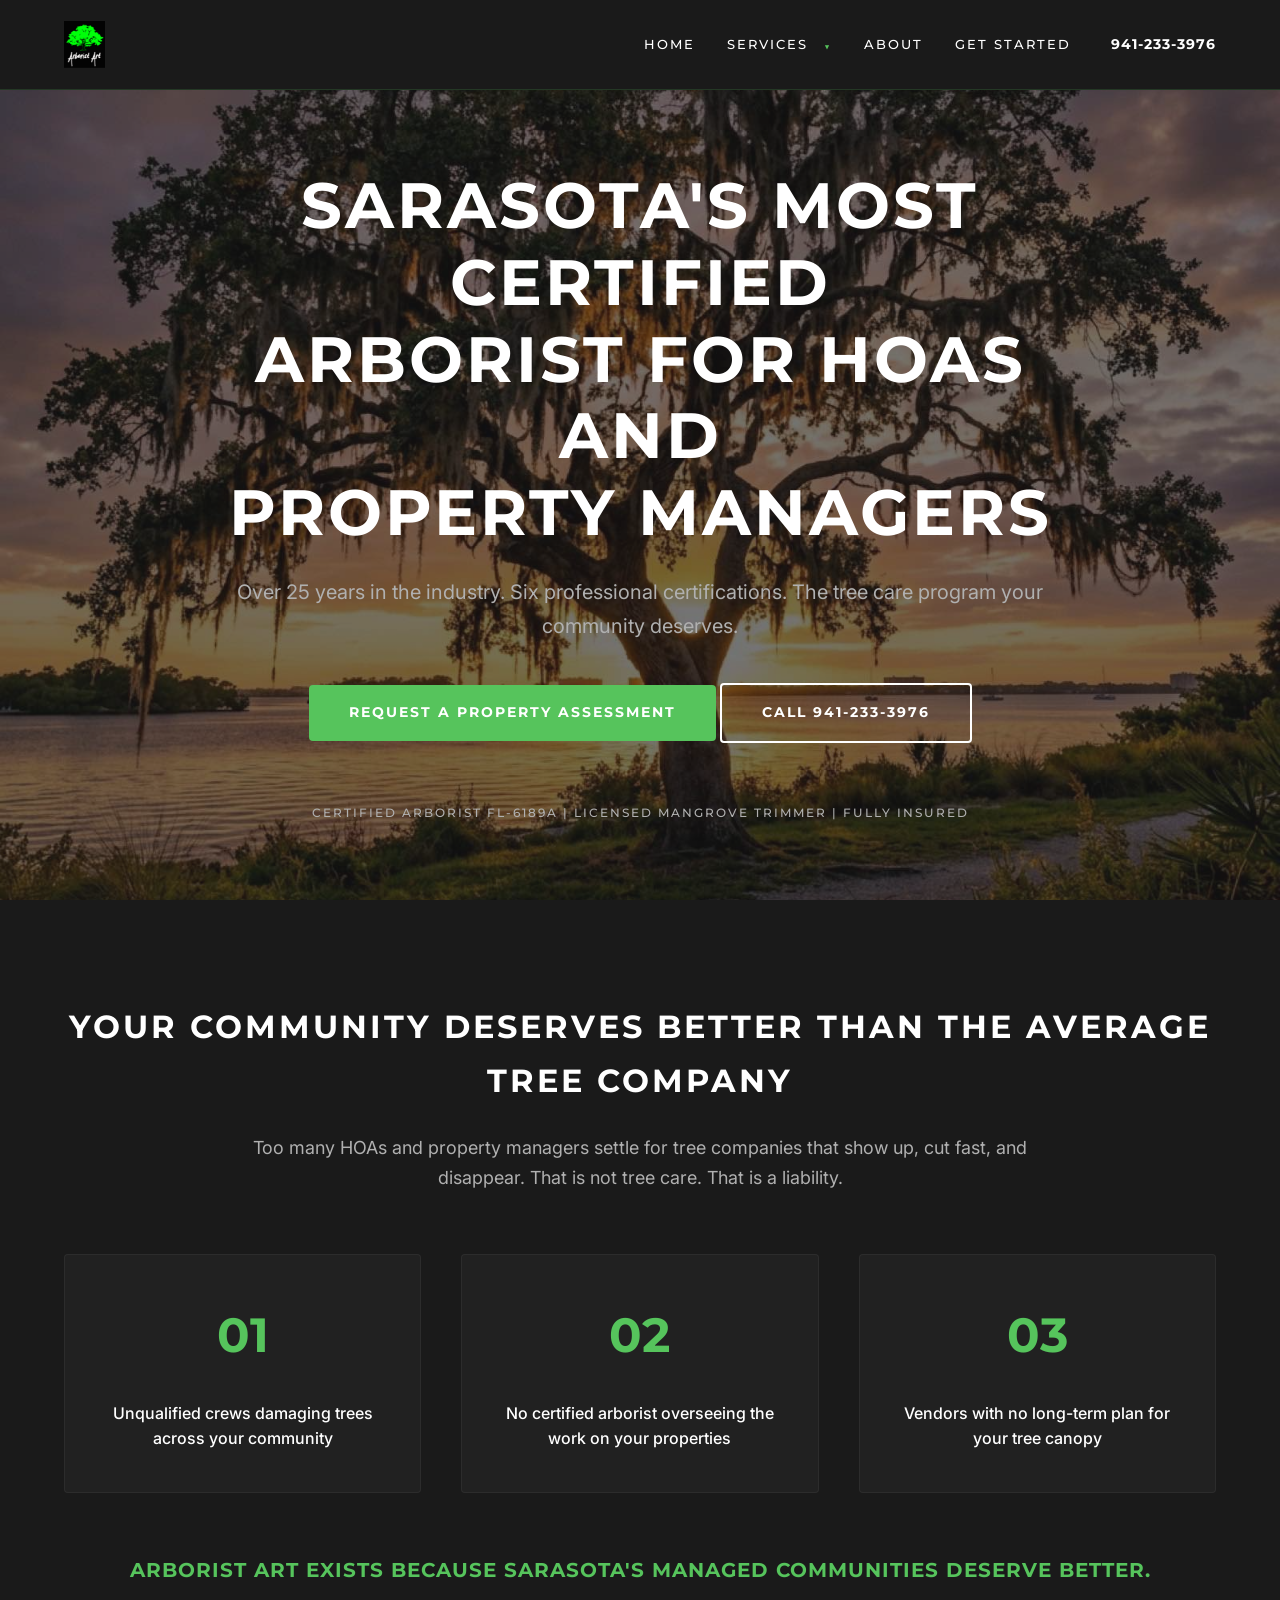
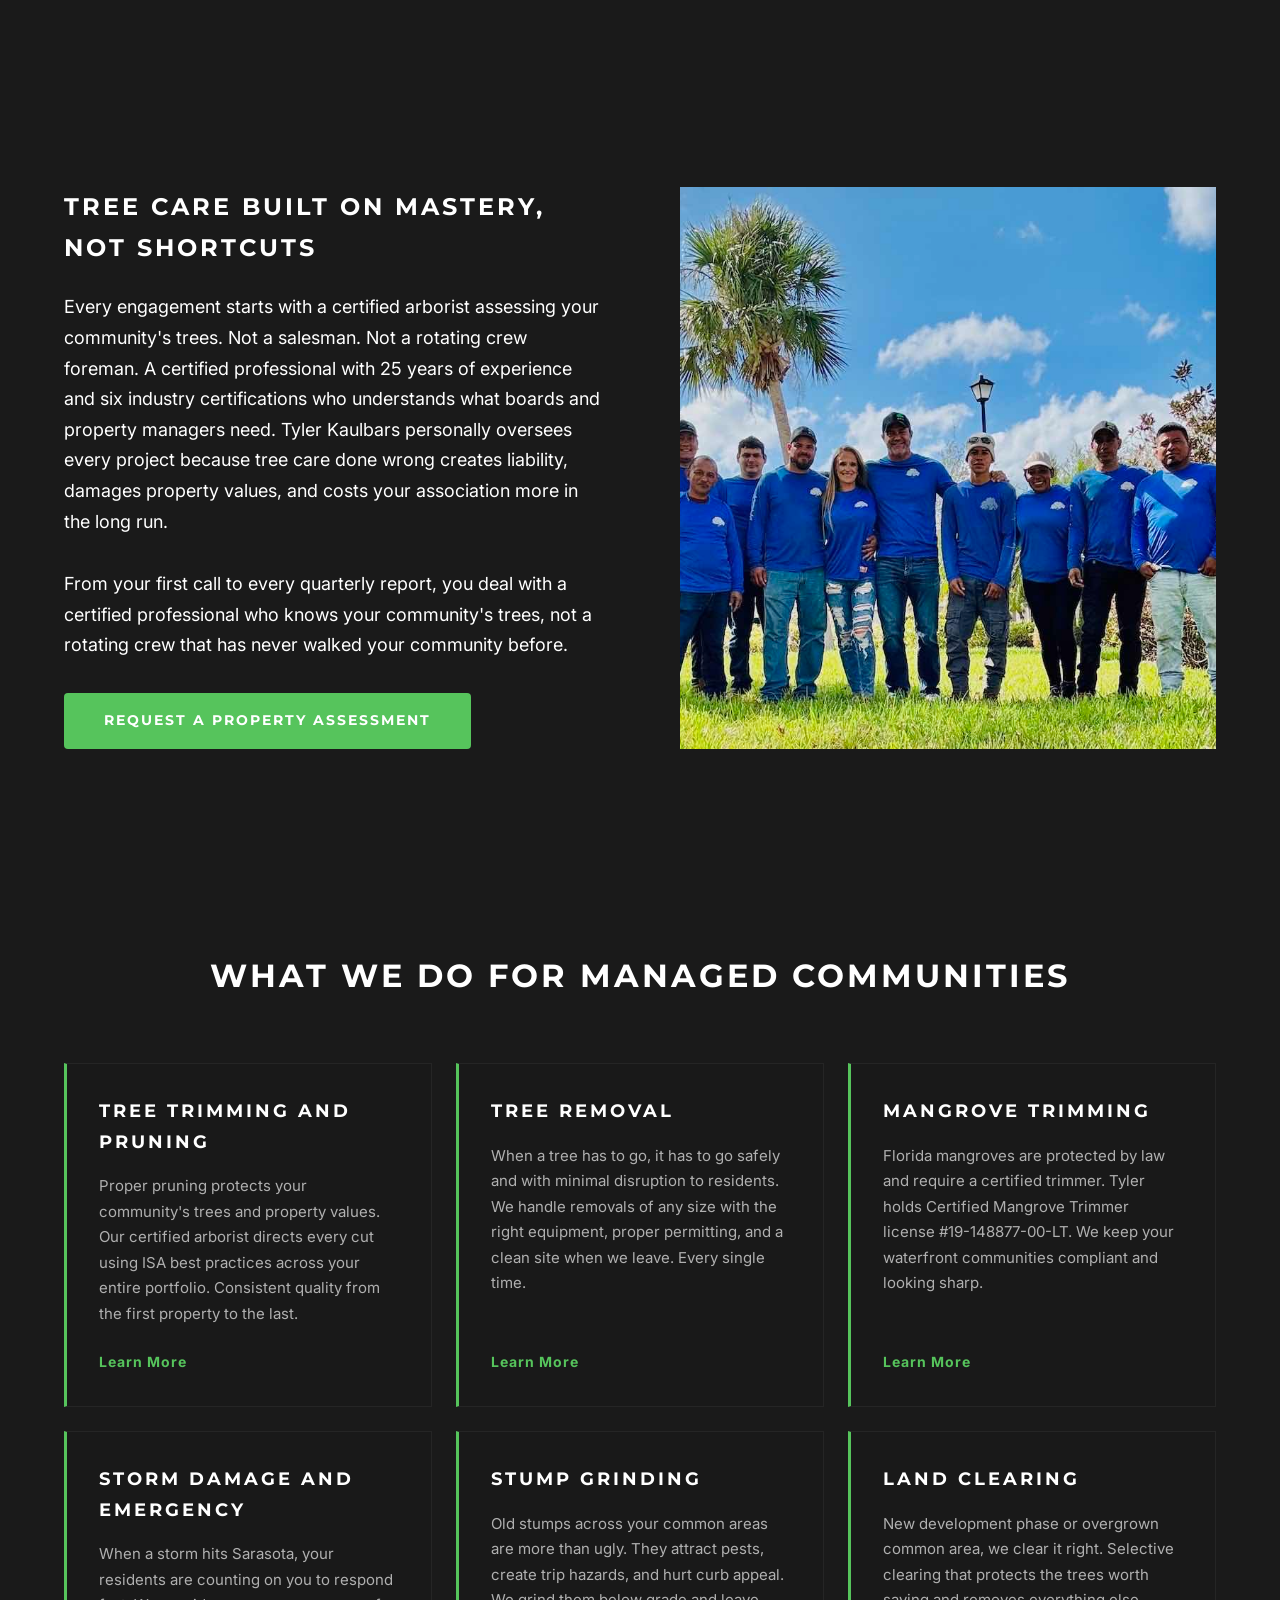
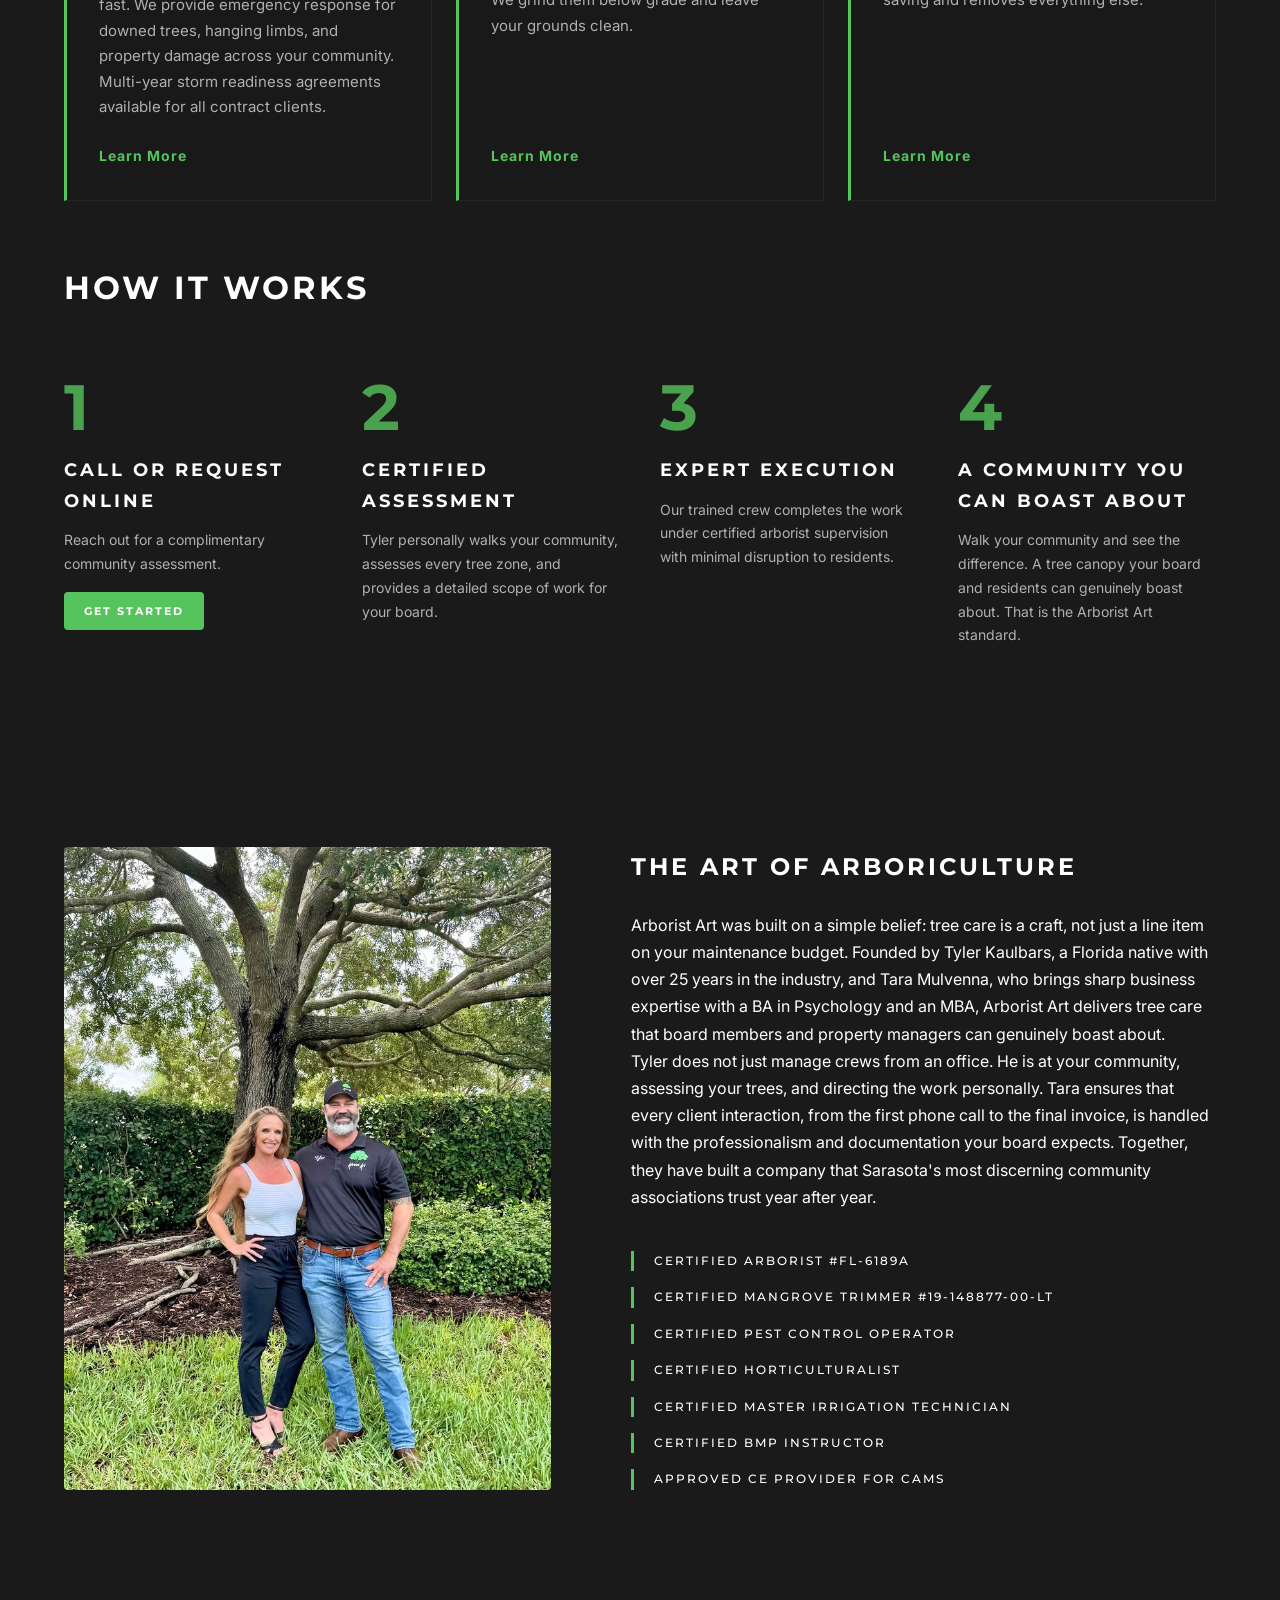
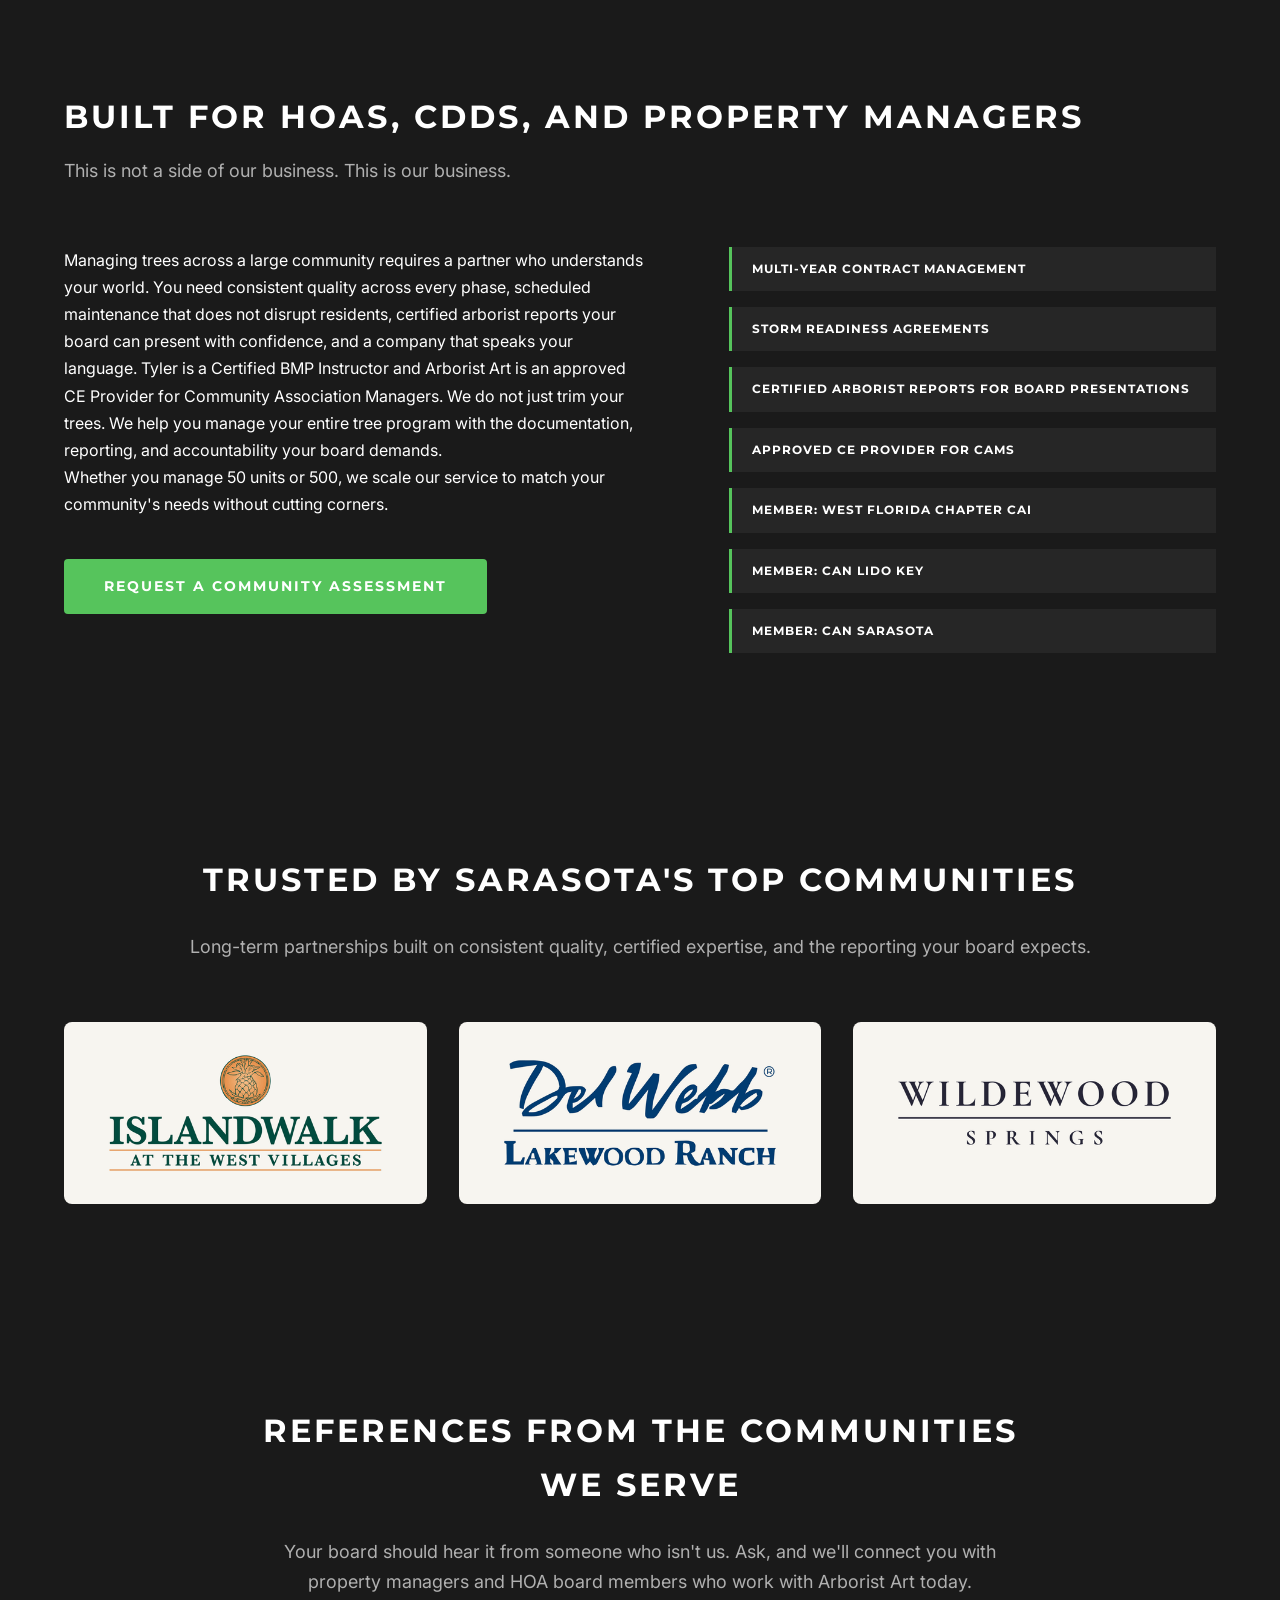
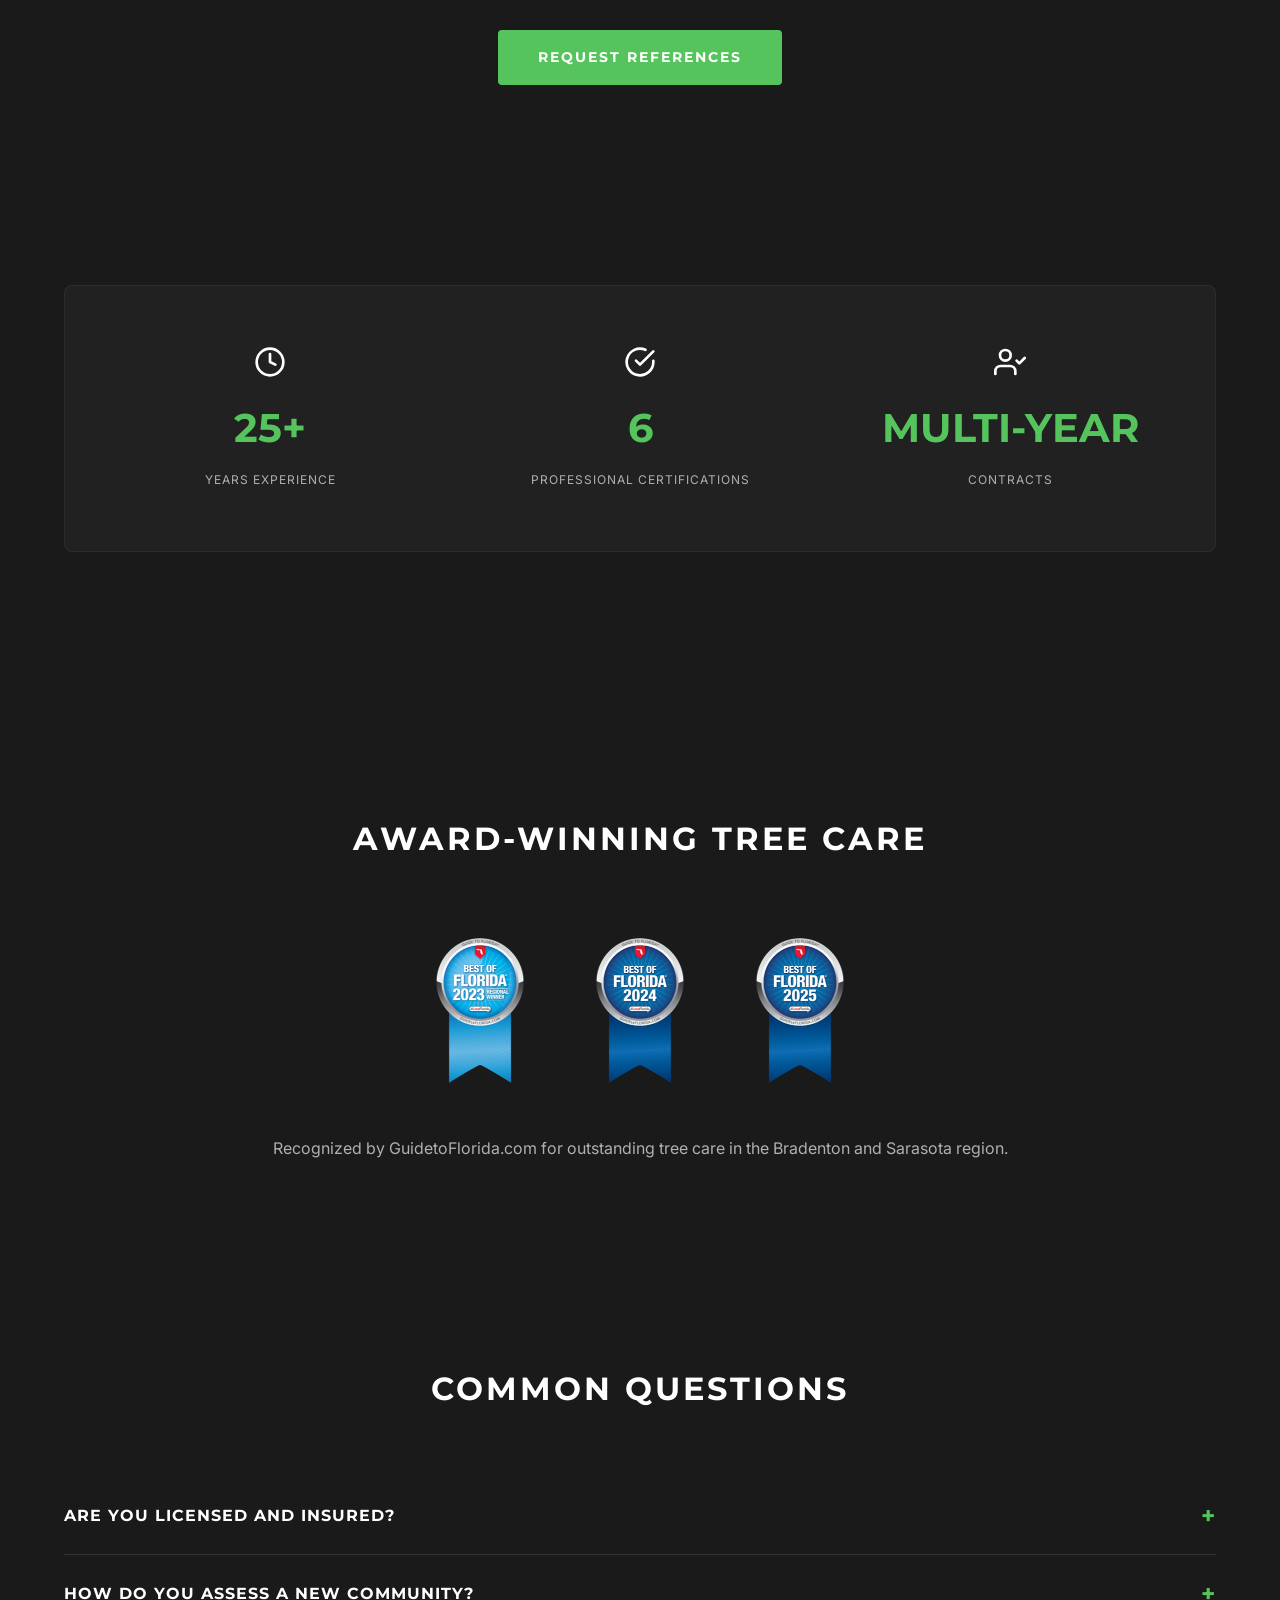
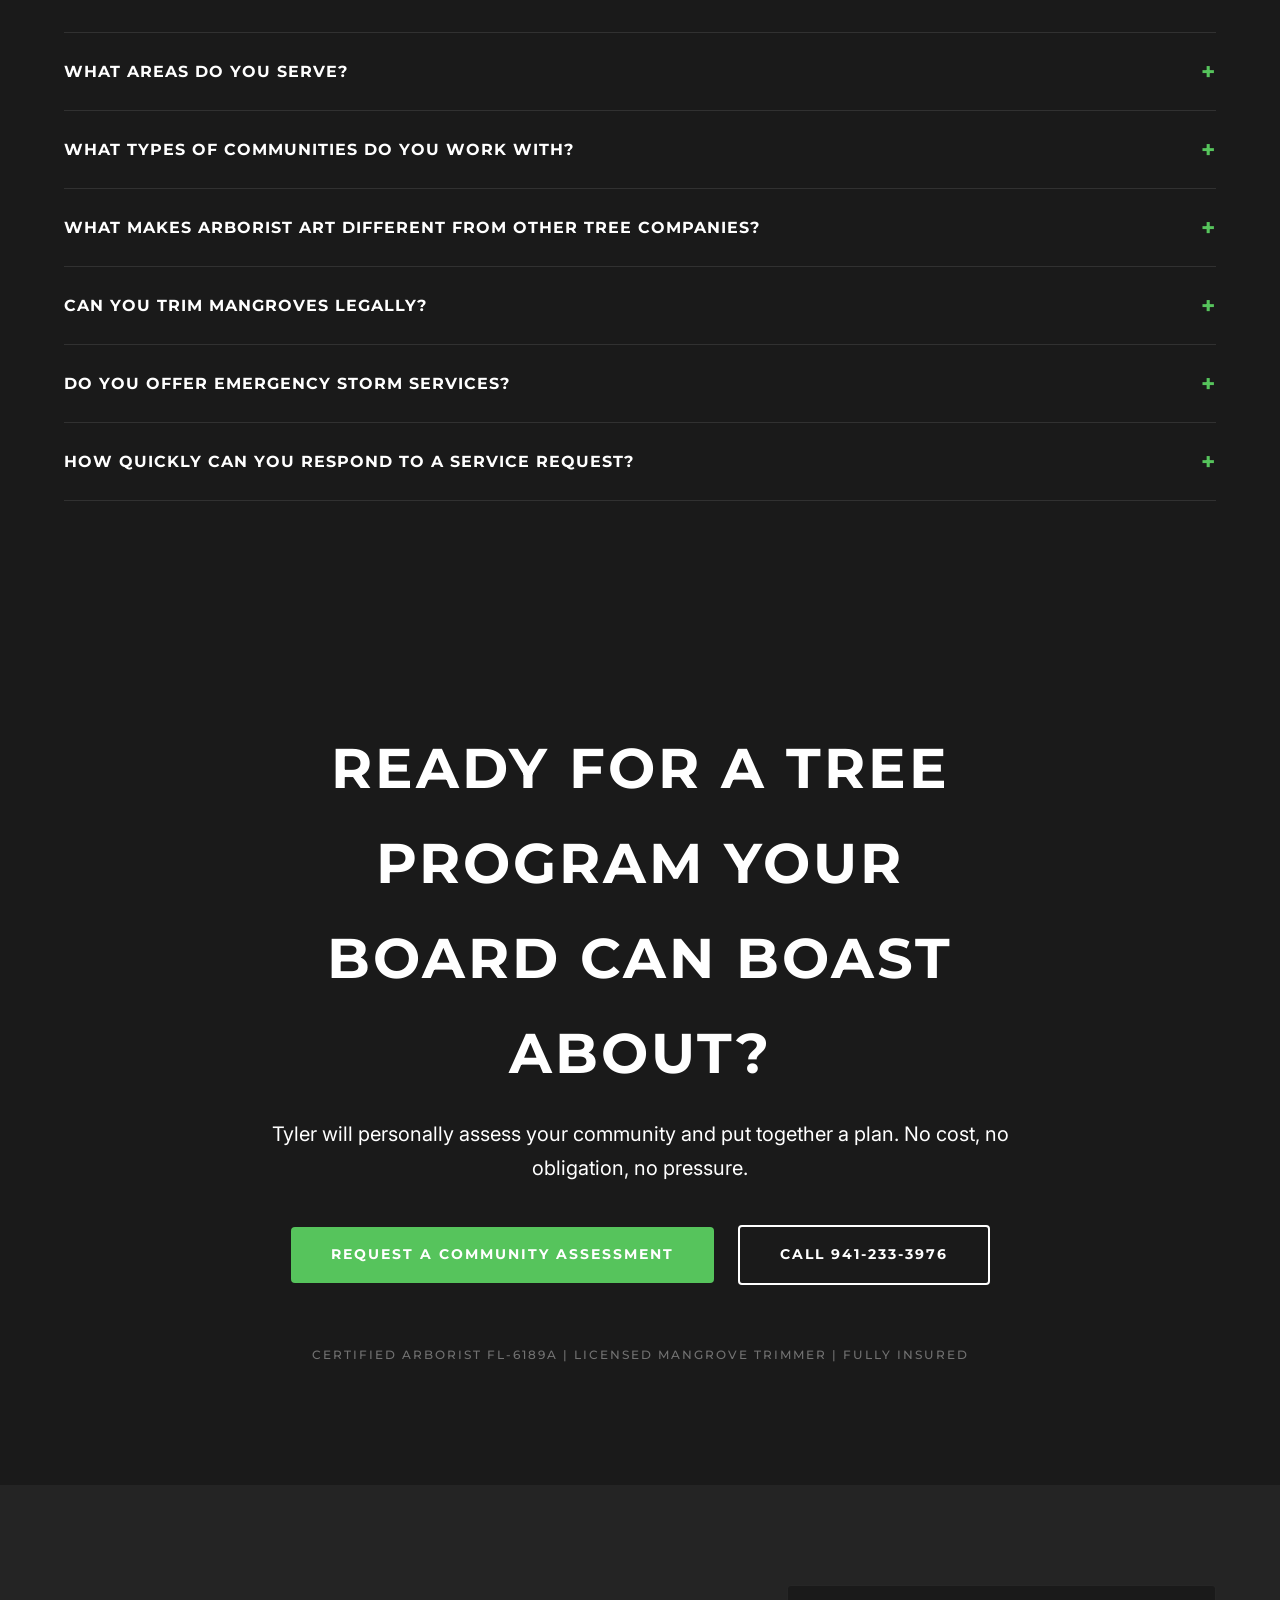
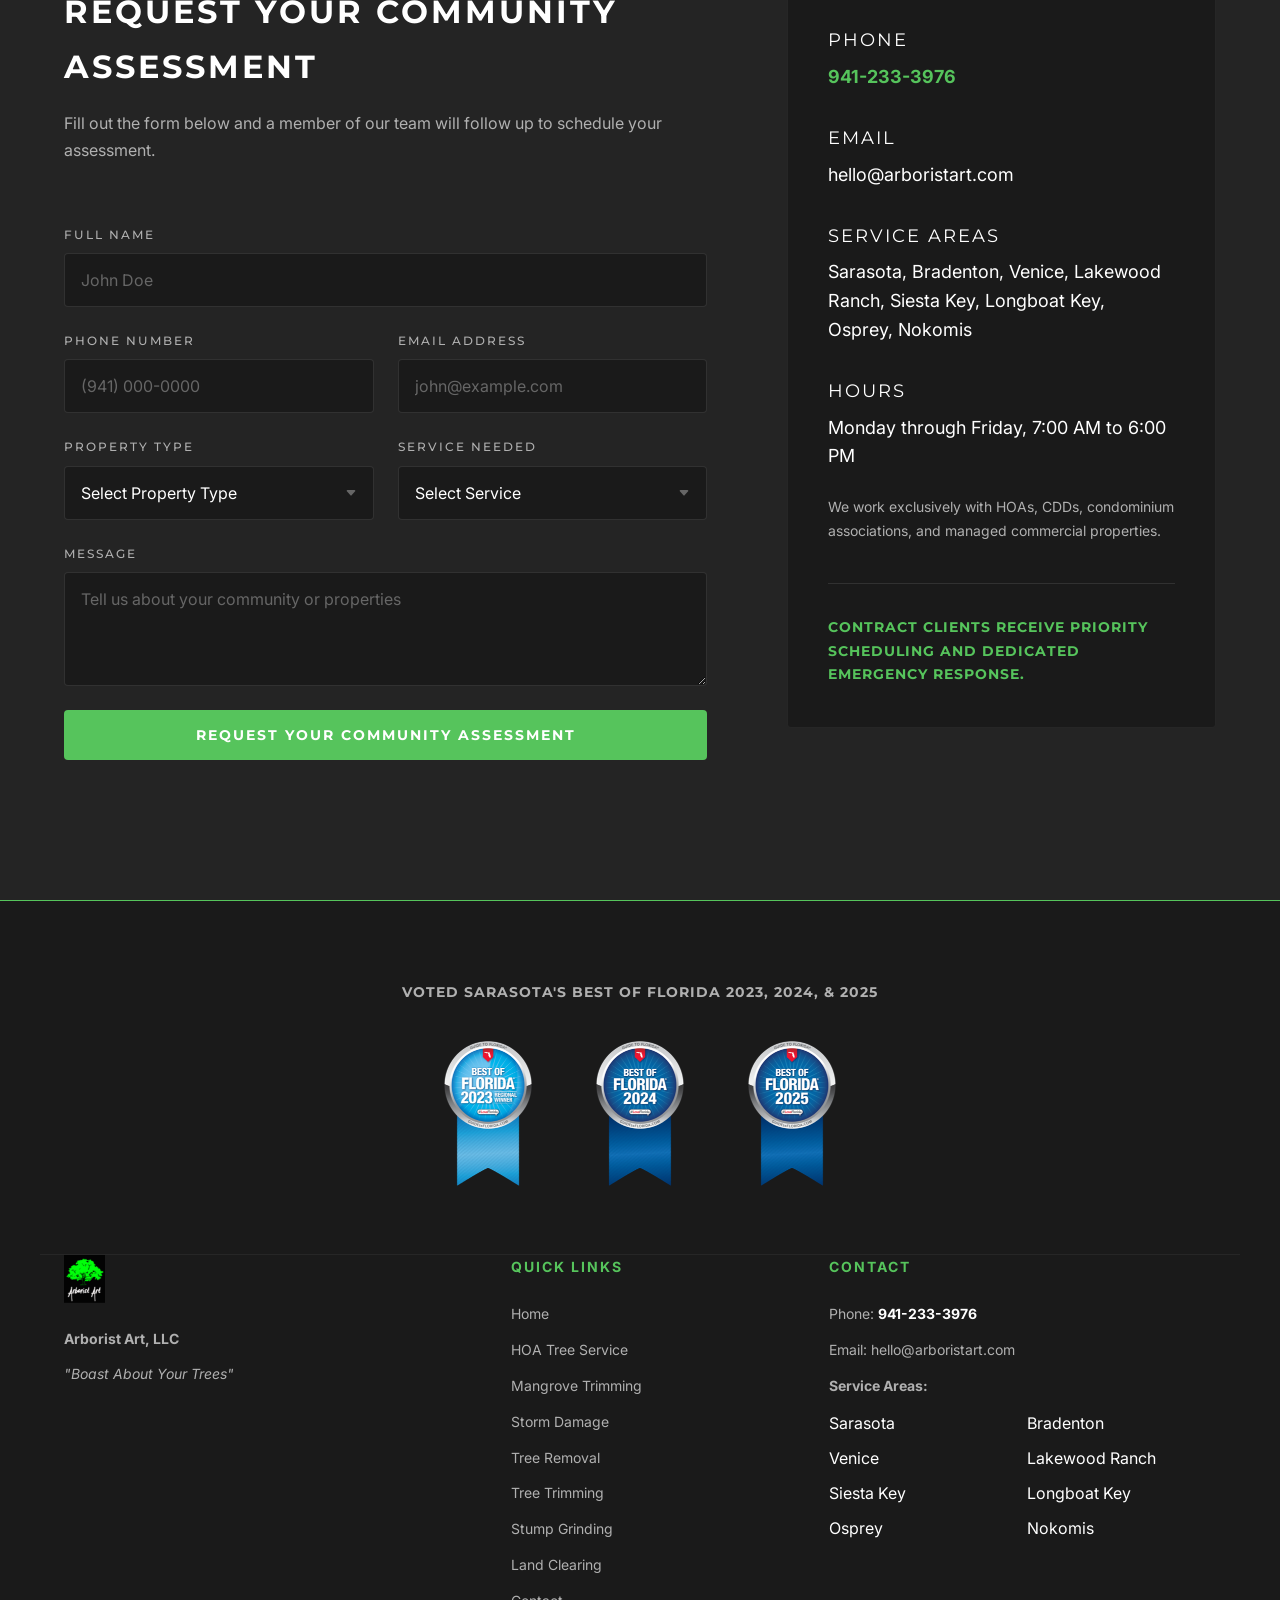
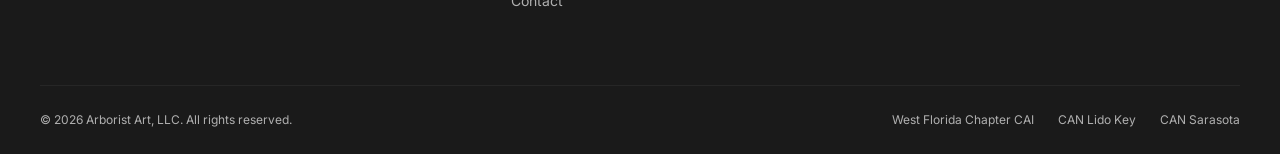
<file: index.html>
<!DOCTYPE html>
<html lang="en">
<head>
    <meta charset="UTF-8">
    <meta name="viewport" content="width=device-width, initial-scale=1.0">
    <title>Arborist Art | Sarasota's Certified Arborist for HOAs and Property Managers</title>
    <meta name="description" content="Sarasota's most certified arborist serving HOAs, CDDs, and property managers. 25+ years experience, six certifications, multi-year contracts. Request your community assessment today.">
    
    <!-- SEO & Social Media -->
    <link rel="canonical" href="https://arboristart.com/">
    <meta property="og:type" content="website">
    <meta property="og:site_name" content="Arborist Art">
    <meta property="og:locale" content="en_US">
    <meta property="og:title" content="Arborist Art | Certified Tree Care for Sarasota HOAs and Property Managers">
    <meta property="og:description" content="Professional tree care built for community associations. Certified arborist, licensed mangrove trimmer, and full-service crews serving Sarasota County HOAs, CDDs, and property managers.">
    <meta property="og:url" content="https://arboristart.com/">
    <meta property="og:image" content="https://arboristart.com/assets/crew-photo.jpg">
    <meta property="og:image:width" content="1200">
    <meta property="og:image:height" content="630">
    <meta name="twitter:card" content="summary_large_image">
    <meta name="twitter:title" content="Arborist Art | Certified Tree Care for Sarasota HOAs and Property Managers">
    <meta name="twitter:description" content="Professional tree care built for community associations. Certified arborist, licensed mangrove trimmer, and full-service crews serving Sarasota County HOAs, CDDs, and property managers.">
    <meta name="twitter:image" content="https://arboristart.com/assets/crew-photo.jpg">
    
    <!-- Favicons -->
    <link rel="icon" type="image/x-icon" href="favicon.ico">
    <link rel="icon" type="image/png" sizes="32x32" href="favicon-32x32.png">
    <link rel="apple-touch-icon" sizes="180x180" href="apple-touch-icon.png">
    
    <!-- Geo Meta Tags -->
    <meta name="geo.region" content="US-FL">
    <meta name="geo.placename" content="Sarasota">
    <meta name="geo.position" content="27.3364;-82.5307">
    <meta name="ICBM" content="27.3364, -82.5307">

    <!-- Schema Markup -->
    <script type="application/ld+json">
    {
      "@context": "https://schema.org",
      "@type": "TreeService",
      "name": "Arborist Art",
      "description": "Sarasota's most certified arborist serving HOAs, CDDs, and property managers. Multi-year contracts, board-ready reporting, and expert tree canopy management.",
      "url": "https://arboristart.com",
      "telephone": "+1-941-233-3976",
      "email": "hello@arboristart.com",
      "address": {
        "@type": "PostalAddress",
        "addressLocality": "Sarasota",
        "addressRegion": "FL",
        "addressCountry": "US"
      },
      "geo": {
        "@type": "GeoCoordinates",
        "latitude": "27.3364",
        "longitude": "-82.5307"
      },
      "areaServed": [
        {"@type": "City", "name": "Sarasota"},
        {"@type": "City", "name": "Bradenton"},
        {"@type": "City", "name": "Venice"},
        {"@type": "City", "name": "Lakewood Ranch"},
        {"@type": "City", "name": "Siesta Key"},
        {"@type": "City", "name": "Longboat Key"},
        {"@type": "City", "name": "Osprey"},
        {"@type": "City", "name": "Nokomis"}
      ],
      "founder": {
        "@type": "Person",
        "name": "Tyler Kaulbars",
        "jobTitle": "Certified Arborist",
        "hasCredential": [
          {"@type": "EducationalOccupationalCredential", "credentialCategory": "certification", "name": "ISA Certified Arborist #FL-6189A"},
          {"@type": "EducationalOccupationalCredential", "credentialCategory": "license", "name": "Certified Mangrove Trimmer #19-148877-00-LT"}
        ]
      },
      "priceRange": "$$",
      "openingHours": "Mo-Fr 07:00-18:00",
      "paymentAccepted": "Cash, Credit Card, Check",
      "image": "https://arboristart.com/Color%20logo%20with%20background.png",
      "sameAs": []
    }
    </script>
    <script type="application/ld+json">
    {
      "@context": "https://schema.org",
      "@type": "ItemList",
      "itemListElement": [
        {"@type": "Service", "name": "Tree Trimming and Pruning", "description": "ISA best practice pruning across community portfolios to protect assets and property values.", "provider": {"@type": "LocalBusiness", "name": "Arborist Art"}, "areaServed": "Sarasota, FL"},
        {"@type": "Service", "name": "Tree Removal", "description": "Safe tree removal of any size with certified arborist oversight and minimal resident disruption.", "provider": {"@type": "LocalBusiness", "name": "Arborist Art"}, "areaServed": "Sarasota, FL"},
        {"@type": "Service", "name": "Mangrove Trimming", "description": "Licensed mangrove trimming by Certified Mangrove Trimmer #19-148877-00-LT for association waterfronts.", "provider": {"@type": "LocalBusiness", "name": "Arborist Art"}, "areaServed": "Sarasota, FL"},
        {"@type": "Service", "name": "Storm Damage and Emergency", "description": "Emergency tree removal and storm priority response for HOAs and CDDs in Sarasota.", "provider": {"@type": "LocalBusiness", "name": "Arborist Art"}, "areaServed": "Sarasota, FL"},
        {"@type": "Service", "name": "Stump Grinding", "description": "Complete stump grinding below grade for managed communities and commercial grounds.", "provider": {"@type": "LocalBusiness", "name": "Arborist Art"}, "areaServed": "Sarasota, FL"},
        {"@type": "Service", "name": "Land Clearing", "description": "Selective clearing for new association development phases and overgrown common areas.", "provider": {"@type": "LocalBusiness", "name": "Arborist Art"}, "areaServed": "Sarasota, FL"}
      ]
    }
    </script>
    <script type="application/ld+json">
    {
      "@context": "https://schema.org",
      "@type": "FAQPage",
      "mainEntity": [
        {
          "@type": "Question",
          "name": "Are you licensed and insured?",
          "acceptedAnswer": {
            "@type": "Answer",
            "text": "Yes. Arborist Art carries full commercial auto, general liability, excess policies, and workers compensation insurance. Tyler Kaulbars is a Certified Arborist (#FL-6189A) and Certified Mangrove Trimmer (#19-148877-00-LT) in the state of Florida."
          }
        },
        {
          "@type": "Question",
          "name": "How do you assess a new community?",
          "acceptedAnswer": {
            "@type": "Answer",
            "text": "We start with a complimentary community assessment. Tyler personally walks your community, evaluates every tree zone, identifies potential risks, and provides a detailed scope of work with pricing that your board can review. No pressure, no obligation."
          }
        },
        {
          "@type": "Question",
          "name": "What areas do you serve?",
          "acceptedAnswer": {
            "@type": "Answer",
            "text": "We serve Sarasota, Bradenton, Venice, Lakewood Ranch, Siesta Key, Longboat Key, Osprey, and Nokomis."
          }
        },
        {
          "@type": "Question",
          "name": "What types of communities do you work with?",
          "acceptedAnswer": {
            "@type": "Answer",
            "text": "We work exclusively with HOAs, CDDs, condominium associations, and commercial properties managed by CAM professionals. Our entire operation is built around the needs of managed communities, from multi-year contracts to board-ready reporting."
          }
        },
        {
          "@type": "Question",
          "name": "What makes Arborist Art different from other tree companies?",
          "acceptedAnswer": {
            "@type": "Answer",
            "text": "Certifications, experience, and accountability. Tyler Kaulbars holds six professional certifications and over 25 years of experience. He personally oversees every project. Most tree companies send a crew with a chainsaw. We send a certified arborist with a plan."
          }
        },
        {
          "@type": "Question",
          "name": "Can you trim mangroves legally?",
          "acceptedAnswer": {
            "@type": "Answer",
            "text": "Yes. Mangrove trimming in Florida requires a state-certified professional trimmer. Tyler holds Certified Mangrove Trimmer license #19-148877-00-LT. We keep your waterfront looking great and keep you on the right side of the law."
          }
        },
        {
          "@type": "Question",
          "name": "Do you offer emergency storm services?",
          "acceptedAnswer": {
            "@type": "Answer",
            "text": "Yes. We provide emergency response for storm damage including downed trees, hanging limbs, and debris removal. For commercial clients, we also offer proactive storm readiness agreements."
          }
        },
        {
          "@type": "Question",
          "name": "How quickly can you respond to a service request?",
          "acceptedAnswer": {
            "@type": "Answer",
            "text": "For routine work, we typically schedule inspections within one to three business days. For emergency storm damage, we offer same-day response when possible. Commercial contract clients receive priority scheduling."
          }
        }
      ]
    }
    </script>
    <script type="application/ld+json">
    {
      "@context": "https://schema.org",
      "@type": "BreadcrumbList",
      "itemListElement": [
        {"@type": "ListItem", "position": 1, "name": "Home", "item": "https://arboristart.com"}
      ]
    }
    </script>
    
    <!-- Fonts -->
    <link rel="preconnect" href="https://fonts.googleapis.com">
    <link rel="preconnect" href="https://fonts.gstatic.com" crossorigin>
    <link href="https://fonts.googleapis.com/css2?family=Inter:wght@400;700&family=Montserrat:wght@500;700&display=swap" rel="stylesheet">
    
    <link rel="preload" as="image" href="assets/hero.jpg">
    <link rel="stylesheet" href="styles.css">
</head>
<body>
    <a href="#main-content" class="skip-link">Skip to content</a>

    <nav class="navbar" role="navigation" aria-label="Main navigation">
        <div class="container nav-content">
            <a href="index.html" class="logo-container" aria-label="Arborist Art Home">
                <img src="assets/logo-header.png" alt="Arborist Art Logo Sarasota Florida" width="180" height="48">
            </a>
            
            <div class="nav-right">
                <ul class="nav-links">
                    <li><a href="index.html">Home</a></li>
                    <li class="dropdown-item">
                        <a href="#" class="dropdown-toggle" aria-haspopup="true" aria-expanded="false">Services <span class="dropdown-chevron">▼</span></a>
                        <ul class="nav-dropdown">
                            <li><a href="tree-trimming.html">Tree Trimming and Pruning</a></li>
                            <li><a href="tree-removal.html">Tree Removal</a></li>
                            <li><a href="mangrove-trimming.html">Mangrove Trimming</a></li>
                            <li><a href="storm-damage.html">Storm Damage</a></li>
                            <li><a href="stump-grinding.html">Stump Grinding</a></li>
                            <li><a href="land-clearing.html">Land Clearing</a></li>
                        </ul>
                    </li>
                    <li><a href="about.html">About</a></li>
                    <li><a href="index.html#contact-form">Get Started</a></li>
                </ul>
                <a href="tel:9412333976" data-tracking="phone-call" data-location="nav" aria-label="Call Arborist Art at 941-233-3976" class="nav-phone">941-233-3976</a>
                <a href="tel:9412333976" data-tracking="phone-call" data-location="nav" aria-label="Call Arborist Art at 941-233-3976" class="nav-phone-mobile">
                    <svg viewBox="0 0 24 24" fill="none" stroke="currentColor" stroke-width="2" stroke-linecap="round" stroke-linejoin="round"><path d="M22 16.92v3a2 2 0 01-2.18 2 19.79 19.79 0 01-8.63-3.07 19.5 19.5 0 01-6-6 19.79 19.79 0 01-3.07-8.67A2 2 0 014.11 2h3a2 2 0 012 1.72 12.84 12.84 0 00.7 2.81 2 2 0 01-.45 2.11L8.09 9.91a16 16 0 006 6l1.27-1.27a2 2 0 012.11-.45 12.84 12.84 0 002.81.7A2 2 0 0122 16.92z"></path></svg>
                </a>
            </div>

            <div class="menu-toggle">
                <span></span>
                <span></span>
                <span></span>
            </div>
        </div>
    </nav>

    <header class="hero" role="banner">
        <div class="hero-overlay"></div>
        <div class="container hero-content">
            <h1 class="display-text">Sarasota's Most Certified <br>Arborist for HOAs and <br>Property Managers</h1>
            <p>Over 25 years in the industry. Six professional certifications. The tree care program your community deserves.</p>
            
            <div class="hero-actions">
                <a href="#contact-form" data-tracking="cta-click" data-location="hero" class="btn btn-primary" aria-label="Request a community assessment in Sarasota">Request a Property Assessment</a>
                <a href="tel:9412333976" data-tracking="phone-call" data-location="hero" aria-label="Call Arborist Art at 941-233-3976" class="btn btn-outline">Call 941-233-3976</a>
            </div>

            <div class="hero-cert-line label-caps">
                Certified Arborist FL-6189A | Licensed Mangrove Trimmer | Fully Insured
            </div>
        </div>
    </header>

    <section id="main-content" class="section-dark">
        <div class="container">
            <div class="section-header text-center">
                <h2>Your Community Deserves Better Than the Average Tree Company</h2>
                <p style="margin-top: 24px; color: var(--text-sec); font-size: 18px; max-width: 800px; margin-left: auto; margin-right: auto;">Too many HOAs and property managers settle for tree companies that show up, cut fast, and disappear. That is not tree care. That is a liability.</p>
            </div>
            
            <div class="problem-grid">
                <div class="problem-card">
                    <span class="problem-number">01</span>
                    <p>Unqualified crews damaging trees across your community</p>
                </div>
                
                <div class="problem-card">
                    <span class="problem-number">02</span>
                    <p>No certified arborist overseeing the work on your properties</p>
                </div>

                <div class="problem-card">
                    <span class="problem-number">03</span>
                    <p>Vendors with no long-term plan for your tree canopy</p>
                </div>
            </div>

            <div class="problem-footer">
                Arborist Art exists because Sarasota's managed communities deserve better.
            </div>
        </div>
    </section>

    <section id="solution-section" class="section-darker solution-section">
        <div class="container solution-grid">
            <div class="solution-text">
                <h2>Tree Care Built on Mastery, Not Shortcuts</h2>
                <p>Every engagement starts with a certified arborist assessing your community's trees. Not a salesman. Not a rotating crew foreman. A certified professional with 25 years of experience and six industry certifications who understands what boards and property managers need. Tyler Kaulbars personally oversees every project because tree care done wrong creates liability, damages property values, and costs your association more in the long run.</p>
                <p>From your first call to every quarterly report, you deal with a certified professional who knows your community's trees, not a rotating crew that has never walked your community before.</p>
                <a href="#contact-form" data-tracking="cta-click" data-location="solution-section" class="btn btn-primary" aria-label="Request a community assessment in Sarasota">Request a Property Assessment</a>
            </div>
            <div class="solution-image">
                <img src="assets/crew-photo.jpg" alt="Arborist Art certified tree care crew in Sarasota Florida" width="1600" height="793" loading="lazy" decoding="async" style="width: 100%; height: 100%; object-fit: cover;">
            </div>
        </div>
    </section>

    <section id="services" class="section-dark tight-gap-bottom" style="background-image: linear-gradient(rgba(26, 26, 26, 0.8), rgba(26, 26, 26, 0.8)), url('assets/community-entrance-luxury.jpg'); background-size: cover; background-position: center;">
        <div class="container">
            <div class="section-header text-center">
                <h2>What We Do for Managed Communities</h2>
            </div>
            
            <div class="services-grid">
                <div class="service-card">
                    <div>
                        <h3>Tree Trimming and Pruning</h3>
                        <p>Proper pruning protects your community's trees and property values. Our certified arborist directs every cut using ISA best practices across your entire portfolio. Consistent quality from the first property to the last.</p>
                    </div>
                    <a href="tree-trimming.html" class="link-green uppercase">Learn More</a>
                </div>
                
                <div class="service-card">
                    <div>
                        <h3>Tree Removal</h3>
                        <p>When a tree has to go, it has to go safely and with minimal disruption to residents. We handle removals of any size with the right equipment, proper permitting, and a clean site when we leave. Every single time.</p>
                    </div>
                    <a href="tree-removal.html" class="link-green uppercase">Learn More</a>
                </div>

                <div class="service-card">
                    <div>
                        <h3>Mangrove Trimming</h3>
                        <p>Florida mangroves are protected by law and require a certified trimmer. Tyler holds Certified Mangrove Trimmer license #19-148877-00-LT. We keep your waterfront communities compliant and looking sharp.</p>
                    </div>
                    <a href="mangrove-trimming.html" class="link-green uppercase">Learn More</a>
                </div>

                <div class="service-card">
                    <div>
                        <h3>Storm Damage and Emergency</h3>
                        <p>When a storm hits Sarasota, your residents are counting on you to respond fast. We provide emergency response for downed trees, hanging limbs, and property damage across your community. Multi-year storm readiness agreements available for all contract clients.</p>
                    </div>
                    <a href="storm-damage.html" class="link-green uppercase">Learn More</a>
                </div>

                <div class="service-card">
                    <div>
                        <h3>Stump Grinding</h3>
                        <p>Old stumps across your common areas are more than ugly. They attract pests, create trip hazards, and hurt curb appeal. We grind them below grade and leave your grounds clean.</p>
                    </div>
                    <a href="stump-grinding.html" class="link-green uppercase">Learn More</a>
                </div>

                <div class="service-card">
                    <div>
                        <h3>Land Clearing</h3>
                        <p>New development phase or overgrown common area, we clear it right. Selective clearing that protects the trees worth saving and removes everything else.</p>
                    </div>
                    <a href="land-clearing.html" class="link-green uppercase">Learn More</a>
                </div>
            </div>
        </div>
    </section>

    <section id="how-it-works" class="section-dark tight-gap-top">
        <div class="container">
            <div class="section-header">
                <h2>How It Works</h2>
            </div>

            <div class="steps-grid">
                <div class="step-card">
                    <div class="step-number">1</div>
                    <h3>Call or Request Online</h3>
                    <p>Reach out for a complimentary community assessment.</p>
                    <a href="#contact-form" data-tracking="cta-click" data-location="services" class="btn btn-primary" style="padding: 10px 20px; font-size: 11px; margin-top: 16px;">Get Started</a>
                </div>
                <div class="step-card">
                    <div class="step-number">2</div>
                    <h3>Certified Assessment</h3>
                    <p>Tyler personally walks your community, assesses every tree zone, and provides a detailed scope of work for your board.</p>
                </div>
                <div class="step-card">
                    <div class="step-number">3</div>
                    <h3>Expert Execution</h3>
                    <p>Our trained crew completes the work under certified arborist supervision with minimal disruption to residents.</p>
                </div>
                <div class="step-card">
                    <div class="step-number">4</div>
                    <h3>A Community You Can Boast About</h3>
                    <p>Walk your community and see the difference. A tree canopy your board and residents can genuinely boast about. That is the Arborist Art standard.</p>
                </div>
            </div>
        </div>
    </section>

    <section id="about" class="section-darker solution-section">
        <div class="container about-grid">
            <img src="assets/tyler-tara-owners.jpg" alt="Tyler Kaulbars and Tara Mulvenna, owners of Arborist Art" width="800" height="1000" loading="lazy" decoding="async" style="width: 100%; height: auto; aspect-ratio: 4/5; object-fit: cover; border-radius: 4px;">
            <div class="about-text">
                <h2 style="margin-bottom: 24px;">The Art of Arboriculture</h2>
                <p>Arborist Art was built on a simple belief: tree care is a craft, not just a line item on your maintenance budget. Founded by Tyler Kaulbars, a Florida native with over 25 years in the industry, and Tara Mulvenna, who brings sharp business expertise with a BA in Psychology and an MBA, Arborist Art delivers tree care that board members and property managers can genuinely boast about.</p>
                <p>Tyler does not just manage crews from an office. He is at your community, assessing your trees, and directing the work personally. Tara ensures that every client interaction, from the first phone call to the final invoice, is handled with the professionalism and documentation your board expects. Together, they have built a company that Sarasota's most discerning community associations trust year after year.</p>
                
                <div class="cert-list">
                    <div class="cert-point">Certified Arborist #FL-6189A</div>
                    <div class="cert-point">Certified Mangrove Trimmer #19-148877-00-LT</div>
                    <div class="cert-point">Certified Pest Control Operator</div>
                    <div class="cert-point">Certified Horticulturalist</div>
                    <div class="cert-point">Certified Master Irrigation Technician</div>
                    <div class="cert-point">Certified BMP Instructor</div>
                    <div class="cert-point">Approved CE Provider for CAMs</div>
                </div>
            </div>
        </div>
    </section>

    <section id="commercial-section" class="section-darker">
        <div class="container">
            <div class="section-header">
                <h2>Built for HOAs, CDDs, and Property Managers</h2>
                <p style="margin-top: 12px; color: var(--text-sec); font-size: 18px;">This is not a side of our business. This is our business.</p>
            </div>

            <div class="commercial-grid">
                <div class="commercial-text">
                    <p>Managing trees across a large community requires a partner who understands your world. You need consistent quality across every phase, scheduled maintenance that does not disrupt residents, certified arborist reports your board can present with confidence, and a company that speaks your language. Tyler is a Certified BMP Instructor and Arborist Art is an approved CE Provider for Community Association Managers. We do not just trim your trees. We help you manage your entire tree program with the documentation, reporting, and accountability your board demands.</p>
                    <p>Whether you manage 50 units or 500, we scale our service to match your community's needs without cutting corners.</p>
                    <a href="#contact-form" data-tracking="cta-click" data-location="process-section" class="btn btn-primary" style="margin-top: 40px;" aria-label="Request a community assessment for your Sarasota property">Request a Community Assessment</a>
                </div>

                <div class="credentials-list">
                    <div class="credential-item">Multi-year contract management</div>
                    <div class="credential-item">Storm readiness agreements</div>
                    <div class="credential-item">Certified arborist reports for board presentations</div>
                    <div class="credential-item">Approved CE Provider for CAMs</div>
                    <div class="credential-item">Member: West Florida Chapter CAI</div>
                    <div class="credential-item">Member: CAN Lido Key</div>
                    <div class="credential-item">Member: CAN Sarasota</div>
                </div>
            </div>
        </div>
    </section>

    <section id="portfolios" class="section-dark">
        <div class="container">
            <div class="section-header text-center">
                <h2 style="display: block; width: 100%; margin: 0 auto;">Trusted by Sarasota's Top Communities</h2>
                <p style="margin-top: 24px; color: var(--text-sec); font-size: 18px;">Long-term partnerships built on consistent quality, certified expertise, and the reporting your board expects.</p>
            </div>
            
            <div class="client-grid">
                <div class="client-card trust-card">
                    <div class="logo-placeholder"><img src="assets/community-islandwalk.png" alt="Island Walk at the West Villages logo" width="600" height="300" loading="lazy" decoding="async" class="community-logo-img"></div>
                </div>
                <div class="client-card trust-card">
                    <div class="logo-placeholder"><img src="assets/community-del-webb-lakewood-ranch.png" alt="Del Webb Lakewood Ranch logo" width="600" height="300" loading="lazy" decoding="async" class="community-logo-img"></div>
                </div>
                <div class="client-card trust-card">
                    <div class="logo-placeholder"><img src="assets/community-wildewood-springs.png" alt="Wildewood Springs name" width="600" height="300" loading="lazy" decoding="async" class="community-logo-img"></div>
                </div>
            </div>
        </div>
    </section>

    <section id="references-section" class="section-darker testimonial-section">
        <div class="container">
            <div class="section-header text-center" style="max-width: 760px; margin: 0 auto;">
                <h2 style="display: block; width: 100%; margin: 0 auto;">References From the Communities We Serve</h2>
                <p style="margin-top: 24px; color: var(--text-sec); font-size: 18px;">Your board should hear it from someone who isn't us. Ask, and we'll connect you with property managers and HOA board members who work with Arborist Art today.</p>
                <a href="#contact-form" data-tracking="cta-click" data-location="references-section" class="btn btn-primary" style="margin-top: 32px;" aria-label="Request references from Arborist Art clients">Request References</a>
            </div>
        </div>
    </section>

    <section id="stats-section" class="section-dark">
        <div class="container">
            <div class="stat-bar" style="margin-bottom: 60px;">
                <div class="stat-item">
                    <svg class="stat-icon" viewBox="0 0 24 24" fill="none" stroke="currentColor" stroke-width="2" stroke-linecap="round" stroke-linejoin="round"><circle cx="12" cy="12" r="10"/><polyline points="12 6 12 12 16 14"/></svg>
                    <span class="stat-value">25+</span>
                    <span class="stat-label">Years Experience</span>
                </div>
                <div class="stat-item">
                    <svg class="stat-icon" viewBox="0 0 24 24" fill="none" stroke="currentColor" stroke-width="2" stroke-linecap="round" stroke-linejoin="round"><path d="M22 11.08V12a10 10 0 1 1-5.93-9.14"/><polyline points="22 4 12 14.01 9 11.01"/></svg>
                    <span class="stat-value">6</span>
                    <span class="stat-label">Professional Certifications</span>
                </div>
                <div class="stat-item">
                    <svg class="stat-icon" viewBox="0 0 24 24" fill="none" stroke="currentColor" stroke-width="2" stroke-linecap="round" stroke-linejoin="round"><path d="M16 21v-2a4 4 0 0 0-4-4H5a4 4 0 0 0-4 4v2"/><circle cx="8.5" cy="7" r="4"/><polyline points="17 11 19 13 23 9"/></svg>
                    <span class="stat-value">Multi-Year</span>
                    <span class="stat-label">Contracts</span>
                </div>
            </div>
        </div>
    </section>
    <section id="awards-section" class="section-alt">
        <div class="container text-center">
            <div class="section-header">
                <h2>Award-Winning Tree Care</h2>
            </div>
            
            <div class="awards-badge-grid">
                <img src="assets/BOFL-Ribbon-2023-Regional.png" alt="Best of Florida 2023 Award" width="240" height="336" loading="lazy" decoding="async" style="width: 120px; height: auto;">
                <img src="assets/BOFL-Ribbon-2024-Best-RGBforWeb.png" alt="Best of Florida 2024 Award" width="240" height="336" loading="lazy" decoding="async" style="width: 120px; height: auto;">
                <img src="assets/BOFL-Ribbon-2025-Best-RGBforWeb.png" alt="Best of Florida 2025 Award" width="240" height="336" loading="lazy" decoding="async" style="width: 120px; height: auto;">
            </div>
            
            <p style="margin-top: 40px; color: var(--text-sec); font-size: 16px;">Recognized by GuidetoFlorida.com for outstanding tree care in the Bradenton and Sarasota region.</p>
        </div>
    </section>

    <section id="faq-section" class="section-dark">
        <div class="container">
            <div class="section-header text-center">
                <h2>Common Questions</h2>
            </div>

            <div class="faq-list">
                <div class="faq-item">
                    <button class="faq-question" aria-expanded="false">
                        <span>Are you licensed and insured?</span>
                        <span class="faq-icon">+</span>
                    </button>
                    <div class="faq-answer">
                        <div class="faq-answer-inner">
                            Yes. Arborist Art carries full commercial auto, general liability, excess policies, and workers compensation insurance. Tyler Kaulbars is a Certified Arborist (#FL-6189A) and <a href="mangrove-trimming.html" style="color: var(--accent); text-decoration: underline;">Certified Mangrove Trimmer</a> (#19-148877-00-LT) in the state of Florida.
                        </div>
                    </div>
                </div>

                <div class="faq-item">
                    <button class="faq-question" aria-expanded="false">
                        <span>How do you assess a new community?</span>
                        <span class="faq-icon">+</span>
                    </button>
                    <div class="faq-answer">
                        <div class="faq-answer-inner">
                            We start with a complimentary community assessment. Tyler personally walks your community, evaluates every tree zone, identifies potential risks, and provides a detailed scope of work with pricing that your board can review. No pressure, no obligation.
                        </div>
                    </div>
                </div>

                <div class="faq-item">
                    <button class="faq-question" aria-expanded="false">
                        <span>What areas do you serve?</span>
                        <span class="faq-icon">+</span>
                    </button>
                    <div class="faq-answer">
                        <div class="faq-answer-inner">
                            We serve Sarasota, Bradenton, Venice, Lakewood Ranch, Siesta Key, Longboat Key, Osprey, and Nokomis.
                        </div>
                    </div>
                </div>

                <div class="faq-item">
                    <button class="faq-question" aria-expanded="false">
                        <span>What types of communities do you work with?</span>
                        <span class="faq-icon">+</span>
                    </button>
                    <div class="faq-answer">
                        <div class="faq-answer-inner">
                            We work exclusively with HOAs, CDDs, condominium associations, and commercial properties managed by CAM professionals. Our entire operation is built around the needs of managed communities, from <a href="hoa-tree-service.html" style="color: var(--accent); text-decoration: underline;">multi-year contracts</a> to board-ready reporting.
                        </div>
                    </div>
                </div>

                <div class="faq-item">
                    <button class="faq-question" aria-expanded="false">
                        <span>What makes Arborist Art different from other tree companies?</span>
                        <span class="faq-icon">+</span>
                    </button>
                    <div class="faq-answer">
                        <div class="faq-answer-inner">
                            Certifications, experience, and accountability. Tyler Kaulbars holds six professional certifications and over 25 years of experience. He personally oversees every project. Most tree companies send a crew with a chainsaw. We send a certified arborist with a plan, a schedule, and a report your board can file.
                        </div>
                    </div>
                </div>

                <div class="faq-item">
                    <button class="faq-question" aria-expanded="false">
                        <span>Can you trim mangroves legally?</span>
                        <span class="faq-icon">+</span>
                    </button>
                    <div class="faq-answer">
                        <div class="faq-answer-inner">
                            Yes. Mangrove trimming in Florida requires a state-certified professional trimmer. Tyler holds Certified Mangrove Trimmer license #19-148877-00-LT. We keep your waterfront looking great and keep you on the right side of the law.
                        </div>
                    </div>
                </div>

                <div class="faq-item">
                    <button class="faq-question" aria-expanded="false">
                        <span>Do you offer emergency storm services?</span>
                        <span class="faq-icon">+</span>
                    </button>
                    <div class="faq-answer">
                        <div class="faq-answer-inner">
                            Yes. We provide emergency response for storm damage including downed trees, hanging limbs, and debris removal. For commercial clients, we also offer proactive storm readiness agreements.
                        </div>
                    </div>
                </div>

                <div class="faq-item">
                    <button class="faq-question" aria-expanded="false">
                        <span>How quickly can you respond to a service request?</span>
                        <span class="faq-icon">+</span>
                    </button>
                    <div class="faq-answer">
                        <div class="faq-answer-inner">
                            For routine work, we typically schedule assessments within one to three business days. For emergency storm damage, we offer same-day response when possible. All contract clients receive priority scheduling and dedicated response times outlined in their agreement.
                        </div>
                    </div>
                </div>
            </div>
        </div>
    </section>

    <section id="final-cta" class="final-cta">
        <div class="container cta-container">
            <h2>Ready for a Tree Program Your Board Can Boast About?</h2>
            <p>Tyler will personally assess your community and put together a plan. No cost, no obligation, no pressure.</p>
            <div class="cta-buttons">
                <a href="#contact-form" data-tracking="cta-click" data-location="cta-section" class="btn btn-primary" aria-label="Request a community assessment in Sarasota">Request a Community Assessment</a>
                <a href="tel:9412333976" data-tracking="phone-call" data-location="cta-section" aria-label="Call Arborist Art at 941-233-3976" class="btn btn-outline">Call 941-233-3976</a>
            </div>
            
            <div class="cta-badges" style="margin-top: 60px; font-family: 'Montserrat', sans-serif; font-size: 12px; font-weight: 500; letter-spacing: 2px; color: #888; text-transform: uppercase;">
                Certified Arborist FL-6189A | Licensed Mangrove Trimmer | Fully Insured
            </div>
        </div>
    </section>

    <section id="contact-form" class="section-dark contact-form-section">
        <div class="container contact-grid">
            <div class="form-column">
                <div class="section-header">
                    <h2>Request Your Community Assessment</h2>
                    <p style="margin-top: 16px; color: #B0B0B0;">Fill out the form below and a member of our team will follow up to schedule your assessment.</p>
                </div>
                <form action="#" method="POST" class="inspection-form" aria-label="Contact form">
                    <div class="form-group">
                        <label for="full-name">Full Name</label>
                        <input type="text" id="full-name" name="full-name" required placeholder="John Doe">
                    </div>
                    <div class="form-row">
                        <div class="form-group">
                            <label for="phone">Phone Number</label>
                            <input type="tel" id="phone" name="phone" required placeholder="(941) 000-0000">
                        </div>
                        <div class="form-group">
                            <label for="email">Email Address</label>
                            <input type="email" id="email" name="email" required placeholder="john@example.com">
                        </div>
                    </div>
                    <div class="form-row">
                        <div class="form-group">
                            <label for="property-type">Property Type</label>
                            <select id="property-type" name="property-type" required>
                                <option value="" disabled selected>Select Property Type</option>
                                <option value="HOA">HOA</option>
                                <option value="CDD">CDD</option>
                                <option value="Condominium Association">Condominium Association</option>
                                <option value="Commercial Property">Commercial Property</option>
                                <option value="Other">Other</option>
                            </select>
                        </div>
                        <div class="form-group">
                            <label for="service-needed">Service Needed</label>
                            <select id="service-needed" name="service-needed" required>
                                <option value="" disabled selected>Select Service</option>
                                <option value="Tree Management Program">Tree Management Program</option>
                                <option value="Tree Trimming/Pruning">Tree Trimming/Pruning</option>
                                <option value="Tree Removal">Tree Removal</option>
                                <option value="Mangrove Trimming">Mangrove Trimming</option>
                                <option value="Storm Damage/Emergency">Storm Damage/Emergency</option>
                                <option value="Stump Grinding">Stump Grinding</option>
                                <option value="Land Clearing">Land Clearing</option>
                                <option value="Arborist Consultation/Board Report">Arborist Consultation/Board Report</option>
                                <option value="Other">Other</option>
                            </select>
                        </div>
                    </div>
                    <div class="form-group">
                        <label for="message">Message</label>
                        <textarea id="message" name="message" rows="4" placeholder="Tell us about your community or properties"></textarea>
                    </div>
                    <button type="submit" class="btn btn-primary" style="width: 100%;">Request Your Community Assessment</button>
                </form>
            </div>
            <div class="details-column">
                <div class="contact-card">
                    <div class="contact-details-list">
                        <div class="detail-item">
                            <p class="label-caps">Phone</p>
                            <a href="tel:9412333976" data-tracking="phone-call" data-location="pre-footer-contact" aria-label="Call Arborist Art at 941-233-3976" class="clickable-link">941-233-3976</a>
                        </div>
                        <div class="detail-item">
                            <p class="label-caps">Email</p>
                            <p>hello@arboristart.com</p>
                        </div>
                        <div class="detail-item">
                            <p class="label-caps">Service Areas</p>
                            <p>Sarasota, Bradenton, Venice, Lakewood Ranch, Siesta Key, Longboat Key, Osprey, Nokomis</p>
                        </div>
                        <div class="detail-item">
                            <p class="label-caps">Hours</p>
                            <p>Monday through Friday, 7:00 AM to 6:00 PM</p>
                        </div>
                    </div>
                    <p style="margin-top: 24px; color: #B0B0B0; font-size: 14px;">We work exclusively with HOAs, CDDs, condominium associations, and managed commercial properties.</p>
                    <p class="emergency-badge">Contract clients receive priority scheduling and dedicated emergency response.</p>
                </div>
            </div>
        </div>
    </section>

    <footer id="contact" role="contentinfo">
        <div class="container" style="padding-bottom: 40px; border-bottom: 1px solid rgba(255,255,255,0.05); text-align: center;">
            <p style="font-family: 'Montserrat', sans-serif; font-weight: 700; color: #B0B0B0; margin-bottom: 24px; text-transform: uppercase; letter-spacing: 1px; font-size: 14px;">Voted Sarasota's Best of Florida 2023, 2024, & 2025</p>
            <div style="display: flex; justify-content: center; gap: 32px; align-items: center; flex-wrap: wrap; margin-bottom: 16px;">
                <img src="assets/BOFL-Ribbon-2023-Regional.png" alt="Best of Florida 2023 Award" width="240" height="336" loading="lazy" decoding="async" style="width: 120px; height: auto;">
                <img src="assets/BOFL-Ribbon-2024-Best-RGBforWeb.png" alt="Best of Florida 2024 Award" width="240" height="336" loading="lazy" decoding="async" style="width: 120px; height: auto;">
                <img src="assets/BOFL-Ribbon-2025-Best-RGBforWeb.png" alt="Best of Florida 2025 Award" width="240" height="336" loading="lazy" decoding="async" style="width: 120px; height: auto;">
            </div>
        </div>
        <div class="container footer-main">
            <div class="footer-col">
                <img src="assets/logo-header.png" alt="Arborist Art Logo Sarasota Florida" width="180" height="48" loading="lazy" decoding="async">
                <p><strong>Arborist Art, LLC</strong></p>
                <p style="font-style: italic;">"Boast About Your Trees"</p>
            </div>
            
            <div class="footer-col">
                <h4>QUICK LINKS</h4>
                <ul>
                    <li><a href="index.html">Home</a></li>
                    <li><a href="hoa-tree-service.html">HOA Tree Service</a></li>
                    <li><a href="mangrove-trimming.html">Mangrove Trimming</a></li>
                    <li><a href="storm-damage.html">Storm Damage</a></li>
                    <li><a href="tree-removal.html">Tree Removal</a></li>
                    <li><a href="tree-trimming.html">Tree Trimming</a></li>
                    <li><a href="stump-grinding.html">Stump Grinding</a></li>
                    <li><a href="land-clearing.html">Land Clearing</a></li>
                    <li><a href="#contact-form" data-tracking="cta-click" data-location="footer">Contact</a></li>
                </ul>
            </div>
            
            <div class="footer-col">
                <h4>CONTACT</h4>
                <p>Phone: <a href="tel:9412333976" data-tracking="phone-call" data-location="footer" aria-label="Call Arborist Art at 941-233-3976" style="color: white; font-weight: 700;">941-233-3976</a></p>
                <p>Email: hello@arboristart.com</p>
                <p><strong>Service Areas:</strong></p>
                <div class="service-area-list">
                    <span>Sarasota</span>
                    <span>Bradenton</span>
                    <span>Venice</span>
                    <span>Lakewood Ranch</span>
                    <span>Siesta Key</span>
                    <span>Longboat Key</span>
                    <span>Osprey</span>
                    <span>Nokomis</span>
                </div>
            </div>
        </div>
        
        <div class="container footer-bottom">
            <p>&copy; 2026 Arborist Art, LLC. All rights reserved.</p>
            <div class="membership-links">
                <span>West Florida Chapter CAI</span>
                <span>CAN Lido Key</span>
                <span>CAN Sarasota</span>
            </div>
        </div>
    </footer>

    <script src="js/script.js" defer></script>
    <script src="js/forms.js" defer></script>
</body>
</html>
</file>
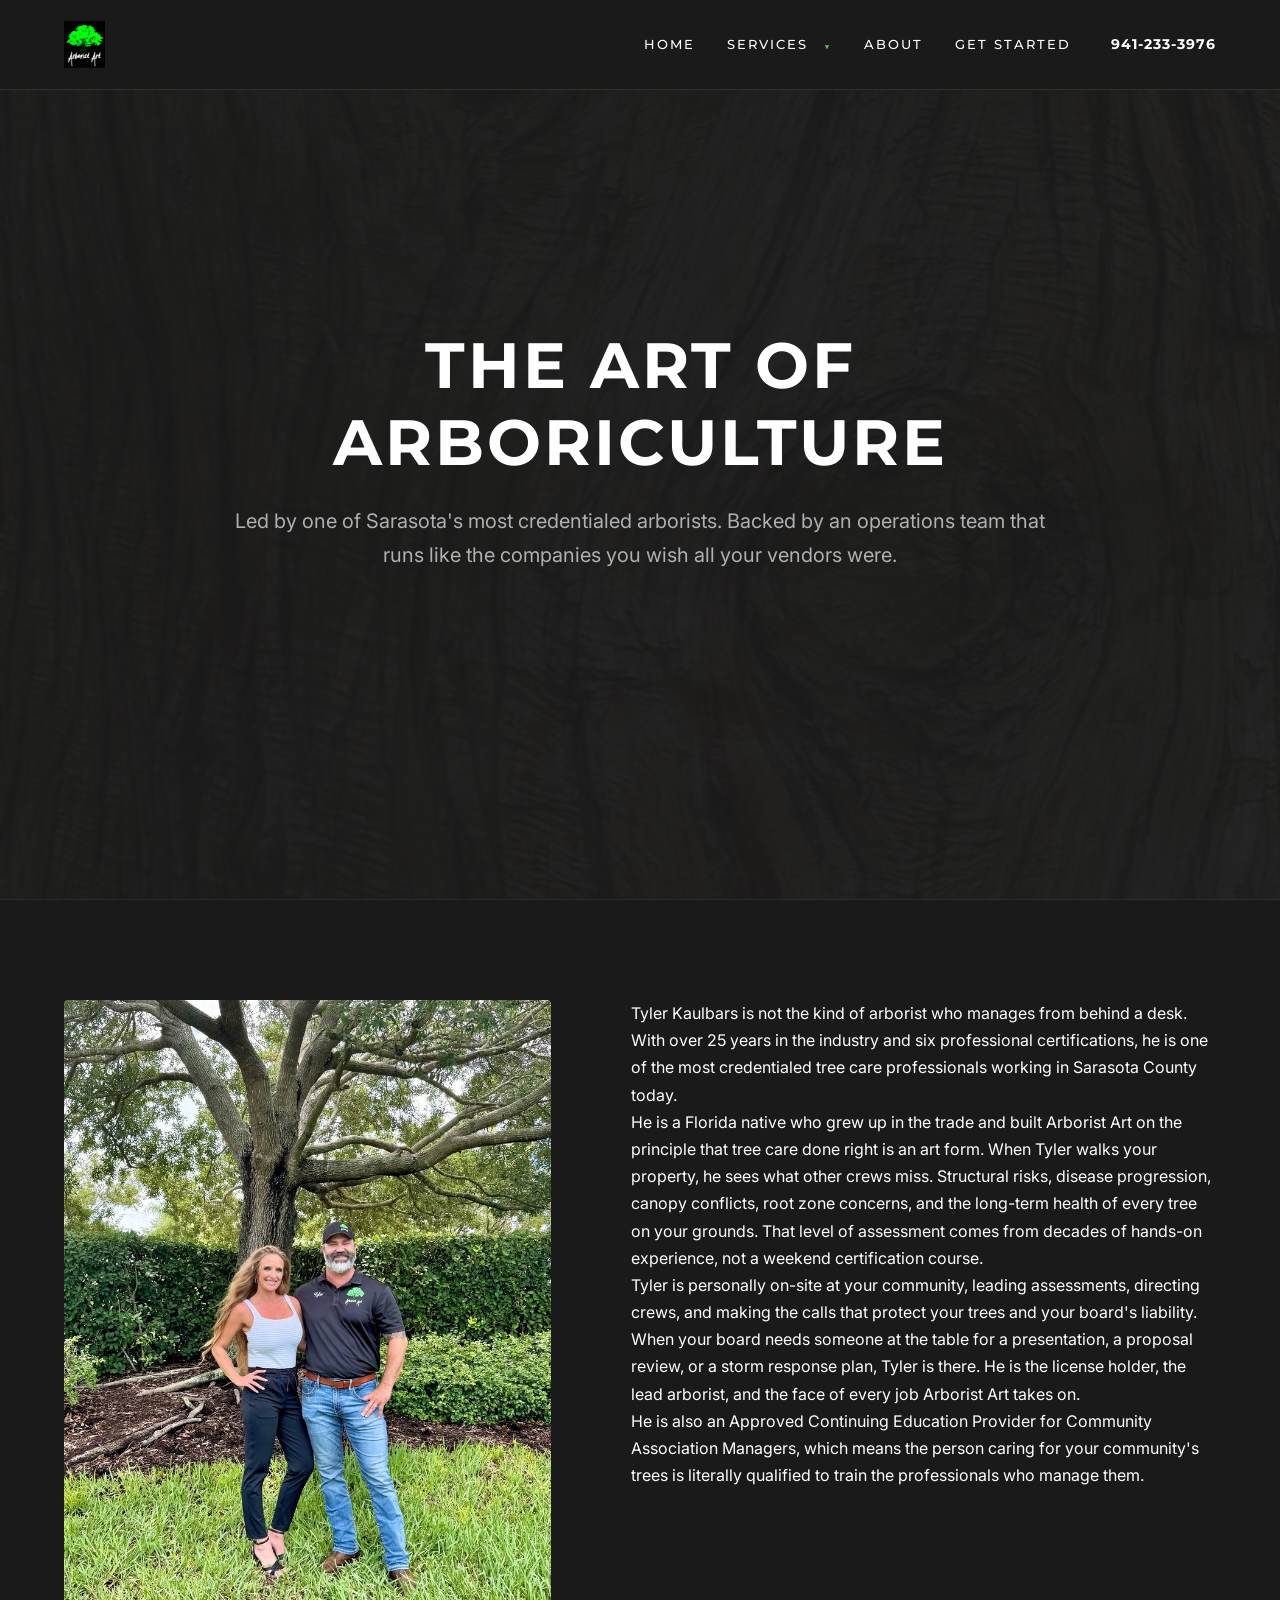
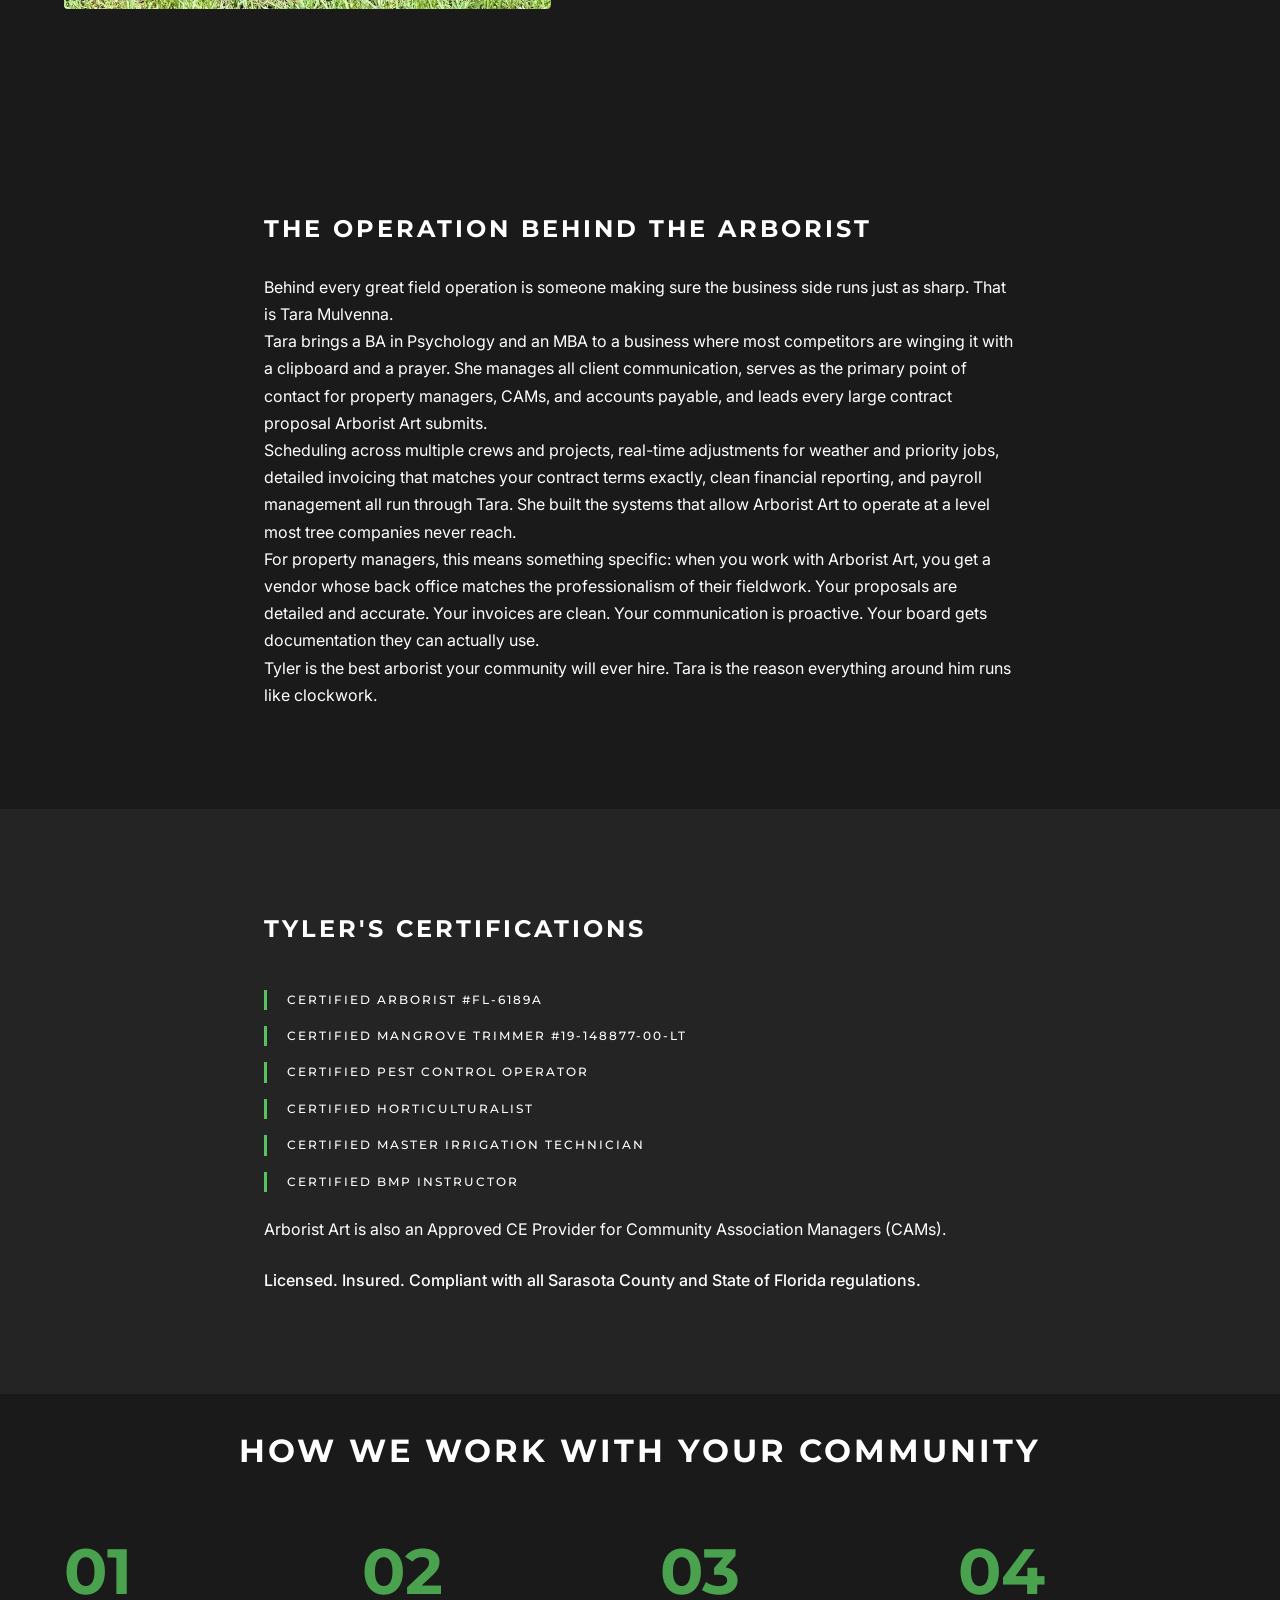
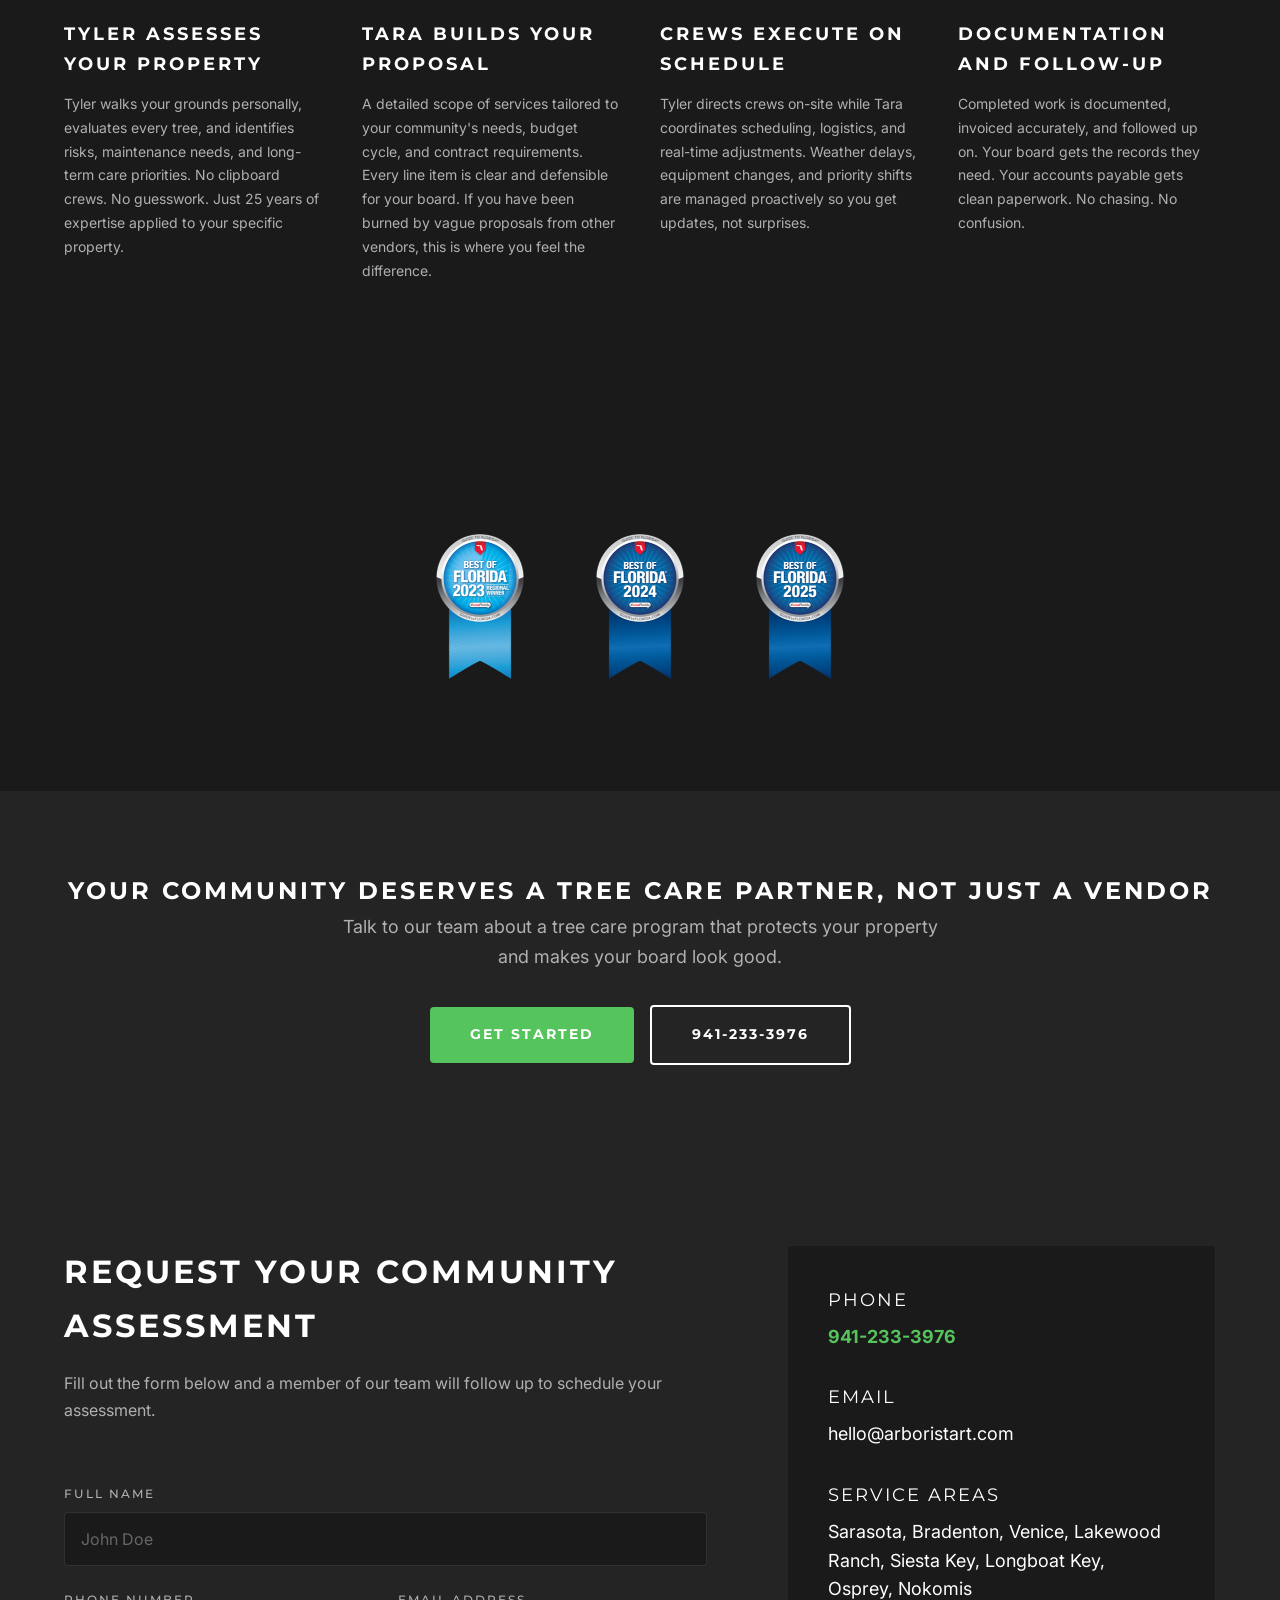
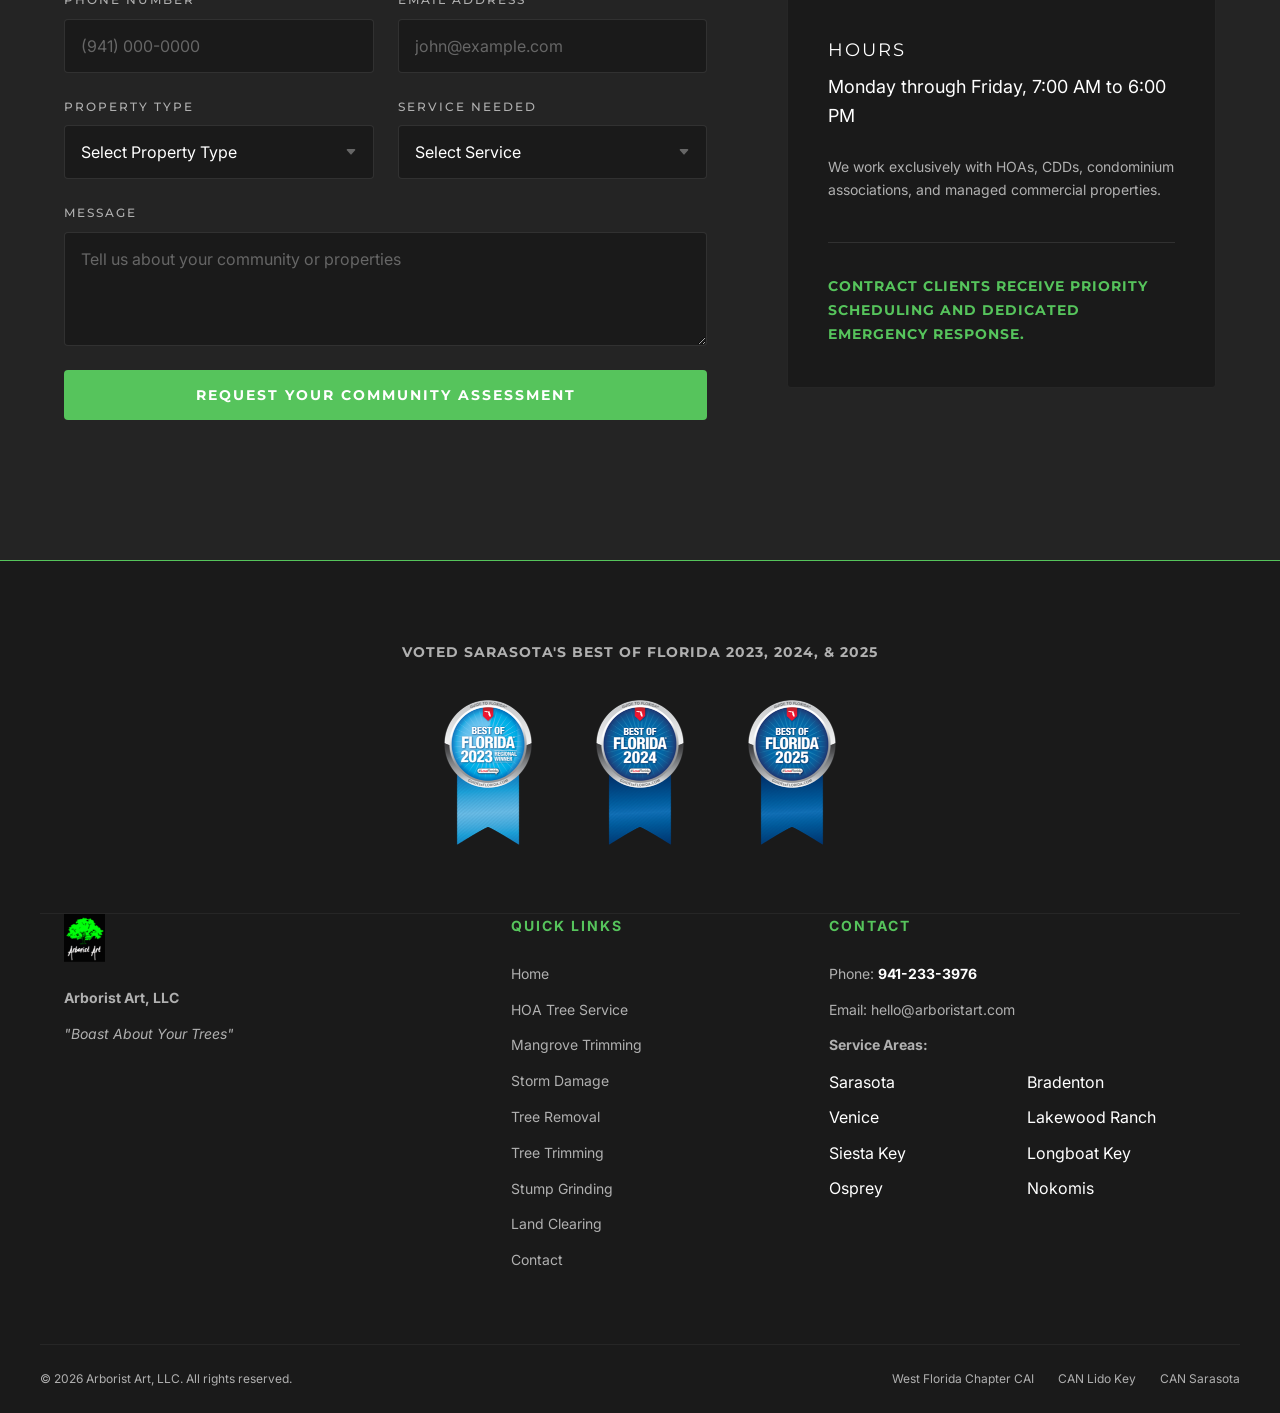
<file: about.html>
<!DOCTYPE html>
<html lang="en">
<head>
    <meta charset="UTF-8">
    <meta name="viewport" content="width=device-width, initial-scale=1.0">
    <title>About Arborist Art | Certified Arborist Tyler Kaulbars Serving Sarasota HOAs</title>
    <meta name="description" content="Meet Tyler Kaulbars, one of Sarasota's most credentialed arborists, and Tara Mulvenna, the operations leader behind Arborist Art. Six certifications, 25 years of experience, built for HOAs and property managers.">
    <link rel="canonical" href="https://arboristart.com/about.html">
    
    <!-- SEO & Social Media -->
    <meta property="og:type" content="website">
    <meta property="og:site_name" content="Arborist Art">
    <meta property="og:locale" content="en_US">
    <meta property="og:title" content="About Arborist Art | Certified Arborist Tyler Kaulbars Serving Sarasota HOAs">
    <meta property="og:description" content="Meet Tyler Kaulbars, one of Sarasota's most credentialed arborists, and Tara Mulvenna, the operations leader behind Arborist Art. Six certifications, 25 years of experience, built for HOAs and property managers.">
    <meta property="og:url" content="https://arboristart.com/about.html">
    <meta property="og:image" content="https://arboristart.com/assets/crew-photo.jpg">
    <meta property="og:image:width" content="1200">
    <meta property="og:image:height" content="630">
    <meta name="twitter:card" content="summary_large_image">
    <meta name="twitter:title" content="About Arborist Art | Certified Arborist Tyler Kaulbars Serving Sarasota HOAs">
    <meta name="twitter:description" content="Meet Tyler Kaulbars, one of Sarasota's most credentialed arborists, and Tara Mulvenna, the operations leader behind Arborist Art. Six certifications, 25 years of experience, built for HOAs and property managers.">
    <meta name="twitter:image" content="https://arboristart.com/assets/crew-photo.jpg">
    
    <!-- Favicons -->
    <link rel="icon" type="image/x-icon" href="favicon.ico">
    <link rel="icon" type="image/png" sizes="32x32" href="favicon-32x32.png">
    <link rel="apple-touch-icon" sizes="180x180" href="apple-touch-icon.png">
    
    <!-- Geo Meta Tags -->
    <meta name="geo.region" content="US-FL">
    <meta name="geo.placename" content="Sarasota">
    <meta name="geo.position" content="27.3364;-82.5307">
    <meta name="ICBM" content="27.3364, -82.5307">

    <!-- Schema Markup -->
    <script type="application/ld+json">
    {
      "@context": "https://schema.org",
      "@type": "TreeService",
      "name": "Arborist Art",
      "description": "Sarasota's most certified arborist serving HOAs, CDDs, and property managers. Multi-year contracts, board-ready reporting, and expert tree canopy management.",
      "url": "https://arboristart.com",
      "telephone": "+1-941-233-3976",
      "email": "hello@arboristart.com",
      "address": {
        "@type": "PostalAddress",
        "addressLocality": "Sarasota",
        "addressRegion": "FL",
        "addressCountry": "US"
      },
      "geo": {
        "@type": "GeoCoordinates",
        "latitude": "27.3364",
        "longitude": "-82.5307"
      },
      "areaServed": [
        {"@type": "City", "name": "Sarasota"},
        {"@type": "City", "name": "Bradenton"},
        {"@type": "City", "name": "Venice"},
        {"@type": "City", "name": "Lakewood Ranch"},
        {"@type": "City", "name": "Siesta Key"},
        {"@type": "City", "name": "Longboat Key"},
        {"@type": "City", "name": "Osprey"},
        {"@type": "City", "name": "Nokomis"}
      ],
      "founder": {
        "@type": "Person",
        "name": "Tyler Kaulbars",
        "jobTitle": "Certified Arborist",
        "hasCredential": [
          {"@type": "EducationalOccupationalCredential", "credentialCategory": "certification", "name": "ISA Certified Arborist #FL-6189A"},
          {"@type": "EducationalOccupationalCredential", "credentialCategory": "license", "name": "Certified Mangrove Trimmer #19-148877-00-LT"}
        ]
      },
      "priceRange": "$$",
      "openingHours": "Mo-Fr 07:00-18:00",
      "paymentAccepted": "Cash, Credit Card, Check",
      "image": "https://arboristart.com/Color%20logo%20with%20background.png",
      "sameAs": []
    }
    </script>
    <script type="application/ld+json">
    {
      "@context": "https://schema.org",
      "@type": "FAQPage",
      "mainEntity": [
        {
          "@type": "Question",
          "name": "Who owns Arborist Art?",
          "acceptedAnswer": {
            "@type": "Answer",
            "text": "Arborist Art is owned and operated by Tyler Kaulbars, a certified arborist with over 25 years of experience and six professional certifications, and Tara Mulvenna, who leads all business operations, client relationships, and financial management."
          }
        },
        {
          "@type": "Question",
          "name": "Is Arborist Art licensed and insured?",
          "acceptedAnswer": {
            "@type": "Answer",
            "text": "Yes. Tyler Kaulbars holds six professional certifications including Certified Arborist #FL-6189A and Certified Mangrove Trimmer #19-148877-00-LT. Arborist Art is fully licensed and insured for commercial tree care in the State of Florida."
          }
        },
        {
          "@type": "Question",
          "name": "Does Arborist Art work with HOAs and CDDs?",
          "acceptedAnswer": {
            "@type": "Answer",
            "text": "Yes. Arborist Art is built specifically to serve community associations, CDDs, and property management companies in Sarasota County. Every system and process is designed for B2B tree care partnerships."
          }
        }
      ]
    }
    </script>
    <script type="application/ld+json">
    {
      "@context": "https://schema.org",
      "@type": "BreadcrumbList",
      "itemListElement": [
        {"@type": "ListItem", "position": 1, "name": "Home", "item": "https://arboristart.com"},
        {"@type": "ListItem", "position": 2, "name": "About", "item": "https://arboristart.com/about.html"}
      ]
    }
    </script>
    
    <!-- Fonts -->
    <link rel="preconnect" href="https://fonts.googleapis.com">
    <link rel="preconnect" href="https://fonts.gstatic.com" crossorigin>
    <link href="https://fonts.googleapis.com/css2?family=Inter:wght@400;700&family=Montserrat:wght@500;700&display=swap" rel="stylesheet">
    
    <link rel="preload" as="image" href="assets/bark-texture.jpg">
    <link rel="stylesheet" href="styles.css">
</head>
<body>
    <a href="#main-content" class="skip-link">Skip to content</a>

    <nav class="navbar" role="navigation" aria-label="Main navigation">
        <div class="container nav-content">
            <a href="index.html" class="logo-container" aria-label="Arborist Art Home">
                <img src="assets/logo-header.png" alt="Arborist Art Logo Sarasota Florida" width="180" height="48">
            </a>
            
            <div class="nav-right">
                <ul class="nav-links">
                    <li><a href="index.html">Home</a></li>
                    <li class="dropdown-item">
                        <a href="#" class="dropdown-toggle" aria-haspopup="true" aria-expanded="false">Services <span class="dropdown-chevron">▼</span></a>
                        <ul class="nav-dropdown">
                            <li><a href="tree-trimming.html">Tree Trimming and Pruning</a></li>
                            <li><a href="tree-removal.html">Tree Removal</a></li>
                            <li><a href="mangrove-trimming.html">Mangrove Trimming</a></li>
                            <li><a href="storm-damage.html">Storm Damage</a></li>
                            <li><a href="stump-grinding.html">Stump Grinding</a></li>
                            <li><a href="land-clearing.html">Land Clearing</a></li>
                        </ul>
                    </li>
                    <li><a href="about.html">About</a></li>
                    <li><a href="index.html#contact-form">Get Started</a></li>
                </ul>
                <a href="tel:9412333976" data-tracking="phone-call" data-location="nav" aria-label="Call Arborist Art at 941-233-3976" class="nav-phone">941-233-3976</a>
                <a href="tel:9412333976" data-tracking="phone-call" data-location="nav" aria-label="Call Arborist Art at 941-233-3976" class="nav-phone-mobile">
                    <svg viewBox="0 0 24 24" fill="none" stroke="currentColor" stroke-width="2" stroke-linecap="round" stroke-linejoin="round"><path d="M22 16.92v3a2 2 0 01-2.18 2 19.79 19.79 0 01-8.63-3.07 19.5 19.5 0 01-6-6 19.79 19.79 0 01-3.07-8.67A2 2 0 014.11 2h3a2 2 0 012 1.72 12.84 12.84 0 00.7 2.81 2 2 0 01-.45 2.11L8.09 9.91a16 16 0 006 6l1.27-1.27a2 2 0 012.11-.45 12.84 12.84 0 002.81.7A2 2 0 0122 16.92z"></path></svg>
                </a>
            </div>

            <div class="menu-toggle">
                <span></span>
                <span></span>
                <span></span>
            </div>
        </div>
    </nav>

    <header class="hero" role="banner" style="background-image: linear-gradient(rgba(26, 26, 26, 0.95), rgba(26, 26, 26, 0.95)), url('assets/bark-texture.jpg'); background-size: cover; background-position: center; border-bottom: 1px solid rgba(255,255,255,0.05); padding-top: 180px; padding-bottom: 140px;">
        <div class="container hero-content text-center">
            <h1 class="display-text">The Art of Arboriculture</h1>
            <p>Led by one of Sarasota's most credentialed arborists. Backed by an operations team that runs like the companies you wish all your vendors were.</p>
        </div>
    </header>

    <section id="main-content" class="section-darker solution-section">
        <div class="container about-grid">
            <img src="assets/tyler-tara-owners.jpg" alt="Tyler Kaulbars and Tara Mulvenna, owners of Arborist Art" width="800" height="1000" loading="eager" decoding="async" style="width: 100%; height: auto; aspect-ratio: 4/5; object-fit: cover; border-radius: 4px;">
            <div class="about-text">
                <p>Tyler Kaulbars is not the kind of arborist who manages from behind a desk. With over 25 years in the industry and six professional certifications, he is one of the most credentialed tree care professionals working in Sarasota County today.</p>
                <p>He is a Florida native who grew up in the trade and built Arborist Art on the principle that tree care done right is an art form. When Tyler walks your property, he sees what other crews miss. Structural risks, disease progression, canopy conflicts, root zone concerns, and the long-term health of every tree on your grounds. That level of assessment comes from decades of hands-on experience, not a weekend certification course.</p>
                <p>Tyler is personally on-site at your community, leading assessments, directing crews, and making the calls that protect your trees and your board's liability. When your board needs someone at the table for a presentation, a proposal review, or a storm response plan, Tyler is there. He is the license holder, the lead arborist, and the face of every job Arborist Art takes on.</p>
                <p>He is also an Approved Continuing Education Provider for Community Association Managers, which means the person caring for your community's trees is literally qualified to train the professionals who manage them.</p>
            </div>
        </div>
    </section>

    <section id="operations" class="section-dark">
        <div class="container" style="max-width: 800px; margin: 0 auto;">
            <h2 style="margin-bottom: 24px;">The Operation Behind the Arborist</h2>
            <p>Behind every great field operation is someone making sure the business side runs just as sharp. That is Tara Mulvenna.</p>
            <p>Tara brings a BA in Psychology and an MBA to a business where most competitors are winging it with a clipboard and a prayer. She manages all client communication, serves as the primary point of contact for property managers, CAMs, and accounts payable, and leads every large contract proposal Arborist Art submits.</p>
            <p>Scheduling across multiple crews and projects, real-time adjustments for weather and priority jobs, detailed invoicing that matches your contract terms exactly, clean financial reporting, and payroll management all run through Tara. She built the systems that allow Arborist Art to operate at a level most tree companies never reach.</p>
            <p>For property managers, this means something specific: when you work with Arborist Art, you get a vendor whose back office matches the professionalism of their fieldwork. Your proposals are detailed and accurate. Your invoices are clean. Your communication is proactive. Your board gets documentation they can actually use.</p>
            <p>Tyler is the best arborist your community will ever hire. Tara is the reason everything around him runs like clockwork.</p>
        </div>
    </section>

    <section id="credentials" class="section-alt">
        <div class="container" style="max-width: 800px; margin: 0 auto;">
            <h2 style="margin-bottom: 32px;">Tyler's Certifications</h2>
            <div class="cert-list">
                <div class="cert-point">Certified Arborist #FL-6189A</div>
                <div class="cert-point">Certified Mangrove Trimmer #19-148877-00-LT</div>
                <div class="cert-point">Certified Pest Control Operator</div>
                <div class="cert-point">Certified Horticulturalist</div>
                <div class="cert-point">Certified Master Irrigation Technician</div>
                <div class="cert-point">Certified BMP Instructor</div>
            </div>
            <p style="margin-top: 24px;">Arborist Art is also an Approved CE Provider for Community Association Managers (CAMs).</p>
            <p style="margin-top: 24px; font-weight: 500;">Licensed. Insured. Compliant with all Sarasota County and State of Florida regulations.</p>
        </div>
    </section>

    <section id="how-we-work" class="section-dark tight-gap-top">
        <div class="container">
            <div class="section-header text-center">
                <h2>How We Work With Your Community</h2>
            </div>
            <div class="steps-grid">
                <div class="step-card">
                    <div class="step-number">01</div>
                    <h3>Tyler Assesses Your Property</h3>
                    <p>Tyler walks your grounds personally, evaluates every tree, and identifies risks, maintenance needs, and long-term care priorities. No clipboard crews. No guesswork. Just 25 years of expertise applied to your specific property.</p>
                </div>
                <div class="step-card">
                    <div class="step-number">02</div>
                    <h3>Tara Builds Your Proposal</h3>
                    <p>A detailed scope of services tailored to your community's needs, budget cycle, and contract requirements. Every line item is clear and defensible for your board. If you have been burned by vague proposals from other vendors, this is where you feel the difference.</p>
                </div>
                <div class="step-card">
                    <div class="step-number">03</div>
                    <h3>Crews Execute on Schedule</h3>
                    <p>Tyler directs crews on-site while Tara coordinates scheduling, logistics, and real-time adjustments. Weather delays, equipment changes, and priority shifts are managed proactively so you get updates, not surprises.</p>
                </div>
                <div class="step-card">
                    <div class="step-number">04</div>
                    <h3>Documentation and Follow-Up</h3>
                    <p>Completed work is documented, invoiced accurately, and followed up on. Your board gets the records they need. Your accounts payable gets clean paperwork. No chasing. No confusion.</p>
                </div>
            </div>
        </div>
    </section>

    <section id="awards-section" class="section-alt">
        <div class="container text-center">
            <div class="awards-badge-grid">
                <img src="assets/BOFL-Ribbon-2023-Regional.png" alt="Best of Florida 2023 Award" width="240" height="336" loading="lazy" decoding="async" style="width: 120px; height: auto;">
                <img src="assets/BOFL-Ribbon-2024-Best-RGBforWeb.png" alt="Best of Florida 2024 Award" width="240" height="336" loading="lazy" decoding="async" style="width: 120px; height: auto;">
                <img src="assets/BOFL-Ribbon-2025-Best-RGBforWeb.png" alt="Best of Florida 2025 Award" width="240" height="336" loading="lazy" decoding="async" style="width: 120px; height: auto;">
            </div>
        </div>
    </section>

    <section id="cta" class="section-darker text-center" style="padding: 80px 20px;">
        <div class="container">
            <h2>Your Community Deserves a Tree Care Partner, Not Just a Vendor</h2>
            <p style="max-width: 600px; margin: 0 auto 32px; color: var(--text-sec); font-size: 18px;">Talk to our team about a tree care program that protects your property and makes your board look good.</p>
            <div class="cta-buttons" style="display: flex; justify-content: center; gap: 16px; flex-wrap: wrap;">
                <a href="#contact-form" data-tracking="cta-click" data-location="cta-section" class="btn btn-primary" aria-label="Request a community assessment in Sarasota">Get Started</a>
                <a href="tel:9412333976" data-tracking="phone-call" data-location="cta-section" aria-label="Call Arborist Art at 941-233-3976" class="btn btn-outline">941-233-3976</a>
            </div>
        </div>
    </section>

    <section id="contact-form" class="section-dark contact-form-section">
        <div class="container contact-grid">
            <div class="form-column">
                <div class="section-header">
                    <h2>Request Your Community Assessment</h2>
                    <p style="margin-top: 16px; color: #B0B0B0;">Fill out the form below and a member of our team will follow up to schedule your assessment.</p>
                </div>
                <form action="#" method="POST" class="inspection-form" aria-label="Contact form">
                    <div class="form-group">
                        <label for="full-name">Full Name</label>
                        <input type="text" id="full-name" name="full-name" required placeholder="John Doe">
                    </div>
                    <div class="form-row">
                        <div class="form-group">
                            <label for="phone">Phone Number</label>
                            <input type="tel" id="phone" name="phone" required placeholder="(941) 000-0000">
                        </div>
                        <div class="form-group">
                            <label for="email">Email Address</label>
                            <input type="email" id="email" name="email" required placeholder="john@example.com">
                        </div>
                    </div>
                    <div class="form-row">
                        <div class="form-group">
                            <label for="property-type">Property Type</label>
                            <select id="property-type" name="property-type" required>
                                <option value="" disabled selected>Select Property Type</option>
                                <option value="HOA">HOA</option>
                                <option value="CDD">CDD</option>
                                <option value="Condominium Association">Condominium Association</option>
                                <option value="Commercial Property">Commercial Property</option>
                                <option value="Other">Other</option>
                            </select>
                        </div>
                        <div class="form-group">
                            <label for="service-needed">Service Needed</label>
                            <select id="service-needed" name="service-needed" required>
                                <option value="" disabled selected>Select Service</option>
                                <option value="Tree Management Program">Tree Management Program</option>
                                <option value="Tree Trimming/Pruning">Tree Trimming/Pruning</option>
                                <option value="Tree Removal">Tree Removal</option>
                                <option value="Mangrove Trimming">Mangrove Trimming</option>
                                <option value="Storm Damage/Emergency">Storm Damage/Emergency</option>
                                <option value="Stump Grinding">Stump Grinding</option>
                                <option value="Land Clearing">Land Clearing</option>
                                <option value="Arborist Consultation/Board Report">Arborist Consultation/Board Report</option>
                                <option value="Other">Other</option>
                            </select>
                        </div>
                    </div>
                    <div class="form-group">
                        <label for="message">Message</label>
                        <textarea id="message" name="message" rows="4" placeholder="Tell us about your community or properties"></textarea>
                    </div>
                    <button type="submit" class="btn btn-primary" style="width: 100%;">Request Your Community Assessment</button>
                </form>
            </div>
            <div class="details-column">
                <div class="contact-card">
                    <div class="contact-details-list">
                        <div class="detail-item">
                            <p class="label-caps">Phone</p>
                            <a href="tel:9412333976" data-tracking="phone-call" data-location="pre-footer-contact" aria-label="Call Arborist Art at 941-233-3976" class="clickable-link">941-233-3976</a>
                        </div>
                        <div class="detail-item">
                            <p class="label-caps">Email</p>
                            <p>hello@arboristart.com</p>
                        </div>
                        <div class="detail-item">
                            <p class="label-caps">Service Areas</p>
                            <p>Sarasota, Bradenton, Venice, Lakewood Ranch, Siesta Key, Longboat Key, Osprey, Nokomis</p>
                        </div>
                        <div class="detail-item">
                            <p class="label-caps">Hours</p>
                            <p>Monday through Friday, 7:00 AM to 6:00 PM</p>
                        </div>
                    </div>
                    <p style="margin-top: 24px; color: #B0B0B0; font-size: 14px;">We work exclusively with HOAs, CDDs, condominium associations, and managed commercial properties.</p>
                    <p class="emergency-badge">Contract clients receive priority scheduling and dedicated emergency response.</p>
                </div>
            </div>
        </div>
    </section>

    <footer id="contact" role="contentinfo">
        <div class="container" style="padding-bottom: 40px; border-bottom: 1px solid rgba(255,255,255,0.05); text-align: center;">
            <p style="font-family: 'Montserrat', sans-serif; font-weight: 700; color: #B0B0B0; margin-bottom: 24px; text-transform: uppercase; letter-spacing: 1px; font-size: 14px;">Voted Sarasota's Best of Florida 2023, 2024, & 2025</p>
            <div style="display: flex; justify-content: center; gap: 32px; align-items: center; flex-wrap: wrap; margin-bottom: 16px;">
                <img src="assets/BOFL-Ribbon-2023-Regional.png" alt="Best of Florida 2023 Award" width="240" height="336" loading="lazy" decoding="async" style="width: 120px; height: auto;">
                <img src="assets/BOFL-Ribbon-2024-Best-RGBforWeb.png" alt="Best of Florida 2024 Award" width="240" height="336" loading="lazy" decoding="async" style="width: 120px; height: auto;">
                <img src="assets/BOFL-Ribbon-2025-Best-RGBforWeb.png" alt="Best of Florida 2025 Award" width="240" height="336" loading="lazy" decoding="async" style="width: 120px; height: auto;">
            </div>
        </div>
        <div class="container footer-main">
            <div class="footer-col">
                <img src="assets/logo-header.png" alt="Arborist Art Logo Sarasota Florida" width="180" height="48" loading="lazy" decoding="async">
                <p><strong>Arborist Art, LLC</strong></p>
                <p style="font-style: italic;">"Boast About Your Trees"</p>
            </div>
            
            <div class="footer-col">
                <h4>QUICK LINKS</h4>
                <ul>
                    <li><a href="index.html">Home</a></li>
                    <li><a href="hoa-tree-service.html">HOA Tree Service</a></li>
                    <li><a href="mangrove-trimming.html">Mangrove Trimming</a></li>
                    <li><a href="storm-damage.html">Storm Damage</a></li>
                    <li><a href="tree-removal.html">Tree Removal</a></li>
                    <li><a href="tree-trimming.html">Tree Trimming</a></li>
                    <li><a href="stump-grinding.html">Stump Grinding</a></li>
                    <li><a href="land-clearing.html">Land Clearing</a></li>
                    <li><a href="#contact-form" data-tracking="cta-click" data-location="footer">Contact</a></li>
                </ul>
            </div>
            
            <div class="footer-col">
                <h4>CONTACT</h4>
                <p>Phone: <a href="tel:9412333976" data-tracking="phone-call" data-location="footer" aria-label="Call Arborist Art at 941-233-3976" style="color: white; font-weight: 700;">941-233-3976</a></p>
                <p>Email: hello@arboristart.com</p>
                <p><strong>Service Areas:</strong></p>
                <div class="service-area-list">
                    <span>Sarasota</span>
                    <span>Bradenton</span>
                    <span>Venice</span>
                    <span>Lakewood Ranch</span>
                    <span>Siesta Key</span>
                    <span>Longboat Key</span>
                    <span>Osprey</span>
                    <span>Nokomis</span>
                </div>
            </div>
        </div>
        
        <div class="container footer-bottom">
            <p>&copy; 2026 Arborist Art, LLC. All rights reserved.</p>
            <div class="membership-links">
                <span>West Florida Chapter CAI</span>
                <span>CAN Lido Key</span>
                <span>CAN Sarasota</span>
            </div>
        </div>
    </footer>

    <script src="js/script.js" defer></script>
    <script src="js/forms.js" defer></script>
</body>
</html>
</file>
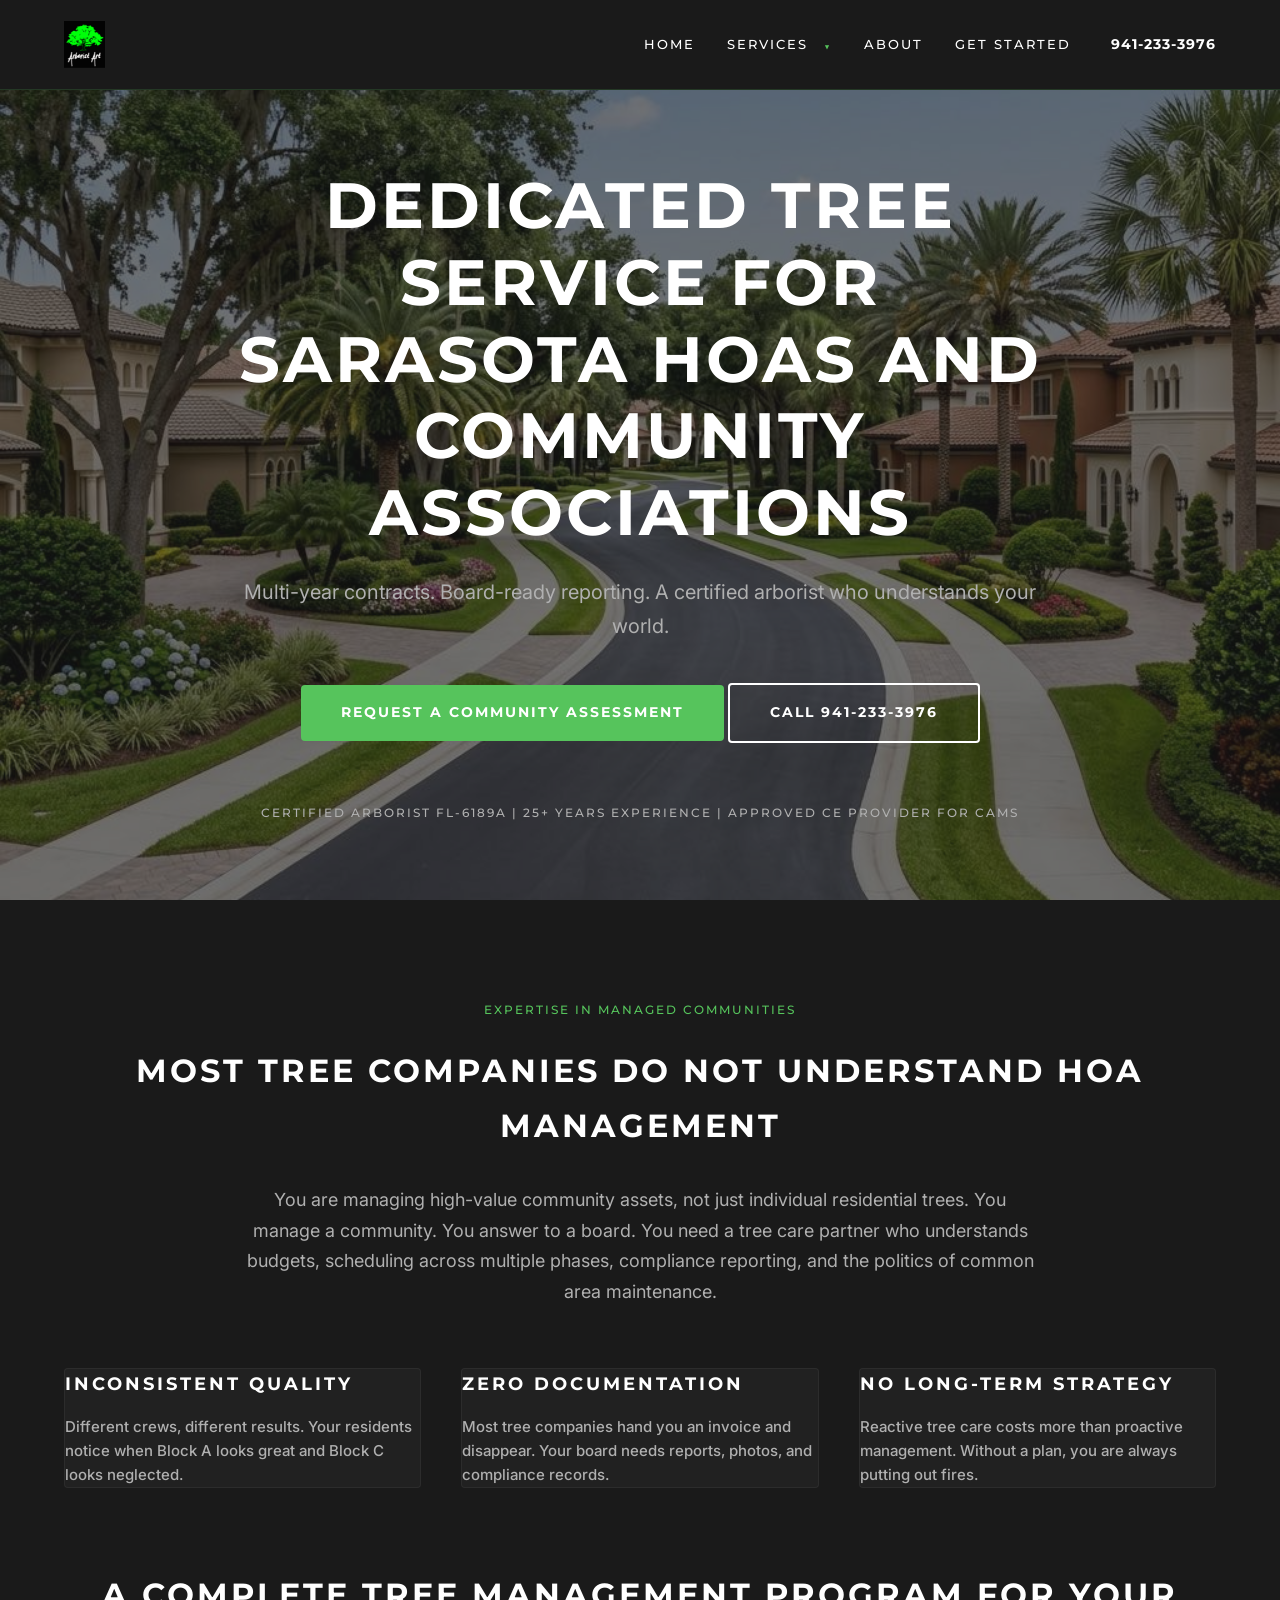
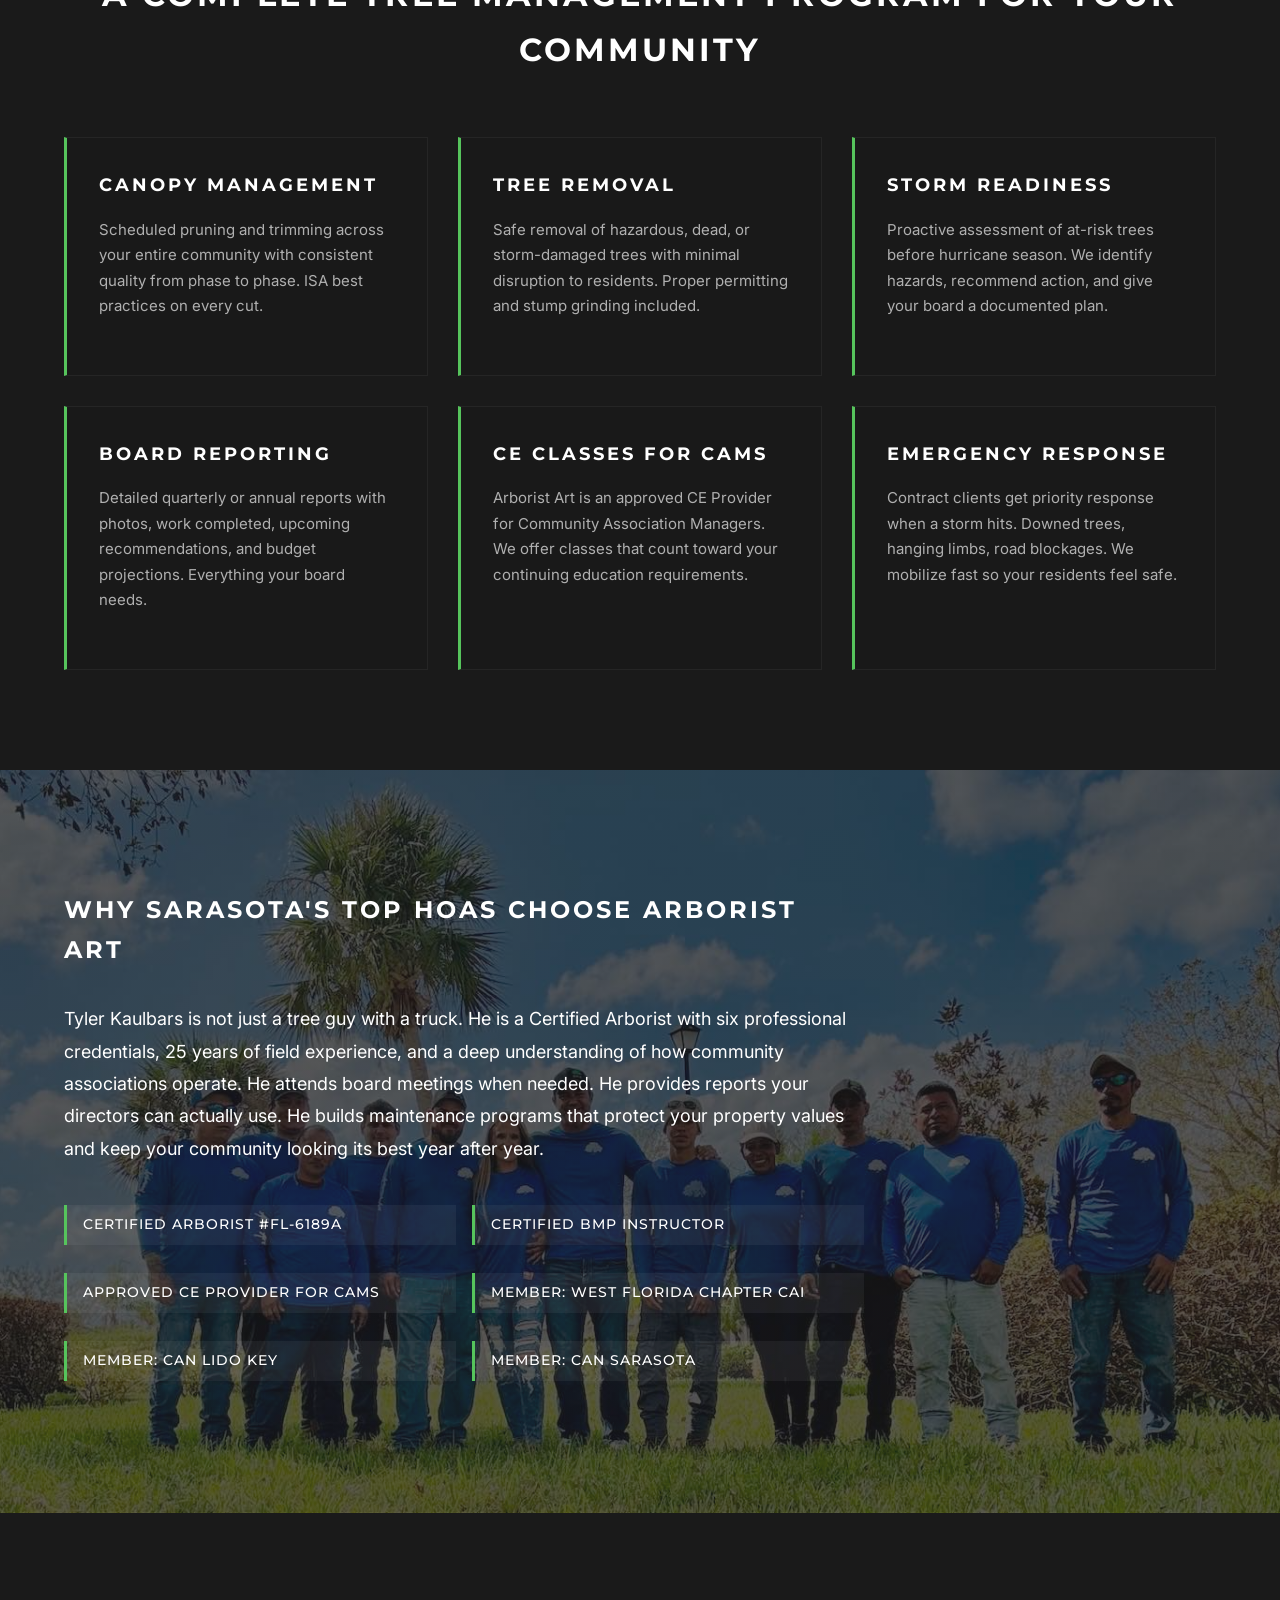
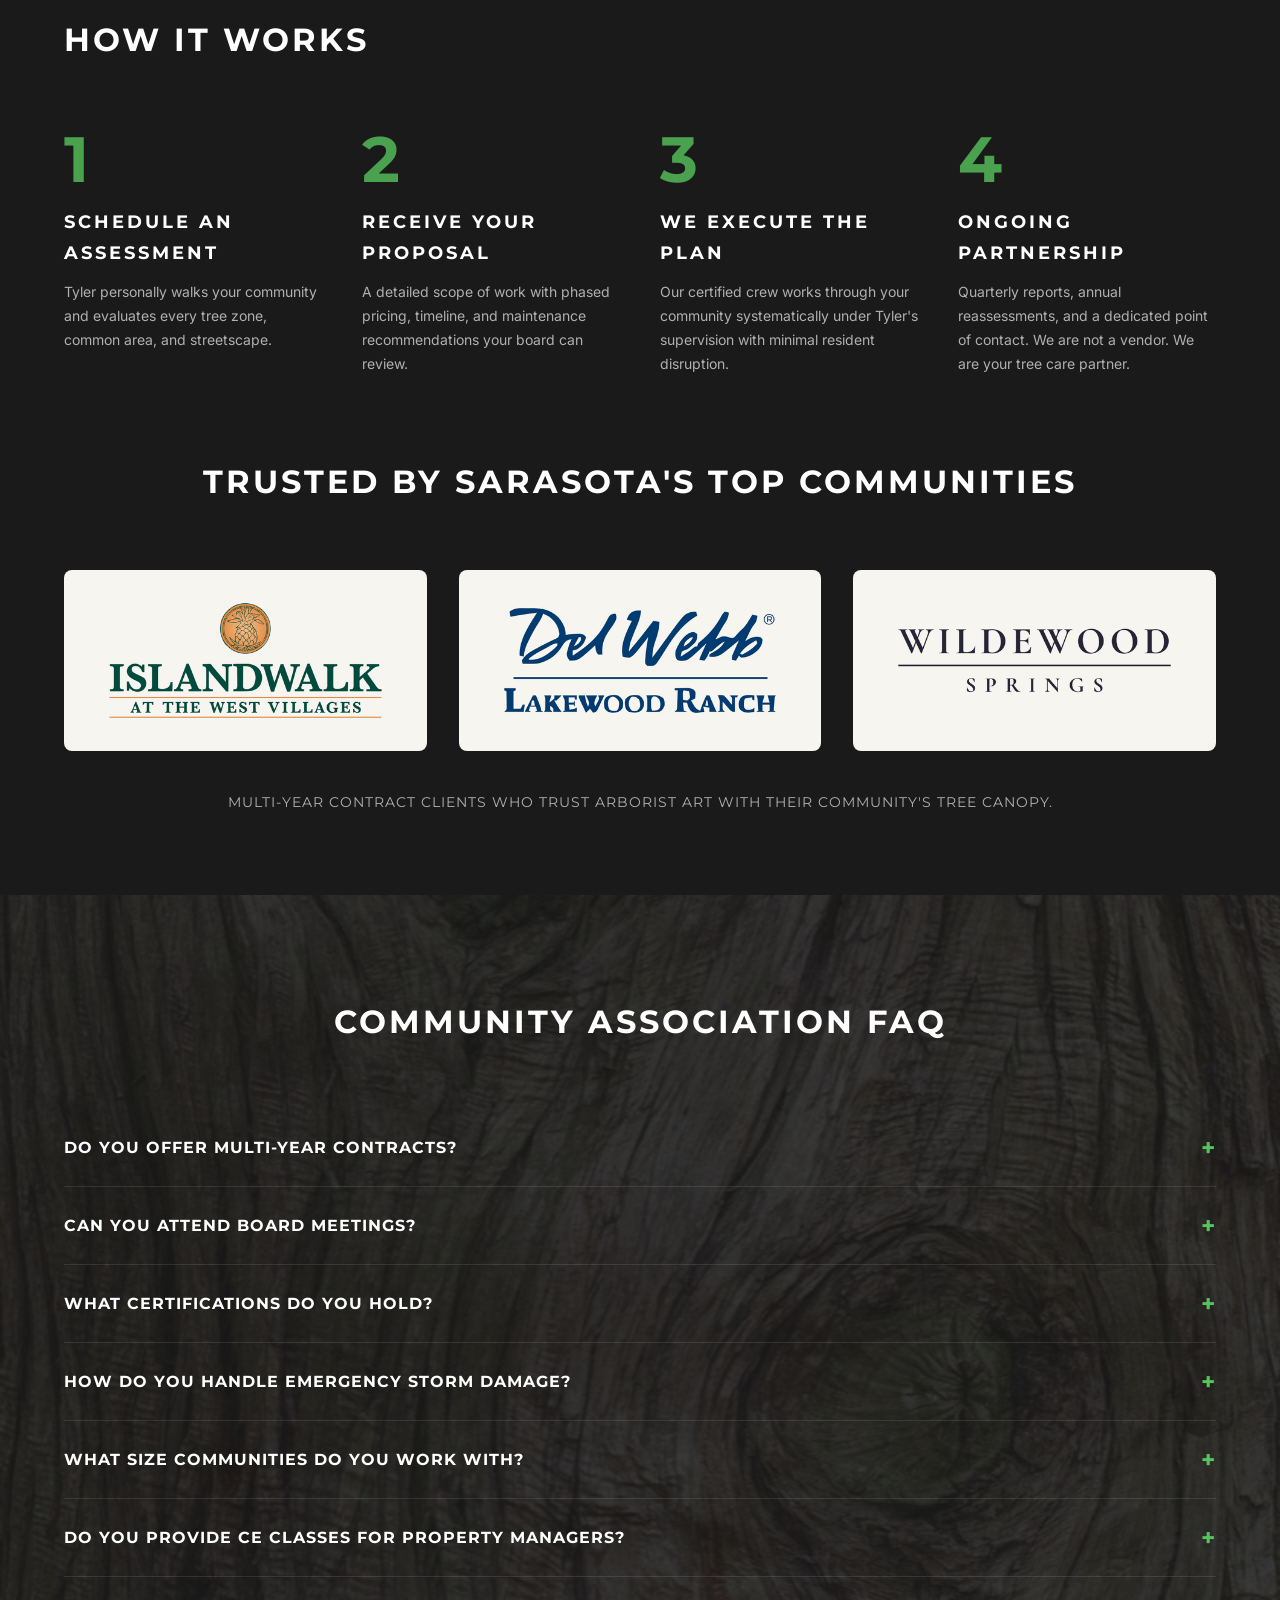
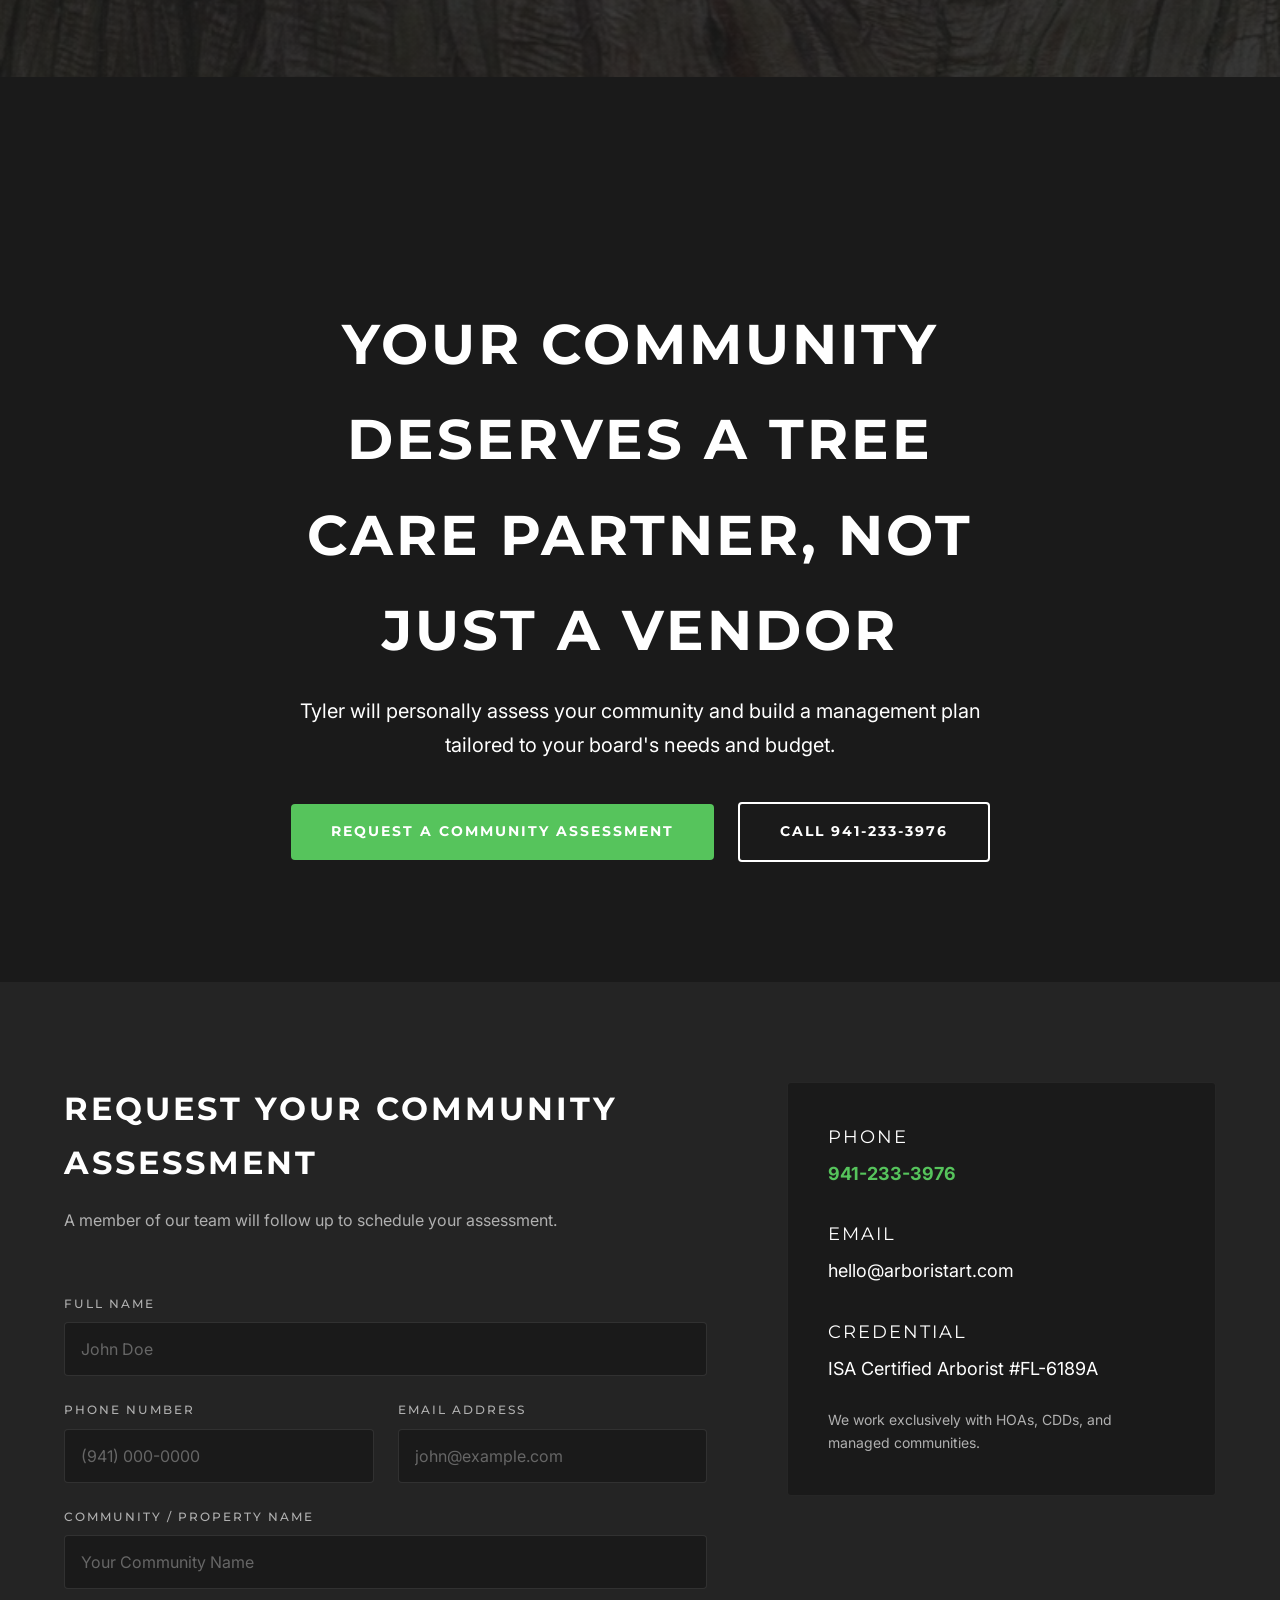
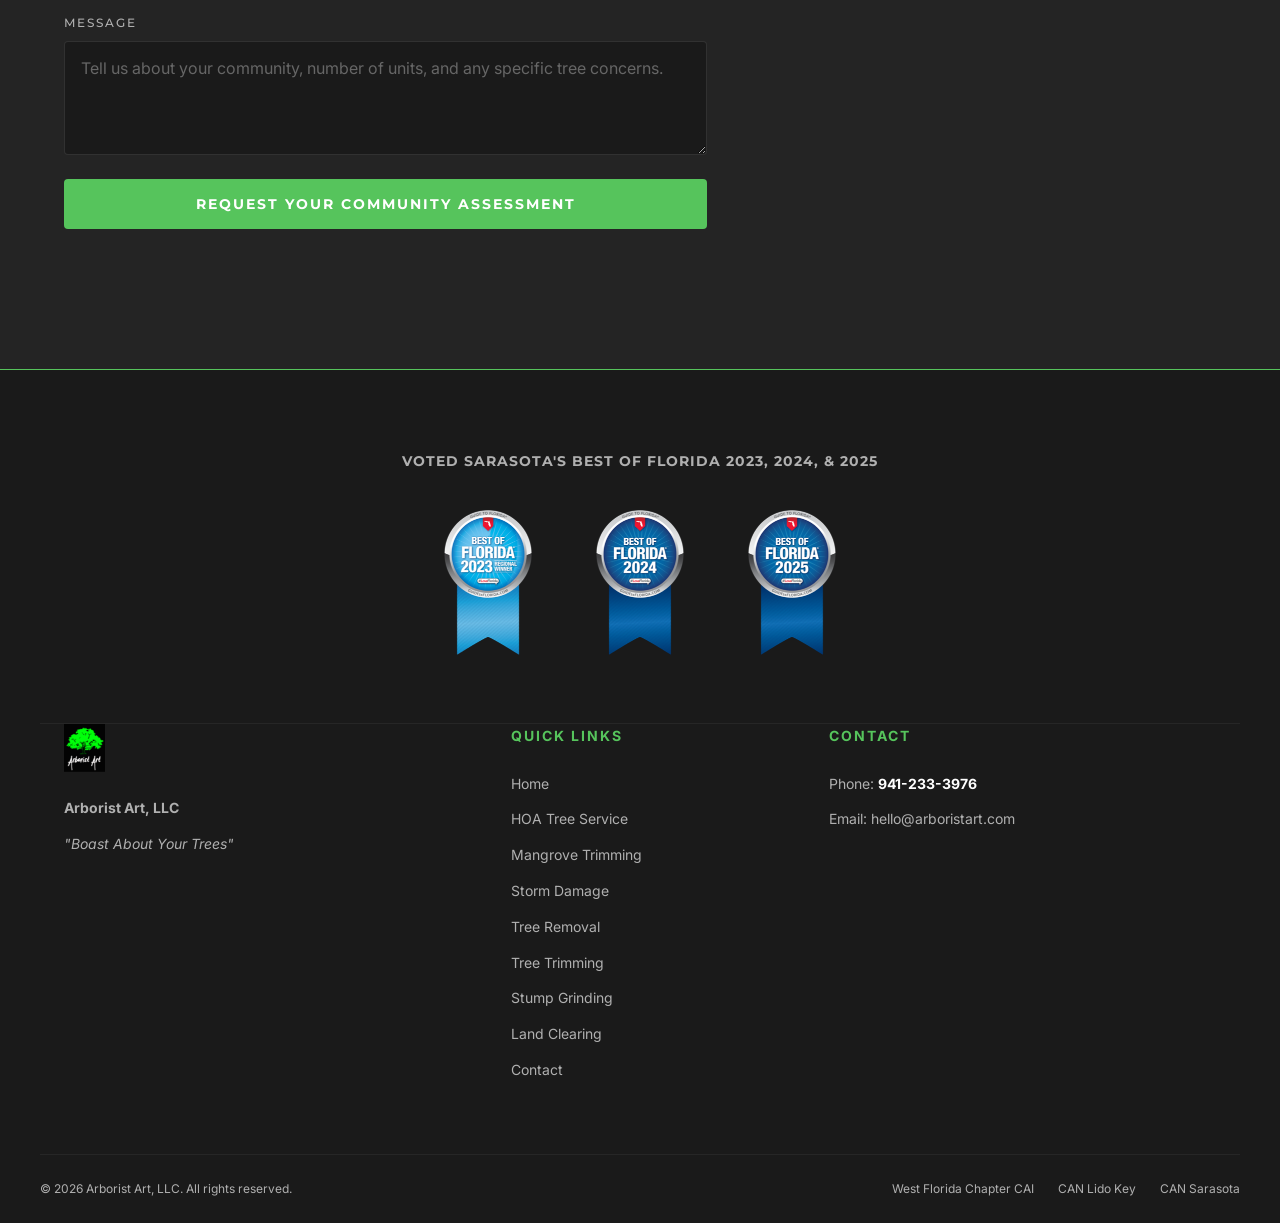
<file: hoa-tree-service.html>
<!DOCTYPE html>
<html lang="en">
<head>
    <meta charset="UTF-8">
    <meta name="viewport" content="width=device-width, initial-scale=1.0">
    <title>HOA Tree Service Sarasota | Certified Arborist for Community Associations | Arborist Art</title>
    <meta name="description" content="Dedicated HOA tree service in Sarasota by a certified arborist with 25+ years experience. Multi-year contracts, board-ready reporting, storm readiness agreements. Built exclusively for managed communities.">
    
    <!-- SEO & Social Media -->
    <link rel="canonical" href="https://arboristart.com/hoa-tree-service.html">
    <meta property="og:type" content="website">
    <meta property="og:site_name" content="Arborist Art">
    <meta property="og:locale" content="en_US">
    <meta property="og:title" content="HOA Tree Service Programs | Arborist Art Sarasota">
    <meta property="og:description" content="Complete tree care programs designed for Sarasota HOAs and CDDs. Scheduled maintenance, board reporting, certified arborist oversight.">
    <meta property="og:url" content="https://arboristart.com/hoa-tree-service.html">
    <meta property="og:image" content="https://arboristart.com/assets/crew-photo.jpg">
    <meta property="og:image:width" content="1200">
    <meta property="og:image:height" content="630">
    <meta name="twitter:card" content="summary_large_image">
    <meta name="twitter:title" content="HOA Tree Service Programs | Arborist Art Sarasota">
    <meta name="twitter:description" content="Complete tree care programs designed for Sarasota HOAs and CDDs. Scheduled maintenance, board reporting, certified arborist oversight.">
    <meta name="twitter:image" content="https://arboristart.com/assets/crew-photo.jpg">
    
    <!-- Fonts -->
    <link rel="preconnect" href="https://fonts.googleapis.com">
    <link rel="preconnect" href="https://fonts.gstatic.com" crossorigin>
    <link href="https://fonts.googleapis.com/css2?family=Inter:wght@400;700&family=Montserrat:wght@500;700&display=swap" rel="stylesheet">
    
    <link rel="preload" as="image" href="assets/hoa-hero.jpg">
    <link rel="stylesheet" href="styles.css">

    <!-- Schema Markup -->
    <script type="application/ld+json">
    {
      "@context": "https://schema.org",
      "@type": "Service",
      "name": "HOA Tree Service",
      "description": "Dedicated HOA tree service in Sarasota. Multi-year contracts, board-ready reporting, and storm readiness agreements for managed communities.",
      "provider": {
        "@type": "LocalBusiness",
        "name": "Arborist Art",
        "telephone": "+1-941-233-3976"
      },
      "areaServed": "Sarasota, FL",
      "hasCredential": [
        {
          "@type": "EducationalOccupationalCredential",
          "name": "ISA Certified Arborist #FL-6189A",
          "credentialCategory": "certification"
        },
        {
          "@type": "EducationalOccupationalCredential",
          "name": "Approved CE Provider for CAMs",
          "credentialCategory": "license"
        }
      ]
    }
    </script>
    <script type="application/ld+json">
    {
      "@context": "https://schema.org",
      "@type": "BreadcrumbList",
      "itemListElement": [{
        "@type": "ListItem",
        "position": 1,
        "name": "Home",
        "item": "https://arboristart.com/"
      },{
        "@type": "ListItem",
        "position": 2,
        "name": "Services",
        "item": "https://arboristart.com/#services"
      },{
        "@type": "ListItem",
        "position": 3,
        "name": "HOA Tree Service"
      }]
    }
    </script>
    <script type="application/ld+json">
    {
      "@context": "https://schema.org",
      "@type": "FAQPage",
      "mainEntity": [
        {
          "@type": "Question",
          "name": "Do you offer multi-year contracts?",
          "acceptedAnswer": {
            "@type": "Answer",
            "text": "Yes. Most of our HOA clients are on multi-year agreements that include scheduled maintenance, annual assessments, storm readiness reviews, and priority emergency response. Multi-year contracts also give your board predictable budgeting."
          }
        },
        {
          "@type": "Question",
          "name": "Can you attend board meetings?",
          "acceptedAnswer": {
            "@type": "Answer",
            "text": "Absolutely. Tyler is available to present tree management plans, assessment findings, and maintenance reports directly to your board. We understand that decisions are made at the board level and we are happy to support that process."
          }
        },
        {
          "@type": "Question",
          "name": "What certifications do you hold?",
          "acceptedAnswer": {
            "@type": "Answer",
            "text": "Tyler Kaulbars holds six professional certifications: ISA Certified Arborist #FL-6189A, Certified Mangrove Trimmer, Certified Pest Control Operator, Certified Horticulturalist, Certified Master Irrigation Technician, and Certified BMP Instructor. Arborist Art is also an approved CE Provider for CAMs."
          }
        },
        {
          "@type": "Question",
          "name": "How do you handle emergency storm damage?",
          "acceptedAnswer": {
            "@type": "Answer",
            "text": "Contract clients receive priority scheduling for emergency response. We mobilize quickly for downed trees, hanging limbs, and debris removal. All storm work is documented with photos and reports for your board and insurance records."
          }
        },
        {
          "@type": "Question",
          "name": "What size communities do you work with?",
          "acceptedAnswer": {
            "@type": "Answer",
            "text": "We work with communities of all sizes, from 50-unit condominiums to large master-planned communities with hundreds of acres. We scale our team and equipment to match your community's needs."
          }
        },
        {
          "@type": "Question",
          "name": "Do you provide CE classes for property managers?",
          "acceptedAnswer": {
            "@type": "Answer",
            "text": "Yes. Arborist Art is an approved CE Provider for Community Association Managers in Florida. We offer classes that count toward your continuing education requirements. Contact us for the current schedule."
          }
        }
      ]
    }
    </script>
    <style>
        /* HOA Page Specific Polish */
        .hoa-text-grid {
            display: grid;
            grid-template-columns: repeat(3, 1fr);
            gap: 40px;
            margin-top: 60px;
        }

        .hoa-services-grid {
            display: grid;
            grid-template-columns: repeat(3, 1fr);
            gap: 30px;
        }

        @media screen and (max-width: 992px) {
            .hoa-text-grid, .hoa-services-grid {
                grid-template-columns: repeat(2, 1fr);
            }
        }

        @media screen and (max-width: 768px) {
            .hoa-text-grid, .hoa-services-grid {
                grid-template-columns: 1fr;
            }
            .section-header p {
                font-size: 16px !important;
            }
        }
        
        .credential-item {
            padding: 8px 16px;
            border-left: 3px solid var(--accent);
            background: rgba(255,255,255,0.05);
            margin-bottom: 12px;
            font-family: 'Montserrat', sans-serif;
            font-weight: 500;
            font-size: 14px;
        }
    </style>
</head>
<body>
    <a href="#main-content" class="skip-link">Skip to content</a>

    <header role="banner">
        <nav class="navbar" role="navigation" aria-label="Main navigation">
            <div class="container nav-content">
                <a href="index.html" class="logo-container" aria-label="Arborist Art Home">
                    <img src="assets/logo-header.png" alt="Arborist Art Logo Sarasota Florida" width="180" height="48">
                </a>
                
                <div class="nav-right">
                    <ul class="nav-links">
                        <li><a href="index.html">Home</a></li>
                        <li class="dropdown-item">
                            <a href="#" class="dropdown-toggle" aria-haspopup="true" aria-expanded="false">Services <span class="dropdown-chevron">▼</span></a>
                            <ul class="nav-dropdown">
                                <li><a href="tree-trimming.html">Tree Trimming and Pruning</a></li>
                                <li><a href="tree-removal.html">Tree Removal</a></li>
                                <li><a href="mangrove-trimming.html">Mangrove Trimming</a></li>
                                <li><a href="storm-damage.html">Storm Damage</a></li>
                                <li><a href="stump-grinding.html">Stump Grinding</a></li>
                                <li><a href="land-clearing.html">Land Clearing</a></li>
                            </ul>
                        </li>
                        <li><a href="about.html">About</a></li>
                        <li><a href="index.html#contact-form">Get Started</a></li>
                    </ul>
                    <a href="tel:9412333976" data-tracking="phone-call" data-location="nav" aria-label="Call Arborist Art at 941-233-3976" class="nav-phone">941-233-3976</a>
                    <a href="tel:9412333976" data-tracking="phone-call" data-location="nav" aria-label="Call Arborist Art at 941-233-3976" class="nav-phone-mobile">
                        <svg viewBox="0 0 24 24" fill="none" stroke="currentColor" stroke-width="2" stroke-linecap="round" stroke-linejoin="round"><path d="M22 16.92v3a2 2 0 01-2.18 2 19.79 19.79 0 01-8.63-3.07 19.5 19.5 0 01-6-6 19.79 19.79 0 01-3.07-8.67A2 2 0 014.11 2h3a2 2 0 012 1.72 12.84 12.84 0 00.7 2.81 2 2 0 01-.45 2.11L8.09 9.91a16 16 0 006 6l1.27-1.27a2 2 0 012.11-.45 12.84 12.84 0 002.81.7A2 2 0 0122 16.92z"></path></svg>
                    </a>
                </div>
            </div>
        </nav>
    </header>

    <header class="hero" style="background-image: url('assets/hoa-hero.jpg');">
        <div class="hero-overlay" style="background: rgba(26, 26, 26, 0.6);"></div>
        <div class="container hero-content">
            <h1>Dedicated Tree Service for Sarasota HOAs and <br>Community Associations</h1>
            <p>Multi-year contracts. Board-ready reporting. A certified arborist who understands your world.</p>
            
            <div class="hero-actions">
                <a href="#contact-form" data-tracking="cta-click" data-location="hero" class="btn btn-primary" aria-label="Request a community assessment in Sarasota">Request a Community Assessment</a>
                <a href="tel:9412333976" data-tracking="phone-call" data-location="hero" aria-label="Call Arborist Art at 941-233-3976" class="btn btn-outline">Call 941-233-3976</a>
            </div>

            <div class="hero-cert-line label-caps">
                Certified Arborist FL-6189A | 25+ Years Experience | Approved CE Provider for CAMs
            </div>
        </div>
    </header>

    <main id="main-content">
        <!-- The Problem Section -->
        <section class="section-dark">
            <div class="container" style="margin-bottom: 80px;">
                <div class="section-header text-center">
                    <p class="label-caps" style="color: var(--accent); margin-bottom: 24px;">Expertise In Managed Communities</p>
                    <h2 style="margin-bottom: 32px;">Most Tree Companies Do Not Understand HOA Management</h2>
                    <p style="max-width: 800px; margin: 0 auto; font-size: 18px; color: #B0B0B0;">You are managing high-value community assets, not just individual residential trees. You manage a community. You answer to a board. You need a tree care partner who understands budgets, scheduling across multiple phases, compliance reporting, and the politics of common area maintenance.</p>
                </div>
                
                <div class="hoa-text-grid">
                    <div class="problem-card" style="text-align: left; padding: 0;">
                        <h3 style="font-size: 18px; margin-bottom: 16px; color: white;">Inconsistent Quality</h3>
                        <p style="font-size: 15px; color: #B0B0B0;">Different crews, different results. Your residents notice when Block A looks great and Block C looks neglected.</p>
                    </div>
                    <div class="problem-card" style="text-align: left; padding: 0;">
                        <h3 style="font-size: 18px; margin-bottom: 16px; color: white;">Zero Documentation</h3>
                        <p style="font-size: 15px; color: #B0B0B0;">Most tree companies hand you an invoice and disappear. Your board needs reports, photos, and compliance records.</p>
                    </div>
                    <div class="problem-card" style="text-align: left; padding: 0;">
                        <h3 style="font-size: 18px; margin-bottom: 16px; color: white;">No Long-Term Strategy</h3>
                        <p style="font-size: 15px; color: #B0B0B0;">Reactive tree care costs more than proactive management. Without a plan, you are always putting out fires.</p>
                    </div>
                </div>
            </div>

            <div class="container">
                <div class="section-header text-center">
                    <h2>A Complete Tree Management Program for Your Community</h2>
                </div>
                
                <div class="hoa-services-grid">
                    <div class="service-card">
                        <div>
                            <h3>Canopy Management</h3>
                            <p>Scheduled pruning and trimming across your entire community with consistent quality from phase to phase. ISA best practices on every cut.</p>
                        </div>
                    </div>
                    
                    <div class="service-card">
                        <div>
                            <h3>Tree Removal</h3>
                            <p>Safe removal of hazardous, dead, or storm-damaged trees with minimal disruption to residents. Proper permitting and stump grinding included.</p>
                        </div>
                    </div>

                    <div class="service-card">
                        <div>
                            <h3>Storm Readiness</h3>
                            <p>Proactive assessment of at-risk trees before hurricane season. We identify hazards, recommend action, and give your board a documented plan.</p>
                        </div>
                    </div>

                    <div class="service-card">
                        <div>
                            <h3>Board Reporting</h3>
                            <p>Detailed quarterly or annual reports with photos, work completed, upcoming recommendations, and budget projections. Everything your board needs.</p>
                        </div>
                    </div>

                    <div class="service-card">
                        <div>
                            <h3>CE Classes for CAMs</h3>
                            <p>Arborist Art is an approved CE Provider for Community Association Managers. We offer classes that count toward your continuing education requirements.</p>
                        </div>
                    </div>

                    <div class="service-card">
                        <div>
                            <h3>Emergency Response</h3>
                            <p>Contract clients get priority response when a storm hits. Downed trees, hanging limbs, road blockages. We mobilize fast so your residents feel safe.</p>
                        </div>
                    </div>
                </div>
            </div>
        </section>

        <!-- Why Arborist Art Section -->
        <!-- Why Arborist Art Divider -->
        <section class="section-dark" style="background-image: linear-gradient(rgba(26, 26, 26, 0.7), rgba(26, 26, 26, 0.7)), url('assets/crew-photo.jpg'); background-size: cover; background-position: center; padding: 120px 0;">
            <div class="container">
                <div class="about-text" style="max-width: 800px;">
                    <h2 style="margin-bottom: 32px;">Why Sarasota's Top HOAs Choose Arborist Art</h2>
                    <p style="font-size: 18px; line-height: 1.8;">Tyler Kaulbars is not just a tree guy with a truck. He is a Certified Arborist with six professional credentials, 25 years of field experience, and a deep understanding of how community associations operate. He attends board meetings when needed. He provides reports your directors can actually use. He builds maintenance programs that protect your property values and keep your community looking its best year after year.</p>
                    
                    <div class="cert-list" style="margin-top: 40px; display: grid; grid-template-columns: repeat(auto-fit, minmax(280px, 1fr)); gap: 16px;">
                        <div class="credential-item">Certified Arborist #FL-6189A</div>
                        <div class="credential-item">Certified BMP Instructor</div>
                        <div class="credential-item">Approved CE Provider for CAMs</div>
                        <div class="credential-item">Member: West Florida Chapter CAI</div>
                        <div class="credential-item">Member: CAN Lido Key</div>
                        <div class="credential-item">Member: CAN Sarasota</div>
                    </div>
                </div>
            </div>
        </section>

        <!-- How It Works Section -->
        <section class="section-dark">
            <div class="container" style="margin-bottom: 80px;">
                <div class="section-header">
                    <h2>How It Works</h2>
                </div>

                <div class="steps-grid">
                    <div class="step-card">
                        <div class="step-number">1</div>
                        <h3>Schedule an Assessment</h3>
                        <p>Tyler personally walks your community and evaluates every tree zone, common area, and streetscape.</p>
                    </div>
                    <div class="step-card">
                        <div class="step-number">2</div>
                        <h3>Receive Your Proposal</h3>
                        <p>A detailed scope of work with phased pricing, timeline, and maintenance recommendations your board can review.</p>
                    </div>
                    <div class="step-card">
                        <div class="step-number">3</div>
                        <h3>We Execute the Plan</h3>
                        <p>Our certified crew works through your community systematically under Tyler's supervision with minimal resident disruption.</p>
                    </div>
                    <div class="step-card">
                        <div class="step-number">4</div>
                        <h3>Ongoing Partnership</h3>
                        <p>Quarterly reports, annual reassessments, and a dedicated point of contact. We are not a vendor. We are your tree care partner.</p>
                    </div>
                </div>
            </div>

            <div class="container" style="margin-bottom: 80px;">
                <div class="section-header text-center">
                    <h2>Trusted by Sarasota's Top Communities</h2>
                </div>

                <div class="client-grid">
                    <div class="trust-card">
                        <div class="logo-placeholder"><img src="assets/community-islandwalk.png" alt="Island Walk at the West Villages logo" width="600" height="300" loading="lazy" decoding="async" class="community-logo-img"></div>
                    </div>
                    <div class="trust-card">
                        <div class="logo-placeholder"><img src="assets/community-del-webb-lakewood-ranch.png" alt="Del Webb Lakewood Ranch logo" width="600" height="300" loading="lazy" decoding="async" class="community-logo-img"></div>
                    </div>
                    <div class="trust-card">
                        <div class="logo-placeholder"><img src="assets/community-wildewood-springs.png" alt="Wildewood Springs name" width="600" height="300" loading="lazy" decoding="async" class="community-logo-img"></div>
                    </div>
                </div>
                <p style="text-align: center; margin-top: 40px; color: #B0B0B0; font-family: 'Montserrat', sans-serif; font-size: 14px; text-transform: uppercase; letter-spacing: 1px;">Multi-year contract clients who trust Arborist Art with their community's tree canopy.</p>
            </div>

            <div id="faq-section" style="background-image: linear-gradient(rgba(26, 26, 26, 0.85), rgba(26, 26, 26, 0.85)), url('assets/bark-texture.jpg'); background-size: cover; background-position: center; padding: 100px 0;">
                <div class="container">
                    <div class="section-header text-center">
                        <h2>Community Association FAQ</h2>
                    </div>

                <div class="faq-list">
                    <div class="faq-item">
                        <button class="faq-question" aria-expanded="false">
                            <span>Do you offer multi-year contracts?</span>
                            <span class="faq-icon">+</span>
                        </button>
                        <div class="faq-answer">
                            <div class="faq-answer-inner">
                                Yes. Most of our HOA clients are on multi-year agreements that include <a href="tree-trimming.html" style="color: var(--accent); text-decoration: underline;">scheduled maintenance</a>, annual assessments, <a href="storm-damage.html" style="color: var(--accent); text-decoration: underline;">storm readiness reviews</a>, and priority emergency response. Multi-year contracts also give your board predictable budgeting.
                            </div>
                        </div>
                    </div>

                    <div class="faq-item">
                        <button class="faq-question" aria-expanded="false">
                            <span>Can you attend board meetings?</span>
                            <span class="faq-icon">+</span>
                        </button>
                        <div class="faq-answer">
                            <div class="faq-answer-inner">
                                Absolutely. Tyler is available to present tree management plans, assessment findings, and maintenance reports directly to your board. We understand that decisions are made at the board level and we are happy to support that process.
                            </div>
                        </div>
                    </div>

                    <div class="faq-item">
                        <button class="faq-question" aria-expanded="false">
                            <span>What certifications do you hold?</span>
                            <span class="faq-icon">+</span>
                        </button>
                        <div class="faq-answer">
                            <div class="faq-answer-inner">
                                Tyler Kaulbars holds six professional certifications: ISA Certified Arborist #FL-6189A, <a href="mangrove-trimming.html" style="color: var(--accent); text-decoration: underline;">Certified Mangrove Trimmer</a>, Certified Pest Control Operator, Certified Horticulturalist, Certified Master Irrigation Technician, and Certified BMP Instructor. Arborist Art is also an approved CE Provider for CAMs.
                            </div>
                        </div>
                    </div>

                    <div class="faq-item">
                        <button class="faq-question" aria-expanded="false">
                            <span>How do you handle emergency storm damage?</span>
                            <span class="faq-icon">+</span>
                        </button>
                        <div class="faq-answer">
                            <div class="faq-answer-inner">
                                Contract clients receive priority scheduling for emergency response. We mobilize quickly for downed trees, hanging limbs, and debris removal. All storm work is documented with photos and reports for your board and insurance records.
                            </div>
                        </div>
                    </div>

                    <div class="faq-item">
                        <button class="faq-question" aria-expanded="false">
                            <span>What size communities do you work with?</span>
                            <span class="faq-icon">+</span>
                        </button>
                        <div class="faq-answer">
                            <div class="faq-answer-inner">
                                We work with communities of all sizes, from 50-unit condominiums to large master-planned communities with hundreds of acres. We scale our team and equipment to match your community's needs.
                            </div>
                        </div>
                    </div>

                    <div class="faq-item">
                        <button class="faq-question" aria-expanded="false">
                            <span>Do you provide CE classes for property managers?</span>
                            <span class="faq-icon">+</span>
                        </button>
                        <div class="faq-answer">
                            <div class="faq-answer-inner">
                                Yes. Arborist Art is an approved CE Provider for Community Association Managers in Florida. We offer classes that count toward your continuing education requirements. Contact us for the current schedule.
                            </div>
                        </div>
                    </div>
                </div>
            </div>
        </section>

        <!-- Final CTA section -->
        <section class="final-cta" style="background-image: linear-gradient(rgba(26, 26, 26, 0.7), rgba(26, 26, 26, 0.7)), url('assets/hoa-cta-bg.jpg'); background-size: cover; background-position: center; text-align: center;">
            <div class="container cta-container">
                <h2>Your Community Deserves a Tree Care Partner, Not Just a Vendor</h2>
                <p>Tyler will personally assess your community and build a management plan tailored to your board's needs and budget.</p>
                <div class="cta-buttons">
                    <a href="#contact-form" data-tracking="cta-click" data-location="cta-section" class="btn btn-primary" aria-label="Request a community assessment in Sarasota">Request a Community Assessment</a>
                    <a href="tel:9412333976" data-tracking="phone-call" data-location="cta-section" aria-label="Call Arborist Art at 941-233-3976" class="btn btn-outline">Call 941-233-3976</a>
                </div>
            </div>
        </section>

        <!-- Contact Form Section -->
        <section id="contact-form" class="section-darker">
            <div class="container contact-grid">
                <div class="form-column">
                    <div class="section-header">
                        <h2>Request Your Community Assessment</h2>
                        <p style="margin-top: 16px; color: #B0B0B0;">A member of our team will follow up to schedule your assessment.</p>
                    </div>
                    <form action="#" method="POST" class="inspection-form">
                        <div class="form-group">
                            <label for="full-name">Full Name</label>
                            <input type="text" id="full-name" name="full-name" required placeholder="John Doe">
                        </div>
                        <div class="form-row">
                            <div class="form-group">
                                <label for="phone">Phone Number</label>
                                <input type="tel" id="phone" name="phone" required placeholder="(941) 000-0000">
                            </div>
                            <div class="form-group">
                                <label for="email">Email Address</label>
                                <input type="email" id="email" name="email" required placeholder="john@example.com">
                            </div>
                        </div>
                        <div class="form-group">
                            <label for="property-name">Community / Property Name</label>
                            <input type="text" id="property-name" name="property-name" required placeholder="Your Community Name">
                        </div>
                        <div class="form-group">
                            <label for="message">Message</label>
                            <textarea id="message" name="message" rows="4" placeholder="Tell us about your community, number of units, and any specific tree concerns."></textarea>
                        </div>
                        <button type="submit" class="btn btn-primary" style="width: 100%;">Request Your Community Assessment</button>
                    </form>
                </div>
                <div class="details-column">
                    <div class="contact-card">
                        <div class="contact-details-list">
                            <div class="detail-item">
                                <p class="label-caps">Phone</p>
                                <a href="tel:9412333976" data-tracking="phone-call" data-location="pre-footer-contact" aria-label="Call Arborist Art at 941-233-3976" class="clickable-link">941-233-3976</a>
                            </div>
                            <div class="detail-item">
                                <p class="label-caps">Email</p>
                                <p>hello@arboristart.com</p>
                            </div>
                            <div class="detail-item">
                                <p class="label-caps">Credential</p>
                                <p>ISA Certified Arborist #FL-6189A</p>
                            </div>
                        </div>
                        <p style="margin-top: 24px; color: #B0B0B0; font-size: 14px;">We work exclusively with HOAs, CDDs, and managed communities.</p>
                    </div>
                </div>
            </div>
        </section>
    </main>

    <footer id="contact" role="contentinfo">
        <div class="container" style="padding-bottom: 40px; border-bottom: 1px solid rgba(255,255,255,0.05); text-align: center;">
            <p style="font-family: 'Montserrat', sans-serif; font-weight: 700; color: #B0B0B0; margin-bottom: 24px; text-transform: uppercase; letter-spacing: 1px; font-size: 14px;">Voted Sarasota's Best of Florida 2023, 2024, & 2025</p>
            <div style="display: flex; justify-content: center; gap: 32px; align-items: center; flex-wrap: wrap; margin-bottom: 16px;">
                <img src="assets/BOFL-Ribbon-2023-Regional.png" alt="Best of Florida 2023 Award" width="240" height="336" loading="lazy" decoding="async" style="width: 120px; height: auto;">
                <img src="assets/BOFL-Ribbon-2024-Best-RGBforWeb.png" alt="Best of Florida 2024 Award" width="240" height="336" loading="lazy" decoding="async" style="width: 120px; height: auto;">
                <img src="assets/BOFL-Ribbon-2025-Best-RGBforWeb.png" alt="Best of Florida 2025 Award" width="240" height="336" loading="lazy" decoding="async" style="width: 120px; height: auto;">
            </div>
        </div>
        <div class="container footer-main">
            <div class="footer-col">
                <img src="assets/logo-header.png" alt="Arborist Art Logo Sarasota Florida" width="180" height="48" loading="lazy" decoding="async">
                <p><strong>Arborist Art, LLC</strong></p>
                <p style="font-style: italic;">"Boast About Your Trees"</p>
            </div>
            <div class="footer-col">
                <h4>QUICK LINKS</h4>
                <ul>
                    <li><a href="index.html">Home</a></li>
                    <li><a href="hoa-tree-service.html">HOA Tree Service</a></li>
                    <li><a href="mangrove-trimming.html">Mangrove Trimming</a></li>
                    <li><a href="storm-damage.html">Storm Damage</a></li>
                    <li><a href="tree-removal.html">Tree Removal</a></li>
                    <li><a href="tree-trimming.html">Tree Trimming</a></li>
                    <li><a href="stump-grinding.html">Stump Grinding</a></li>
                    <li><a href="land-clearing.html">Land Clearing</a></li>
                    <li><a href="#contact-form" data-tracking="cta-click" data-location="footer">Contact</a></li>
                </ul>
            </div>
            <div class="footer-col">
                <h4>CONTACT</h4>
                <p>Phone: <a href="tel:9412333976" data-tracking="phone-call" data-location="footer" aria-label="Call Arborist Art at 941-233-3976" style="color: white; font-weight: 700;">941-233-3976</a></p>
                <p>Email: hello@arboristart.com</p>
            </div>
        </div>
        <div class="container footer-bottom">
            <p>&copy; 2026 Arborist Art, LLC. All rights reserved.</p>
            <div class="membership-links">
                <span>West Florida Chapter CAI</span>
                <span>CAN Lido Key</span>
                <span>CAN Sarasota</span>
            </div>
        </div>
    </footer>

    <script src="js/script.js" defer></script>
    <script src="js/forms.js" defer></script>
</body>
</html>
</file>
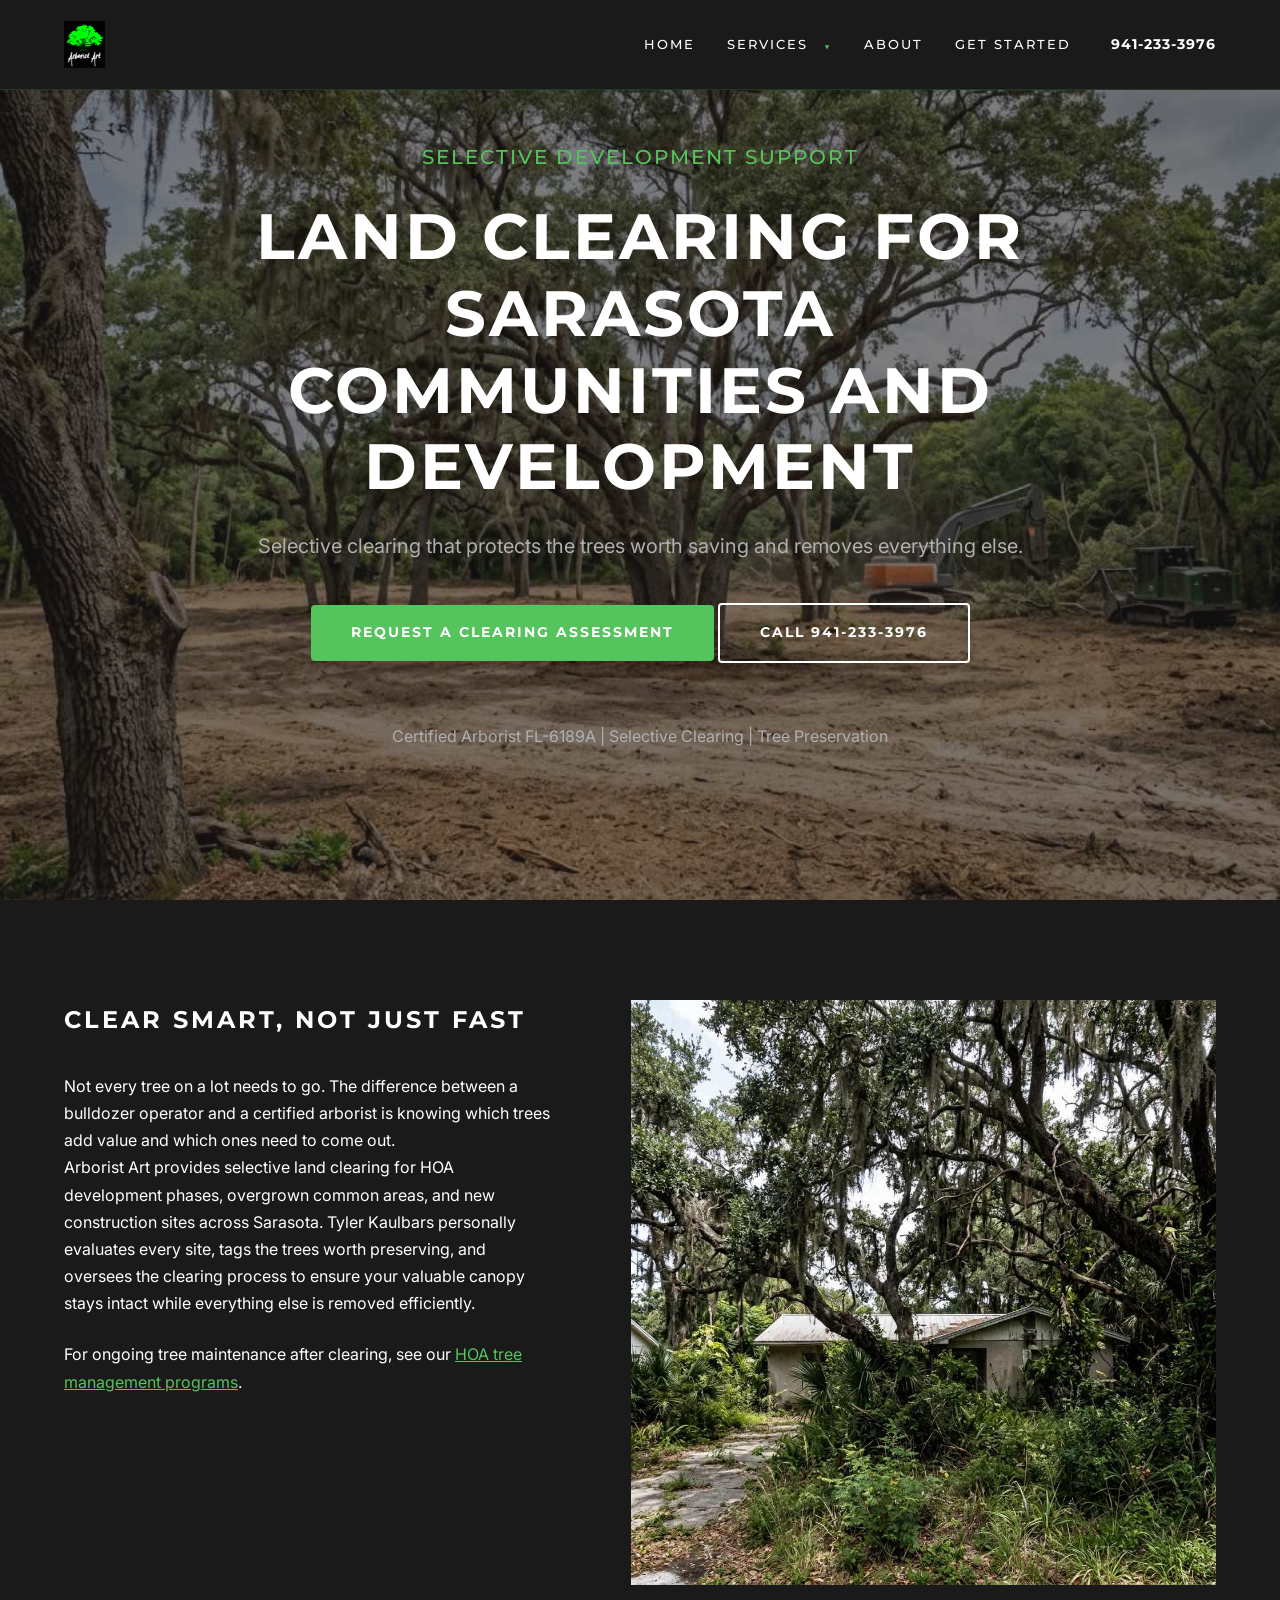
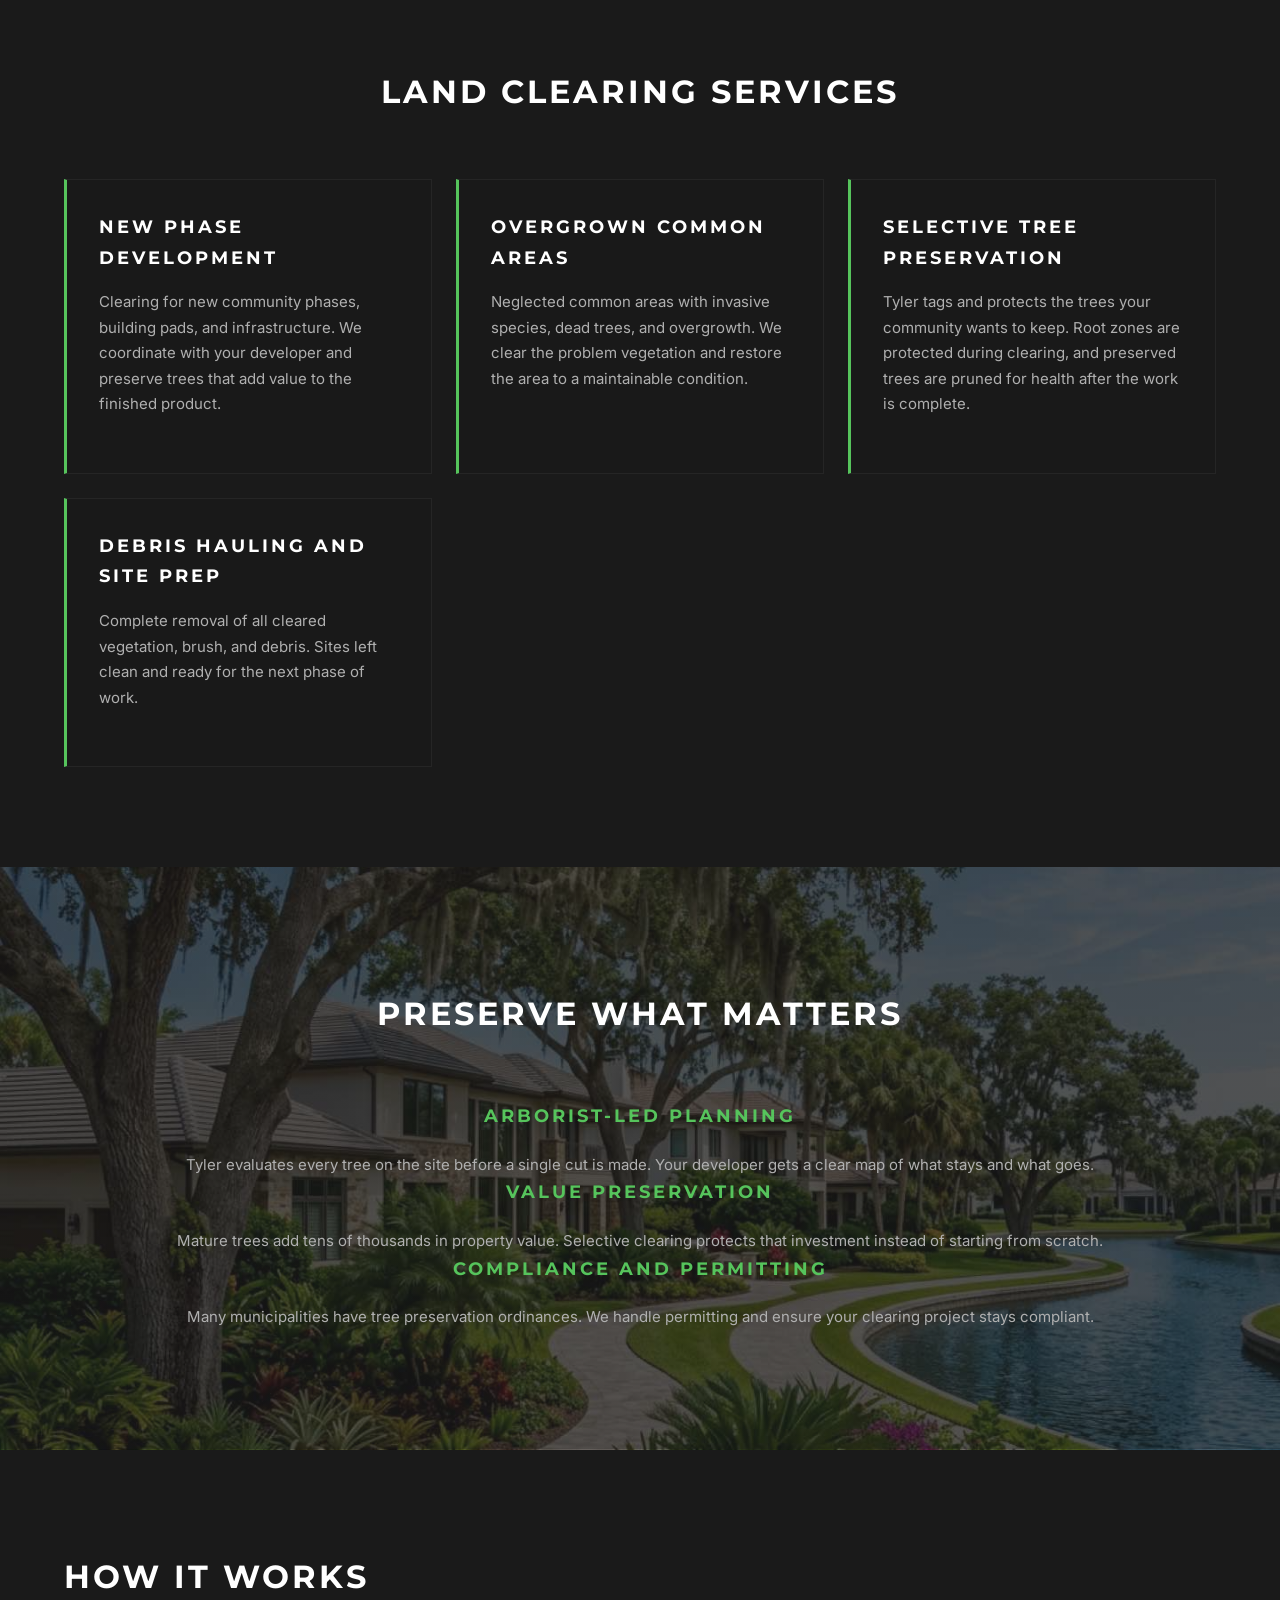
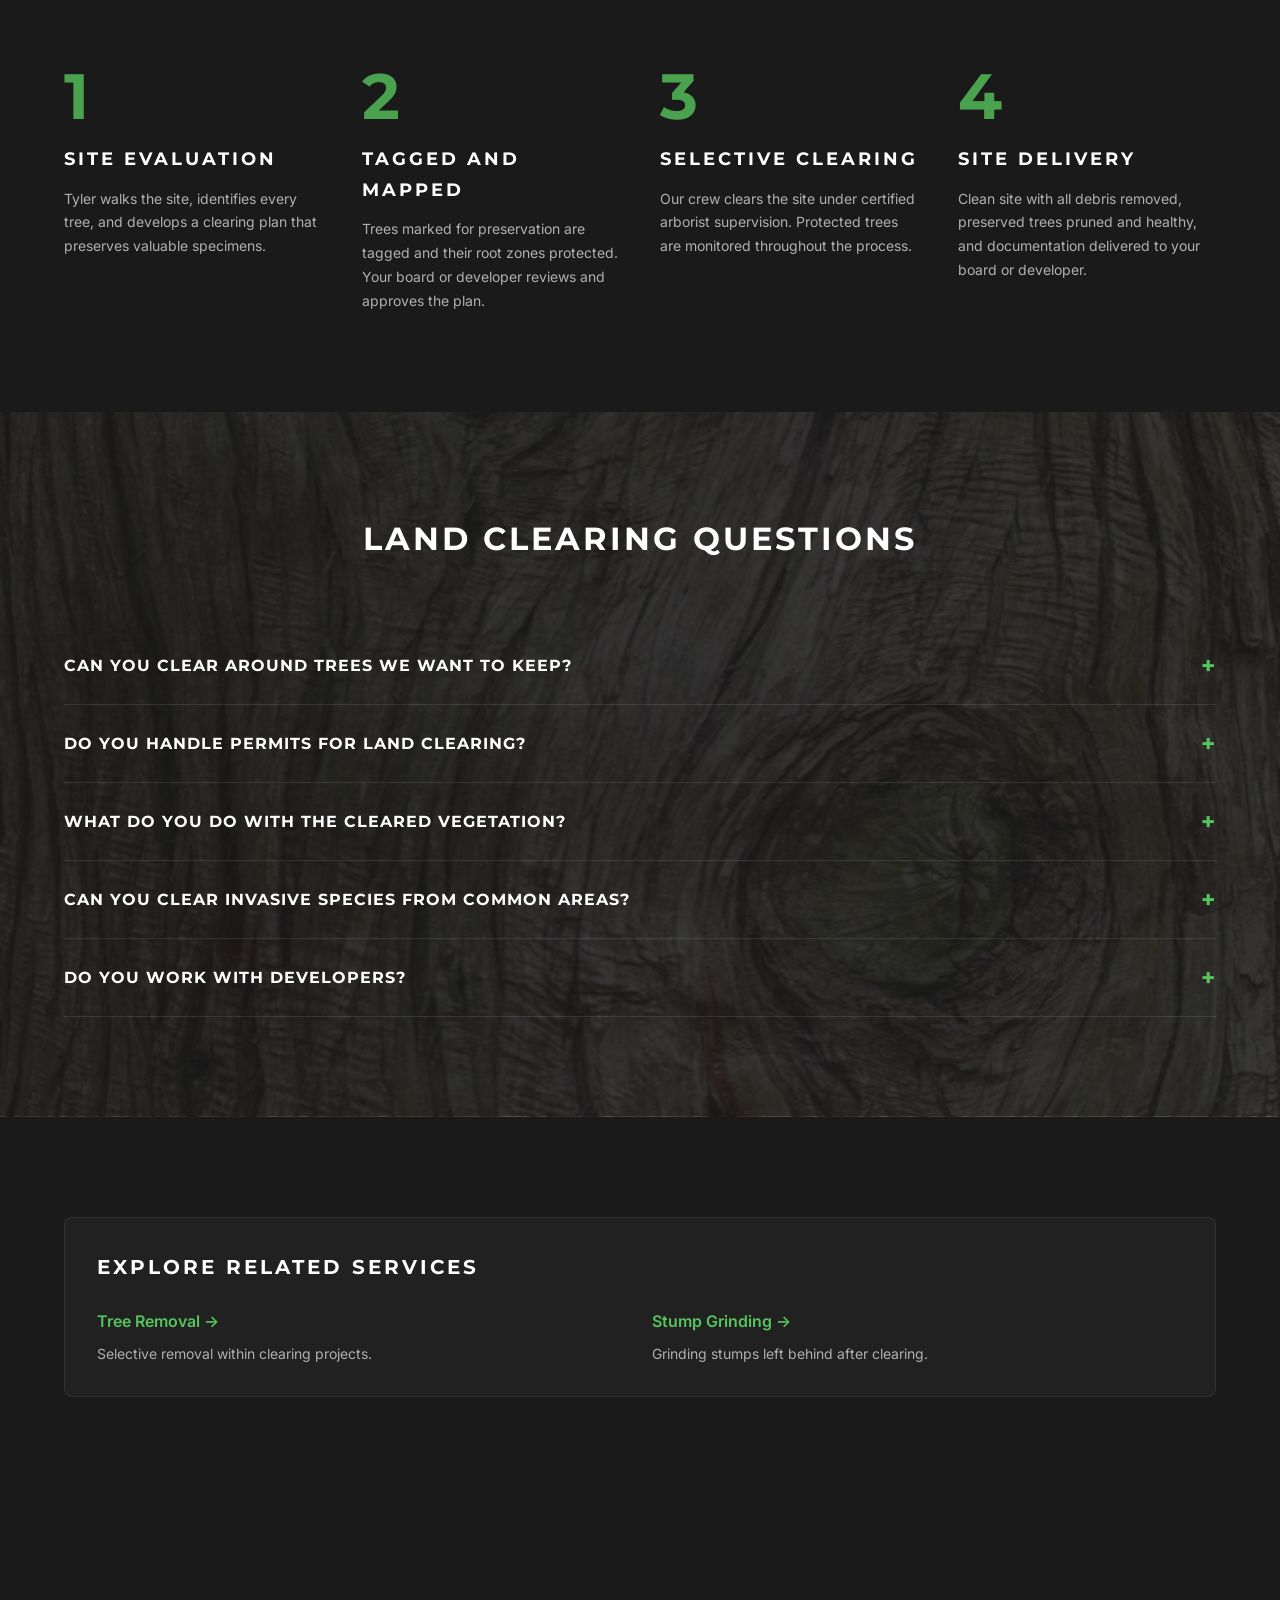
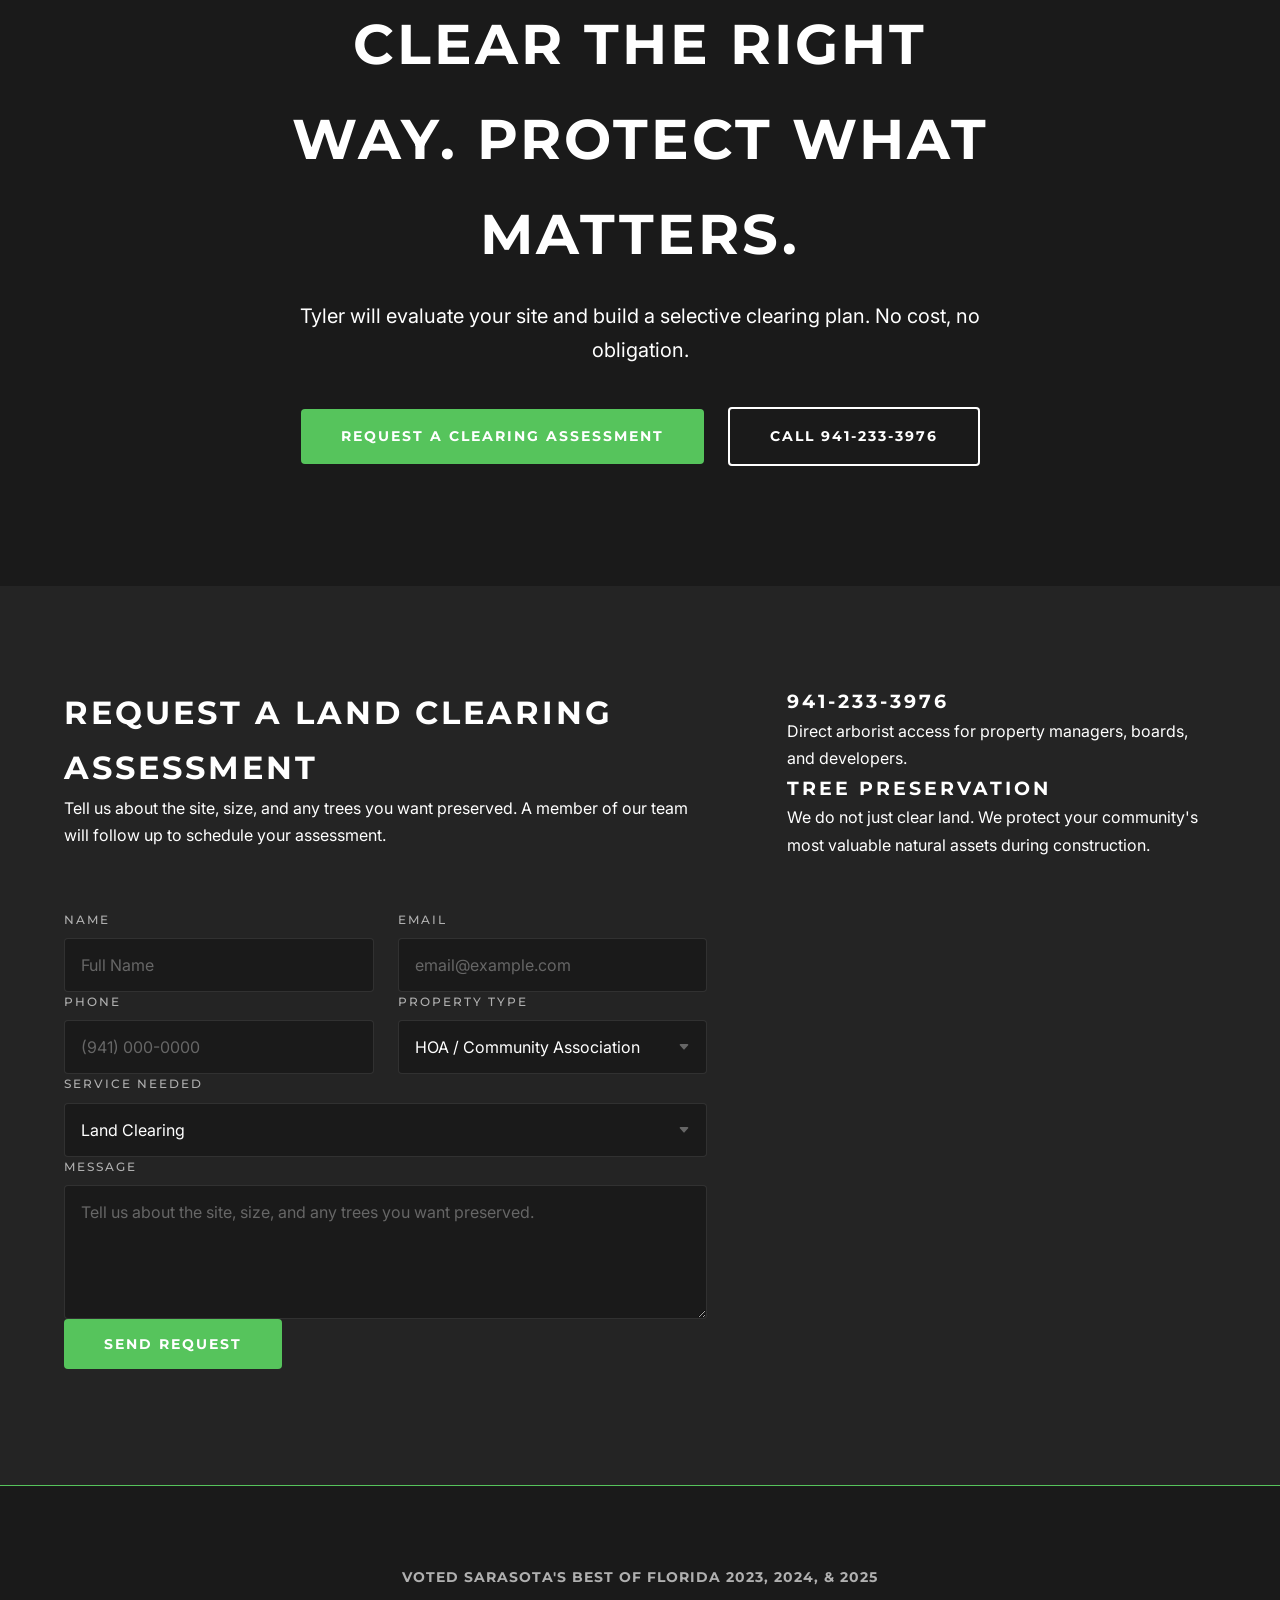
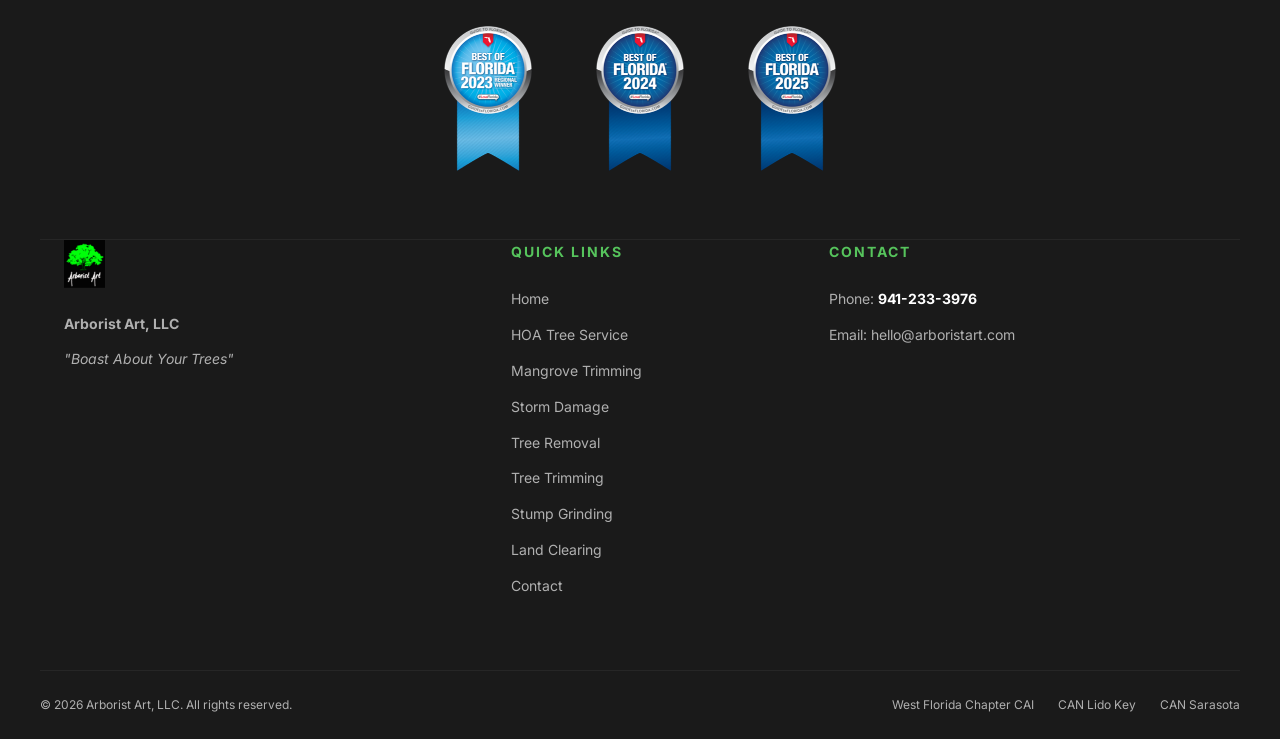
<file: land-clearing.html>
<!DOCTYPE html>
<html lang="en">
<head>
    <meta charset="UTF-8">
    <meta name="viewport" content="width=device-width, initial-scale=1.0">
    <title>Land Clearing Sarasota | HOA Development and Common Areas | Arborist Art</title>
    <meta name="description" content="Selective land clearing for Sarasota HOAs, new development phases, and overgrown common areas. Certified Arborist oversight preserves valuable trees while clearing the rest. Request your assessment.">
    
    <!-- SEO & Social Media -->
    <link rel="canonical" href="https://arboristart.com/land-clearing.html">
    <meta property="og:type" content="website">
    <meta property="og:site_name" content="Arborist Art">
    <meta property="og:locale" content="en_US">
    <meta property="og:title" content="Land Clearing for Commercial and HOA Properties | Arborist Art Sarasota">
    <meta property="og:description" content="Full-service land clearing for Sarasota developers, HOAs, and commercial properties. Permitted, insured, and done right.">
    <meta property="og:url" content="https://arboristart.com/land-clearing.html">
    <meta property="og:image" content="https://arboristart.com/assets/crew-photo.jpg">
    <meta property="og:image:width" content="1200">
    <meta property="og:image:height" content="630">
    <meta name="twitter:card" content="summary_large_image">
    <meta name="twitter:title" content="Land Clearing for Commercial and HOA Properties | Arborist Art Sarasota">
    <meta name="twitter:description" content="Full-service land clearing for Sarasota developers, HOAs, and commercial properties. Permitted, insured, and done right.">
    <meta name="twitter:image" content="https://arboristart.com/assets/crew-photo.jpg">
    
    <!-- Fonts -->
    <link rel="preconnect" href="https://fonts.googleapis.com">
    <link rel="preconnect" href="https://fonts.gstatic.com" crossorigin>
    <link href="https://fonts.googleapis.com/css2?family=Inter:wght@400;700&family=Montserrat:wght@500;700&display=swap" rel="stylesheet">
    
    <link rel="preload" as="image" href="assets/clearing-hero.jpg">
    <link rel="stylesheet" href="styles.css">

    <!-- Schema Markup -->
    <script type="application/ld+json">
    {
      "@context": "https://schema.org",
      "@type": "Service",
      "name": "Selective Land Clearing and Tree Preservation",
      "description": "Professional arborist-led selective land clearing for HOAs and new developments in Sarasota, focusing on the preservation of high-value mature trees.",
      "provider": {
        "@type": "LocalBusiness",
        "name": "Arborist Art",
        "telephone": "+1-941-233-3976"
      },
      "areaServed": "Sarasota, FL",
      "hasCredential": [
        {
          "@type": "EducationalOccupationalCredential",
          "name": "ISA Certified Arborist #FL-6189A",
          "credentialCategory": "certification"
        }
      ]
    }
    </script>
    <script type="application/ld+json">
    {
      "@context": "https://schema.org",
      "@type": "BreadcrumbList",
      "itemListElement": [{
        "@type": "ListItem",
        "position": 1,
        "name": "Home",
        "item": "https://arboristart.com/"
      },{
        "@type": "ListItem",
        "position": 2,
        "name": "Services",
        "item": "https://arboristart.com/#services"
      },{
        "@type": "ListItem",
        "position": 3,
        "name": "Land Clearing"
      }]
    }
    </script>
    <script type="application/ld+json">
    {
      "@context": "https://schema.org",
      "@type": "FAQPage",
      "mainEntity": [
        {
          "@type": "Question",
          "name": "Can you clear around trees we want to keep?",
          "acceptedAnswer": {
            "@type": "Answer",
            "text": "Yes. That is our specialty. Tyler tags every tree to be preserved, and we protect root zones during the clearing process. After clearing, preserved trees are pruned and inspected for any damage."
          }
        },
        {
          "@type": "Question",
          "name": "Do you handle permits for land clearing?",
          "acceptedAnswer": {
            "@type": "Answer",
            "text": "Yes. Many municipalities require permits for clearing, especially when protected species are involved. We manage the permitting process for your community or developer."
          }
        },
        {
          "@type": "Question",
          "name": "What do you do with the cleared vegetation?",
          "acceptedAnswer": {
            "@type": "Answer",
            "text": "All cleared brush, trees, and debris are hauled off site. We leave the lot clean and ready for the next phase of construction or landscaping."
          }
        },
        {
          "@type": "Question",
          "name": "Can you clear invasive species from common areas?",
          "acceptedAnswer": {
            "@type": "Answer",
            "text": "Yes. We identify and remove invasive species like Brazilian Pepper, Australian Pine, and Melaleuca while preserving native Florida species your community wants to keep."
          }
        },
        {
          "@type": "Question",
          "name": "Do you work with developers?",
          "acceptedAnswer": {
            "@type": "Answer",
            "text": "Yes. We coordinate directly with developers, general contractors, and community association boards on clearing projects for new phases and community improvements."
          }
        }
      ]
    }
    </script>
</head>
<body>
    <header role="banner">
        <nav class="navbar" role="navigation" aria-label="Main navigation">
            <div class="container nav-content">
                <a href="index.html" class="logo-container" aria-label="Arborist Art Home">
                    <img src="assets/logo-header.png" alt="Arborist Art Logo Sarasota Florida" width="180" height="48">
                </a>
                
                <div class="nav-right">
                    <ul class="nav-links">
                        <li><a href="index.html">Home</a></li>
                        <li class="dropdown-item">
                            <a href="#" class="dropdown-toggle" aria-haspopup="true" aria-expanded="false">Services <span class="dropdown-chevron">▼</span></a>
                            <ul class="nav-dropdown">
                                <li><a href="tree-trimming.html">Tree Trimming and Pruning</a></li>
                                <li><a href="tree-removal.html">Tree Removal</a></li>
                                <li><a href="mangrove-trimming.html">Mangrove Trimming</a></li>
                                <li><a href="storm-damage.html">Storm Damage</a></li>
                                <li><a href="stump-grinding.html">Stump Grinding</a></li>
                                <li><a href="land-clearing.html">Land Clearing</a></li>
                            </ul>
                        </li>
                        <li><a href="about.html">About</a></li>
                        <li><a href="index.html#contact-form">Get Started</a></li>
                    </ul>
                    <a href="tel:9412333976" data-tracking="phone-call" data-location="nav" aria-label="Call Arborist Art at 941-233-3976" class="nav-phone">941-233-3976</a>
                    <a href="tel:9412333976" data-tracking="phone-call" data-location="nav" aria-label="Call Arborist Art at 941-233-3976" class="nav-phone-mobile">
                        <svg viewBox="0 0 24 24" fill="none" stroke="currentColor" stroke-width="2" stroke-linecap="round" stroke-linejoin="round"><path d="M22 16.92v3a2 2 0 01-2.18 2 19.79 19.79 0 01-8.63-3.07 19.5 19.5 0 01-6-6 19.79 19.79 0 01-3.07-8.67A2 2 0 014.11 2h3a2 2 0 012 1.72 12.84 12.84 0 00.7 2.81 2 2 0 01-.45 2.11L8.09 9.91a16 16 0 006 6l1.27-1.27a2 2 0 012.11-.45 12.84 12.84 0 002.81.7A2 2 0 0122 16.92z"></path></svg>
                    </a>
                </div>
            </div>
        </nav>
    </header>

    <main id="main-content">
        <section class="hero" style="background-image: url('assets/clearing-hero.jpg');">
            <div class="hero-overlay" style="background: rgba(26, 26, 26, 0.55);"></div>
            <div class="container hero-content">
                <p class="label-caps" style="color: var(--accent); margin-bottom: 24px;">Selective Development Support</p>
                <h1>Land Clearing for Sarasota Communities and Development</h1>
                <p>Selective clearing that protects the trees worth saving and removes everything else.</p>
                <div class="hero-actions">
                    <a href="#contact-form" data-tracking="cta-click" data-location="hero" class="btn btn-primary" aria-label="Request a clearing assessment in Sarasota">Request a Clearing Assessment</a>
                    <a href="tel:9412333976" data-tracking="phone-call" data-location="hero" aria-label="Call Arborist Art at 941-233-3976" class="btn btn-outline">Call 941-233-3976</a>
                </div>
                <div class="hero-cert-line">
                    Certified Arborist FL-6189A | Selective Clearing | Tree Preservation
                </div>
            </div>
        </section>

        <section class="section-dark">
            <!-- Subsection A: Intro -->
            <div class="container about-grid" style="margin-bottom: 80px;">
                <div class="about-text">
                    <h2 style="margin-bottom: 32px;">Clear Smart, Not Just Fast</h2>
                    <p>Not every tree on a lot needs to go. The difference between a bulldozer operator and a certified arborist is knowing which trees add value and which ones need to come out.</p>
                    <p>Arborist Art provides selective land clearing for HOA development phases, overgrown common areas, and new construction sites across Sarasota. Tyler Kaulbars personally evaluates every site, tags the trees worth preserving, and oversees the clearing process to ensure your valuable canopy stays intact while everything else is removed efficiently.</p>
                    <p style="margin-top: 24px;">For ongoing tree maintenance after clearing, see our <a href="hoa-tree-service.html" style="color: var(--accent); text-decoration: underline;">HOA tree management programs</a>.</p>
                </div>
                <div class="solution-image">
                    <img src="assets/clearing-detail.jpg" alt="A partially cleared Sarasota Florida development lot showing mature trees marked for professional preservation" width="1024" height="1024" loading="lazy" decoding="async">
                </div>
            </div>

            <!-- Subsection B: Services Cards -->
            <div class="container">
                <div class="section-header text-center">
                    <h2>Land Clearing Services</h2>
                </div>
                
                <div class="services-grid">
                    <div class="service-card">
                        <div>
                            <h3>New Phase Development</h3>
                            <p>Clearing for new community phases, building pads, and infrastructure. We coordinate with your developer and preserve trees that add value to the finished product.</p>
                        </div>
                    </div>
                    <div class="service-card">
                        <div>
                            <h3>Overgrown Common Areas</h3>
                            <p>Neglected common areas with invasive species, dead trees, and overgrowth. We clear the problem vegetation and restore the area to a maintainable condition.</p>
                        </div>
                    </div>
                    <div class="service-card">
                        <div>
                            <h3>Selective Tree Preservation</h3>
                            <p>Tyler tags and protects the trees your community wants to keep. Root zones are protected during clearing, and preserved trees are pruned for health after the work is complete.</p>
                        </div>
                    </div>
                    <div class="service-card">
                        <div>
                            <h3>Debris Hauling and Site Prep</h3>
                            <p>Complete removal of all cleared vegetation, brush, and debris. Sites left clean and ready for the next phase of work.</p>
                        </div>
                    </div>
                </div>
            </div>
        </section>

        <!-- Visual Divider Section -->
        <section class="section-dark" style="background-image: linear-gradient(rgba(26, 26, 26, 0.75), rgba(26, 26, 26, 0.75)), url('assets/clearing-divider.jpg'); background-size: cover; background-position: center; padding: 120px 0;">
            <div class="container">
                <div class="section-header text-center">
                    <h2 style="margin-bottom: 60px;">Preserve What Matters</h2>
                </div>
                <div class="stats-grid">
                    <div class="stat-item" style="text-align: center;">
                        <h3 style="color: var(--accent); font-size: 18px; margin-bottom: 20px;">Arborist-Led Planning</h3>
                        <p style="color: #B0B0B0; font-size: 15px;">Tyler evaluates every tree on the site before a single cut is made. Your developer gets a clear map of what stays and what goes.</p>
                    </div>
                    <div class="stat-item" style="text-align: center;">
                        <h3 style="color: var(--accent); font-size: 18px; margin-bottom: 20px;">Value Preservation</h3>
                        <p style="color: #B0B0B0; font-size: 15px;">Mature trees add tens of thousands in property value. Selective clearing protects that investment instead of starting from scratch.</p>
                    </div>
                    <div class="stat-item" style="text-align: center;">
                        <h3 style="color: var(--accent); font-size: 18px; margin-bottom: 20px;">Compliance and Permitting</h3>
                        <p style="color: #B0B0B0; font-size: 15px;">Many municipalities have tree preservation ordinances. We handle permitting and ensure your clearing project stays compliant.</p>
                    </div>
                </div>
            </div>
        </section>

        <section class="section-dark">
            <!-- Subsection A: How It Works -->
            <div class="container" style="margin-bottom: 100px;">
                <div class="section-header">
                    <h2>How It Works</h2>
                </div>
                <div class="steps-grid">
                    <div class="step-card">
                        <div class="step-number">1</div>
                        <h3>Site Evaluation</h3>
                        <p>Tyler walks the site, identifies every tree, and develops a clearing plan that preserves valuable specimens.</p>
                    </div>
                    <div class="step-card">
                        <div class="step-number">2</div>
                        <h3>Tagged and Mapped</h3>
                        <p>Trees marked for preservation are tagged and their root zones protected. Your board or developer reviews and approves the plan.</p>
                    </div>
                    <div class="step-card">
                        <div class="step-number">3</div>
                        <h3>Selective Clearing</h3>
                        <p>Our crew clears the site under certified arborist supervision. Protected trees are monitored throughout the process.</p>
                    </div>
                    <div class="step-card">
                        <div class="step-number">4</div>
                        <h3>Site Delivery</h3>
                        <p>Clean site with all debris removed, preserved trees pruned and healthy, and documentation delivered to your board or developer.</p>
                    </div>
                </div>
            </div>

            <!-- Subsection B: FAQ -->
            <div id="faq-section" style="background-image: linear-gradient(rgba(26, 26, 26, 0.85), rgba(26, 26, 26, 0.85)), url('assets/bark-texture.jpg'); background-size: cover; background-position: center; padding: 100px 0;">
                <div class="container">
                    <div class="section-header text-center">
                        <h2>Land Clearing Questions</h2>
                    </div>
                <div class="faq-list">
                    <div class="faq-item">
                        <button class="faq-question" aria-expanded="false">
                            <span>Can you clear around trees we want to keep?</span>
                            <span class="faq-icon">+</span>
                        </button>
                        <div class="faq-answer"><div class="faq-answer-inner">Yes. That is our specialty. Tyler tags every tree to be preserved, and we protect root zones during the clearing process. After clearing, preserved trees are pruned and inspected for any damage.</div></div>
                    </div>
                    <div class="faq-item">
                        <button class="faq-question" aria-expanded="false">
                            <span>Do you handle permits for land clearing?</span>
                            <span class="faq-icon">+</span>
                        </button>
                        <div class="faq-answer"><div class="faq-answer-inner">Yes. Many municipalities require permits for clearing, especially when protected species are involved. We manage the permitting process for your community or developer.</div></div>
                    </div>
                    <div class="faq-item">
                        <button class="faq-question" aria-expanded="false">
                            <span>What do you do with the cleared vegetation?</span>
                            <span class="faq-icon">+</span>
                        </button>
                        <div class="faq-answer"><div class="faq-answer-inner">All cleared brush, trees, and debris are hauled off site. We leave the lot clean and ready for the next phase of construction or landscaping.</div></div>
                    </div>
                    <div class="faq-item">
                        <button class="faq-question" aria-expanded="false">
                            <span>Can you clear invasive species from common areas?</span>
                            <span class="faq-icon">+</span>
                        </button>
                        <div class="faq-answer"><div class="faq-answer-inner">Yes. We identify and remove invasive species like Brazilian Pepper, Australian Pine, and Melaleuca while preserving native Florida species your community wants to keep.</div></div>
                    </div>
                    <div class="faq-item">
                        <button class="faq-question" aria-expanded="false">
                            <span>Do you work with developers?</span>
                            <span class="faq-icon">+</span>
                        </button>
                        <div class="faq-answer"><div class="faq-answer-inner">Yes. We coordinate directly with developers, general contractors, and community association boards on clearing projects for new phases and community improvements.</div></div>
                    </div>
                </div>
            </div>
        </div>
        </div>
    </section>

        <!-- Related Services Section -->
        <section class="related-services-section container" style="margin-bottom: 80px;">
            <div class="related-services-box" style="background: rgba(255,255,255,0.03); border: 1px solid rgba(255,255,255,0.08); border-radius: 8px; padding: 32px;">
                <h3 style="font-size: 20px; margin-bottom: 24px;">Explore Related Services</h3>
                <div class="related-grid" style="display: grid; grid-template-columns: repeat(auto-fit, minmax(280px, 1fr)); gap: 24px;">
                    <div class="related-card">
                        <a href="tree-removal.html" style="color: var(--accent); font-weight: 600; text-decoration: none; font-size: 16px;">Tree Removal <span aria-hidden="true">&rarr;</span></a>
                        <p style="margin-top: 8px; font-size: 14px; color: var(--text-sec); line-height: 1.5;">Selective removal within clearing projects.</p>
                    </div>
                    <div class="related-card">
                        <a href="stump-grinding.html" style="color: var(--accent); font-weight: 600; text-decoration: none; font-size: 16px;">Stump Grinding <span>&rarr;</span></a>
                        <p style="margin-top: 8px; font-size: 14px; color: var(--text-sec); line-height: 1.5;">Grinding stumps left behind after clearing.</p>
                    </div>
                </div>
            </div>
        </section>

        <!-- Final CTA section -->
        <section class="final-cta" style="background-image: linear-gradient(rgba(26, 26, 26, 0.7), rgba(26, 26, 26, 0.7)), url('assets/clearing-cta.jpg'); background-size: cover; background-position: center; text-align: center;">
            <div class="container cta-container">
                <h2>Clear the Right Way. Protect What Matters.</h2>
                <p>Tyler will evaluate your site and build a selective clearing plan. No cost, no obligation.</p>
                <div class="cta-buttons">
                    <a href="#contact-form" data-tracking="cta-click" data-location="cta-section" class="btn btn-primary" aria-label="Request a clearing assessment in Sarasota">Request a Clearing Assessment</a>
                    <a href="tel:9412333976" data-tracking="phone-call" data-location="cta-section" aria-label="Call Arborist Art at 941-233-3976" class="btn btn-outline">Call 941-233-3976</a>
                </div>
            </div>
        </section>

        <!-- Contact Form Section -->
        <section id="contact-form" class="section-darker">
            <div class="container contact-grid">
                <div class="form-column">
                    <div class="section-header">
                        <h2>Request a Land Clearing Assessment</h2>
                        <p>Tell us about the site, size, and any trees you want preserved. A member of our team will follow up to schedule your assessment.</p>
                    </div>
                    <form class="lead-form" action="#" method="POST">
                        <div class="form-row">
                            <div class="form-group">
                                <label for="name">Name</label>
                                <input type="text" id="name" name="name" required placeholder="Full Name">
                            </div>
                            <div class="form-group">
                                <label for="email">Email</label>
                                <input type="email" id="email" name="email" required placeholder="email@example.com">
                            </div>
                        </div>
                        <div class="form-row">
                            <div class="form-group">
                                <label for="phone">Phone</label>
                                <input type="tel" id="phone" name="phone" required placeholder="(941) 000-0000">
                            </div>
                            <div class="form-group">
                                <label for="property-type">Property Type</label>
                                <select id="property-type" name="property-type">
                                    <option value="hoa" selected>HOA / Community Association</option>
                                    <option value="developer">Developer / Contractor</option>
                                    <option value="commercial">Commercial Property</option>
                                </select>
                            </div>
                        </div>
                        <div class="form-group">
                            <label for="service">Service Needed</label>
                            <select id="service" name="service">
                                <option value="land-clearing" selected>Land Clearing</option>
                                <option value="tree-preservation">Selective Tree Preservation</option>
                                <option value="hoa">HOA Management</option>
                            </select>
                        </div>
                        <div class="form-group">
                            <label for="message">Message</label>
                            <textarea id="message" name="message" rows="5" placeholder="Tell us about the site, size, and any trees you want preserved."></textarea>
                        </div>
                        <button type="submit" class="btn btn-primary">Send Request</button>
                    </form>
                </div>
                <div class="contact-info-column">
                    <div class="info-card">
                        <h3>941-233-3976</h3>
                        <p>Direct arborist access for property managers, boards, and developers.</p>
                    </div>
                    <div class="info-card">
                        <h3>Tree Preservation</h3>
                        <p>We do not just clear land. We protect your community's most valuable natural assets during construction.</p>
                    </div>
                </div>
            </div>
        </section>
    </main>

    <footer id="contact" role="contentinfo">
        <div class="container" style="padding-bottom: 40px; border-bottom: 1px solid rgba(255,255,255,0.05); text-align: center;">
            <p style="font-family: 'Montserrat', sans-serif; font-weight: 700; color: #B0B0B0; margin-bottom: 24px; text-transform: uppercase; letter-spacing: 1px; font-size: 14px;">Voted Sarasota's Best of Florida 2023, 2024, & 2025</p>
            <div style="display: flex; justify-content: center; gap: 32px; align-items: center; flex-wrap: wrap; margin-bottom: 16px;">
                <img src="assets/BOFL-Ribbon-2023-Regional.png" alt="Best of Florida 2023 Award" width="240" height="336" loading="lazy" decoding="async" style="width: 120px; height: auto;">
                <img src="assets/BOFL-Ribbon-2024-Best-RGBforWeb.png" alt="Best of Florida 2024 Award" width="240" height="336" loading="lazy" decoding="async" style="width: 120px; height: auto;">
                <img src="assets/BOFL-Ribbon-2025-Best-RGBforWeb.png" alt="Best of Florida 2025 Award" width="240" height="336" loading="lazy" decoding="async" style="width: 120px; height: auto;">
            </div>
        </div>
        <div class="container footer-main">
            <div class="footer-col">
                <img src="assets/logo-header.png" alt="Arborist Art Logo Sarasota Florida" width="180" height="48" loading="lazy" decoding="async">
                <p><strong>Arborist Art, LLC</strong></p>
                <p style="font-style: italic;">"Boast About Your Trees"</p>
            </div>
            <div class="footer-col">
                <h4>QUICK LINKS</h4>
                <ul>
                    <li><a href="index.html">Home</a></li>
                    <li><a href="hoa-tree-service.html">HOA Tree Service</a></li>
                    <li><a href="mangrove-trimming.html">Mangrove Trimming</a></li>
                    <li><a href="storm-damage.html">Storm Damage</a></li>
                    <li><a href="tree-removal.html">Tree Removal</a></li>
                    <li><a href="tree-trimming.html">Tree Trimming</a></li>
                    <li><a href="stump-grinding.html">Stump Grinding</a></li>
                    <li><a href="land-clearing.html">Land Clearing</a></li>
                    <li><a href="#contact-form" data-tracking="cta-click" data-location="footer">Contact</a></li>
                </ul>
            </div>
            <div class="footer-col">
                <h4>CONTACT</h4>
                <p>Phone: <a href="tel:9412333976" data-tracking="phone-call" data-location="footer" aria-label="Call Arborist Art at 941-233-3976" style="color: white; font-weight: 700;">941-233-3976</a></p>
                <p>Email: hello@arboristart.com</p>
            </div>
        </div>
        <div class="container footer-bottom">
            <p>&copy; 2026 Arborist Art, LLC. All rights reserved.</p>
            <div class="membership-links">
                <span>West Florida Chapter CAI</span>
                <span>CAN Lido Key</span>
                <span>CAN Sarasota</span>
            </div>
        </div>
    </footer>

    <script src="js/script.js" defer></script>
    <script src="js/forms.js" defer></script>
</body>
</html>
</file>
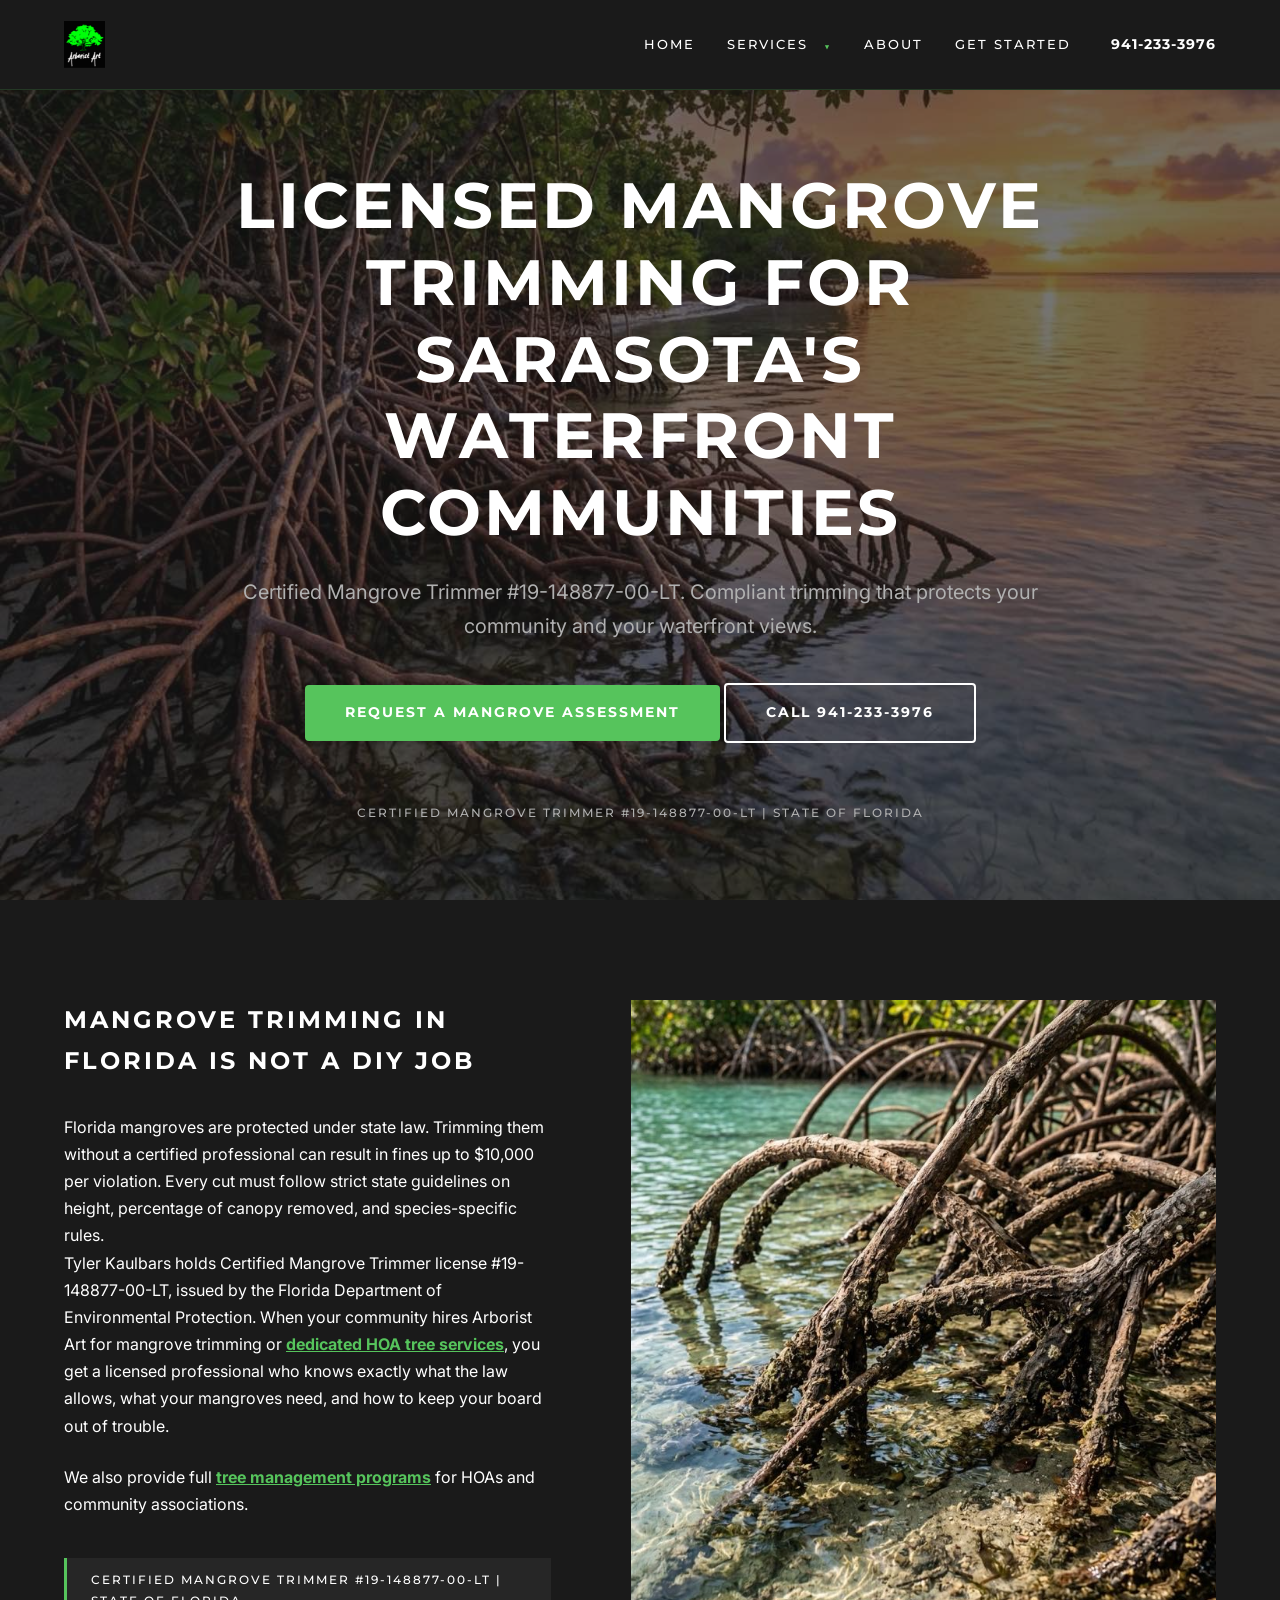
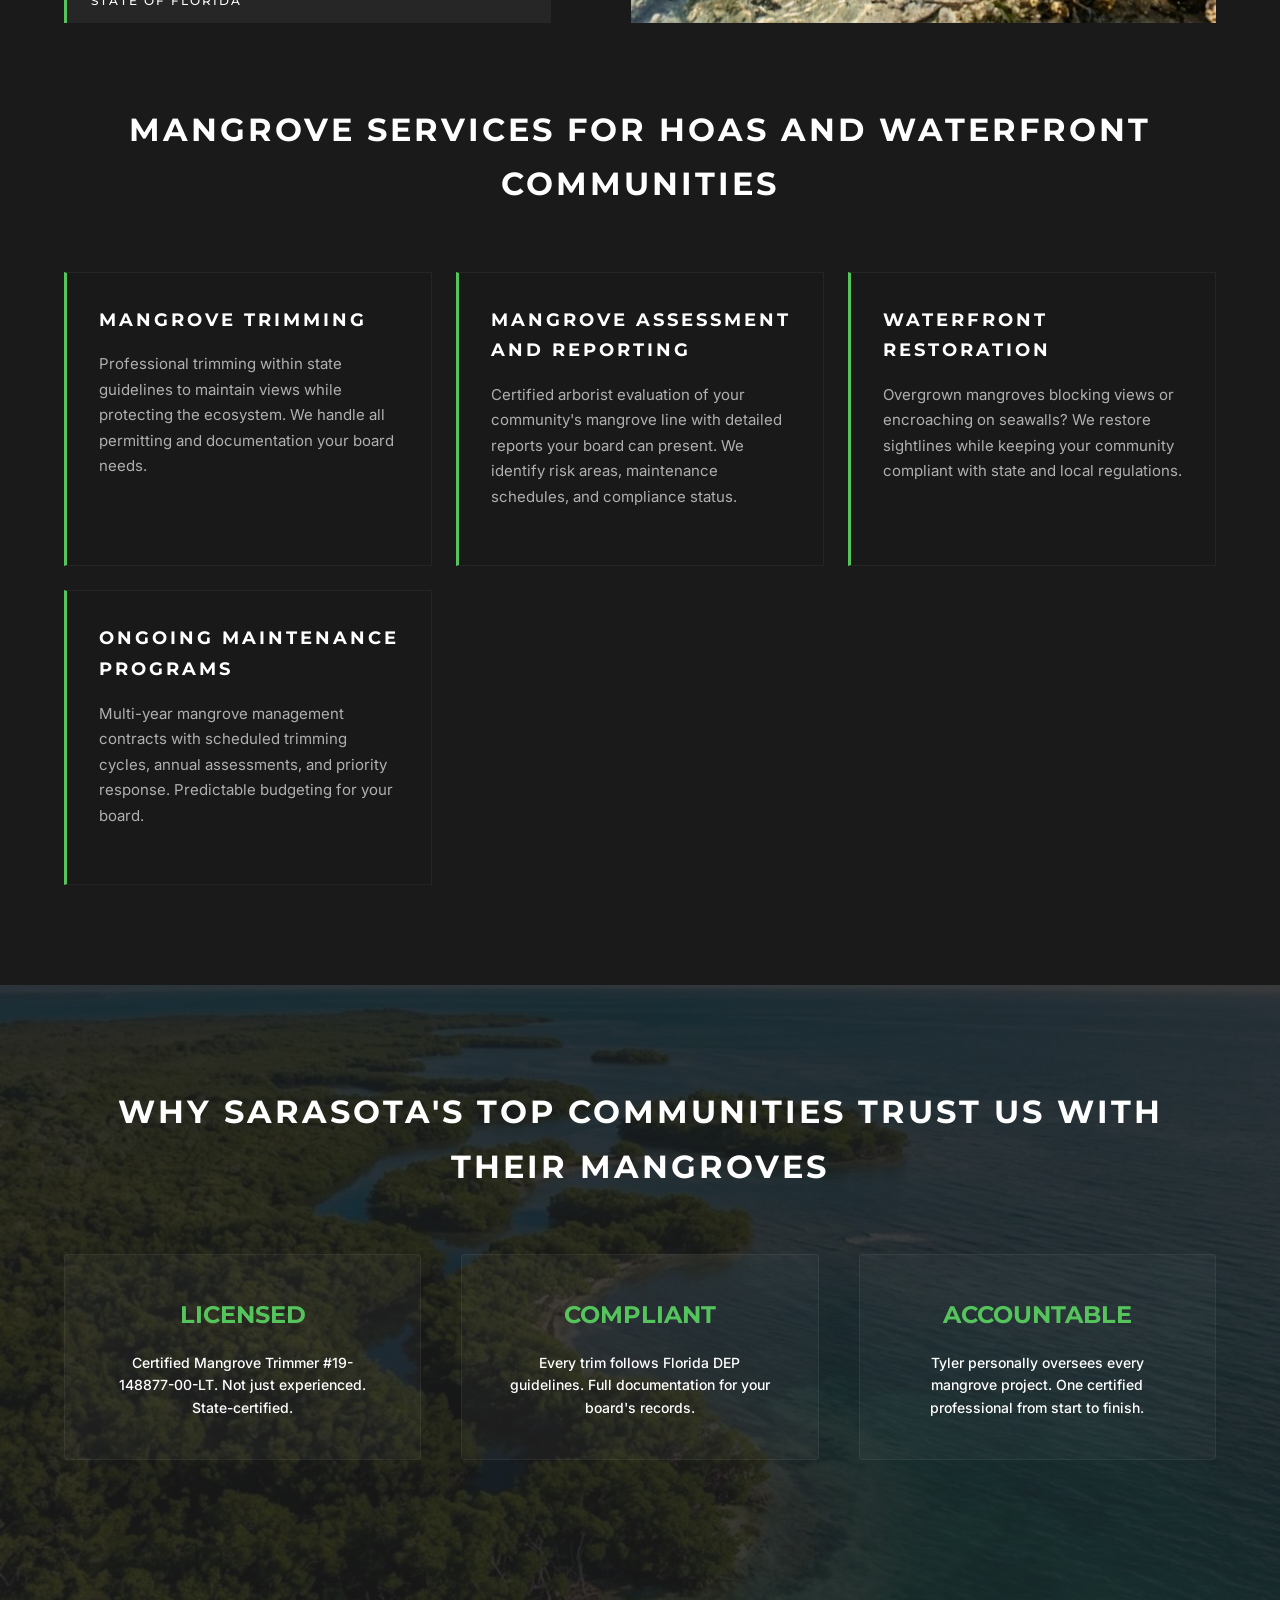
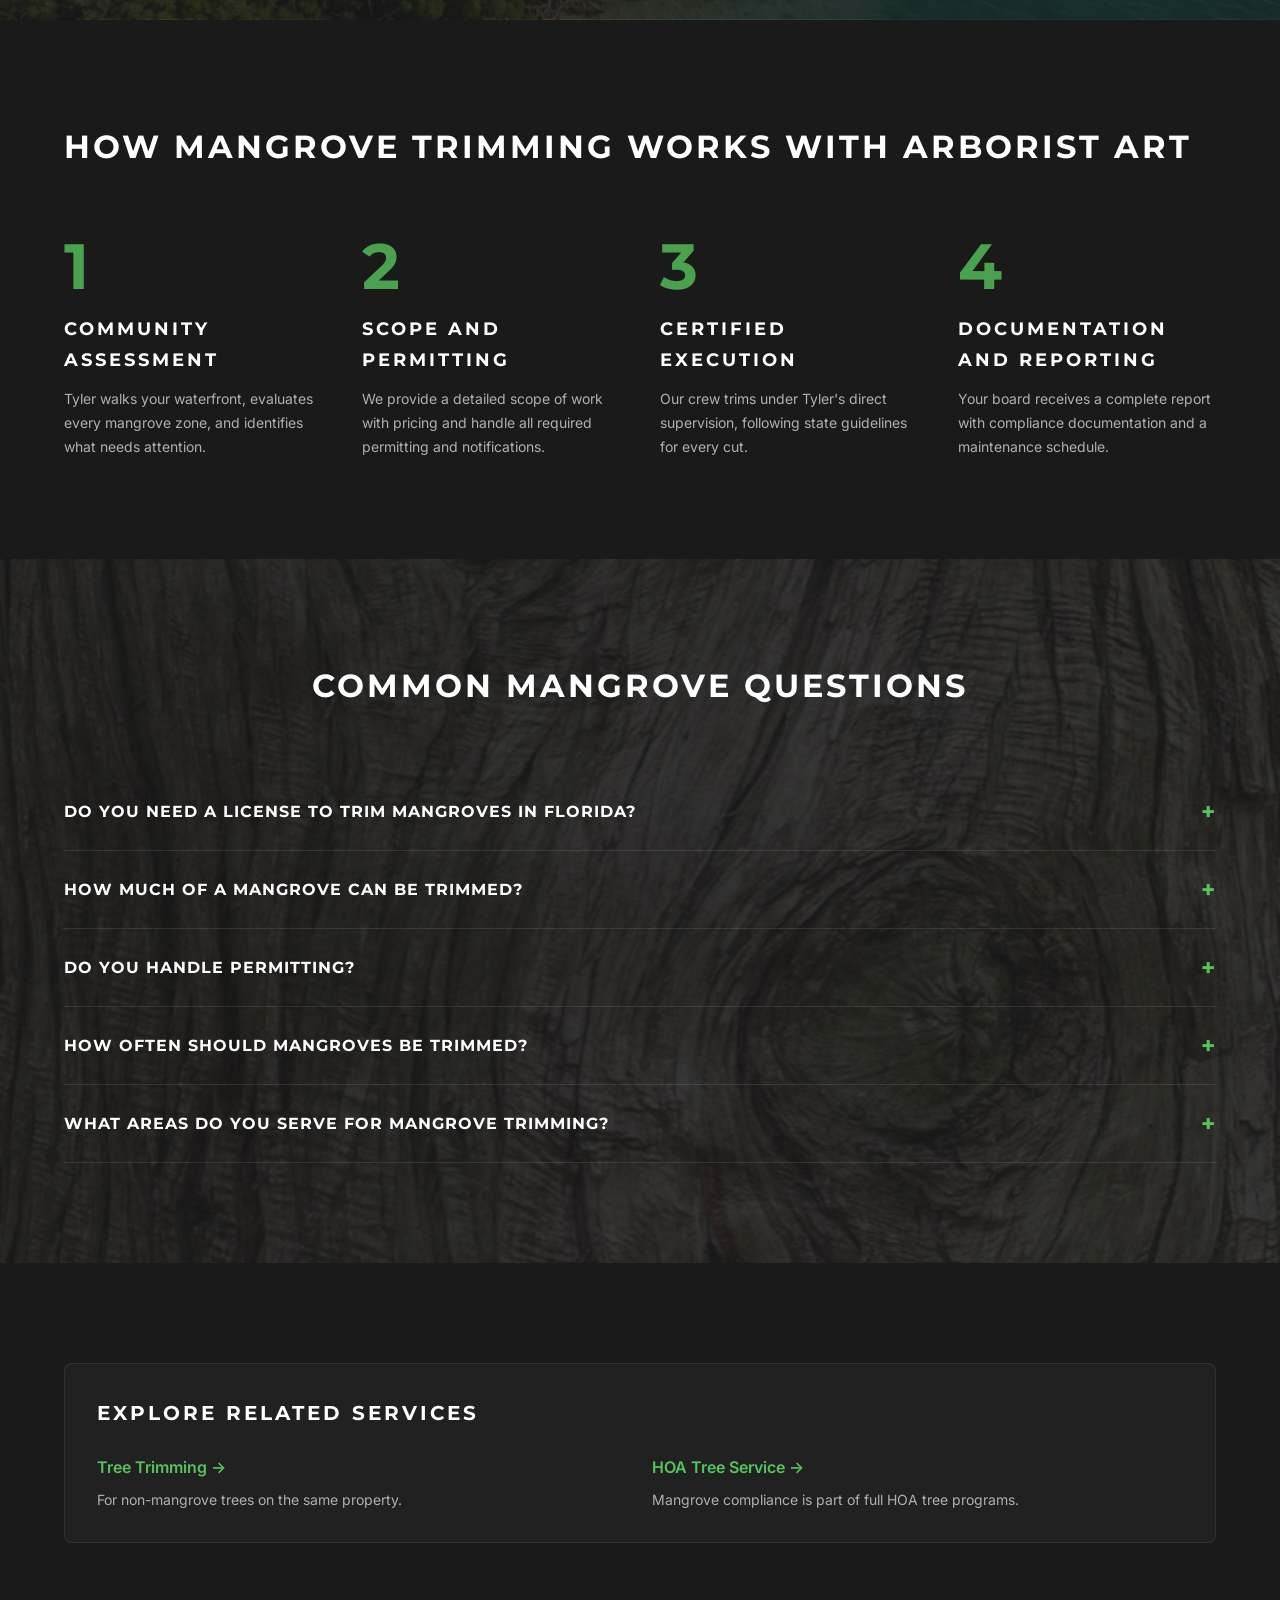
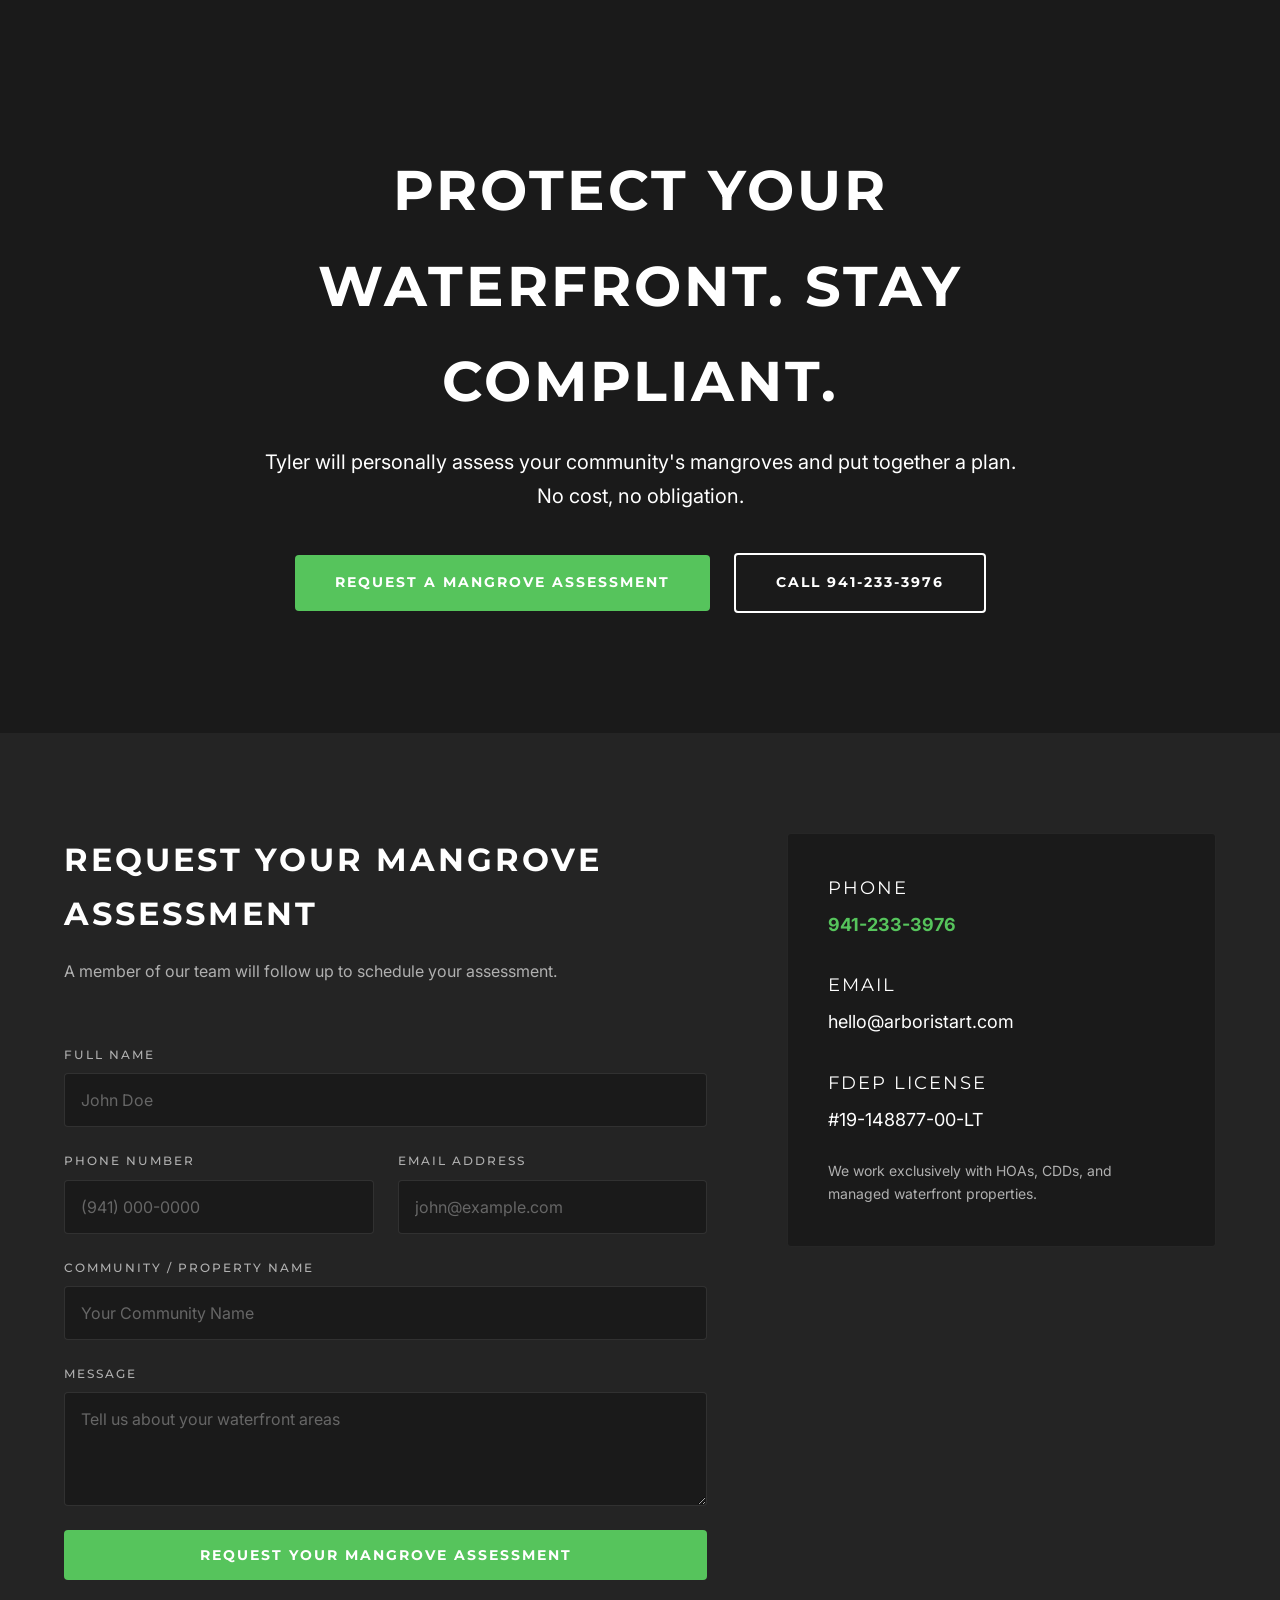
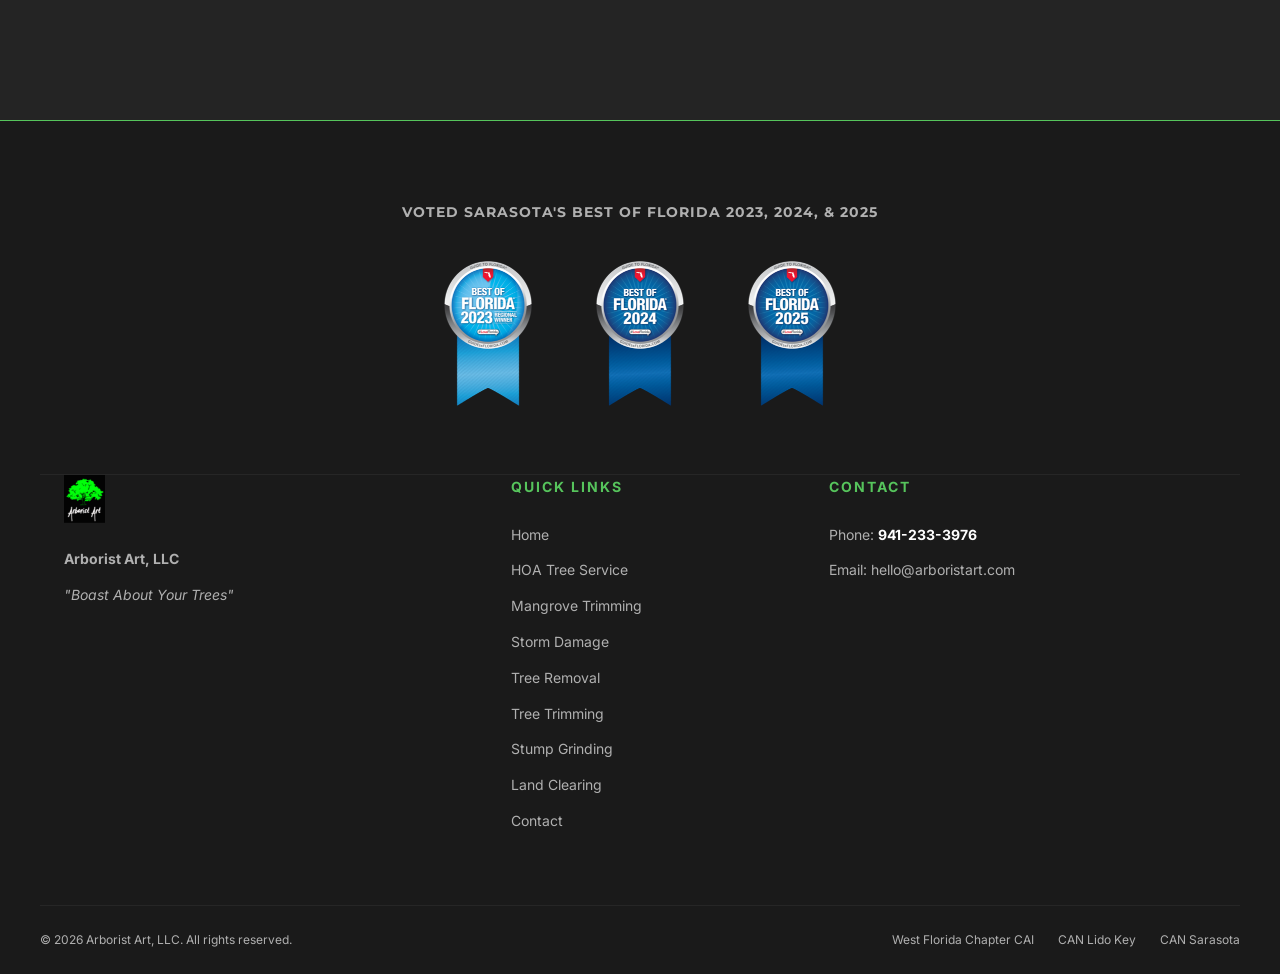
<file: mangrove-trimming.html>
<!DOCTYPE html>
<html lang="en">
<head>
    <meta charset="UTF-8">
    <meta name="viewport" content="width=device-width, initial-scale=1.0">
    <title>Certified Mangrove Trimming Sarasota | Licensed Trimmer #19-148877-00-LT | Arborist Art</title>
    <meta name="description" content="Licensed mangrove trimming for HOAs and waterfront communities in Sarasota. Certified Mangrove Trimmer #19-148877-00-LT. Compliant, professional, board-ready reporting. Request your assessment today.">
    
    <!-- SEO & Social Media -->
    <link rel="canonical" href="https://arboristart.com/mangrove-trimming.html">
    <meta property="og:type" content="website">
    <meta property="og:site_name" content="Arborist Art">
    <meta property="og:locale" content="en_US">
    <meta property="og:title" content="Licensed Mangrove Trimming | Arborist Art Sarasota">
    <meta property="og:description" content="State-licensed mangrove trimming for waterfront HOAs and CDDs in Sarasota County. Compliant, certified, and professionally documented.">
    <meta property="og:url" content="https://arboristart.com/mangrove-trimming.html">
    <meta property="og:image" content="https://arboristart.com/assets/crew-photo.jpg">
    <meta property="og:image:width" content="1200">
    <meta property="og:image:height" content="630">
    <meta name="twitter:card" content="summary_large_image">
    <meta name="twitter:title" content="Licensed Mangrove Trimming | Arborist Art Sarasota">
    <meta name="twitter:description" content="State-licensed mangrove trimming for waterfront HOAs and CDDs in Sarasota County. Compliant, certified, and professionally documented.">
    <meta name="twitter:image" content="https://arboristart.com/assets/crew-photo.jpg">
    
    <!-- Fonts -->
    <link rel="preconnect" href="https://fonts.googleapis.com">
    <link rel="preconnect" href="https://fonts.gstatic.com" crossorigin>
    <link href="https://fonts.googleapis.com/css2?family=Inter:wght@400;700&family=Montserrat:wght@500;700&display=swap" rel="stylesheet">
    
    <link rel="preload" as="image" href="assets/mangrove-hero.jpg">
    <link rel="stylesheet" href="styles.css">

    <!-- Schema Markup -->
    <script type="application/ld+json">
    {
      "@context": "https://schema.org",
      "@type": "Service",
      "name": "Certified Mangrove Trimming",
      "description": "Licensed mangrove trimming for HOAs and waterfront communities in Sarasota. Certified Mangrove Trimmer #19-148877-00-LT.",
      "provider": {
        "@type": "LocalBusiness",
        "name": "Arborist Art",
        "telephone": "+1-941-233-3976"
      },
      "areaServed": "Sarasota, FL",
      "hasCredential": {
        "@type": "EducationalOccupationalCredential",
        "name": "Certified Mangrove Trimmer #19-148877-00-LT",
        "credentialCategory": "license"
      }
    }
    </script>
    <script type="application/ld+json">
    {
      "@context": "https://schema.org",
      "@type": "BreadcrumbList",
      "itemListElement": [{
        "@type": "ListItem",
        "position": 1,
        "name": "Home",
        "item": "https://arboristart.com/"
      },{
        "@type": "ListItem",
        "position": 2,
        "name": "Services",
        "item": "https://arboristart.com/#services"
      },{
        "@type": "ListItem",
        "position": 3,
        "name": "Mangrove Trimming"
      }]
    }
    </script>
    <script type="application/ld+json">
    {
      "@context": "https://schema.org",
      "@type": "FAQPage",
      "mainEntity": [
        {
          "@type": "Question",
          "name": "Do you need a license to trim mangroves in Florida?",
          "acceptedAnswer": {
            "@type": "Answer",
            "text": "Yes. Florida law requires mangrove trimming to be performed by or under the supervision of a certified professional mangrove trimmer. Unlicensed trimming can result in fines of up to $10,000 per violation. Tyler Kaulbars holds license #19-148877-00-LT."
          }
        },
        {
          "@type": "Question",
          "name": "How much of a mangrove can be trimmed?",
          "acceptedAnswer": {
            "@type": "Answer",
            "text": "Florida law limits trimming based on the height and type of mangrove. Generally, mangroves under 10 feet can be trimmed to maintain views, while taller mangroves have stricter limitations. Tyler evaluates each situation and ensures every cut is within legal limits."
          }
        },
        {
          "@type": "Question",
          "name": "Do you handle permitting?",
          "acceptedAnswer": {
            "@type": "Answer",
            "text": "Yes. For projects that require permits, we handle the entire process including applications, notifications, and compliance documentation."
          }
        },
        {
          "@type": "Question",
          "name": "How often should mangroves be trimmed?",
          "acceptedAnswer": {
            "@type": "Answer",
            "text": "Most waterfront communities benefit from annual or semi-annual maintenance trimming. We offer multi-year contracts with scheduled trimming cycles so your board can budget predictably."
          }
        },
        {
          "@type": "Question",
          "name": "What areas do you serve for mangrove trimming?",
          "acceptedAnswer": {
            "@type": "Answer",
            "text": "We serve waterfront communities throughout Sarasota, Siesta Key, Longboat Key, Osprey, Nokomis, Venice, and Bradenton."
          }
        }
      ]
    }
    </script>
</head>
<body>
    <a href="#main-content" class="skip-link">Skip to content</a>

    <header role="banner">
        <nav class="navbar" role="navigation" aria-label="Main navigation">
            <div class="container nav-content">
                <a href="index.html" class="logo-container" aria-label="Arborist Art Home">
                    <img src="assets/logo-header.png" alt="Arborist Art Logo Sarasota Florida" width="180" height="48">
                </a>
                
                <div class="nav-right">
                        <ul class="nav-links">
                            <li><a href="index.html">Home</a></li>
                            <li class="dropdown-item">
                                <a href="#" class="dropdown-toggle" aria-haspopup="true" aria-expanded="false">Services <span class="dropdown-chevron">▼</span></a>
                                <ul class="nav-dropdown">
                                    <li><a href="tree-trimming.html">Tree Trimming and Pruning</a></li>
                                    <li><a href="tree-removal.html">Tree Removal</a></li>
                                    <li><a href="mangrove-trimming.html">Mangrove Trimming</a></li>
                                    <li><a href="storm-damage.html">Storm Damage</a></li>
                                    <li><a href="stump-grinding.html">Stump Grinding</a></li>
                                    <li><a href="land-clearing.html">Land Clearing</a></li>
                                </ul>
                            </li>
                            <li><a href="about.html">About</a></li>
                            <li><a href="index.html#contact-form">Get Started</a></li>
                        </ul>
                    <a href="tel:9412333976" data-tracking="phone-call" data-location="nav" aria-label="Call Arborist Art at 941-233-3976" class="nav-phone">941-233-3976</a>
                    <a href="tel:9412333976" data-tracking="phone-call" data-location="nav" aria-label="Call Arborist Art at 941-233-3976" class="nav-phone-mobile">
                        <svg viewBox="0 0 24 24" fill="none" stroke="currentColor" stroke-width="2" stroke-linecap="round" stroke-linejoin="round"><path d="M22 16.92v3a2 2 0 01-2.18 2 19.79 19.79 0 01-8.63-3.07 19.5 19.5 0 01-6-6 19.79 19.79 0 01-3.07-8.67A2 2 0 014.11 2h3a2 2 0 012 1.72 12.84 12.84 0 00.7 2.81 2 2 0 01-.45 2.11L8.09 9.91a16 16 0 006 6l1.27-1.27a2 2 0 012.11-.45 12.84 12.84 0 002.81.7A2 2 0 0122 16.92z"></path></svg>
                    </a>
                </div>
            </div>
        </nav>
    </header>

    <header class="hero" style="background-image: url('assets/mangrove-hero.jpg');">
        <div class="hero-overlay" style="background: rgba(26, 26, 26, 0.6);"></div>
        <div class="container hero-content">
            <h1>Licensed Mangrove Trimming for <br>Sarasota's Waterfront Communities</h1>
            <p>Certified Mangrove Trimmer #19-148877-00-LT. Compliant trimming that protects your community and your waterfront views.</p>
            
            <div class="hero-actions">
                <a href="#contact-form" data-tracking="cta-click" data-location="hero" class="btn btn-primary" aria-label="Request a mangrove assessment in Sarasota">Request a Mangrove Assessment</a>
                <a href="tel:9412333976" data-tracking="phone-call" data-location="hero" aria-label="Call Arborist Art at 941-233-3976" class="btn btn-outline">Call 941-233-3976</a>
            </div>

            <div class="hero-cert-line label-caps">
                Certified Mangrove Trimmer #19-148877-00-LT | State of Florida
            </div>
        </div>
    </header>

    <main id="main-content">
        <section class="section-dark">
            <div class="container about-grid" style="margin-bottom: 80px;">
                <div class="compliance-text">
                    <h2 style="margin-bottom: 32px;">Mangrove Trimming in Florida is Not a DIY Job</h2>
                    <p>Florida mangroves are protected under state law. Trimming them without a certified professional can result in fines up to $10,000 per violation. Every cut must follow strict state guidelines on height, percentage of canopy removed, and species-specific rules.</p>
                    <p>Tyler Kaulbars holds Certified Mangrove Trimmer license #19-148877-00-LT, issued by the Florida Department of Environmental Protection. When your community hires Arborist Art for mangrove trimming or <a href="hoa-tree-service.html" class="clickable-link" style="color: var(--accent); text-decoration: underline;">dedicated HOA tree services</a>, you get a licensed professional who knows exactly what the law allows, what your mangroves need, and how to keep your board out of trouble.</p>
                    <p style="margin-top: 24px;">We also provide full <a href="hoa-tree-service.html" class="clickable-link" style="color: var(--accent); text-decoration: underline;">tree management programs</a> for HOAs and community associations.</p>
                    
                    <div class="cert-point" style="margin-top: 40px; border-left-color: var(--accent); padding: 12px 24px; background: rgba(255,255,255,0.05);">
                        Certified Mangrove Trimmer #19-148877-00-LT | State of Florida
                    </div>
                </div>
                <div class="compliance-image">
                    <img src="assets/mangrove-roots-detail.jpg" alt="Detail of red mangrove prop roots for a Sarasota community showing the unique root system protected by Florida law" width="800" height="800" loading="lazy" decoding="async">
                </div>
            </div>

            <div class="container">
                <div class="section-header text-center">
                    <h2>Mangrove Services for HOAs and Waterfront Communities</h2>
                </div>
                
                <div class="services-grid">
                    <div class="service-card">
                        <div>
                            <h3>Mangrove Trimming</h3>
                            <p>Professional trimming within state guidelines to maintain views while protecting the ecosystem. We handle all permitting and documentation your board needs.</p>
                        </div>
                    </div>
                    
                    <div class="service-card">
                        <div>
                            <h3>Mangrove Assessment and Reporting</h3>
                            <p>Certified arborist evaluation of your community's mangrove line with detailed reports your board can present. We identify risk areas, maintenance schedules, and compliance status.</p>
                        </div>
                    </div>

                    <div class="service-card">
                        <div>
                            <h3>Waterfront Restoration</h3>
                            <p>Overgrown mangroves blocking views or encroaching on seawalls? We restore sightlines while keeping your community compliant with state and local regulations.</p>
                        </div>
                    </div>

                    <div class="service-card">
                        <div>
                            <h3>Ongoing Maintenance Programs</h3>
                            <p>Multi-year mangrove management contracts with scheduled trimming cycles, annual assessments, and priority response. Predictable budgeting for your board.</p>
                        </div>
                    </div>
                </div>
            </div>
        </section>

        <!-- Shoreline Section -->
        <section class="section-dark" style="background-image: linear-gradient(rgba(26, 26, 26, 0.85), rgba(26, 26, 26, 0.85)), url('assets/mangrove-shoreline.jpg'); background-size: cover; background-position: center;">
            <div class="container">
                <div class="section-header text-center">
                    <h2>Why Sarasota's Top Communities Trust Us with Their Mangroves</h2>
                </div>

                <div class="problem-grid">
                    <div class="problem-card">
                        <div class="stat-value" style="font-size: 24px; color: var(--accent); margin-bottom: 16px;">Licensed</div>
                        <p style="font-size: 14px; line-height: 1.6;">Certified Mangrove Trimmer #19-148877-00-LT. Not just experienced. State-certified.</p>
                    </div>
                    <div class="problem-card">
                        <div class="stat-value" style="font-size: 24px; color: var(--accent); margin-bottom: 16px;">Compliant</div>
                        <p style="font-size: 14px; line-height: 1.6;">Every trim follows Florida DEP guidelines. Full documentation for your board's records.</p>
                    </div>
                    <div class="problem-card">
                        <div class="stat-value" style="font-size: 24px; color: var(--accent); margin-bottom: 16px;">Accountable</div>
                        <p style="font-size: 14px; line-height: 1.6;">Tyler personally oversees every mangrove project. One certified professional from start to finish.</p>
                    </div>
                </div>
            </div>
        </section>

        <section class="section-dark">
            <div class="container" style="margin-bottom: 100px;">
                <div class="section-header">
                    <h2>How Mangrove Trimming Works with Arborist Art</h2>
                </div>

                <div class="steps-grid">
                    <div class="step-card">
                        <div class="step-number">1</div>
                        <h3>Community Assessment</h3>
                        <p>Tyler walks your waterfront, evaluates every mangrove zone, and identifies what needs attention.</p>
                    </div>
                    <div class="step-card">
                        <div class="step-number">2</div>
                        <h3>Scope and Permitting</h3>
                        <p>We provide a detailed scope of work with pricing and handle all required permitting and notifications.</p>
                    </div>
                    <div class="step-card">
                        <div class="step-number">3</div>
                        <h3>Certified Execution</h3>
                        <p>Our crew trims under Tyler's direct supervision, following state guidelines for every cut.</p>
                    </div>
                    <div class="step-card">
                        <div class="step-number">4</div>
                        <h3>Documentation and Reporting</h3>
                        <p>Your board receives a complete report with compliance documentation and a maintenance schedule.</p>
                    </div>
                </div>
            </div>

            <div id="faq-section" style="background-image: linear-gradient(rgba(26, 26, 26, 0.85), rgba(26, 26, 26, 0.85)), url('assets/bark-texture.jpg'); background-size: cover; background-position: center; padding: 100px 0; position: relative; z-index: 2;">
                <div class="container">
                    <div class="section-header text-center">
                        <h2>Common Mangrove Questions</h2>
                    </div>

                <div class="faq-list">
                    <div class="faq-item">
                        <button class="faq-question" aria-expanded="false">
                            <span>Do you need a license to trim mangroves in Florida?</span>
                            <span class="faq-icon">+</span>
                        </button>
                        <div class="faq-answer">
                            <div class="faq-answer-inner">
                                Yes. Florida law requires mangrove trimming to be performed by or under the supervision of a certified professional mangrove trimmer. Unlicensed trimming can result in fines of up to $10,000 per violation. Tyler Kaulbars holds license #19-148877-00-LT.
                            </div>
                        </div>
                    </div>

                    <div class="faq-item">
                        <button class="faq-question" aria-expanded="false">
                            <span>How much of a mangrove can be trimmed?</span>
                            <span class="faq-icon">+</span>
                        </button>
                        <div class="faq-answer">
                            <div class="faq-answer-inner">
                                Florida law limits trimming based on the height and type of mangrove. Generally, mangroves under 10 feet can be trimmed to maintain views, while taller mangroves have stricter limitations. Tyler evaluates each situation and ensures every cut is within legal limits.
                            </div>
                        </div>
                    </div>

                    <div class="faq-item">
                        <button class="faq-question" aria-expanded="false">
                            <span>Do you handle permitting?</span>
                            <span class="faq-icon">+</span>
                        </button>
                        <div class="faq-answer">
                            <div class="faq-answer-inner">
                                Yes. For projects that require permits, we handle the entire process including applications, notifications, and compliance documentation.
                            </div>
                        </div>
                    </div>

                    <div class="faq-item">
                        <button class="faq-question" aria-expanded="false">
                            <span>How often should mangroves be trimmed?</span>
                            <span class="faq-icon">+</span>
                        </button>
                        <div class="faq-answer">
                            <div class="faq-answer-inner">
                                Most waterfront communities benefit from annual or semi-annual maintenance trimming. We offer multi-year contracts with scheduled trimming cycles so your board can budget predictably.
                            </div>
                        </div>
                    </div>

                    <div class="faq-item">
                        <button class="faq-question" aria-expanded="false">
                            <span>What areas do you serve for mangrove trimming?</span>
                            <span class="faq-icon">+</span>
                        </button>
                        <div class="faq-answer">
                            <div class="faq-answer-inner">
                                We serve waterfront communities throughout Sarasota, Siesta Key, Longboat Key, Osprey, Nokomis, Venice, and Bradenton.
                            </div>
                        </div>
                    </div>
                </div>
            </div>
        </div>
        </section>

        <!-- Related Services Section -->
        <section class="related-services-section container" style="margin-bottom: 80px;">
            <div class="related-services-box" style="background: rgba(255,255,255,0.03); border: 1px solid rgba(255,255,255,0.08); border-radius: 8px; padding: 32px;">
                <h3 style="font-size: 20px; margin-bottom: 24px;">Explore Related Services</h3>
                <div class="related-grid" style="display: grid; grid-template-columns: repeat(auto-fit, minmax(280px, 1fr)); gap: 24px;">
                    <div class="related-card">
                        <a href="tree-trimming.html" style="color: var(--accent); font-weight: 600; text-decoration: none; font-size: 16px;">Tree Trimming <span aria-hidden="true">&rarr;</span></a>
                        <p style="margin-top: 8px; font-size: 14px; color: var(--text-sec); line-height: 1.5;">For non-mangrove trees on the same property.</p>
                    </div>
                    <div class="related-card">
                        <a href="hoa-tree-service.html" style="color: var(--accent); font-weight: 600; text-decoration: none; font-size: 16px;">HOA Tree Service <span>&rarr;</span></a>
                        <p style="margin-top: 8px; font-size: 14px; color: var(--text-sec); line-height: 1.5;">Mangrove compliance is part of full HOA tree programs.</p>
                    </div>
                </div>
            </div>
        </section>

        <section id="final-cta" class="final-cta" style="background-image: linear-gradient(rgba(26, 26, 26, 0.7), rgba(26, 26, 26, 0.7)), url('assets/mangrove-result.jpg'); background-size: cover; background-position: center;">
            <div class="container cta-container">
                <h2>Protect Your Waterfront. Stay Compliant.</h2>
                <p>Tyler will personally assess your community's mangroves and put together a plan. No cost, no obligation.</p>
                <div class="cta-buttons">
                    <a href="#contact-form" data-tracking="cta-click" data-location="cta-section" class="btn btn-primary" aria-label="Request a mangrove assessment in Sarasota">Request a Mangrove Assessment</a>
                    <a href="tel:9412333976" data-tracking="phone-call" data-location="cta-section" aria-label="Call Arborist Art at 941-233-3976" class="btn btn-outline">Call 941-233-3976</a>
                </div>
            </div>
        </section>

        <section id="contact-form" class="section-dark contact-form-section">
            <div class="container contact-grid">
                <div class="form-column">
                    <div class="section-header">
                        <h2>Request Your Mangrove Assessment</h2>
                        <p style="margin-top: 16px; color: #B0B0B0;">A member of our team will follow up to schedule your assessment.</p>
                    </div>
                    <form action="#" method="POST" class="inspection-form">
                        <div class="form-group">
                            <label for="full-name">Full Name</label>
                            <input type="text" id="full-name" name="full-name" required placeholder="John Doe">
                        </div>
                        <div class="form-row">
                            <div class="form-group">
                                <label for="phone">Phone Number</label>
                                <input type="tel" id="phone" name="phone" required placeholder="(941) 000-0000">
                            </div>
                            <div class="form-group">
                                <label for="email">Email Address</label>
                                <input type="email" id="email" name="email" required placeholder="john@example.com">
                            </div>
                        </div>
                        <div class="form-group">
                            <label for="property-name">Community / Property Name</label>
                            <input type="text" id="property-name" name="property-name" required placeholder="Your Community Name">
                        </div>
                        <div class="form-group">
                            <label for="message">Message</label>
                            <textarea id="message" name="message" rows="4" placeholder="Tell us about your waterfront areas"></textarea>
                        </div>
                        <button type="submit" class="btn btn-primary" style="width: 100%;">Request Your Mangrove Assessment</button>
                    </form>
                </div>
                <div class="details-column">
                    <div class="contact-card">
                        <div class="contact-details-list">
                            <div class="detail-item">
                                <p class="label-caps">Phone</p>
                                <a href="tel:9412333976" data-tracking="phone-call" data-location="pre-footer-contact" aria-label="Call Arborist Art at 941-233-3976" class="clickable-link">941-233-3976</a>
                            </div>
                            <div class="detail-item">
                                <p class="label-caps">Email</p>
                                <p>hello@arboristart.com</p>
                            </div>
                            <div class="detail-item">
                                <p class="label-caps">FDEP License</p>
                                <p>#19-148877-00-LT</p>
                            </div>
                        </div>
                        <p style="margin-top: 24px; color: #B0B0B0; font-size: 14px;">We work exclusively with HOAs, CDDs, and managed waterfront properties.</p>
                    </div>
                </div>
            </div>
        </section>
    </main>

    <footer id="contact" role="contentinfo">
        <div class="container" style="padding-bottom: 40px; border-bottom: 1px solid rgba(255,255,255,0.05); text-align: center;">
            <p style="font-family: 'Montserrat', sans-serif; font-weight: 700; color: #B0B0B0; margin-bottom: 24px; text-transform: uppercase; letter-spacing: 1px; font-size: 14px;">Voted Sarasota's Best of Florida 2023, 2024, & 2025</p>
            <div style="display: flex; justify-content: center; gap: 32px; align-items: center; flex-wrap: wrap; margin-bottom: 16px;">
                <img src="assets/BOFL-Ribbon-2023-Regional.png" alt="Best of Florida 2023 Award" width="240" height="336" loading="lazy" decoding="async" style="width: 120px; height: auto;">
                <img src="assets/BOFL-Ribbon-2024-Best-RGBforWeb.png" alt="Best of Florida 2024 Award" width="240" height="336" loading="lazy" decoding="async" style="width: 120px; height: auto;">
                <img src="assets/BOFL-Ribbon-2025-Best-RGBforWeb.png" alt="Best of Florida 2025 Award" width="240" height="336" loading="lazy" decoding="async" style="width: 120px; height: auto;">
            </div>
        </div>
        <div class="container footer-main">
            <div class="footer-col">
                <img src="assets/logo-header.png" alt="Arborist Art Logo Sarasota Florida" width="180" height="48" loading="lazy" decoding="async">
                <p><strong>Arborist Art, LLC</strong></p>
                <p style="font-style: italic;">"Boast About Your Trees"</p>
            </div>
            <div class="footer-col">
                <h4>QUICK LINKS</h4>
                <ul>
                    <li><a href="index.html">Home</a></li>
                    <li><a href="hoa-tree-service.html">HOA Tree Service</a></li>
                    <li><a href="mangrove-trimming.html">Mangrove Trimming</a></li>
                    <li><a href="storm-damage.html">Storm Damage</a></li>
                    <li><a href="tree-removal.html">Tree Removal</a></li>
                    <li><a href="tree-trimming.html">Tree Trimming</a></li>
                    <li><a href="stump-grinding.html">Stump Grinding</a></li>
                    <li><a href="land-clearing.html">Land Clearing</a></li>
                    <li><a href="#contact-form" data-tracking="cta-click" data-location="footer">Contact</a></li>
                </ul>
            </div>
            <div class="footer-col">
                <h4>CONTACT</h4>
                <p>Phone: <a href="tel:9412333976" data-tracking="phone-call" data-location="footer" aria-label="Call Arborist Art at 941-233-3976" style="color: white; font-weight: 700;">941-233-3976</a></p>
                <p>Email: hello@arboristart.com</p>
            </div>
        </div>
        <div class="container footer-bottom">
            <p>&copy; 2026 Arborist Art, LLC. All rights reserved.</p>
            <div class="membership-links">
                <span>West Florida Chapter CAI</span>
                <span>CAN Lido Key</span>
                <span>CAN Sarasota</span>
            </div>
        </div>
    </footer>

    <script src="js/script.js" defer></script>
    <script src="js/forms.js" defer></script>
</body>
</html>
</file>
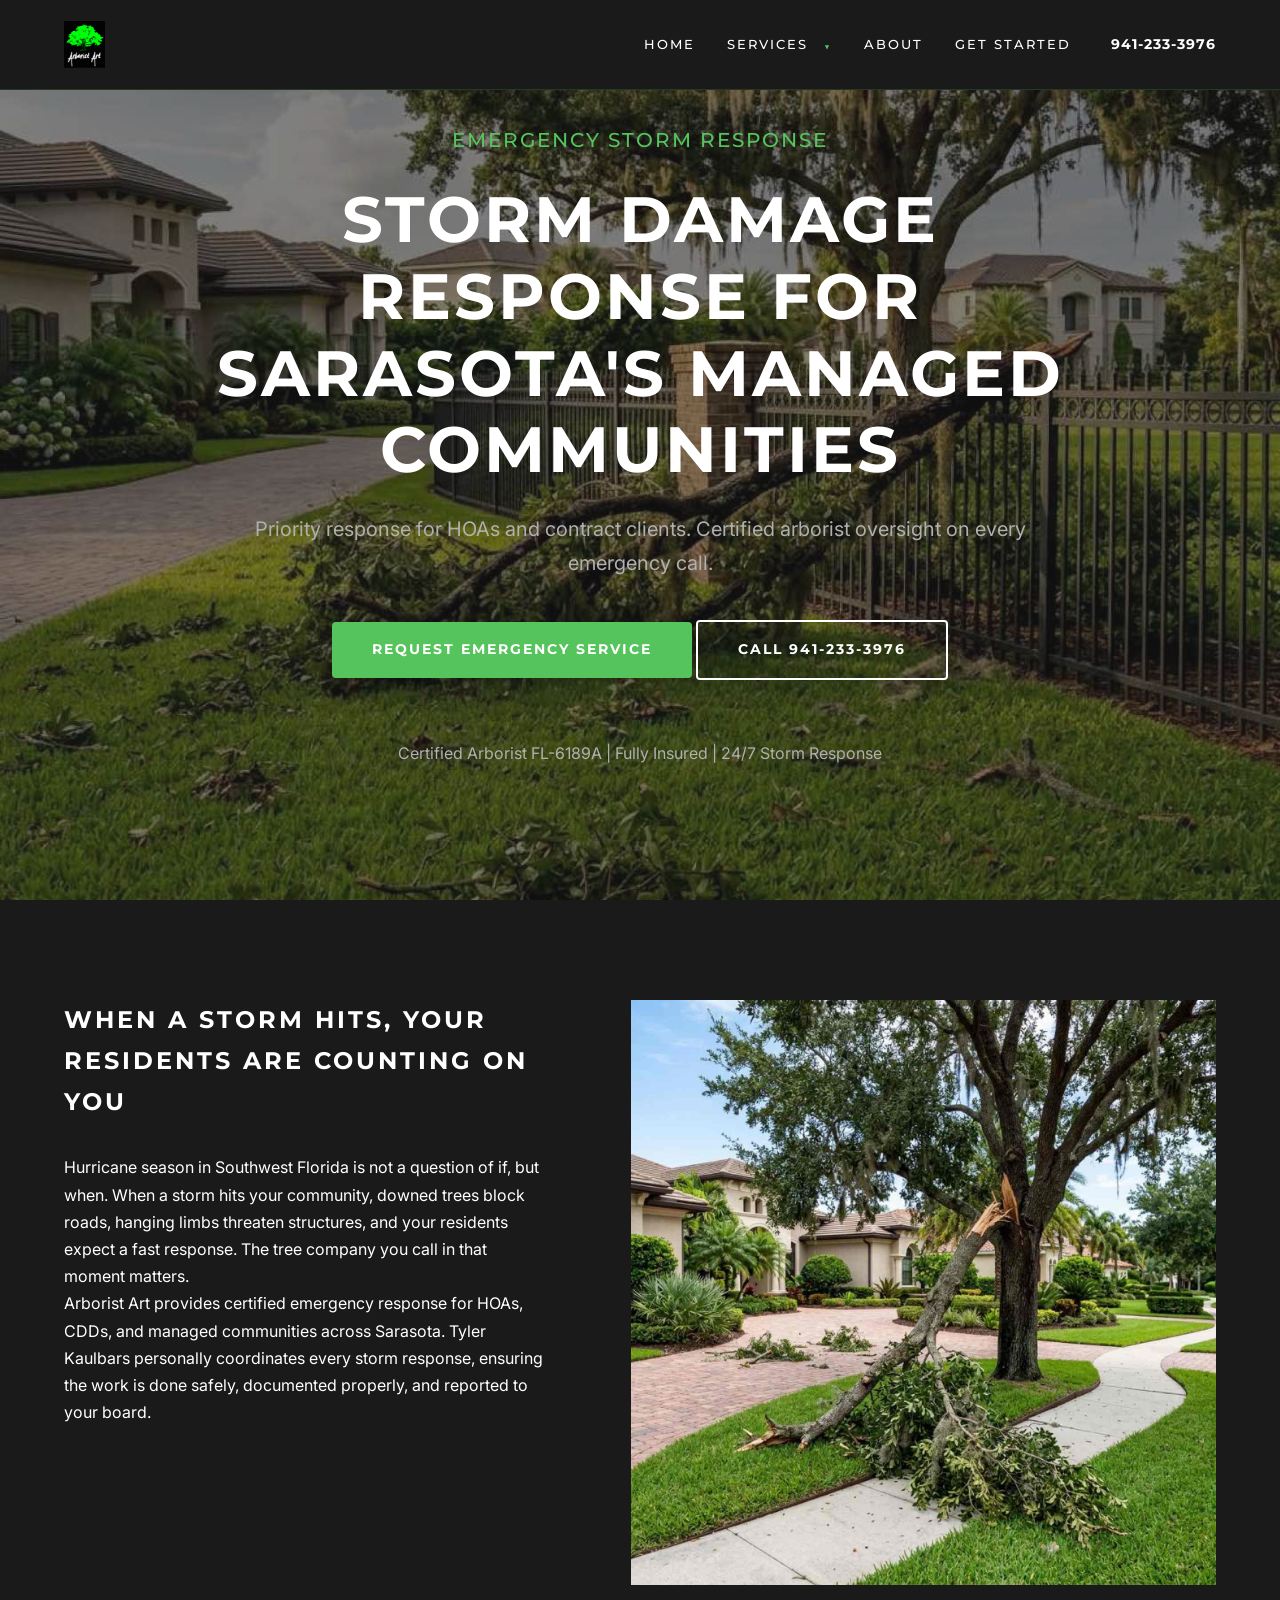
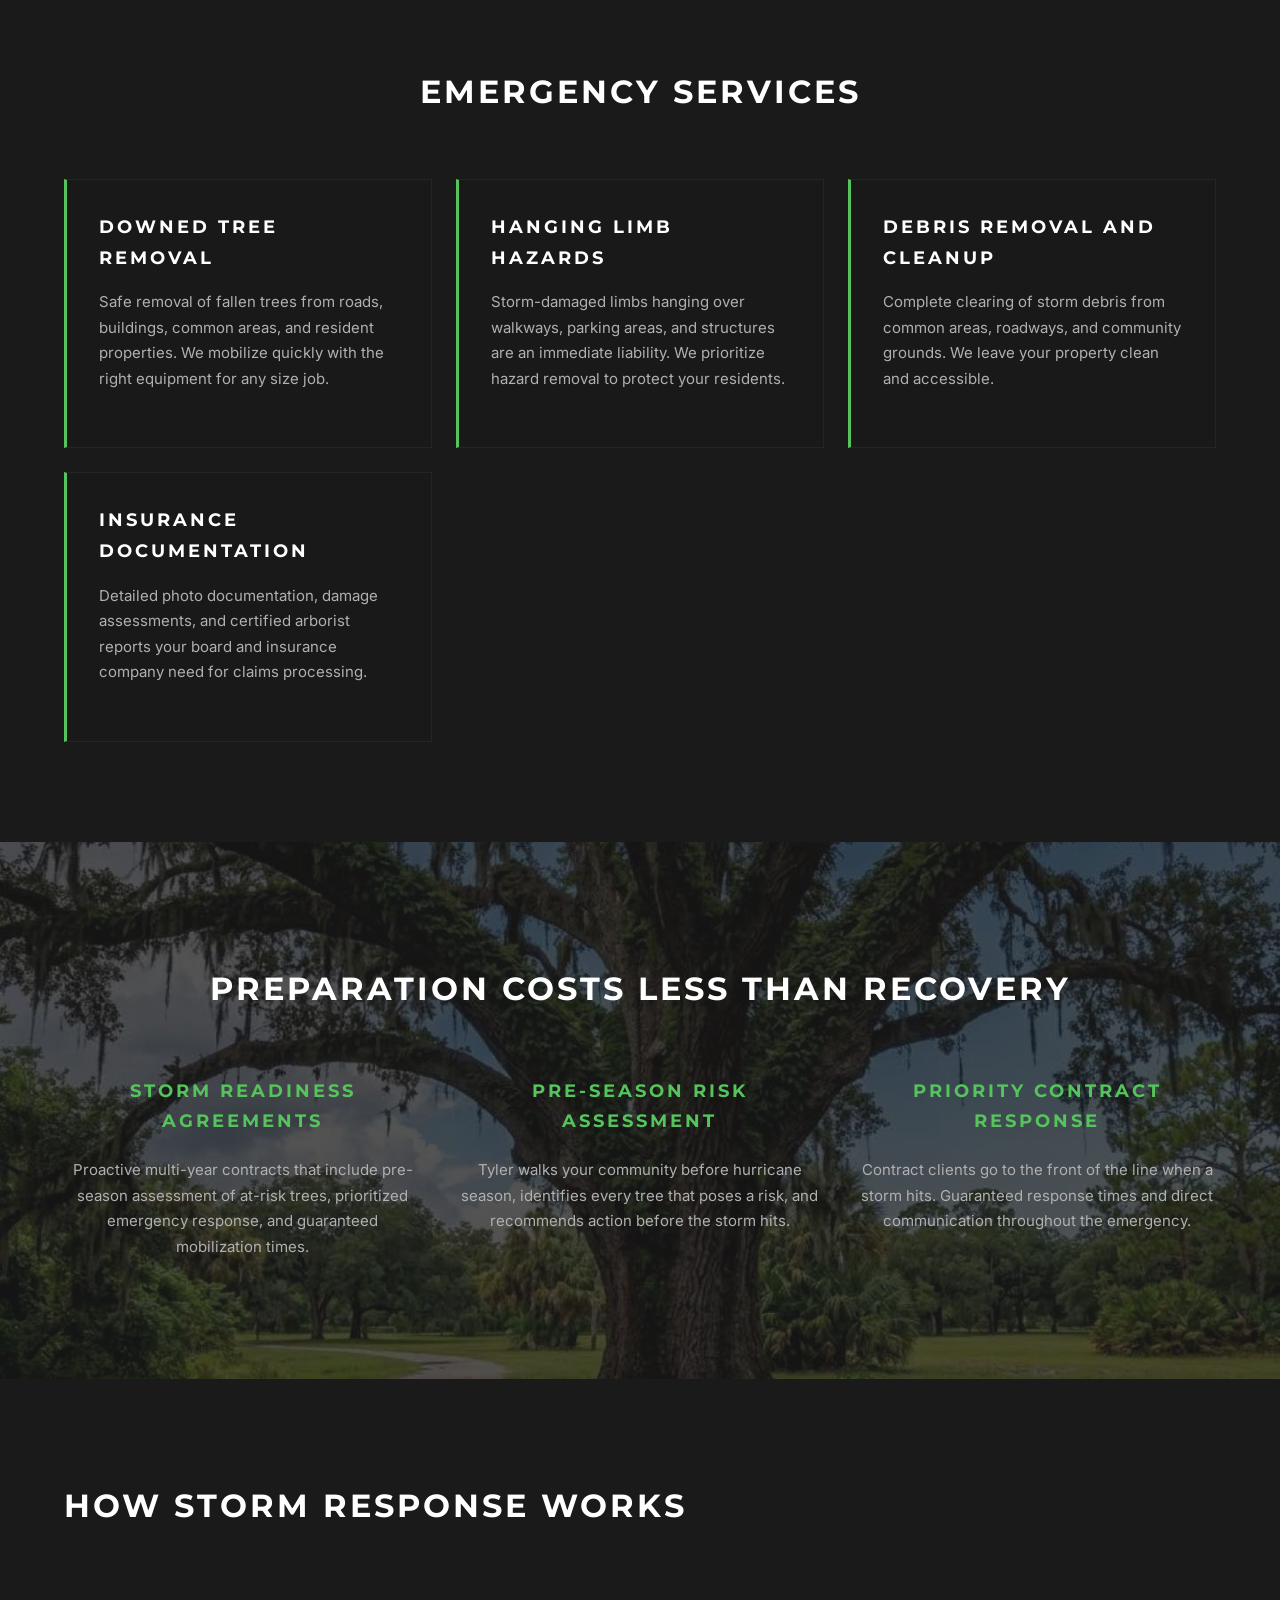
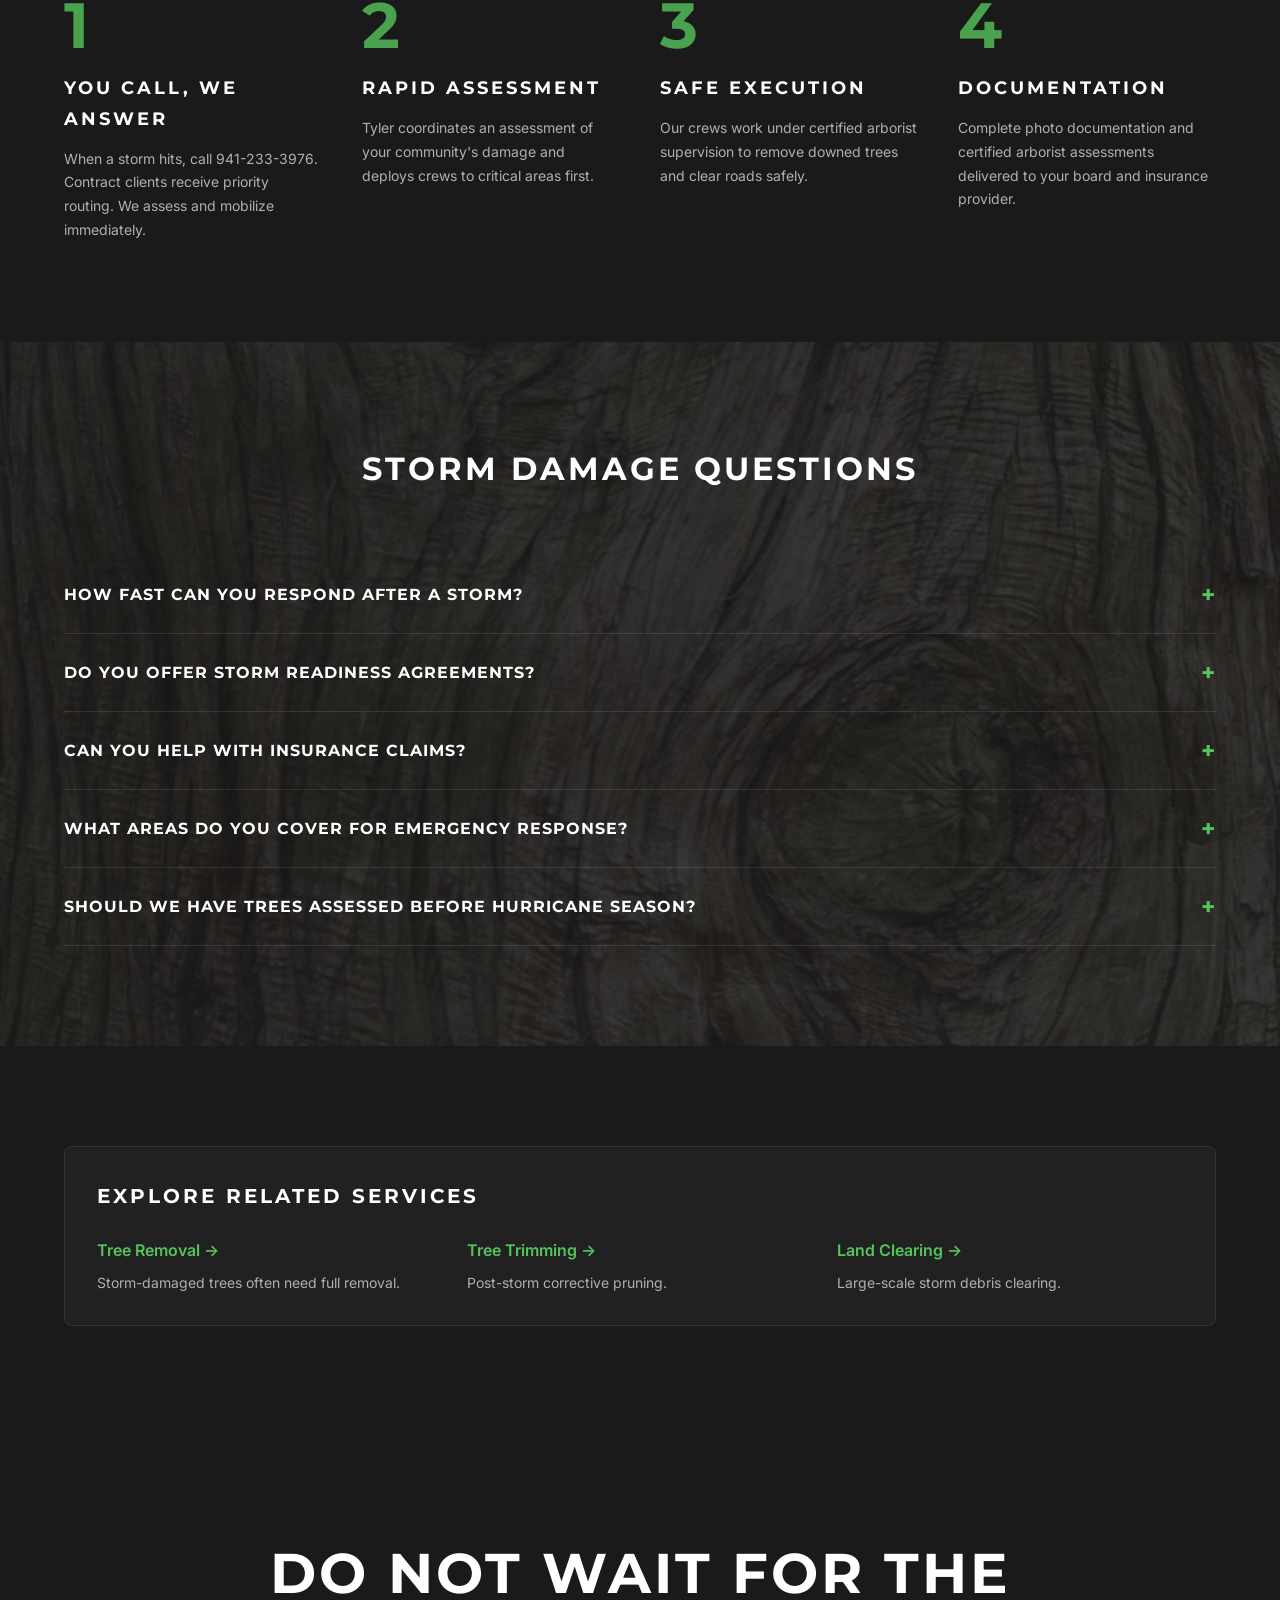
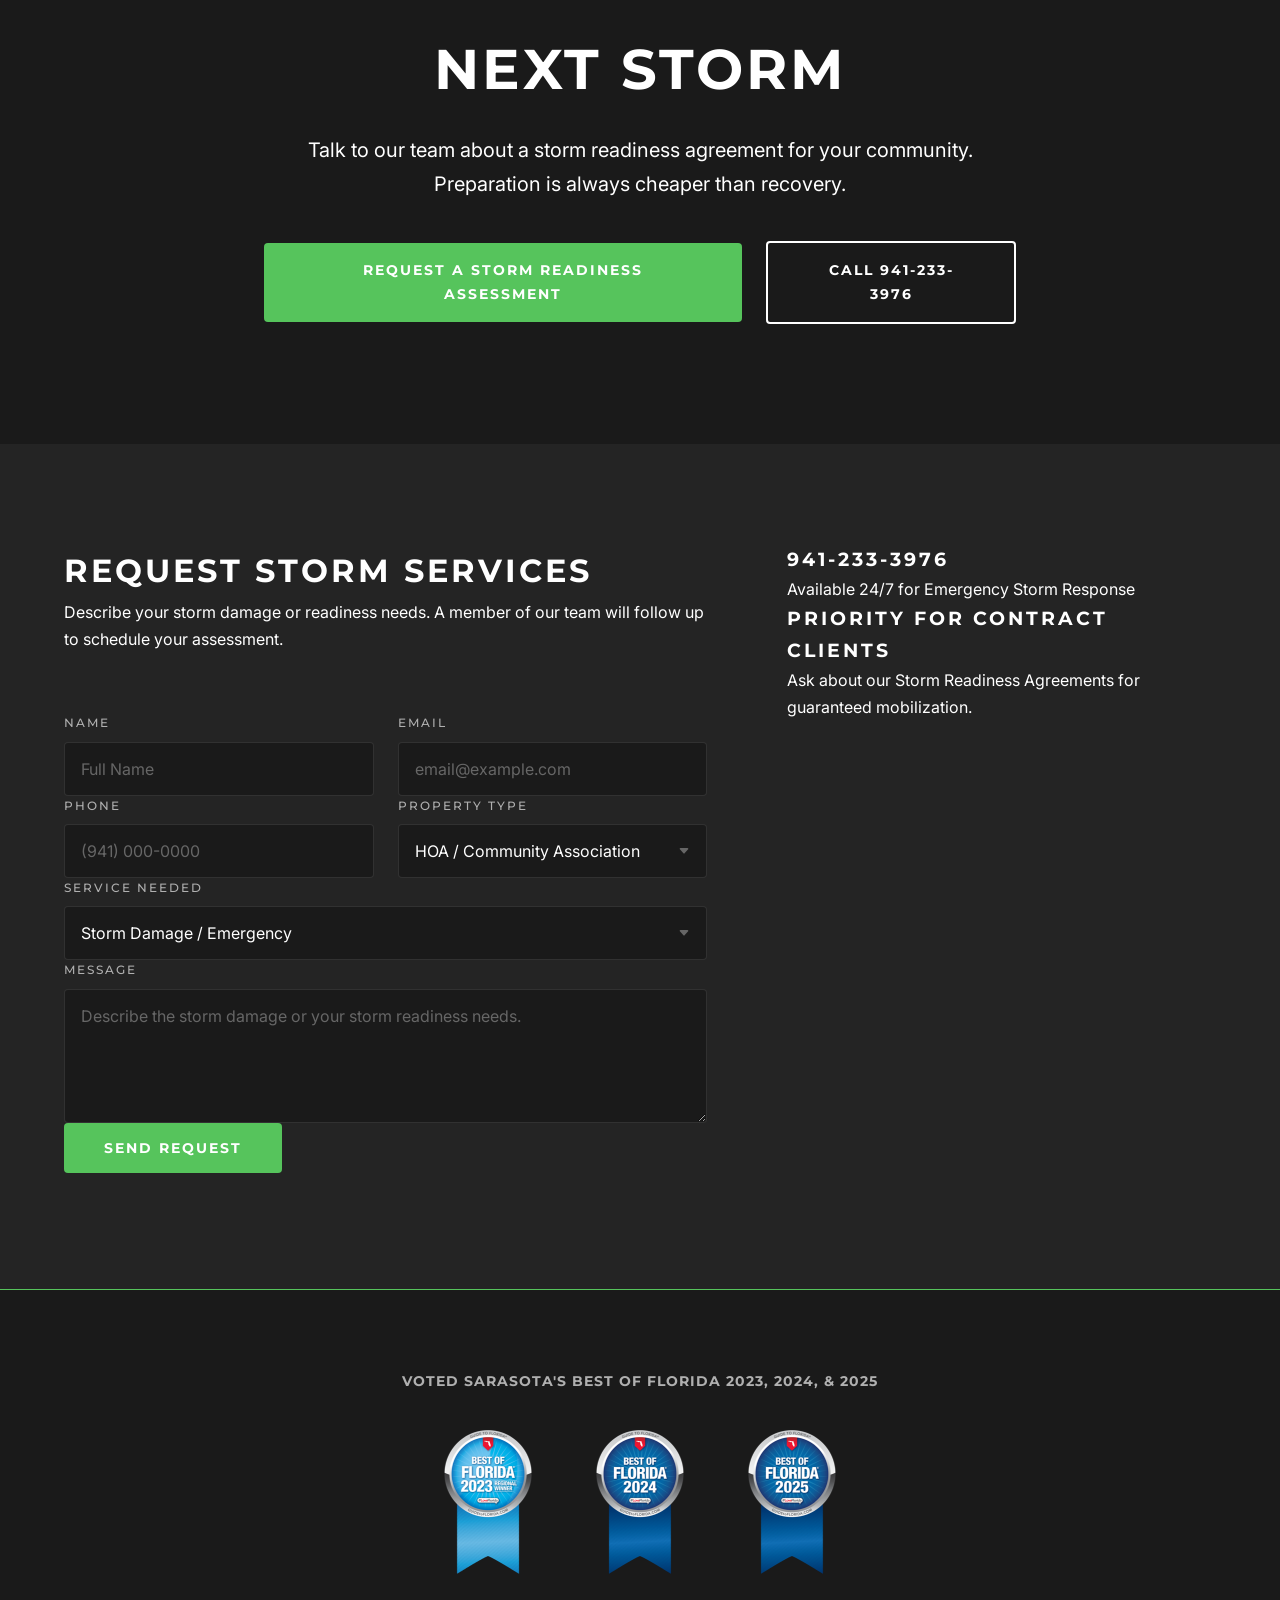
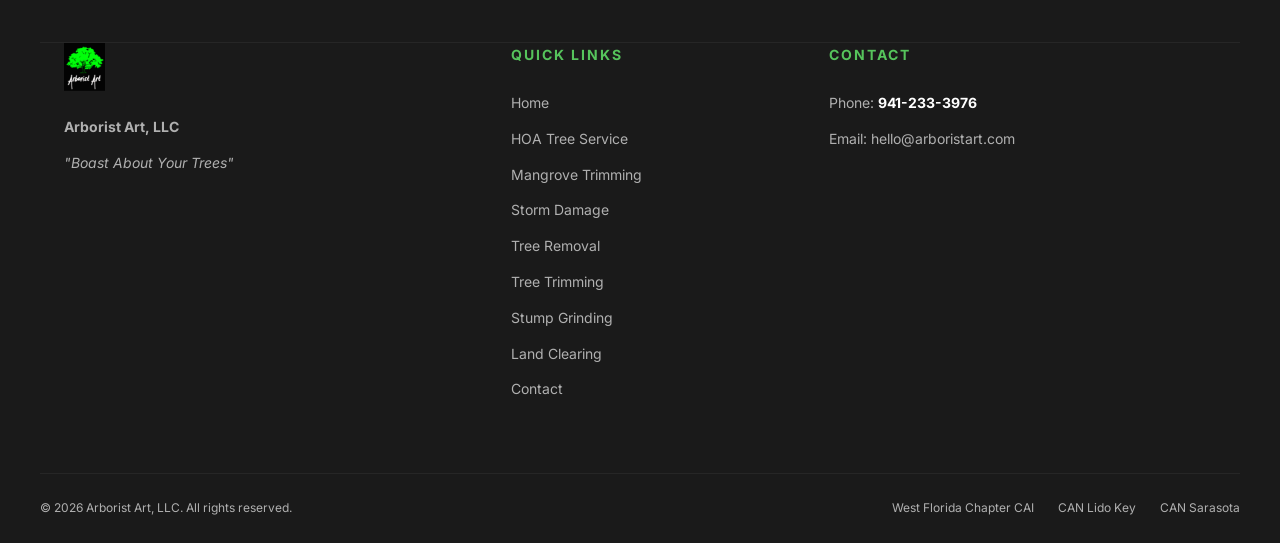
<file: storm-damage.html>
<!DOCTYPE html>
<html lang="en">
<head>
    <meta charset="UTF-8">
    <meta name="viewport" content="width=device-width, initial-scale=1.0">
    <title>Storm Damage Tree Service Sarasota | Emergency Response for HOAs | Arborist Art</title>
    <meta name="description" content="Emergency storm damage tree removal for Sarasota HOAs and managed communities. Certified arborist response, priority scheduling for contract clients, board-ready documentation. Call 941-233-3976.">
    
    <!-- SEO & Social Media -->
    <link rel="canonical" href="https://arboristart.com/storm-damage.html">
    <meta property="og:type" content="website">
    <meta property="og:site_name" content="Arborist Art">
    <meta property="og:locale" content="en_US">
    <meta property="og:title" content="Storm Damage Tree Response for HOAs | Arborist Art Sarasota">
    <meta property="og:description" content="Priority storm response for Sarasota HOAs and property managers. Emergency tree removal, debris clearing, and insurance documentation handled.">
    <meta property="og:url" content="https://arboristart.com/storm-damage.html">
    <meta property="og:image" content="https://arboristart.com/assets/crew-photo.jpg">
    <meta property="og:image:width" content="1200">
    <meta property="og:image:height" content="630">
    <meta name="twitter:card" content="summary_large_image">
    <meta name="twitter:title" content="Storm Damage Tree Response for HOAs | Arborist Art Sarasota">
    <meta name="twitter:description" content="Priority storm response for Sarasota HOAs and property managers. Emergency tree removal, debris clearing, and insurance documentation handled.">
    <meta name="twitter:image" content="https://arboristart.com/assets/crew-photo.jpg">
    
    <!-- Fonts -->
    <link rel="preconnect" href="https://fonts.googleapis.com">
    <link rel="preconnect" href="https://fonts.gstatic.com" crossorigin>
    <link href="https://fonts.googleapis.com/css2?family=Inter:wght@400;700&family=Montserrat:wght@500;700&display=swap" rel="stylesheet">
    
    <link rel="preload" as="image" href="assets/storm-hero.jpg">
    <link rel="stylesheet" href="styles.css">

    <!-- Schema Markup -->
    <script type="application/ld+json">
    {
      "@context": "https://schema.org",
      "@type": "Service",
      "name": "Storm Damage Tree Service",
      "description": "Emergency storm damage tree removal and storm readiness assessments for HOAs and managed communities in Sarasota.",
      "provider": {
        "@type": "LocalBusiness",
        "name": "Arborist Art",
        "telephone": "+1-941-233-3976"
      },
      "areaServed": "Sarasota, FL",
      "hasCredential": [
        {
          "@type": "EducationalOccupationalCredential",
          "name": "ISA Certified Arborist #FL-6189A",
          "credentialCategory": "certification"
        }
      ]
    }
    </script>
    <script type="application/ld+json">
    {
      "@context": "https://schema.org",
      "@type": "BreadcrumbList",
      "itemListElement": [{
        "@type": "ListItem",
        "position": 1,
        "name": "Home",
        "item": "https://arboristart.com/"
      },{
        "@type": "ListItem",
        "position": 2,
        "name": "Services",
        "item": "https://arboristart.com/#services"
      },{
        "@type": "ListItem",
        "position": 3,
        "name": "Storm Damage"
      }]
    }
    </script>
    <script type="application/ld+json">
    {
      "@context": "https://schema.org",
      "@type": "FAQPage",
      "mainEntity": [
        {
          "@type": "Question",
          "name": "How fast can you respond after a storm?",
          "acceptedAnswer": {
            "@type": "Answer",
            "text": "Contract clients receive priority response, typically within hours of conditions being safe to operate. Non-contract communities are served as quickly as possible based on availability and severity."
          }
        },
        {
          "@type": "Question",
          "name": "Do you offer storm readiness agreements?",
          "acceptedAnswer": {
            "@type": "Answer",
            "text": "Yes. Our multi-year storm readiness agreements include pre-season risk assessments, priority emergency response with guaranteed mobilization times, and dedicated crew allocation during storm events."
          }
        },
        {
          "@type": "Question",
          "name": "Can you help with insurance claims?",
          "acceptedAnswer": {
            "@type": "Answer",
            "text": "We provide detailed photo documentation, damage assessments, and certified arborist reports that support your insurance claims. We work with your board and insurance adjuster to ensure proper documentation."
          }
        }
      ]
    }
    </script>

    <style>
        .storm-readiness-grid {
            display: grid;
            grid-template-columns: repeat(3, 1fr);
            gap: 40px;
        }
        @media (max-width: 768px) {
            .storm-readiness-grid {
                grid-template-columns: 1fr;
            }
        }
    </style>
</head>
<body>
    <header role="banner">
        <nav class="navbar" role="navigation" aria-label="Main navigation">
            <div class="container nav-content">
                <a href="index.html" class="logo-container" aria-label="Arborist Art Home">
                    <img src="assets/logo-header.png" alt="Arborist Art Logo Sarasota Florida" width="180" height="48">
                </a>
                
                <div class="nav-right">
                        <ul class="nav-links">
                            <li><a href="index.html">Home</a></li>
                        <li class="dropdown-item">
                            <a href="#" class="dropdown-toggle" aria-haspopup="true" aria-expanded="false">Services <span class="dropdown-chevron">▼</span></a>
                            <ul class="nav-dropdown">
                                <li><a href="tree-trimming.html">Tree Trimming and Pruning</a></li>
                                <li><a href="tree-removal.html">Tree Removal</a></li>
                                <li><a href="mangrove-trimming.html">Mangrove Trimming</a></li>
                                <li><a href="storm-damage.html">Storm Damage</a></li>
                                <li><a href="stump-grinding.html">Stump Grinding</a></li>
                                <li><a href="land-clearing.html">Land Clearing</a></li>
                            </ul>
                        </li>
                            <li><a href="about.html">About</a></li>
                            <li><a href="index.html#contact-form">Get Started</a></li>
                        </ul>
                    <a href="tel:9412333976" data-tracking="phone-call" data-location="nav" aria-label="Call Arborist Art at 941-233-3976" class="nav-phone">941-233-3976</a>
                    <a href="tel:9412333976" data-tracking="phone-call" data-location="nav" aria-label="Call Arborist Art at 941-233-3976" class="nav-phone-mobile">
                        <svg viewBox="0 0 24 24" fill="none" stroke="currentColor" stroke-width="2" stroke-linecap="round" stroke-linejoin="round"><path d="M22 16.92v3a2 2 0 01-2.18 2 19.79 19.79 0 01-8.63-3.07 19.5 19.5 0 01-6-6 19.79 19.79 0 01-3.07-8.67A2 2 0 014.11 2h3a2 2 0 012 1.72 12.84 12.84 0 00.7 2.81 2 2 0 01-.45 2.11L8.09 9.91a16 16 0 006 6l1.27-1.27a2 2 0 012.11-.45 12.84 12.84 0 002.81.7A2 2 0 0122 16.92z"></path></svg>
                    </a>
                </div>
            </div>
        </nav>
    </header>

    <main id="main-content">
        <section class="hero" style="background-image: url('assets/storm-hero.jpg');">
            <div class="hero-overlay" style="background: rgba(26, 26, 26, 0.55);"></div>
            <div class="container hero-content">
                <p class="label-caps" style="color: var(--accent); margin-bottom: 24px;">Emergency Storm Response</p>
                <h1>Storm Damage Response for Sarasota's Managed Communities</h1>
                <p>Priority response for HOAs and contract clients. Certified arborist oversight on every emergency call.</p>
                <div class="hero-actions">
                    <a href="#contact-form" data-tracking="cta-click" data-location="hero" class="btn btn-primary" aria-label="Request emergency service in Sarasota">Request Emergency Service</a>
                    <a href="tel:9412333976" data-tracking="phone-call" data-location="hero" aria-label="Call Arborist Art at 941-233-3976" class="btn btn-outline">Call 941-233-3976</a>
                </div>
                <div class="hero-cert-line">
                    Certified Arborist FL-6189A | Fully Insured | 24/7 Storm Response
                </div>
            </div>
        </section>

        <section class="section-dark">
            <!-- Subsection A: Intro -->
            <div class="container about-grid" style="margin-bottom: 80px;">
                <div class="about-text">
                    <h2 style="margin-bottom: 32px;">When a Storm Hits, Your Residents Are Counting on You</h2>
                    <p>Hurricane season in Southwest Florida is not a question of if, but when. When a storm hits your community, downed trees block roads, hanging limbs threaten structures, and your residents expect a fast response. The tree company you call in that moment matters.</p>
                    <p>Arborist Art provides certified emergency response for HOAs, CDDs, and managed communities across Sarasota. Tyler Kaulbars personally coordinates every storm response, ensuring the work is done safely, documented properly, and reported to your board.</p>
                </div>
                <div class="solution-image">
                    <img src="assets/storm-details.jpg" alt="Storm damaged trees in Sarasota on a Florida luxury property showing the scope of emergency response needed" width="1440" height="1440" loading="lazy" decoding="async">
                </div>
            </div>

            <!-- Subsection B: Emergency Services -->
            <div class="container">
                <div class="section-header text-center">
                    <h2>Emergency Services</h2>
                </div>
                
                <div class="services-grid">
                    <div class="service-card">
                        <div>
                            <h3>Downed Tree Removal</h3>
                            <p>Safe removal of fallen trees from roads, buildings, common areas, and resident properties. We mobilize quickly with the right equipment for any size job.</p>
                        </div>
                    </div>
                    
                    <div class="service-card">
                        <div>
                            <h3>Hanging Limb Hazards</h3>
                            <p>Storm-damaged limbs hanging over walkways, parking areas, and structures are an immediate liability. We prioritize hazard removal to protect your residents.</p>
                        </div>
                    </div>

                    <div class="service-card">
                        <div>
                            <h3>Debris Removal and Cleanup</h3>
                            <p>Complete clearing of storm debris from common areas, roadways, and community grounds. We leave your property clean and accessible.</p>
                        </div>
                    </div>

                    <div class="service-card">
                        <div>
                            <h3>Insurance Documentation</h3>
                            <p>Detailed photo documentation, damage assessments, and certified arborist reports your board and insurance company need for claims processing.</p>
                        </div>
                    </div>
                </div>
            </div>
        </section>

        <!-- Visual Divider Section -->
        <section class="section-dark" style="background-image: linear-gradient(rgba(26, 26, 26, 0.75), rgba(26, 26, 26, 0.75)), url('assets/resilient-oak.jpg'); background-size: cover; background-position: center; padding: 120px 0;">
            <div class="container">
                <div class="section-header text-center">
                    <h2 style="margin-bottom: 60px;">Preparation Costs Less Than Recovery</h2>
                </div>
                <div class="storm-readiness-grid">
                    <div class="readiness-item" style="text-align: center;">
                        <h3 style="color: var(--accent); font-size: 18px; margin-bottom: 20px;">Storm Readiness Agreements</h3>
                        <p style="color: #B0B0B0; font-size: 15px;">Proactive multi-year contracts that include pre-season assessment of at-risk trees, prioritized emergency response, and guaranteed mobilization times.</p>
                    </div>
                    <div class="readiness-item" style="text-align: center;">
                        <h3 style="color: var(--accent); font-size: 18px; margin-bottom: 20px;">Pre-Season Risk Assessment</h3>
                        <p style="color: #B0B0B0; font-size: 15px;">Tyler walks your community before hurricane season, identifies every tree that poses a risk, and recommends action before the storm hits.</p>
                    </div>
                    <div class="readiness-item" style="text-align: center;">
                        <h3 style="color: var(--accent); font-size: 18px; margin-bottom: 20px;">Priority Contract Response</h3>
                        <p style="color: #B0B0B0; font-size: 15px;">Contract clients go to the front of the line when a storm hits. Guaranteed response times and direct communication throughout the emergency.</p>
                    </div>
                </div>
            </div>
        </section>

        <section class="section-dark">
            <!-- Subsection A: How It Works -->
            <div class="container" style="margin-bottom: 100px;">
                <div class="section-header">
                    <h2>How Storm Response Works</h2>
                </div>

                <div class="steps-grid">
                    <div class="step-card">
                        <div class="step-number">1</div>
                        <h3>You Call, We Answer</h3>
                        <p>When a storm hits, call 941-233-3976. Contract clients receive priority routing. We assess and mobilize immediately.</p>
                    </div>
                    <div class="step-card">
                        <div class="step-number">2</div>
                        <h3>Rapid Assessment</h3>
                        <p>Tyler coordinates an assessment of your community's damage and deploys crews to critical areas first.</p>
                    </div>
                    <div class="step-card">
                        <div class="step-number">3</div>
                        <h3>Safe Execution</h3>
                        <p>Our crews work under certified arborist supervision to remove downed trees and clear roads safely.</p>
                    </div>
                    <div class="step-card">
                        <div class="step-number">4</div>
                        <h3>Documentation</h3>
                        <p>Complete photo documentation and certified arborist assessments delivered to your board and insurance provider.</p>
                    </div>
                </div>
            </div>

            <!-- Subsection B: FAQ -->
            <div id="faq-section" style="background-image: linear-gradient(rgba(26, 26, 26, 0.85), rgba(26, 26, 26, 0.85)), url('assets/bark-texture.jpg'); background-size: cover; background-position: center; padding: 100px 0;">
                <div class="container">
                    <div class="section-header text-center">
                        <h2>Storm Damage Questions</h2>
                    </div>

                <div class="faq-list">
                    <div class="faq-item">
                        <button class="faq-question" aria-expanded="false">
                            <span>How fast can you respond after a storm?</span>
                            <span class="faq-icon">+</span>
                        </button>
                        <div class="faq-answer">
                            <div class="faq-answer-inner">
                                Contract clients receive priority response, typically within hours of conditions being safe to operate. Non-contract communities are served as quickly as possible based on availability and severity.
                            </div>
                        </div>
                    </div>

                    <div class="faq-item">
                        <button class="faq-question" aria-expanded="false">
                            <span>Do you offer storm readiness agreements?</span>
                            <span class="faq-icon">+</span>
                        </button>
                        <div class="faq-answer">
                            <div class="faq-answer-inner">
                                Yes. Our multi-year <a href="#contact-form" data-tracking="cta-click" data-location="body-text" style="color: var(--accent); text-decoration: underline;">storm readiness agreements</a> include pre-season risk assessments, priority emergency response with guaranteed mobilization times, and dedicated crew allocation.
                            </div>
                        </div>
                    </div>

                    <div class="faq-item">
                        <button class="faq-question" aria-expanded="false">
                            <span>Can you help with insurance claims?</span>
                            <span class="faq-icon">+</span>
                        </button>
                        <div class="faq-answer">
                            <div class="faq-answer-inner">
                                We provide detailed photo documentation, damage assessments, and certified arborist reports that support your insurance claims. We work with your board and insurance adjuster to ensure proper documentation.
                            </div>
                        </div>
                    </div>

                    <div class="faq-item">
                        <button class="faq-question" aria-expanded="false">
                            <span>What areas do you cover for emergency response?</span>
                            <span class="faq-icon">+</span>
                        </button>
                        <div class="faq-answer">
                            <div class="faq-answer-inner">
                                We serve Sarasota, Bradenton, Venice, Lakewood Ranch, Siesta Key, Longboat Key, Osprey, and Nokomis. Contract clients receive priority coverage.
                            </div>
                        </div>
                    </div>

                    <div class="faq-item">
                        <button class="faq-question" aria-expanded="false">
                            <span>Should we have trees assessed before hurricane season?</span>
                            <span class="faq-icon">+</span>
                        </button>
                        <div class="faq-answer">
                            <div class="faq-answer-inner">
                                Absolutely. A pre-season assessment identify trees that pose risks to structures. Proactive removal before a storm is significantly less expensive than emergency response after one. Learn more about our <a href="hoa-tree-service.html" style="color: var(--accent); text-decoration: underline;">dedicated HOA tree services</a>.
                            </div>
                        </div>
                    </div>
                </div>
            </div>
        </div>
        </section>

        <!-- Related Services Section -->
        <section class="related-services-section container" style="margin-bottom: 80px;">
            <div class="related-services-box" style="background: rgba(255,255,255,0.03); border: 1px solid rgba(255,255,255,0.08); border-radius: 8px; padding: 32px;">
                <h3 style="font-size: 20px; margin-bottom: 24px;">Explore Related Services</h3>
                <div class="related-grid" style="display: grid; grid-template-columns: repeat(auto-fit, minmax(280px, 1fr)); gap: 24px;">
                    <div class="related-card">
                        <a href="tree-removal.html" style="color: var(--accent); font-weight: 600; text-decoration: none; font-size: 16px;">Tree Removal <span aria-hidden="true">&rarr;</span></a>
                        <p style="margin-top: 8px; font-size: 14px; color: var(--text-sec); line-height: 1.5;">Storm-damaged trees often need full removal.</p>
                    </div>
                    <div class="related-card">
                        <a href="tree-trimming.html" style="color: var(--accent); font-weight: 600; text-decoration: none; font-size: 16px;">Tree Trimming <span>&rarr;</span></a>
                        <p style="margin-top: 8px; font-size: 14px; color: var(--text-sec); line-height: 1.5;">Post-storm corrective pruning.</p>
                    </div>
                    <div class="related-card">
                        <a href="land-clearing.html" style="color: var(--accent); font-weight: 600; text-decoration: none; font-size: 16px;">Land Clearing <span>&rarr;</span></a>
                        <p style="margin-top: 8px; font-size: 14px; color: var(--text-sec); line-height: 1.5;">Large-scale storm debris clearing.</p>
                    </div>
                </div>
            </div>
        </section>        <!-- Final CTA Section -->
        <section class="final-cta" style="background-image: linear-gradient(rgba(26, 26, 26, 0.7), rgba(26, 26, 26, 0.7)), url('assets/post-storm-calm.jpg'); background-size: cover; background-position: center; text-align: center;">
            <div class="container cta-container">
                <h2>Do Not Wait for the Next Storm</h2>
                <p>Talk to our team about a storm readiness agreement for your community. Preparation is always cheaper than recovery.</p>
                <div class="cta-buttons">
                    <a href="#contact-form" data-tracking="cta-click" data-location="cta-section" class="btn btn-primary" aria-label="Request a storm readiness assessment in Sarasota">Request a Storm Readiness Assessment</a>
                    <a href="tel:9412333976" data-tracking="phone-call" data-location="cta-section" aria-label="Call Arborist Art at 941-233-3976" class="btn btn-outline">Call 941-233-3976</a>
                </div>
            </div>
        </section>

        <!-- Contact Form Section -->
        <section id="contact-form" class="section-darker">
            <div class="container contact-grid">
                <div class="form-column">
                    <div class="section-header">
                        <h2>Request Storm Services</h2>
                        <p>Describe your storm damage or readiness needs. A member of our team will follow up to schedule your assessment.</p>
                    </div>
                    
                    <form class="lead-form" action="#" method="POST">
                        <div class="form-row">
                            <div class="form-group">
                                <label for="name">Name</label>
                                <input type="text" id="name" name="name" required placeholder="Full Name">
                            </div>
                            <div class="form-group">
                                <label for="email">Email</label>
                                <input type="email" id="email" name="email" required placeholder="email@example.com">
                            </div>
                        </div>
                        
                        <div class="form-row">
                            <div class="form-group">
                                <label for="phone">Phone</label>
                                <input type="tel" id="phone" name="phone" required placeholder="(941) 000-0000">
                            </div>
                            <div class="form-group">
                                <label for="property-type">Property Type</label>
                                <select id="property-type" name="property-type">
                                    <option value="hoa">HOA / Community Association</option>
                                    <option value="commercial">Commercial Property</option>
                                </select>
                            </div>
                        </div>
                        
                        <div class="form-group">
                            <label for="service">Service Needed</label>
                            <select id="service" name="service">
                                <option value="storm" selected>Storm Damage / Emergency</option>
                                <option value="hoa">HOA Tree Management</option>
                                <option value="mangrove">Mangrove Trimming</option>
                                <option value="assessment">Arborist Assessment</option>
                            </select>
                        </div>
                        
                        <div class="form-group">
                            <label for="message">Message</label>
                            <textarea id="message" name="message" rows="5" placeholder="Describe the storm damage or your storm readiness needs."></textarea>
                        </div>
                        
                        <button type="submit" class="btn btn-primary">Send Request</button>
                    </form>
                </div>
                
                <div class="contact-info-column">
                    <div class="info-card">
                        <h3>941-233-3976</h3>
                        <p>Available 24/7 for Emergency Storm Response</p>
                    </div>
                    <div class="info-card">
                        <h3>Priority for Contract Clients</h3>
                        <p>Ask about our Storm Readiness Agreements for guaranteed mobilization.</p>
                    </div>
                </div>
            </div>
        </section>
    </main>

    <footer id="contact" role="contentinfo">
        <div class="container" style="padding-bottom: 40px; border-bottom: 1px solid rgba(255,255,255,0.05); text-align: center;">
            <p style="font-family: 'Montserrat', sans-serif; font-weight: 700; color: #B0B0B0; margin-bottom: 24px; text-transform: uppercase; letter-spacing: 1px; font-size: 14px;">Voted Sarasota's Best of Florida 2023, 2024, & 2025</p>
            <div style="display: flex; justify-content: center; gap: 32px; align-items: center; flex-wrap: wrap; margin-bottom: 16px;">
                <img src="assets/BOFL-Ribbon-2023-Regional.png" alt="Best of Florida 2023 Award" width="240" height="336" loading="lazy" decoding="async" style="width: 120px; height: auto;">
                <img src="assets/BOFL-Ribbon-2024-Best-RGBforWeb.png" alt="Best of Florida 2024 Award" width="240" height="336" loading="lazy" decoding="async" style="width: 120px; height: auto;">
                <img src="assets/BOFL-Ribbon-2025-Best-RGBforWeb.png" alt="Best of Florida 2025 Award" width="240" height="336" loading="lazy" decoding="async" style="width: 120px; height: auto;">
            </div>
        </div>
        <div class="container footer-main">
            <div class="footer-col">
                <img src="assets/logo-header.png" alt="Arborist Art Logo Sarasota Florida" width="180" height="48" loading="lazy" decoding="async">
                <p><strong>Arborist Art, LLC</strong></p>
                <p style="font-style: italic;">"Boast About Your Trees"</p>
            </div>
            <div class="footer-col">
                <h4>QUICK LINKS</h4>
                <ul>
                    <li><a href="index.html">Home</a></li>
                    <li><a href="hoa-tree-service.html">HOA Tree Service</a></li>
                    <li><a href="mangrove-trimming.html">Mangrove Trimming</a></li>
                    <li><a href="storm-damage.html">Storm Damage</a></li>
                    <li><a href="tree-removal.html">Tree Removal</a></li>
                    <li><a href="tree-trimming.html">Tree Trimming</a></li>
                    <li><a href="stump-grinding.html">Stump Grinding</a></li>
                    <li><a href="land-clearing.html">Land Clearing</a></li>
                    <li><a href="#contact-form" data-tracking="cta-click" data-location="footer">Contact</a></li>
                </ul>
            </div>
            <div class="footer-col">
                <h4>CONTACT</h4>
                <p>Phone: <a href="tel:9412333976" data-tracking="phone-call" data-location="footer" aria-label="Call Arborist Art at 941-233-3976" style="color: white; font-weight: 700;">941-233-3976</a></p>
                <p>Email: hello@arboristart.com</p>
            </div>
        </div>
        <div class="container footer-bottom">
            <p>&copy; 2026 Arborist Art, LLC. All rights reserved.</p>
            <div class="membership-links">
                <span>West Florida Chapter CAI</span>
                <span>CAN Lido Key</span>
                <span>CAN Sarasota</span>
            </div>
        </div>
    </footer>

    <script src="js/script.js" defer></script>
    <script src="js/forms.js" defer></script>
</body>
</html>
</file>
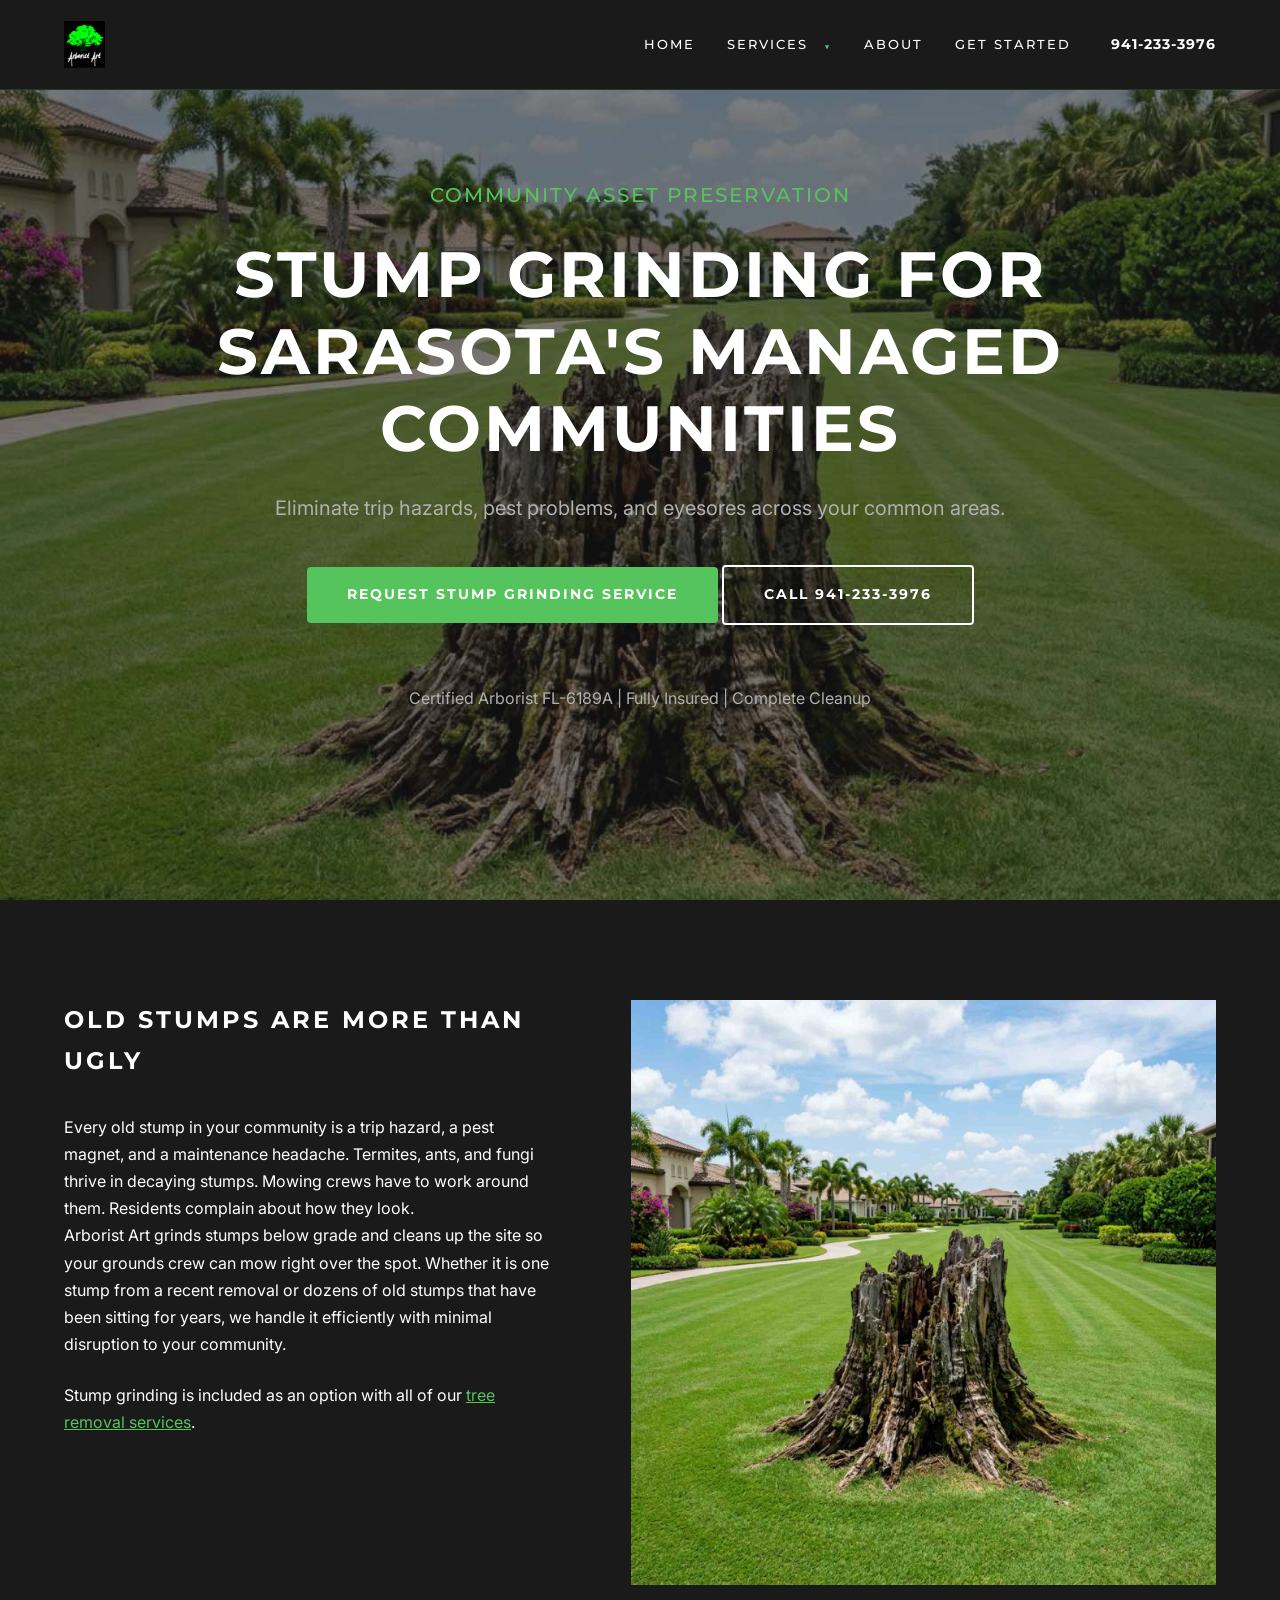
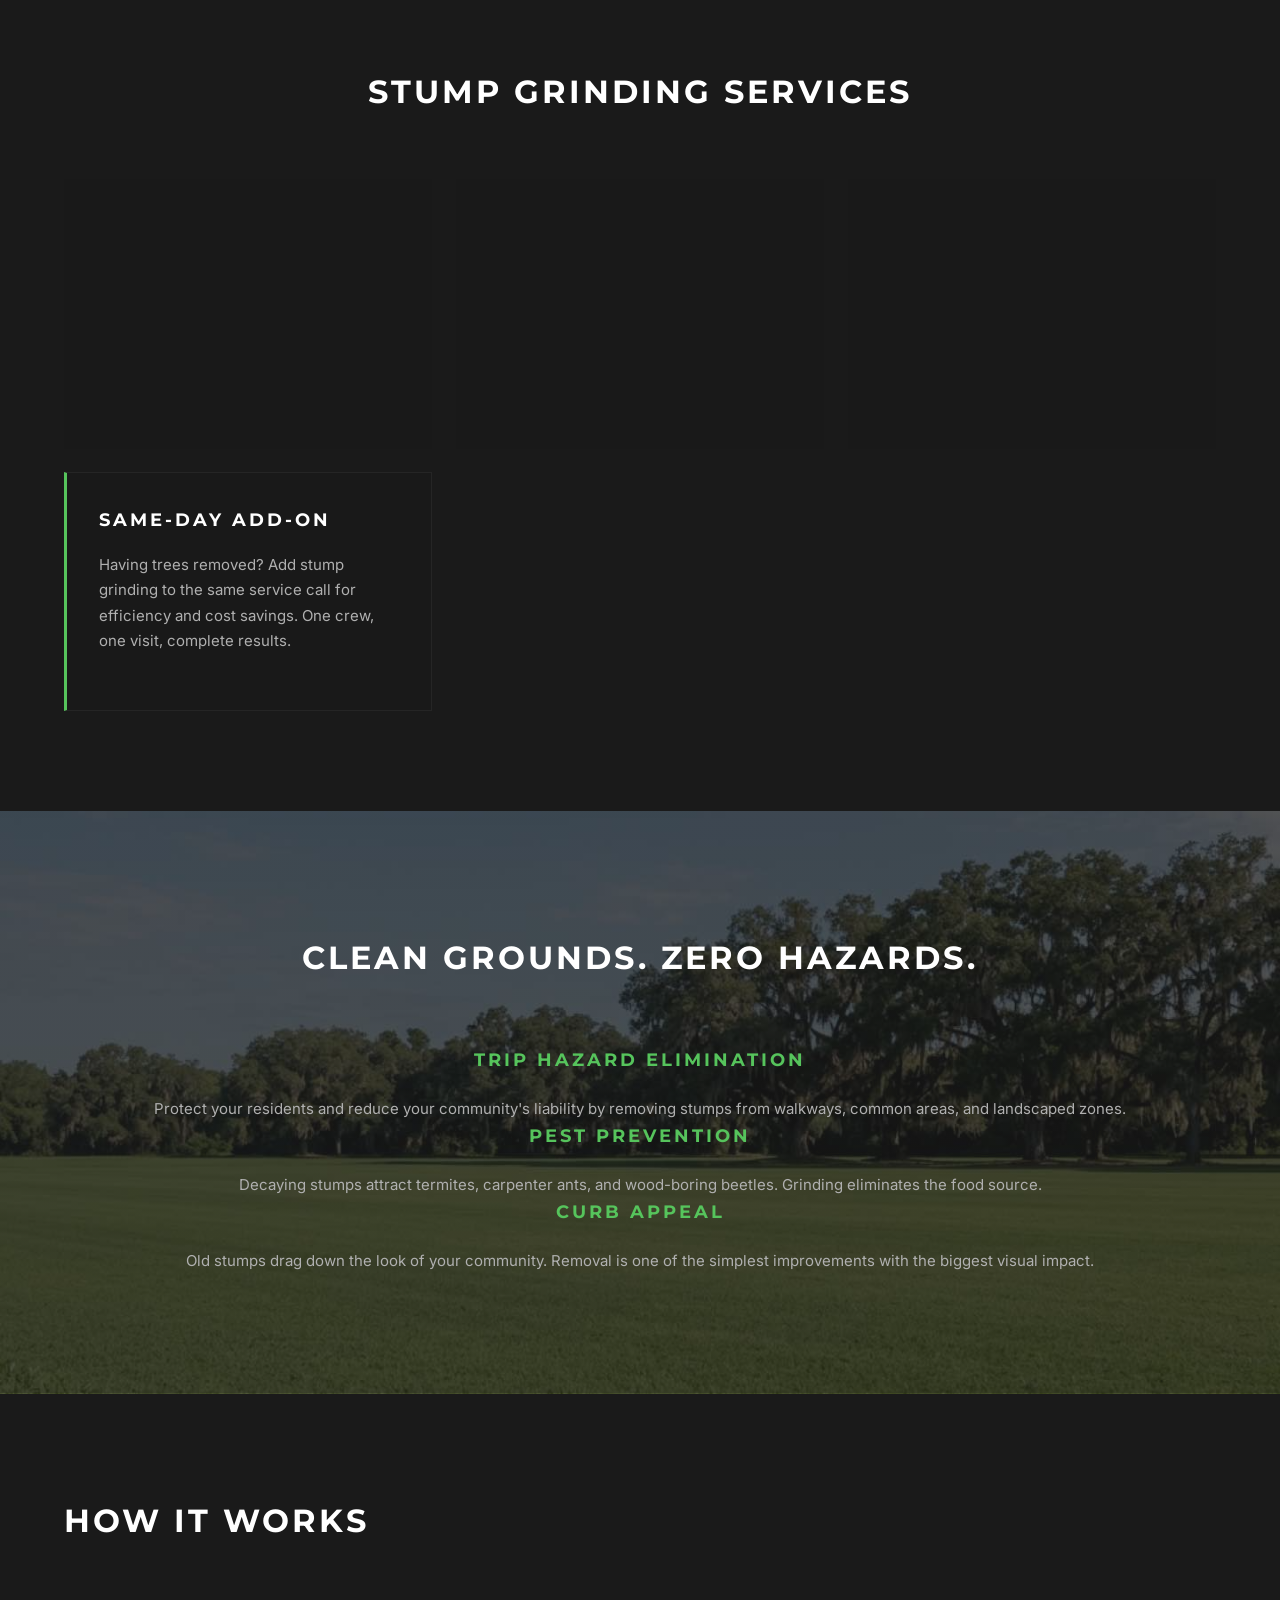
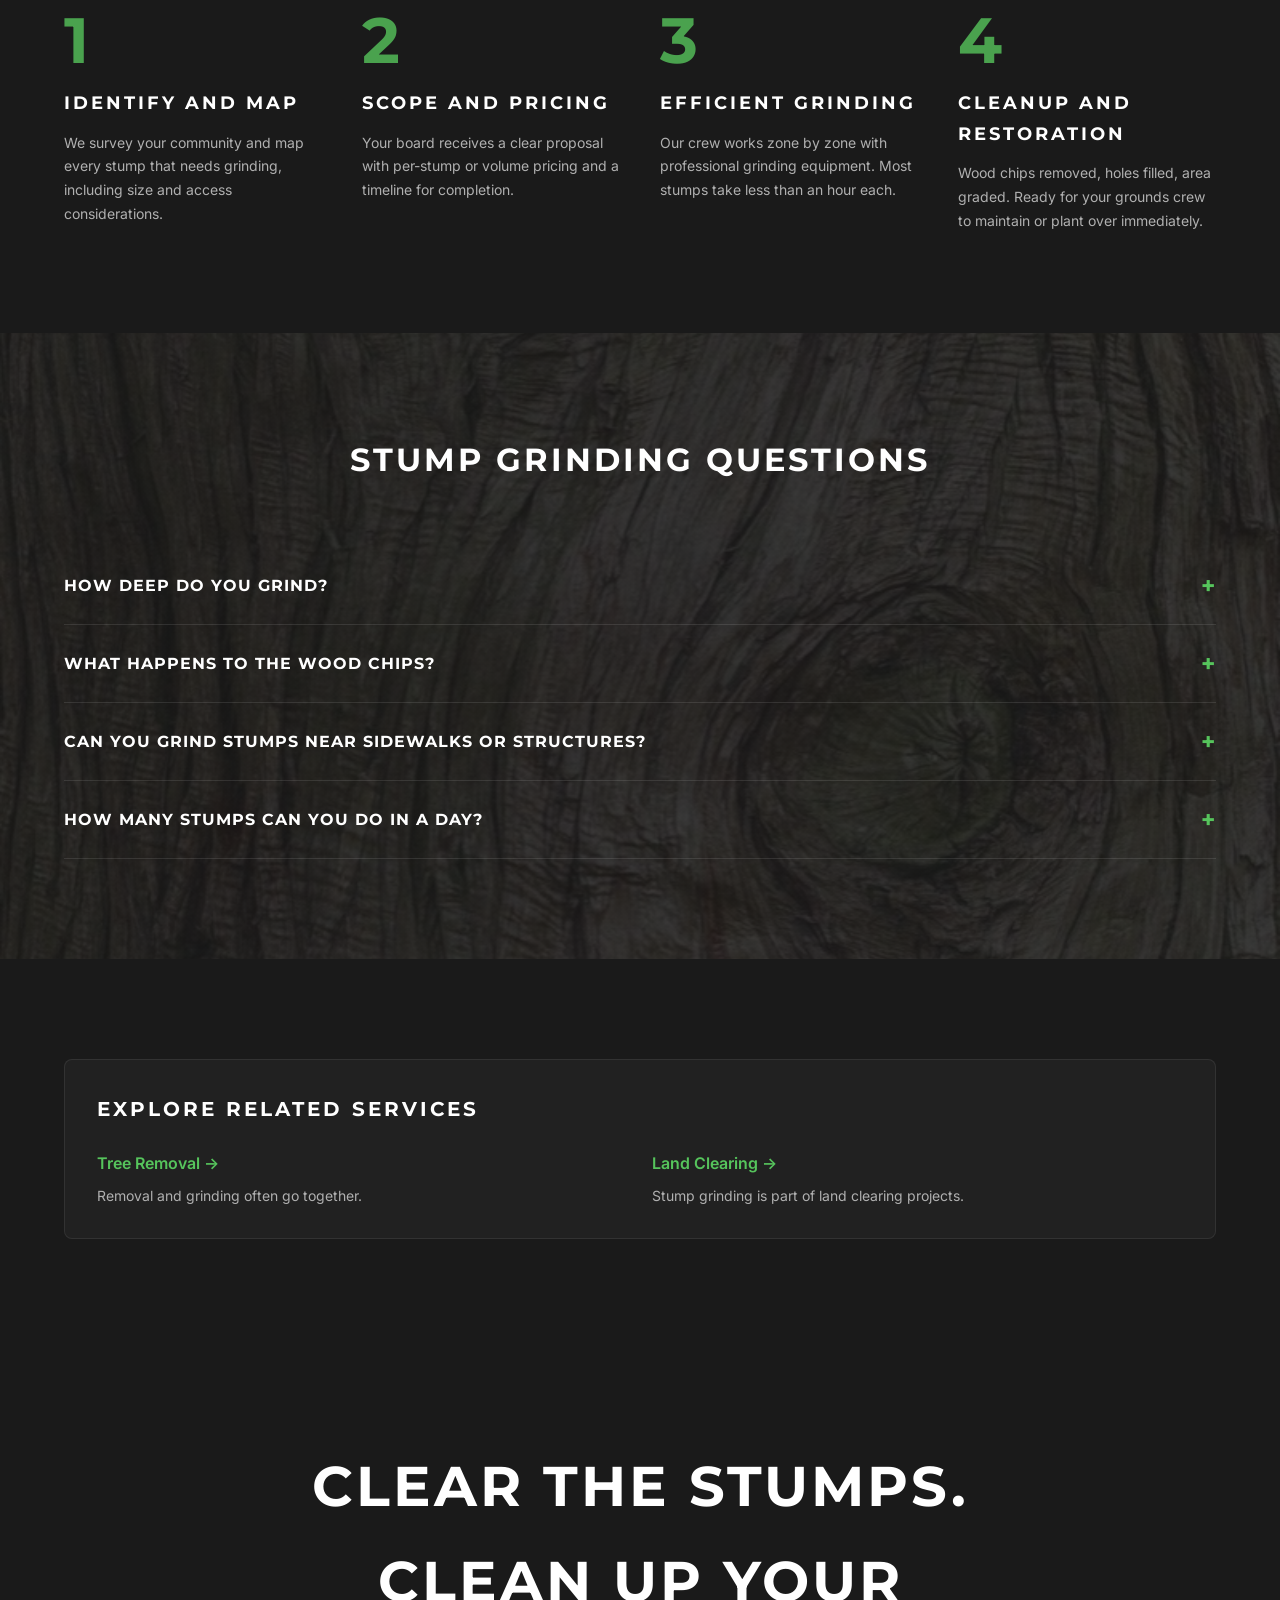
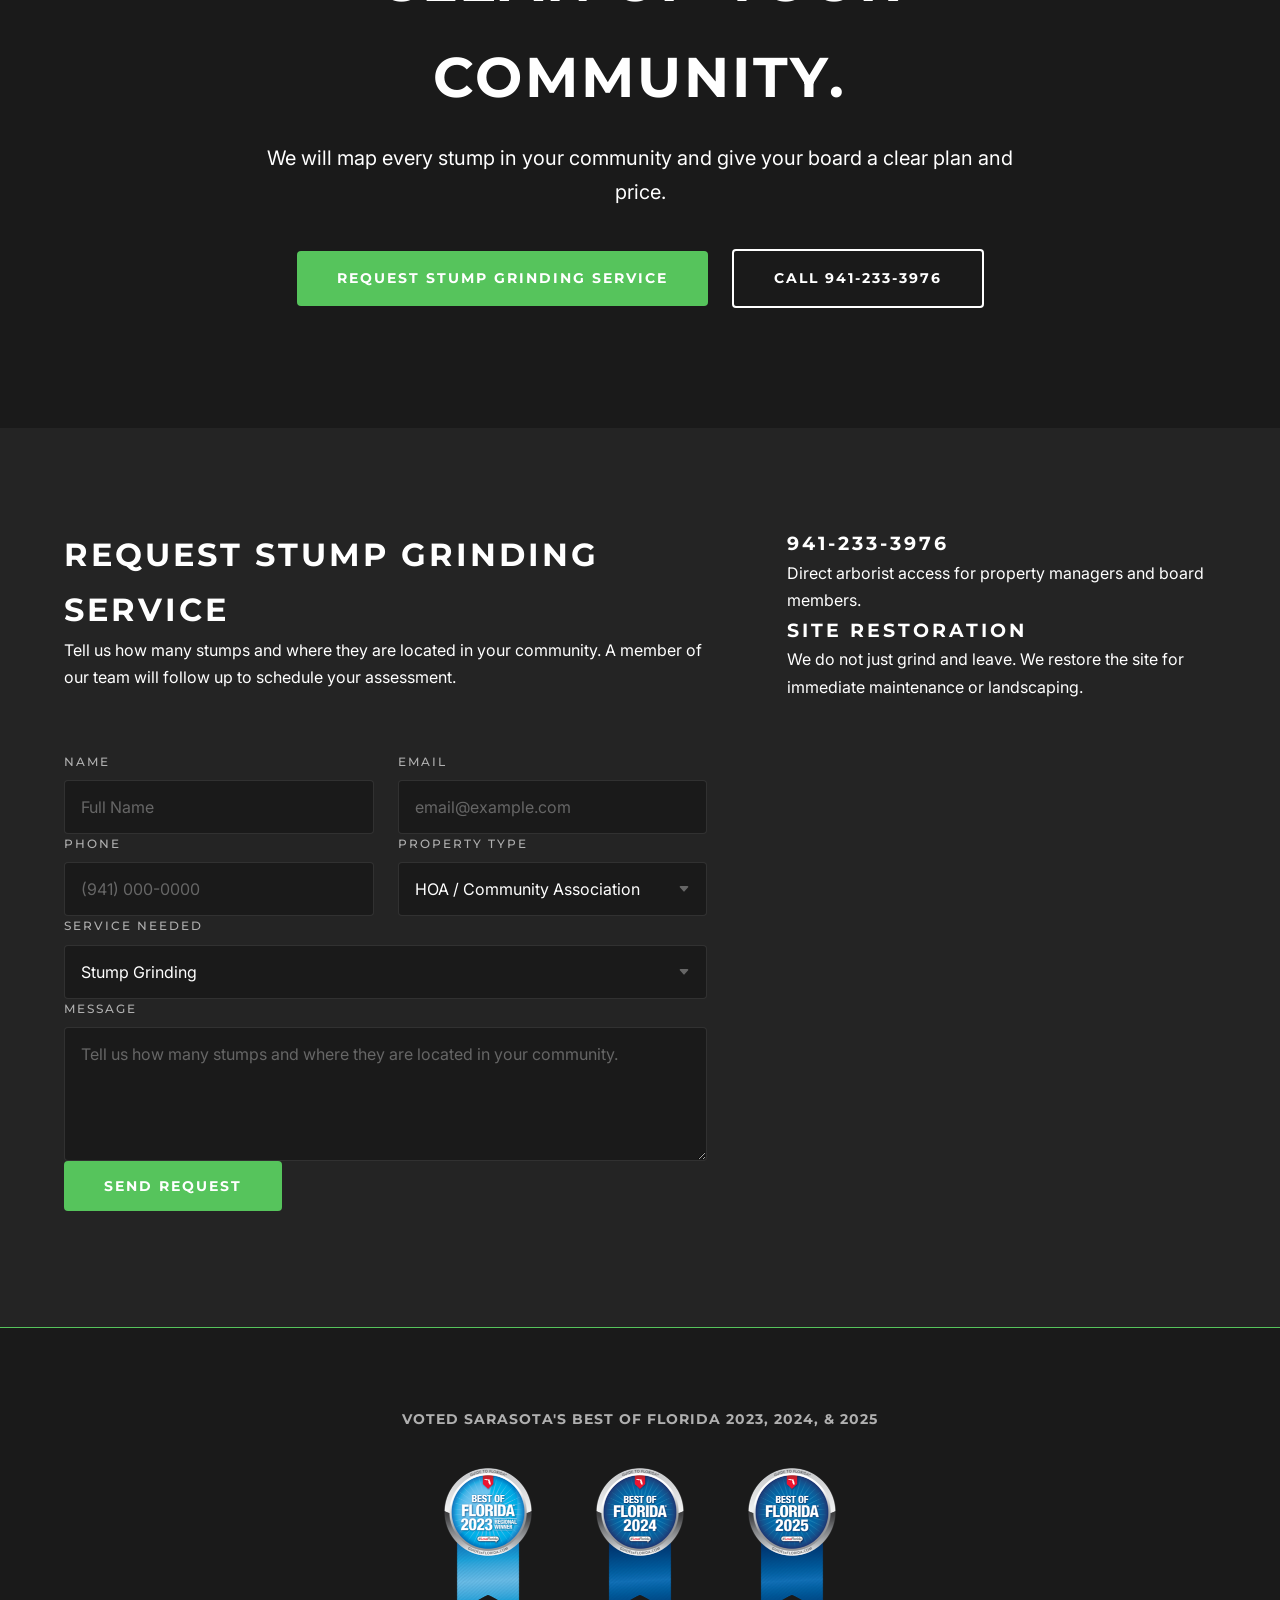
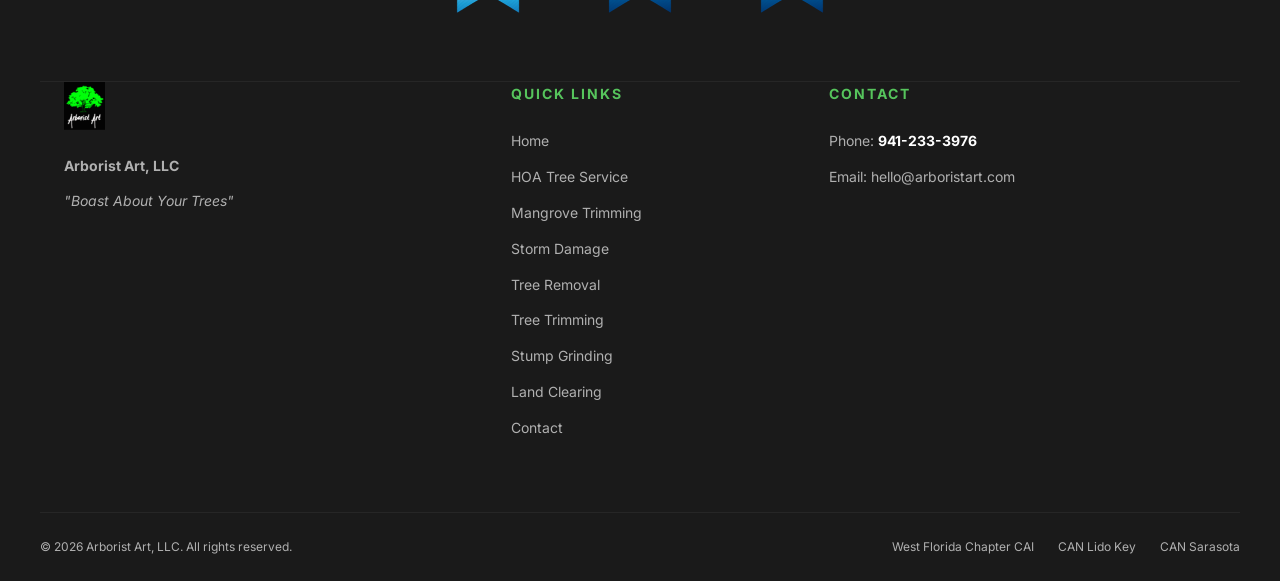
<file: stump-grinding.html>
<!DOCTYPE html>
<html lang="en">
<head>
    <meta charset="UTF-8">
    <meta name="viewport" content="width=device-width, initial-scale=1.0">
    <title>Stump Grinding Sarasota | HOA and Commercial Properties | Arborist Art</title>
    <meta name="description" content="Professional stump grinding for Sarasota HOAs and managed communities. Below-grade grinding, full cleanup, trip hazard elimination. Certified Arborist FL-6189A. Request your assessment.">
    
    <!-- SEO & Social Media -->
    <link rel="canonical" href="https://arboristart.com/stump-grinding.html">
    <meta property="og:type" content="website">
    <meta property="og:site_name" content="Arborist Art">
    <meta property="og:locale" content="en_US">
    <meta property="og:title" content="Stump Grinding for HOAs and Commercial Properties | Arborist Art Sarasota">
    <meta property="og:description" content="Fast, clean stump grinding for Sarasota community associations. Restore common areas and eliminate trip hazards with certified service.">
    <meta property="og:url" content="https://arboristart.com/stump-grinding.html">
    <meta property="og:image" content="https://arboristart.com/assets/crew-photo.jpg">
    <meta property="og:image:width" content="1200">
    <meta property="og:image:height" content="630">
    <meta name="twitter:card" content="summary_large_image">
    <meta name="twitter:title" content="Stump Grinding for HOAs and Commercial Properties | Arborist Art Sarasota">
    <meta name="twitter:description" content="Fast, clean stump grinding for Sarasota community associations. Restore common areas and eliminate trip hazards with certified service.">
    <meta name="twitter:image" content="https://arboristart.com/assets/crew-photo.jpg">
    
    <!-- Fonts -->
    <link rel="preconnect" href="https://fonts.googleapis.com">
    <link rel="preconnect" href="https://fonts.gstatic.com" crossorigin>
    <link href="https://fonts.googleapis.com/css2?family=Inter:wght@400;700&family=Montserrat:wght@500;700&display=swap" rel="stylesheet">
    
    <link rel="preload" as="image" href="assets/stump-hero.jpg">
    <link rel="stylesheet" href="styles.css">

    <!-- Schema Markup -->
    <script type="application/ld+json">
    {
      "@context": "https://schema.org",
      "@type": "Service",
      "name": "Stump Grinding and Site Restoration",
      "description": "Professional stump grinding 6-12 inches below grade with full site restoration for HOAs and commercial properties in Sarasota.",
      "provider": {
        "@type": "LocalBusiness",
        "name": "Arborist Art",
        "telephone": "+1-941-233-3976"
      },
      "areaServed": "Sarasota, FL",
      "hasCredential": [
        {
          "@type": "EducationalOccupationalCredential",
          "name": "ISA Certified Arborist #FL-6189A",
          "credentialCategory": "certification"
        }
      ]
    }
    </script>
    <script type="application/ld+json">
    {
      "@context": "https://schema.org",
      "@type": "BreadcrumbList",
      "itemListElement": [{
        "@type": "ListItem",
        "position": 1,
        "name": "Home",
        "item": "https://arboristart.com/"
      },{
        "@type": "ListItem",
        "position": 2,
        "name": "Services",
        "item": "https://arboristart.com/#services"
      },{
        "@type": "ListItem",
        "position": 3,
        "name": "Stump Grinding"
      }]
    }
    </script>
    <script type="application/ld+json">
    {
      "@context": "https://schema.org",
      "@type": "FAQPage",
      "mainEntity": [
        {
          "@type": "Question",
          "name": "How deep do you grind?",
          "acceptedAnswer": {
            "@type": "Answer",
            "text": "We grind 6 to 12 inches below grade level, which is deep enough to fill with soil and plant over. Deeper grinding is available if needed for construction or specific landscaping plans."
          }
        },
        {
          "@type": "Question",
          "name": "What happens to the wood chips?",
          "acceptedAnswer": {
            "@type": "Answer",
            "text": "We remove the wood chips from the site and fill the hole with clean topsoil. Your grounds crew can then sod or seed the area."
          }
        },
        {
          "@type": "Question",
          "name": "Can you grind stumps near sidewalks or structures?",
          "acceptedAnswer": {
            "@type": "Answer",
            "text": "Yes. Our equipment can work in tight spaces near sidewalks, curbs, foundations, and landscaping without damage to surrounding areas."
          }
        },
        {
          "@type": "Question",
          "name": "How many stumps can you do in a day?",
          "acceptedAnswer": {
            "@type": "Answer",
            "text": "Depending on size and access, we typically grind 10 to 20 stumps per day. For large community projects, we can schedule multiple days and work zone by zone."
          }
        }
      ]
    }
    </script>
</head>
<body>
    <header role="banner">
        <nav class="navbar" role="navigation" aria-label="Main navigation">
            <div class="container nav-content">
                <a href="index.html" class="logo-container" aria-label="Arborist Art Home">
                    <img src="assets/logo-header.png" alt="Arborist Art Logo Sarasota Florida" width="180" height="48">
                </a>
                
                <div class="nav-right">
                    <ul class="nav-links">
                        <li><a href="index.html">Home</a></li>
                        <li class="dropdown-item">
                            <a href="#" class="dropdown-toggle" aria-haspopup="true" aria-expanded="false">Services <span class="dropdown-chevron">▼</span></a>
                            <ul class="nav-dropdown">
                                <li><a href="tree-trimming.html">Tree Trimming and Pruning</a></li>
                                <li><a href="tree-removal.html">Tree Removal</a></li>
                                <li><a href="mangrove-trimming.html">Mangrove Trimming</a></li>
                                <li><a href="storm-damage.html">Storm Damage</a></li>
                                <li><a href="stump-grinding.html">Stump Grinding</a></li>
                                <li><a href="land-clearing.html">Land Clearing</a></li>
                            </ul>
                        </li>
                        <li><a href="about.html">About</a></li>
                        <li><a href="index.html#contact-form">Get Started</a></li>
                    </ul>
                    <a href="tel:9412333976" data-tracking="phone-call" data-location="nav" aria-label="Call Arborist Art at 941-233-3976" class="nav-phone">941-233-3976</a>
                    <a href="tel:9412333976" data-tracking="phone-call" data-location="nav" aria-label="Call Arborist Art at 941-233-3976" class="nav-phone-mobile">
                        <svg viewBox="0 0 24 24" fill="none" stroke="currentColor" stroke-width="2" stroke-linecap="round" stroke-linejoin="round"><path d="M22 16.92v3a2 2 0 01-2.18 2 19.79 19.79 0 01-8.63-3.07 19.5 19.5 0 01-6-6 19.79 19.79 0 01-3.07-8.67A2 2 0 014.11 2h3a2 2 0 012 1.72 12.84 12.84 0 00.7 2.81 2 2 0 01-.45 2.11L8.09 9.91a16 16 0 006 6l1.27-1.27a2 2 0 012.11-.45 12.84 12.84 0 002.81.7A2 2 0 0122 16.92z"></path></svg>
                    </a>
                </div>
            </div>
        </nav>
    </header>

    <main id="main-content">
        <section class="hero" style="background-image: url('assets/stump-hero.jpg');">
            <div class="hero-overlay" style="background: rgba(26, 26, 26, 0.55);"></div>
            <div class="container hero-content">
                <p class="label-caps" style="color: var(--accent); margin-bottom: 24px;">Community Asset Preservation</p>
                <h1>Stump Grinding for Sarasota's Managed Communities</h1>
                <p>Eliminate trip hazards, pest problems, and eyesores across your common areas.</p>
                <div class="hero-actions">
                    <a href="#contact-form" data-tracking="cta-click" data-location="hero" class="btn btn-primary" aria-label="Request stump grinding service in Sarasota">Request Stump Grinding Service</a>
                    <a href="tel:9412333976" data-tracking="phone-call" data-location="hero" aria-label="Call Arborist Art at 941-233-3976" class="btn btn-outline">Call 941-233-3976</a>
                </div>
                <div class="hero-cert-line">
                    Certified Arborist FL-6189A | Fully Insured | Complete Cleanup
                </div>
            </div>
        </section>

        <section class="section-dark">
            <!-- Subsection A: Intro -->
            <div class="container about-grid" style="margin-bottom: 80px;">
                <div class="about-text">
                    <h2 style="margin-bottom: 32px;">Old Stumps Are More Than Ugly</h2>
                    <p>Every old stump in your community is a trip hazard, a pest magnet, and a maintenance headache. Termites, ants, and fungi thrive in decaying stumps. Mowing crews have to work around them. Residents complain about how they look.</p>
                    <p>Arborist Art grinds stumps below grade and cleans up the site so your grounds crew can mow right over the spot. Whether it is one stump from a recent removal or dozens of old stumps that have been sitting for years, we handle it efficiently with minimal disruption to your community.</p>
                    <p style="margin-top: 24px;">Stump grinding is included as an option with all of our <a href="tree-removal.html" style="color: var(--accent); text-decoration: underline;">tree removal services</a>.</p>
                </div>
                <div class="solution-image">
                    <img src="assets/stump-detail.jpg" alt="A tree stump in a Sarasota common area grassy lawn identified for professional arborist grinding" width="1440" height="1440" loading="lazy" decoding="async">
                </div>
            </div>

            <!-- Subsection B: Services Cards -->
            <div class="container">
                <div class="section-header text-center">
                    <h2>Stump Grinding Services</h2>
                </div>
                
                <div class="services-grid">
                    <div class="service-card">
                        <div>
                            <h3>Below-Grade Grinding</h3>
                            <p>We grind every stump 6 to 12 inches below the surface so the area can be filled, graded, and planted over. No visible remnants left behind.</p>
                        </div>
                    </div>
                    <div class="service-card">
                        <div>
                            <h3>Multi-Stump Projects</h3>
                            <p>Clearing dozens of old stumps across your community? We provide volume pricing and can schedule the work zone by zone to minimize disruption.</p>
                        </div>
                    </div>
                    <div class="service-card">
                        <div>
                            <h3>Site Restoration</h3>
                            <p>After grinding, we remove the wood chips, fill the hole with clean soil, and grade the area so it is ready for sod or landscaping.</p>
                        </div>
                    </div>
                    <div class="service-card">
                        <div>
                            <h3>Same-Day Add-On</h3>
                            <p>Having trees removed? Add stump grinding to the same service call for efficiency and cost savings. One crew, one visit, complete results.</p>
                        </div>
                    </div>
                </div>
            </div>
        </section>

        <!-- Visual Divider Section -->
        <section class="section-dark" style="background-image: linear-gradient(rgba(26, 26, 26, 0.75), rgba(26, 26, 26, 0.75)), url('assets/stump-divider.jpg'); background-size: cover; background-position: center; padding: 120px 0;">
            <div class="container">
                <div class="section-header text-center">
                    <h2 style="margin-bottom: 60px;">Clean Grounds. Zero Hazards.</h2>
                </div>
                <div class="stats-grid">
                    <div class="stat-item" style="text-align: center;">
                        <h3 style="color: var(--accent); font-size: 18px; margin-bottom: 20px;">Trip Hazard Elimination</h3>
                        <p style="color: #B0B0B0; font-size: 15px;">Protect your residents and reduce your community's liability by removing stumps from walkways, common areas, and landscaped zones.</p>
                    </div>
                    <div class="stat-item" style="text-align: center;">
                        <h3 style="color: var(--accent); font-size: 18px; margin-bottom: 20px;">Pest Prevention</h3>
                        <p style="color: #B0B0B0; font-size: 15px;">Decaying stumps attract termites, carpenter ants, and wood-boring beetles. Grinding eliminates the food source.</p>
                    </div>
                    <div class="stat-item" style="text-align: center;">
                        <h3 style="color: var(--accent); font-size: 18px; margin-bottom: 20px;">Curb Appeal</h3>
                        <p style="color: #B0B0B0; font-size: 15px;">Old stumps drag down the look of your community. Removal is one of the simplest improvements with the biggest visual impact.</p>
                    </div>
                </div>
            </div>
        </section>

        <section class="section-dark">
            <!-- Subsection A: How It Works -->
            <div class="container" style="margin-bottom: 100px;">
                <div class="section-header">
                    <h2>How It Works</h2>
                </div>
                <div class="steps-grid">
                    <div class="step-card">
                        <div class="step-number">1</div>
                        <h3>Identify and Map</h3>
                        <p>We survey your community and map every stump that needs grinding, including size and access considerations.</p>
                    </div>
                    <div class="step-card">
                        <div class="step-number">2</div>
                        <h3>Scope and Pricing</h3>
                        <p>Your board receives a clear proposal with per-stump or volume pricing and a timeline for completion.</p>
                    </div>
                    <div class="step-card">
                        <div class="step-number">3</div>
                        <h3>Efficient Grinding</h3>
                        <p>Our crew works zone by zone with professional grinding equipment. Most stumps take less than an hour each.</p>
                    </div>
                    <div class="step-card">
                        <div class="step-number">4</div>
                        <h3>Cleanup and Restoration</h3>
                        <p>Wood chips removed, holes filled, area graded. Ready for your grounds crew to maintain or plant over immediately.</p>
                    </div>
                </div>
            </div>

            <!-- Subsection B: FAQ -->
            <div id="faq-section" style="background-image: linear-gradient(rgba(26, 26, 26, 0.85), rgba(26, 26, 26, 0.85)), url('assets/bark-texture.jpg'); background-size: cover; background-position: center; padding: 100px 0;">
                <div class="container">
                    <div class="section-header text-center">
                        <h2>Stump Grinding Questions</h2>
                    </div>
                <div class="faq-list">
                    <div class="faq-item">
                        <button class="faq-question" aria-expanded="false">
                            <span>How deep do you grind?</span>
                            <span class="faq-icon">+</span>
                        </button>
                        <div class="faq-answer"><div class="faq-answer-inner">We grind 6 to 12 inches below grade level, which is deep enough to fill with soil and plant over. Deeper grinding is available if needed for construction or specific landscaping plans.</div></div>
                    </div>
                    <div class="faq-item">
                        <button class="faq-question" aria-expanded="false">
                            <span>What happens to the wood chips?</span>
                            <span class="faq-icon">+</span>
                        </button>
                        <div class="faq-answer"><div class="faq-answer-inner">We remove the wood chips from the site and fill the hole with clean topsoil. Your grounds crew can then sod or seed the area. We never leave unsightly wood chip piles behind.</div></div>
                    </div>
                    <div class="faq-item">
                        <button class="faq-question" aria-expanded="false">
                            <span>Can you grind stumps near sidewalks or structures?</span>
                            <span class="faq-icon">+</span>
                        </button>
                        <div class="faq-answer"><div class="faq-answer-inner">Yes. Our equipment can work in tight spaces near sidewalks, curbs, foundations, and landscaping without damage to surrounding areas. We take extra care with property infrastructure.</div></div>
                    </div>
                    <div class="faq-item">
                        <button class="faq-question" aria-expanded="false">
                            <span>How many stumps can you do in a day?</span>
                            <span class="faq-icon">+</span>
                        </button>
                        <div class="faq-answer"><div class="faq-answer-inner">Depending on size and access, we typically grind 10 to 20 stumps per day. For large community projects, we can schedule multiple days and work zone by zone to minimize disruption to residents.</div></div>
                    </div>
                </div>
            </div>
        </div>
        </div>
    </section>

        <!-- Related Services Section -->
        <section class="related-services-section container" style="margin-bottom: 80px;">
            <div class="related-services-box" style="background: rgba(255,255,255,0.03); border: 1px solid rgba(255,255,255,0.08); border-radius: 8px; padding: 32px;">
                <h3 style="font-size: 20px; margin-bottom: 24px;">Explore Related Services</h3>
                <div class="related-grid" style="display: grid; grid-template-columns: repeat(auto-fit, minmax(280px, 1fr)); gap: 24px;">
                    <div class="related-card">
                        <a href="tree-removal.html" style="color: var(--accent); font-weight: 600; text-decoration: none; font-size: 16px;">Tree Removal <span aria-hidden="true">&rarr;</span></a>
                        <p style="margin-top: 8px; font-size: 14px; color: var(--text-sec); line-height: 1.5;">Removal and grinding often go together.</p>
                    </div>
                    <div class="related-card">
                        <a href="land-clearing.html" style="color: var(--accent); font-weight: 600; text-decoration: none; font-size: 16px;">Land Clearing <span>&rarr;</span></a>
                        <p style="margin-top: 8px; font-size: 14px; color: var(--text-sec); line-height: 1.5;">Stump grinding is part of land clearing projects.</p>
                    </div>
                </div>
            </div>
        </section>

        <!-- Final CTA section -->
        <section class="final-cta" style="background-image: linear-gradient(rgba(26, 26, 26, 0.7), rgba(26, 26, 26, 0.7)), url('assets/stump-cta.jpg'); background-size: cover; background-position: center; text-align: center;">
            <div class="container cta-container">
                <h2>Clear the Stumps. Clean Up Your Community.</h2>
                <p>We will map every stump in your community and give your board a clear plan and price.</p>
                <div class="cta-buttons">
                    <a href="#contact-form" data-tracking="cta-click" data-location="cta-section" class="btn btn-primary" aria-label="Request stump grinding service in Sarasota">Request Stump Grinding Service</a>
                    <a href="tel:9412333976" data-tracking="phone-call" data-location="cta-section" aria-label="Call Arborist Art at 941-233-3976" class="btn btn-outline">Call 941-233-3976</a>
                </div>
            </div>
        </section>

        <!-- Contact Form Section -->
        <section id="contact-form" class="section-darker">
            <div class="container contact-grid">
                <div class="form-column">
                    <div class="section-header">
                        <h2>Request Stump Grinding Service</h2>
                        <p>Tell us how many stumps and where they are located in your community. A member of our team will follow up to schedule your assessment.</p>
                    </div>
                    <form class="lead-form" action="#" method="POST">
                        <div class="form-row">
                            <div class="form-group">
                                <label for="name">Name</label>
                                <input type="text" id="name" name="name" required placeholder="Full Name">
                            </div>
                            <div class="form-group">
                                <label for="email">Email</label>
                                <input type="email" id="email" name="email" required placeholder="email@example.com">
                            </div>
                        </div>
                        <div class="form-row">
                            <div class="form-group">
                                <label for="phone">Phone</label>
                                <input type="tel" id="phone" name="phone" required placeholder="(941) 000-0000">
                            </div>
                            <div class="form-group">
                                <label for="property-type">Property Type</label>
                                <select id="property-type" name="property-type">
                                    <option value="hoa" selected>HOA / Community Association</option>
                                    <option value="commercial">Commercial Property</option>
                                </select>
                            </div>
                        </div>
                        <div class="form-group">
                            <label for="service">Service Needed</label>
                            <select id="service" name="service">
                                <option value="stump-grinding" selected>Stump Grinding</option>
                                <option value="removal">Tree Removal</option>
                                <option value="trimming">Tree Trimming</option>
                                <option value="hoa">HOA Management</option>
                            </select>
                        </div>
                        <div class="form-group">
                            <label for="message">Message</label>
                            <textarea id="message" name="message" rows="5" placeholder="Tell us how many stumps and where they are located in your community."></textarea>
                        </div>
                        <button type="submit" class="btn btn-primary">Send Request</button>
                    </form>
                </div>
                <div class="contact-info-column">
                    <div class="info-card">
                        <h3>941-233-3976</h3>
                        <p>Direct arborist access for property managers and board members.</p>
                    </div>
                    <div class="info-card">
                        <h3>Site Restoration</h3>
                        <p>We do not just grind and leave. We restore the site for immediate maintenance or landscaping.</p>
                    </div>
                </div>
            </div>
        </section>
    </main>

    <footer id="contact" role="contentinfo">
        <div class="container" style="padding-bottom: 40px; border-bottom: 1px solid rgba(255,255,255,0.05); text-align: center;">
            <p style="font-family: 'Montserrat', sans-serif; font-weight: 700; color: #B0B0B0; margin-bottom: 24px; text-transform: uppercase; letter-spacing: 1px; font-size: 14px;">Voted Sarasota's Best of Florida 2023, 2024, & 2025</p>
            <div style="display: flex; justify-content: center; gap: 32px; align-items: center; flex-wrap: wrap; margin-bottom: 16px;">
                <img src="assets/BOFL-Ribbon-2023-Regional.png" alt="Best of Florida 2023 Award" width="240" height="336" loading="lazy" decoding="async" style="width: 120px; height: auto;">
                <img src="assets/BOFL-Ribbon-2024-Best-RGBforWeb.png" alt="Best of Florida 2024 Award" width="240" height="336" loading="lazy" decoding="async" style="width: 120px; height: auto;">
                <img src="assets/BOFL-Ribbon-2025-Best-RGBforWeb.png" alt="Best of Florida 2025 Award" width="240" height="336" loading="lazy" decoding="async" style="width: 120px; height: auto;">
            </div>
        </div>
        <div class="container footer-main">
            <div class="footer-col">
                <img src="assets/logo-header.png" alt="Arborist Art Logo Sarasota Florida" width="180" height="48" loading="lazy" decoding="async">
                <p><strong>Arborist Art, LLC</strong></p>
                <p style="font-style: italic;">"Boast About Your Trees"</p>
            </div>
            <div class="footer-col">
                <h4>QUICK LINKS</h4>
                <ul>
                    <li><a href="index.html">Home</a></li>
                    <li><a href="hoa-tree-service.html">HOA Tree Service</a></li>
                    <li><a href="mangrove-trimming.html">Mangrove Trimming</a></li>
                    <li><a href="storm-damage.html">Storm Damage</a></li>
                    <li><a href="tree-removal.html">Tree Removal</a></li>
                    <li><a href="tree-trimming.html">Tree Trimming</a></li>
                    <li><a href="stump-grinding.html">Stump Grinding</a></li>
                    <li><a href="land-clearing.html">Land Clearing</a></li>
                    <li><a href="#contact-form" data-tracking="cta-click" data-location="footer">Contact</a></li>
                </ul>
            </div>
            <div class="footer-col">
                <h4>CONTACT</h4>
                <p>Phone: <a href="tel:9412333976" data-tracking="phone-call" data-location="footer" aria-label="Call Arborist Art at 941-233-3976" style="color: white; font-weight: 700;">941-233-3976</a></p>
                <p>Email: hello@arboristart.com</p>
            </div>
        </div>
        <div class="container footer-bottom">
            <p>&copy; 2026 Arborist Art, LLC. All rights reserved.</p>
            <div class="membership-links">
                <span>West Florida Chapter CAI</span>
                <span>CAN Lido Key</span>
                <span>CAN Sarasota</span>
            </div>
        </div>
    </footer>

    <script src="js/script.js" defer></script>
    <script src="js/forms.js" defer></script>
</body>
</html>
</file>
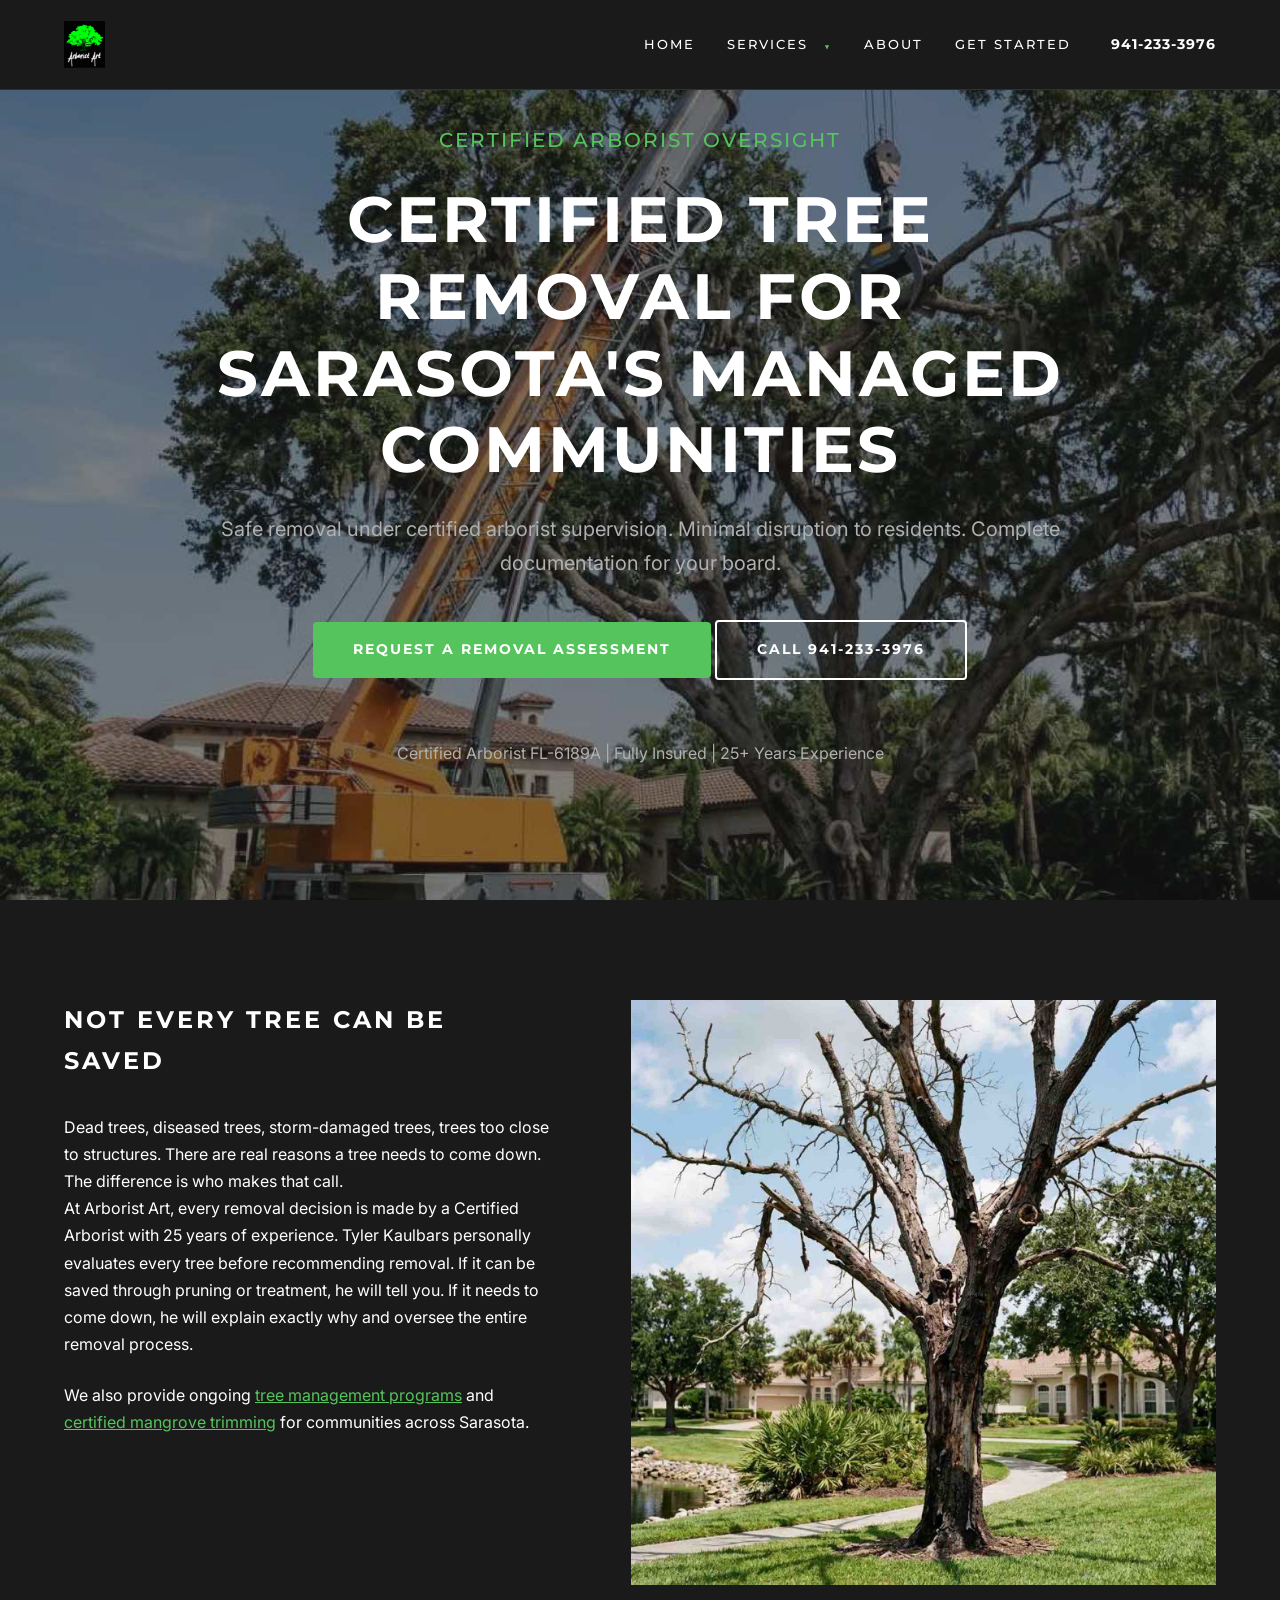
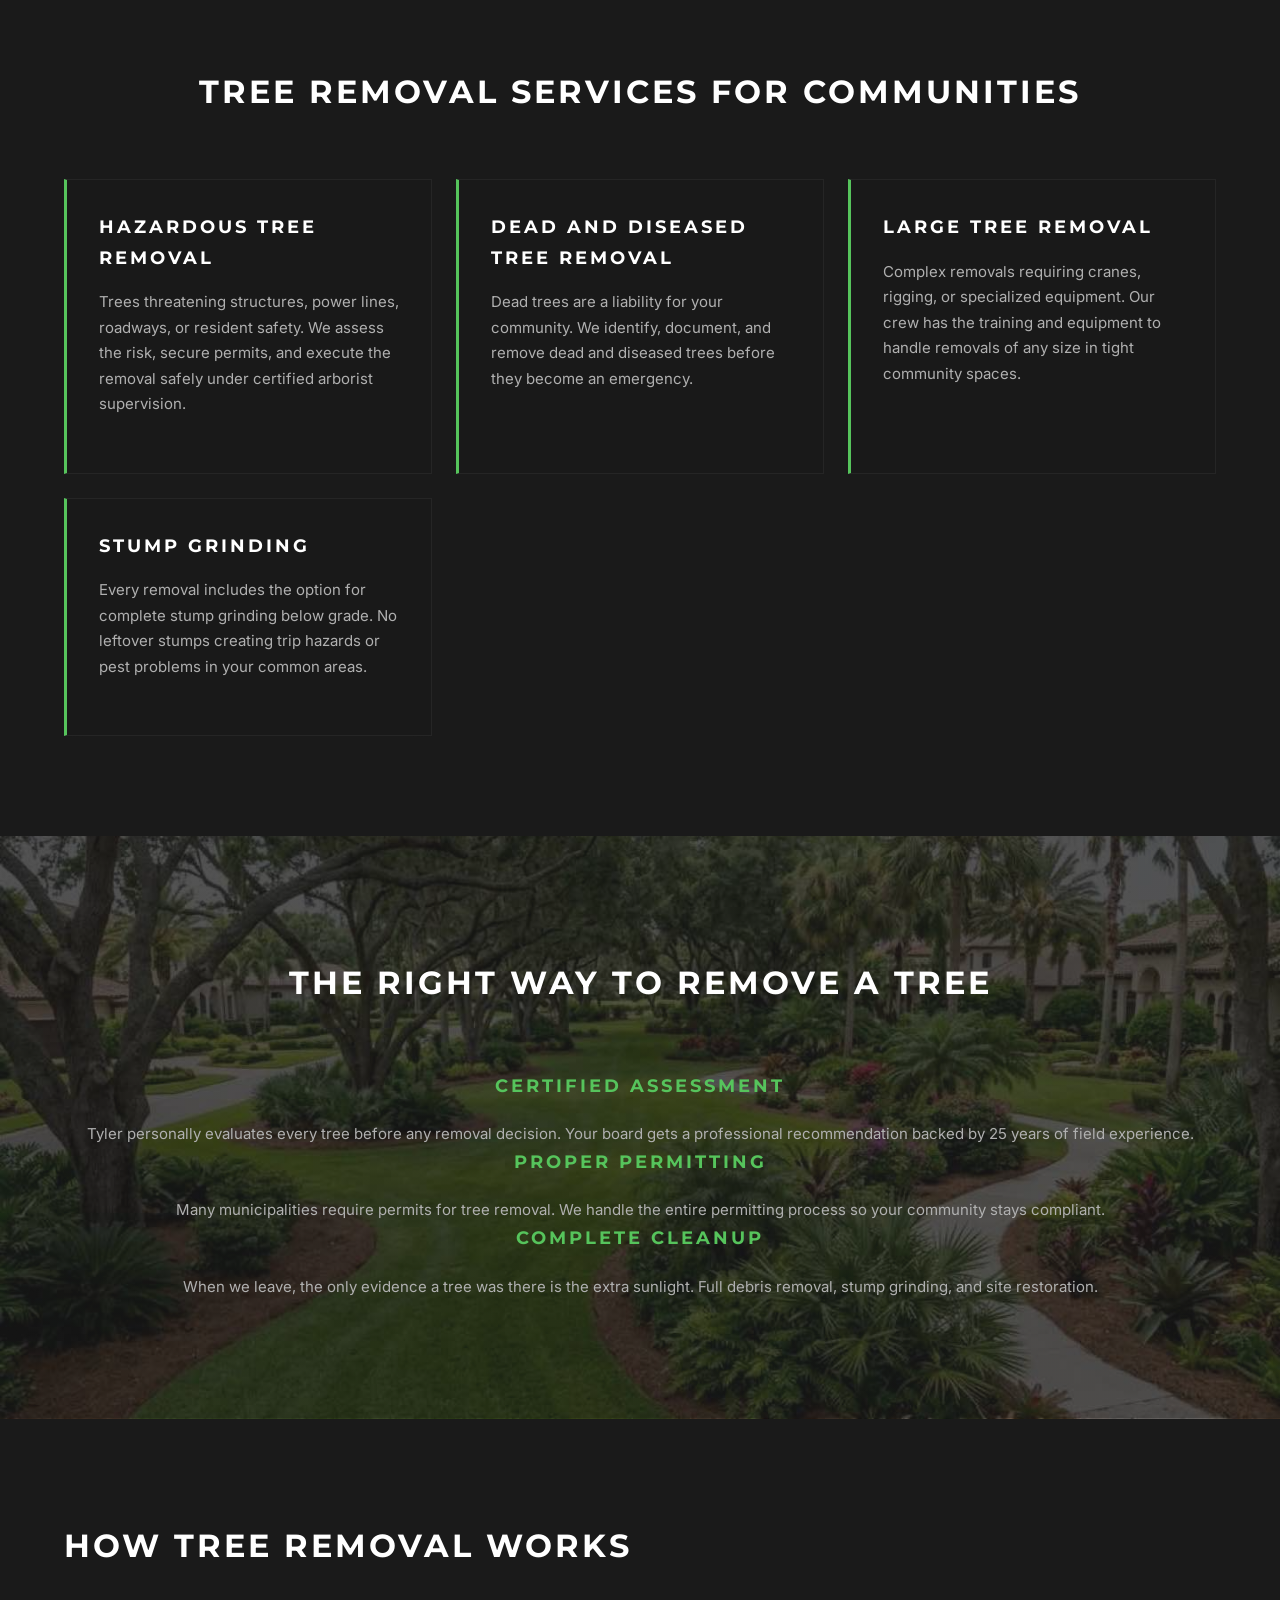
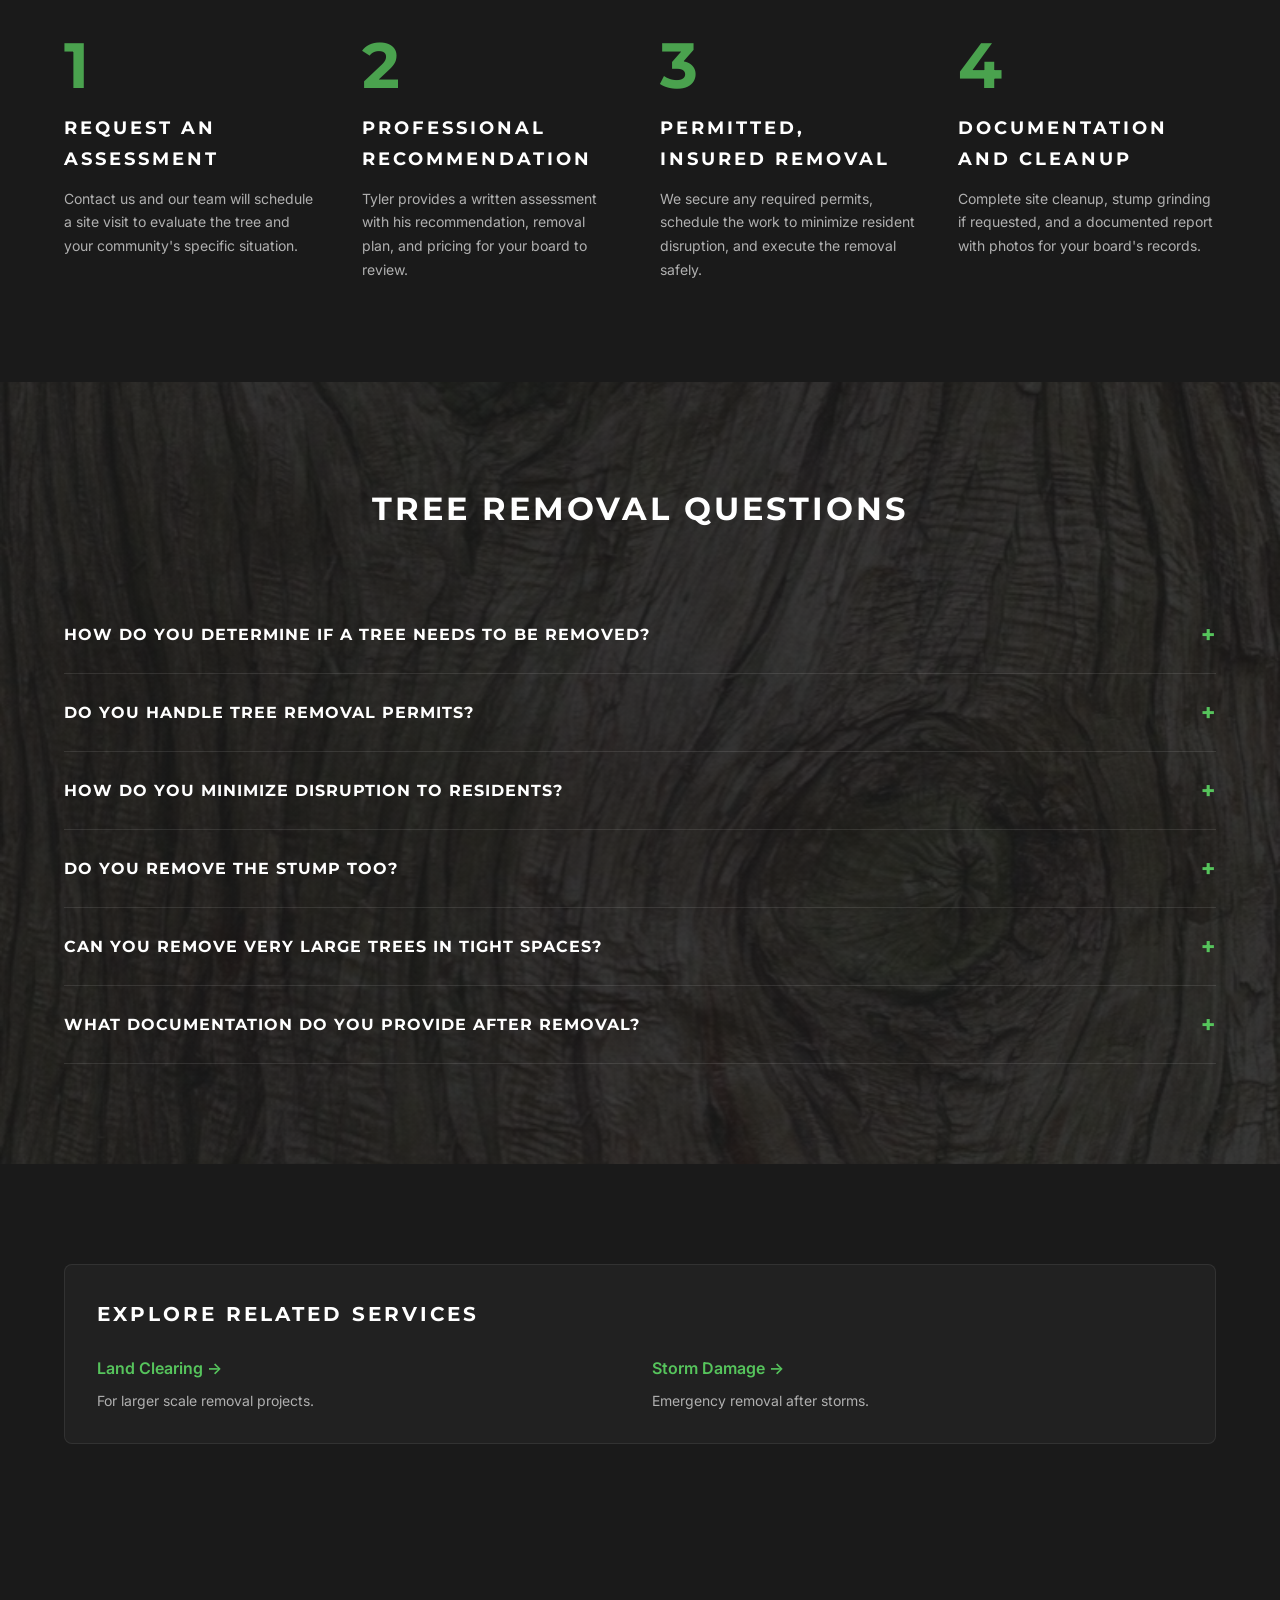
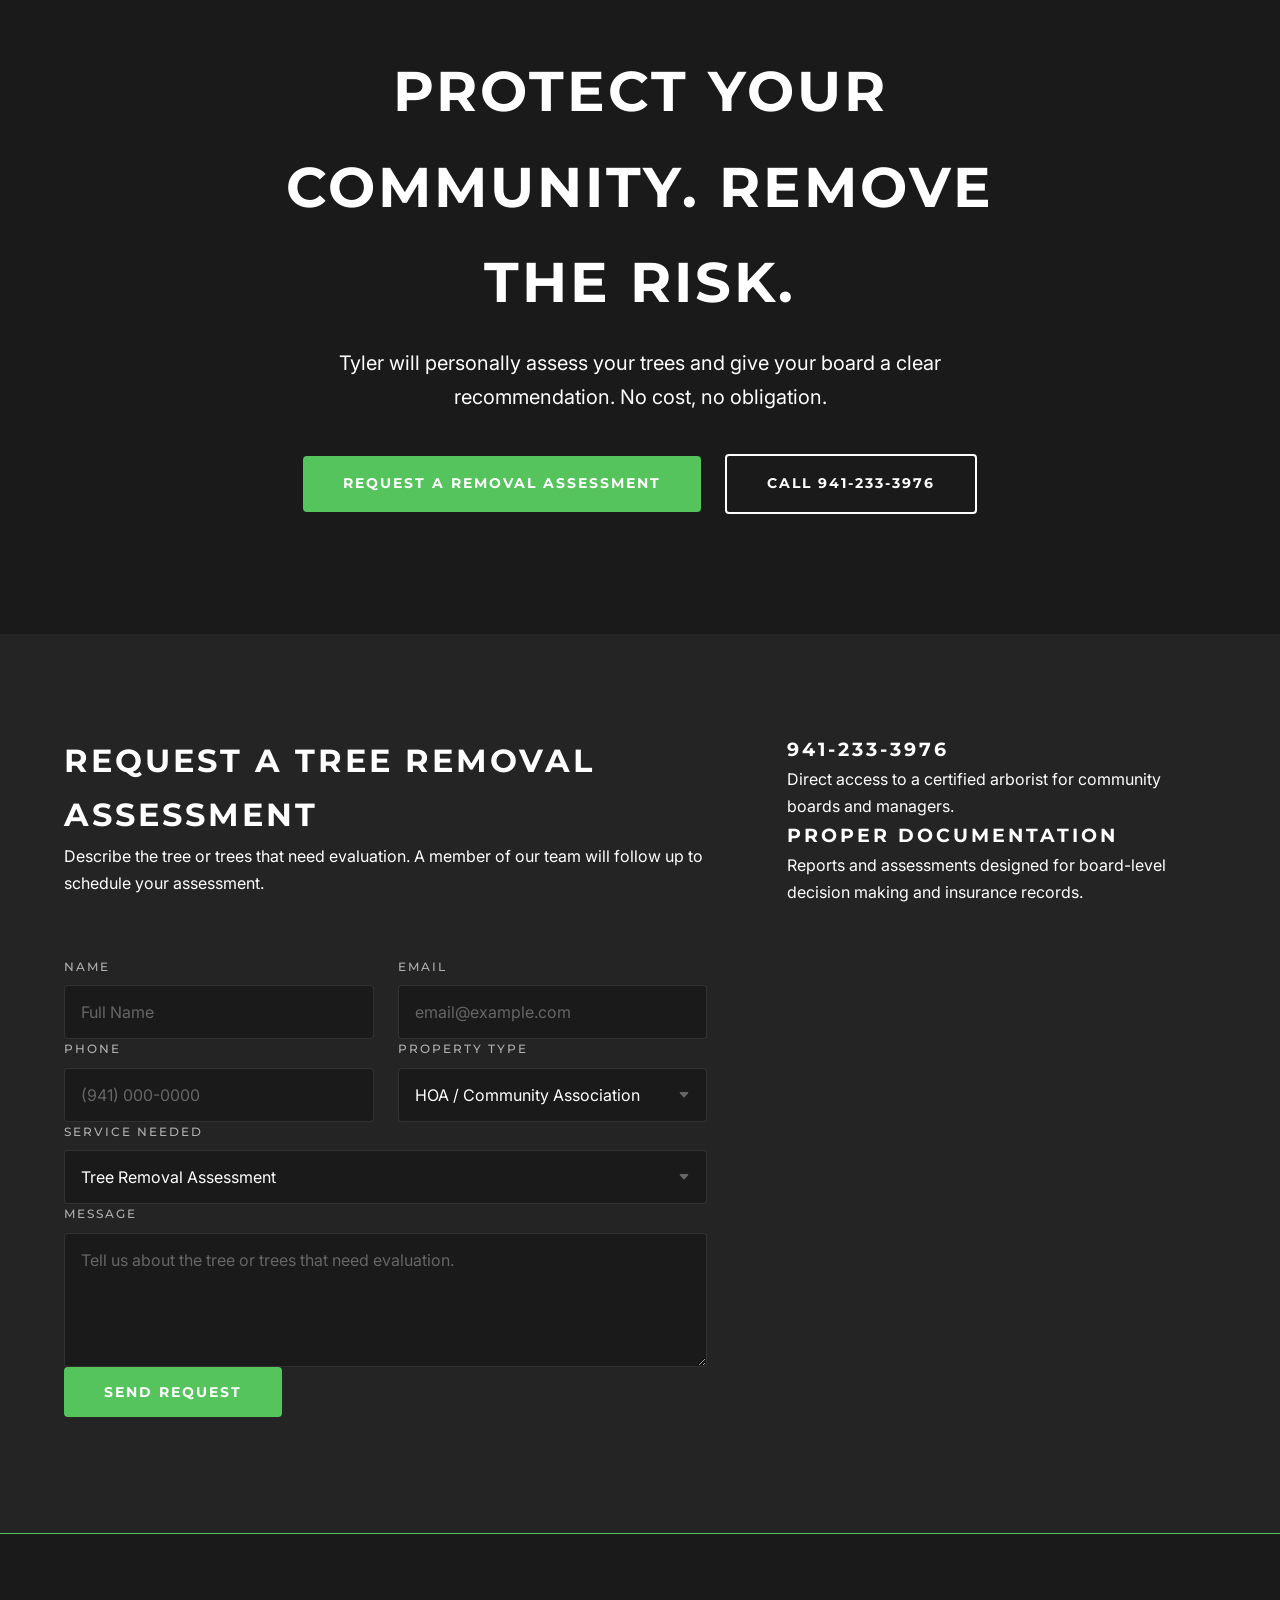
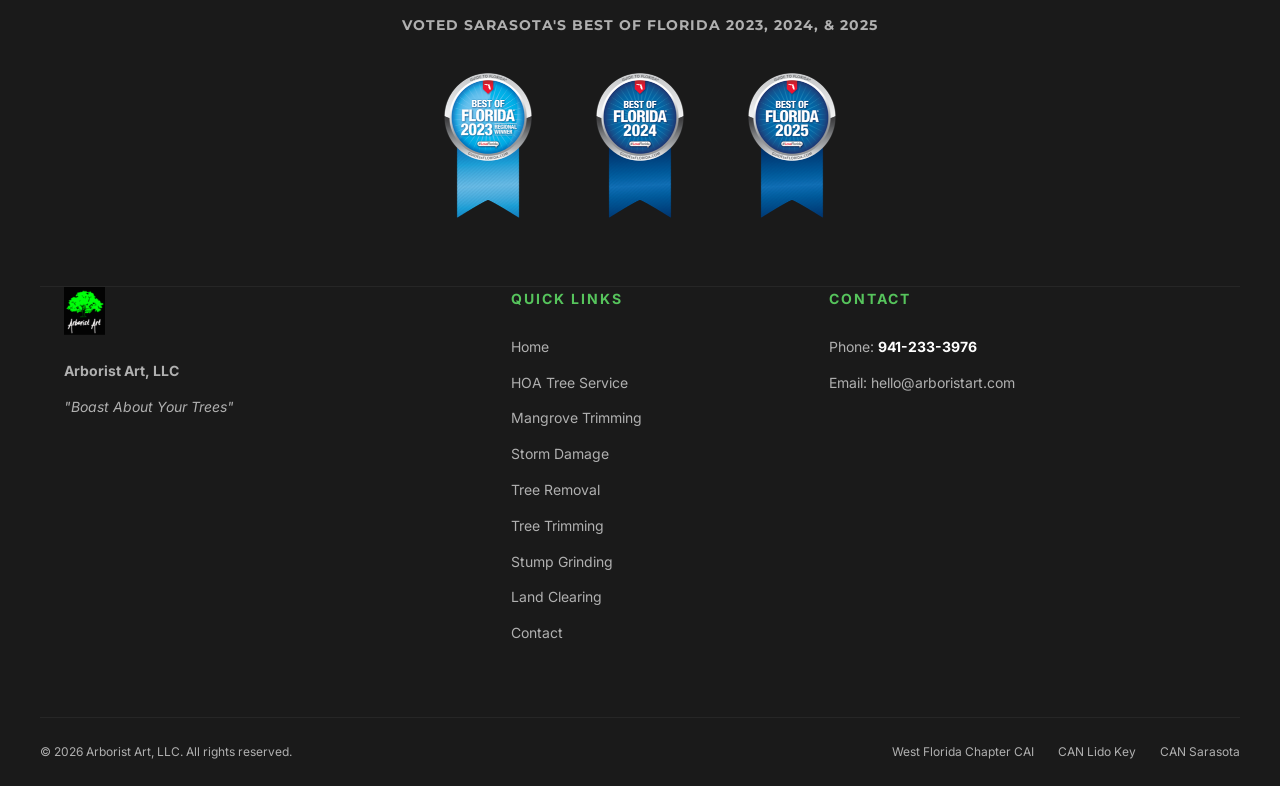
<file: tree-removal.html>
<!DOCTYPE html>
<html lang="en">
<head>
    <meta charset="UTF-8">
    <meta name="viewport" content="width=device-width, initial-scale=1.0">
    <title>Tree Removal Sarasota | Certified Arborist for HOAs and Communities | Arborist Art</title>
    <meta name="description" content="Safe, certified tree removal for Sarasota HOAs, CDDs, and managed communities. Certified Arborist FL-6189A. Minimal resident disruption, full documentation, proper permitting. Request your assessment.">
    
    <!-- SEO & Social Media -->
    <link rel="canonical" href="https://arboristart.com/tree-removal.html">
    <meta property="og:type" content="website">
    <meta property="og:site_name" content="Arborist Art">
    <meta property="og:locale" content="en_US">
    <meta property="og:title" content="Tree Removal for HOAs and Property Managers | Arborist Art Sarasota">
    <meta property="og:description" content="Safe, insured tree removal for Sarasota community associations. From hazard trees to full removals, we handle permitting, execution, and cleanup.">
    <meta property="og:url" content="https://arboristart.com/tree-removal.html">
    <meta property="og:image" content="https://arboristart.com/assets/crew-photo.jpg">
    <meta property="og:image:width" content="1200">
    <meta property="og:image:height" content="630">
    <meta name="twitter:card" content="summary_large_image">
    <meta name="twitter:title" content="Tree Removal for HOAs and Property Managers | Arborist Art Sarasota">
    <meta name="twitter:description" content="Safe, insured tree removal for Sarasota community associations. From hazard trees to full removals, we handle permitting, execution, and cleanup.">
    <meta name="twitter:image" content="https://arboristart.com/assets/crew-photo.jpg">
    
    <!-- Fonts -->
    <link rel="preconnect" href="https://fonts.googleapis.com">
    <link rel="preconnect" href="https://fonts.gstatic.com" crossorigin>
    <link href="https://fonts.googleapis.com/css2?family=Inter:wght@400;700&family=Montserrat:wght@500;700&display=swap" rel="stylesheet">
    
    <link rel="preload" as="image" href="assets/removal-hero.jpg">
    <link rel="stylesheet" href="styles.css">

    <!-- Schema Markup -->
    <script type="application/ld+json">
    {
      "@context": "https://schema.org",
      "@type": "Service",
      "name": "Tree Removal Service",
      "description": "Safe, certified tree removal for HOAs and managed communities in Sarasota. Under direct certified arborist supervisor.",
      "provider": {
        "@type": "LocalBusiness",
        "name": "Arborist Art",
        "telephone": "+1-941-233-3976"
      },
      "areaServed": "Sarasota, FL",
      "hasCredential": [
        {
          "@type": "EducationalOccupationalCredential",
          "name": "ISA Certified Arborist #FL-6189A",
          "credentialCategory": "certification"
        }
      ]
    }
    </script>
    <script type="application/ld+json">
    {
      "@context": "https://schema.org",
      "@type": "BreadcrumbList",
      "itemListElement": [{
        "@type": "ListItem",
        "position": 1,
        "name": "Home",
        "item": "https://arboristart.com/"
      },{
        "@type": "ListItem",
        "position": 2,
        "name": "Services",
        "item": "https://arboristart.com/#services"
      },{
        "@type": "ListItem",
        "position": 3,
        "name": "Tree Removal"
      }]
    }
    </script>
    <script type="application/ld+json">
    {
      "@context": "https://schema.org",
      "@type": "FAQPage",
      "mainEntity": [
        {
          "@type": "Question",
          "name": "How do you determine if a tree needs to be removed?",
          "acceptedAnswer": {
            "@type": "Answer",
            "text": "Tyler performs a certified arborist assessment evaluating the tree's health, structural integrity, proximity to structures, and risk level. If the tree can be saved through pruning or treatment, he will recommend that instead."
          }
        },
        {
          "@type": "Question",
          "name": "Do you handle tree removal permits?",
          "acceptedAnswer": {
            "@type": "Answer",
            "text": "Yes. Many Sarasota area municipalities require permits for tree removal, especially for certain species or sizes. We handle the entire permitting process on behalf of your community."
          }
        },
        {
          "@type": "Question",
          "name": "How do you minimize disruption to residents?",
          "acceptedAnswer": {
            "@type": "Answer",
            "text": "We schedule removals during business hours, section off work areas for safety, and communicate timelines clearly. We complete full cleanup the same day whenever possible."
          }
        }
      ]
    }
    </script>
</head>
<body>
    <header role="banner">
        <nav class="navbar" role="navigation" aria-label="Main navigation">
            <div class="container nav-content">
                <a href="index.html" class="logo-container" aria-label="Arborist Art Home">
                    <img src="assets/logo-header.png" alt="Arborist Art Logo Sarasota Florida" width="180" height="48">
                </a>
                
                <div class="nav-right">
                    <ul class="nav-links">
                        <li><a href="index.html">Home</a></li>
                        <li class="dropdown-item">
                            <a href="#" class="dropdown-toggle" aria-haspopup="true" aria-expanded="false">Services <span class="dropdown-chevron">▼</span></a>
                            <ul class="nav-dropdown">
                                <li><a href="tree-trimming.html">Tree Trimming and Pruning</a></li>
                                <li><a href="tree-removal.html">Tree Removal</a></li>
                                <li><a href="mangrove-trimming.html">Mangrove Trimming</a></li>
                                <li><a href="storm-damage.html">Storm Damage</a></li>
                                <li><a href="stump-grinding.html">Stump Grinding</a></li>
                                <li><a href="land-clearing.html">Land Clearing</a></li>
                            </ul>
                        </li>
                        <li><a href="about.html">About</a></li>
                        <li><a href="index.html#contact-form">Get Started</a></li>
                    </ul>
                    <a href="tel:9412333976" data-tracking="phone-call" data-location="nav" aria-label="Call Arborist Art at 941-233-3976" class="nav-phone">941-233-3976</a>
                    <a href="tel:9412333976" data-tracking="phone-call" data-location="nav" aria-label="Call Arborist Art at 941-233-3976" class="nav-phone-mobile">
                        <svg viewBox="0 0 24 24" fill="none" stroke="currentColor" stroke-width="2" stroke-linecap="round" stroke-linejoin="round"><path d="M22 16.92v3a2 2 0 01-2.18 2 19.79 19.79 0 01-8.63-3.07 19.5 19.5 0 01-6-6 19.79 19.79 0 01-3.07-8.67A2 2 0 014.11 2h3a2 2 0 012 1.72 12.84 12.84 0 00.7 2.81 2 2 0 01-.45 2.11L8.09 9.91a16 16 0 006 6l1.27-1.27a2 2 0 012.11-.45 12.84 12.84 0 002.81.7A2 2 0 0122 16.92z"></path></svg>
                    </a>
                </div>
            </div>
        </nav>
    </header>

    <main id="main-content">
        <section class="hero" style="background-image: url('assets/removal-hero.jpg');">
            <div class="hero-overlay" style="background: rgba(26, 26, 26, 0.55);"></div>
            <div class="container hero-content">
                <p class="label-caps" style="color: var(--accent); margin-bottom: 24px;">Certified Arborist Oversight</p>
                <h1>Certified Tree Removal for Sarasota's Managed Communities</h1>
                <p>Safe removal under certified arborist supervision. Minimal disruption to residents. Complete documentation for your board.</p>
                <div class="hero-actions">
                    <a href="#contact-form" data-tracking="cta-click" data-location="hero" class="btn btn-primary" aria-label="Request a removal assessment in Sarasota">Request a Removal Assessment</a>
                    <a href="tel:9412333976" data-tracking="phone-call" data-location="hero" aria-label="Call Arborist Art at 941-233-3976" class="btn btn-outline">Call 941-233-3976</a>
                </div>
                <div class="hero-cert-line">
                    Certified Arborist FL-6189A | Fully Insured | 25+ Years Experience
                </div>
            </div>
        </section>

        <section class="section-dark">
            <!-- Subsection A: Intro -->
            <div class="container about-grid" style="margin-bottom: 80px;">
                <div class="about-text">
                    <h2 style="margin-bottom: 32px;">Not Every Tree Can Be Saved</h2>
                    <p>Dead trees, diseased trees, storm-damaged trees, trees too close to structures. There are real reasons a tree needs to come down. The difference is who makes that call.</p>
                    <p>At Arborist Art, every removal decision is made by a Certified Arborist with 25 years of experience. Tyler Kaulbars personally evaluates every tree before recommending removal. If it can be saved through pruning or treatment, he will tell you. If it needs to come down, he will explain exactly why and oversee the entire removal process.</p>
                    <p style="margin-top: 24px;">We also provide ongoing <a href="hoa-tree-service.html" style="color: var(--accent); text-decoration: underline;">tree management programs</a> and <a href="mangrove-trimming.html" style="color: var(--accent); text-decoration: underline;">certified mangrove trimming</a> for communities across Sarasota.</p>
                </div>
                <div class="solution-image">
                    <img src="assets/hazard-tree.jpg" alt="Large hazardous tree on a managed Sarasota Florida property awaiting certified arborist removal" width="1440" height="1440" loading="lazy" decoding="async">
                </div>
            </div>

            <!-- Subsection B: Services Cards -->
            <div class="container">
                <div class="section-header text-center">
                    <h2>Tree Removal Services for Communities</h2>
                </div>
                
                <div class="services-grid">
                    <div class="service-card">
                        <div>
                            <h3>Hazardous Tree Removal</h3>
                            <p>Trees threatening structures, power lines, roadways, or resident safety. We assess the risk, secure permits, and execute the removal safely under certified arborist supervision.</p>
                        </div>
                    </div>
                    <div class="service-card">
                        <div>
                            <h3>Dead and Diseased Tree Removal</h3>
                            <p>Dead trees are a liability for your community. We identify, document, and remove dead and diseased trees before they become an emergency.</p>
                        </div>
                    </div>
                    <div class="service-card">
                        <div>
                            <h3>Large Tree Removal</h3>
                            <p>Complex removals requiring cranes, rigging, or specialized equipment. Our crew has the training and equipment to handle removals of any size in tight community spaces.</p>
                        </div>
                    </div>
                    <div class="service-card">
                        <div>
                            <h3>Stump Grinding</h3>
                            <p>Every removal includes the option for complete stump grinding below grade. No leftover stumps creating trip hazards or pest problems in your common areas.</p>
                        </div>
                    </div>
                </div>
            </div>
        </section>

        <!-- Visual Divider Section -->
        <section class="section-dark" style="background-image: linear-gradient(rgba(26, 26, 26, 0.75), rgba(26, 26, 26, 0.75)), url('assets/landscape-cleanup.jpg'); background-size: cover; background-position: center; padding: 120px 0;">
            <div class="container">
                <div class="section-header text-center">
                    <h2 style="margin-bottom: 60px;">The Right Way to Remove a Tree</h2>
                </div>
                <div class="stats-grid">
                    <div class="stat-item" style="text-align: center;">
                        <h3 style="color: var(--accent); font-size: 18px; margin-bottom: 20px;">Certified Assessment</h3>
                        <p style="color: #B0B0B0; font-size: 15px;">Tyler personally evaluates every tree before any removal decision. Your board gets a professional recommendation backed by 25 years of field experience.</p>
                    </div>
                    <div class="stat-item" style="text-align: center;">
                        <h3 style="color: var(--accent); font-size: 18px; margin-bottom: 20px;">Proper Permitting</h3>
                        <p style="color: #B0B0B0; font-size: 15px;">Many municipalities require permits for tree removal. We handle the entire permitting process so your community stays compliant.</p>
                    </div>
                    <div class="stat-item" style="text-align: center;">
                        <h3 style="color: var(--accent); font-size: 18px; margin-bottom: 20px;">Complete Cleanup</h3>
                        <p style="color: #B0B0B0; font-size: 15px;">When we leave, the only evidence a tree was there is the extra sunlight. Full debris removal, stump grinding, and site restoration.</p>
                    </div>
                </div>
            </div>
        </section>

        <section class="section-dark">
            <!-- Subsection A: How It Works -->
            <div class="container" style="margin-bottom: 100px;">
                <div class="section-header">
                    <h2>How Tree Removal Works</h2>
                </div>
                <div class="steps-grid">
                    <div class="step-card">
                        <div class="step-number">1</div>
                        <h3>Request an Assessment</h3>
                        <p>Contact us and our team will schedule a site visit to evaluate the tree and your community's specific situation.</p>
                    </div>
                    <div class="step-card">
                        <div class="step-number">2</div>
                        <h3>Professional Recommendation</h3>
                        <p>Tyler provides a written assessment with his recommendation, removal plan, and pricing for your board to review.</p>
                    </div>
                    <div class="step-card">
                        <div class="step-number">3</div>
                        <h3>Permitted, Insured Removal</h3>
                        <p>We secure any required permits, schedule the work to minimize resident disruption, and execute the removal safely.</p>
                    </div>
                    <div class="step-card">
                        <div class="step-number">4</div>
                        <h3>Documentation and Cleanup</h3>
                        <p>Complete site cleanup, stump grinding if requested, and a documented report with photos for your board's records.</p>
                    </div>
                </div>
            </div>

            <!-- Subsection B: FAQ -->
            <div id="faq-section" style="background-image: linear-gradient(rgba(26, 26, 26, 0.85), rgba(26, 26, 26, 0.85)), url('assets/bark-texture.jpg'); background-size: cover; background-position: center; padding: 100px 0;">
                <div class="container">
                    <div class="section-header text-center">
                        <h2>Tree Removal Questions</h2>
                    </div>
                <div class="faq-list">
                    <div class="faq-item">
                        <button class="faq-question" aria-expanded="false">
                            <span>How do you determine if a tree needs to be removed?</span>
                            <span class="faq-icon">+</span>
                        </button>
                        <div class="faq-answer"><div class="faq-answer-inner">Tyler performs a certified arborist assessment evaluating the tree's health, structural integrity, proximity to structures, and risk level. If the tree can be saved through pruning or treatment, he will recommend that instead. Removal is always the last option.</div></div>
                    </div>
                    <div class="faq-item">
                        <button class="faq-question" aria-expanded="false">
                            <span>Do you handle tree removal permits?</span>
                            <span class="faq-icon">+</span>
                        </button>
                        <div class="faq-answer"><div class="faq-answer-inner">Yes. Many Sarasota area municipalities require permits for tree removal, especially for certain species or sizes. We handle the entire permitting process on behalf of your community.</div></div>
                    </div>
                    <div class="faq-item">
                        <button class="faq-question" aria-expanded="false">
                            <span>How do you minimize disruption to residents?</span>
                            <span class="faq-icon">+</span>
                        </button>
                        <div class="faq-answer"><div class="faq-answer-inner">We schedule removals during business hours when most residents are away, section off work areas for safety, communicate timelines to your property manager, and complete full cleanup the same day whenever possible.</div></div>
                    </div>
                    <div class="faq-item">
                        <button class="faq-question" aria-expanded="false">
                            <span>Do you remove the stump too?</span>
                            <span class="faq-icon">+</span>
                        </button>
                        <div class="faq-answer"><div class="faq-answer-inner"><a href="stump-grinding.html" style="color: var(--accent); text-decoration: underline;">Stump grinding</a> is available with every removal. We grind below grade level and fill the area so your common grounds are clean and safe.</div></div>
                    </div>
                    <div class="faq-item">
                        <button class="faq-question" aria-expanded="false">
                            <span>Can you remove very large trees in tight spaces?</span>
                            <span class="faq-icon">+</span>
                        </button>
                        <div class="faq-answer"><div class="faq-answer-inner">Yes. Our crew is trained in technical rigging and we have access to crane services for complex removals. We regularly remove large oaks and palms in tight community settings without damage to surrounding landscaping or structures.</div></div>
                    </div>
                    <div class="faq-item">
                        <button class="faq-question" aria-expanded="false">
                            <span>What documentation do you provide after removal?</span>
                            <span class="faq-icon">+</span>
                        </button>
                        <div class="faq-answer"><div class="faq-answer-inner">Your board receives a complete report including the arborist's assessment, reason for removal, before and after photos, permit records, and any recommendations for replacement planting.</div></div>
                    </div>
                </div>
            </div>
        </div>
        </div>
    </section>

        <!-- Related Services Section -->
        <section class="related-services-section container" style="margin-bottom: 80px;">
            <div class="related-services-box" style="background: rgba(255,255,255,0.03); border: 1px solid rgba(255,255,255,0.08); border-radius: 8px; padding: 32px;">
                <h3 style="font-size: 20px; margin-bottom: 24px;">Explore Related Services</h3>
                <div class="related-grid" style="display: grid; grid-template-columns: repeat(auto-fit, minmax(280px, 1fr)); gap: 24px;">
                    <div class="related-card">
                        <a href="land-clearing.html" style="color: var(--accent); font-weight: 600; text-decoration: none; font-size: 16px;">Land Clearing <span aria-hidden="true">&rarr;</span></a>
                        <p style="margin-top: 8px; font-size: 14px; color: var(--text-sec); line-height: 1.5;">For larger scale removal projects.</p>
                    </div>
                    <div class="related-card">
                        <a href="storm-damage.html" style="color: var(--accent); font-weight: 600; text-decoration: none; font-size: 16px;">Storm Damage <span>&rarr;</span></a>
                        <p style="margin-top: 8px; font-size: 14px; color: var(--text-sec); line-height: 1.5;">Emergency removal after storms.</p>
                    </div>
                </div>
            </div>
        </section>

        <!-- Final CTA section -->
        <section class="final-cta" style="background-image: linear-gradient(rgba(26, 26, 26, 0.7), rgba(26, 26, 26, 0.7)), url('assets/majestic-oak-park.jpg'); background-size: cover; background-position: center; text-align: center;">
            <div class="container cta-container">
                <h2>Protect Your Community. Remove the Risk.</h2>
                <p>Tyler will personally assess your trees and give your board a clear recommendation. No cost, no obligation.</p>
                <div class="cta-buttons">
                    <a href="#contact-form" data-tracking="cta-click" data-location="cta-section" class="btn btn-primary" aria-label="Request a removal assessment in Sarasota">Request a Removal Assessment</a>
                    <a href="tel:9412333976" data-tracking="phone-call" data-location="cta-section" aria-label="Call Arborist Art at 941-233-3976" class="btn btn-outline">Call 941-233-3976</a>
                </div>
            </div>
        </section>

        <!-- Contact Form Section -->
        <section id="contact-form" class="section-darker">
            <div class="container contact-grid">
                <div class="form-column">
                    <div class="section-header">
                        <h2>Request a Tree Removal Assessment</h2>
                        <p>Describe the tree or trees that need evaluation. A member of our team will follow up to schedule your assessment.</p>
                    </div>
                    <form class="lead-form" action="#" method="POST">
                        <div class="form-row">
                            <div class="form-group">
                                <label for="name">Name</label>
                                <input type="text" id="name" name="name" required placeholder="Full Name">
                            </div>
                            <div class="form-group">
                                <label for="email">Email</label>
                                <input type="email" id="email" name="email" required placeholder="email@example.com">
                            </div>
                        </div>
                        <div class="form-row">
                            <div class="form-group">
                                <label for="phone">Phone</label>
                                <input type="tel" id="phone" name="phone" required placeholder="(941) 000-0000">
                            </div>
                            <div class="form-group">
                                <label for="property-type">Property Type</label>
                                <select id="property-type" name="property-type">
                                    <option value="hoa" selected>HOA / Community Association</option>
                                    <option value="commercial">Commercial Property</option>
                                </select>
                            </div>
                        </div>
                        <div class="form-group">
                            <label for="service">Service Needed</label>
                            <select id="service" name="service">
                                <option value="removal" selected>Tree Removal Assessment</option>
                                <option value="hoa">HOA Tree Management</option>
                                <option value="mangrove">Mangrove Trimming</option>
                                <option value="storm">Storm Damage / Emergency</option>
                            </select>
                        </div>
                        <div class="form-group">
                            <label for="message">Message</label>
                            <textarea id="message" name="message" rows="5" placeholder="Tell us about the tree or trees that need evaluation."></textarea>
                        </div>
                        <button type="submit" class="btn btn-primary">Send Request</button>
                    </form>
                </div>
                <div class="contact-info-column">
                    <div class="info-card">
                        <h3>941-233-3976</h3>
                        <p>Direct access to a certified arborist for community boards and managers.</p>
                    </div>
                    <div class="info-card">
                        <h3>Proper Documentation</h3>
                        <p>Reports and assessments designed for board-level decision making and insurance records.</p>
                    </div>
                </div>
            </div>
        </section>
    </main>

    <footer id="contact" role="contentinfo">
        <div class="container" style="padding-bottom: 40px; border-bottom: 1px solid rgba(255,255,255,0.05); text-align: center;">
            <p style="font-family: 'Montserrat', sans-serif; font-weight: 700; color: #B0B0B0; margin-bottom: 24px; text-transform: uppercase; letter-spacing: 1px; font-size: 14px;">Voted Sarasota's Best of Florida 2023, 2024, & 2025</p>
            <div style="display: flex; justify-content: center; gap: 32px; align-items: center; flex-wrap: wrap; margin-bottom: 16px;">
                <img src="assets/BOFL-Ribbon-2023-Regional.png" alt="Best of Florida 2023 Award" width="240" height="336" loading="lazy" decoding="async" style="width: 120px; height: auto;">
                <img src="assets/BOFL-Ribbon-2024-Best-RGBforWeb.png" alt="Best of Florida 2024 Award" width="240" height="336" loading="lazy" decoding="async" style="width: 120px; height: auto;">
                <img src="assets/BOFL-Ribbon-2025-Best-RGBforWeb.png" alt="Best of Florida 2025 Award" width="240" height="336" loading="lazy" decoding="async" style="width: 120px; height: auto;">
            </div>
        </div>
        <div class="container footer-main">
            <div class="footer-col">
                <img src="assets/logo-header.png" alt="Arborist Art Logo Sarasota Florida" width="180" height="48" loading="lazy" decoding="async">
                <p><strong>Arborist Art, LLC</strong></p>
                <p style="font-style: italic;">"Boast About Your Trees"</p>
            </div>
            <div class="footer-col">
                <h4>QUICK LINKS</h4>
                <ul>
                    <li><a href="index.html">Home</a></li>
                    <li><a href="hoa-tree-service.html">HOA Tree Service</a></li>
                    <li><a href="mangrove-trimming.html">Mangrove Trimming</a></li>
                    <li><a href="storm-damage.html">Storm Damage</a></li>
                    <li><a href="tree-removal.html">Tree Removal</a></li>
                    <li><a href="tree-trimming.html">Tree Trimming</a></li>
                    <li><a href="stump-grinding.html">Stump Grinding</a></li>
                    <li><a href="land-clearing.html">Land Clearing</a></li>
                    <li><a href="#contact-form" data-tracking="cta-click" data-location="footer">Contact</a></li>
                </ul>
            </div>
            <div class="footer-col">
                <h4>CONTACT</h4>
                <p>Phone: <a href="tel:9412333976" data-tracking="phone-call" data-location="footer" aria-label="Call Arborist Art at 941-233-3976" style="color: white; font-weight: 700;">941-233-3976</a></p>
                <p>Email: hello@arboristart.com</p>
            </div>
        </div>
        <div class="container footer-bottom">
            <p>&copy; 2026 Arborist Art, LLC. All rights reserved.</p>
            <div class="membership-links">
                <span>West Florida Chapter CAI</span>
                <span>CAN Lido Key</span>
                <span>CAN Sarasota</span>
            </div>
        </div>
    </footer>

    <script src="js/script.js" defer></script>
    <script src="js/forms.js" defer></script>
</body>
</html>
</file>
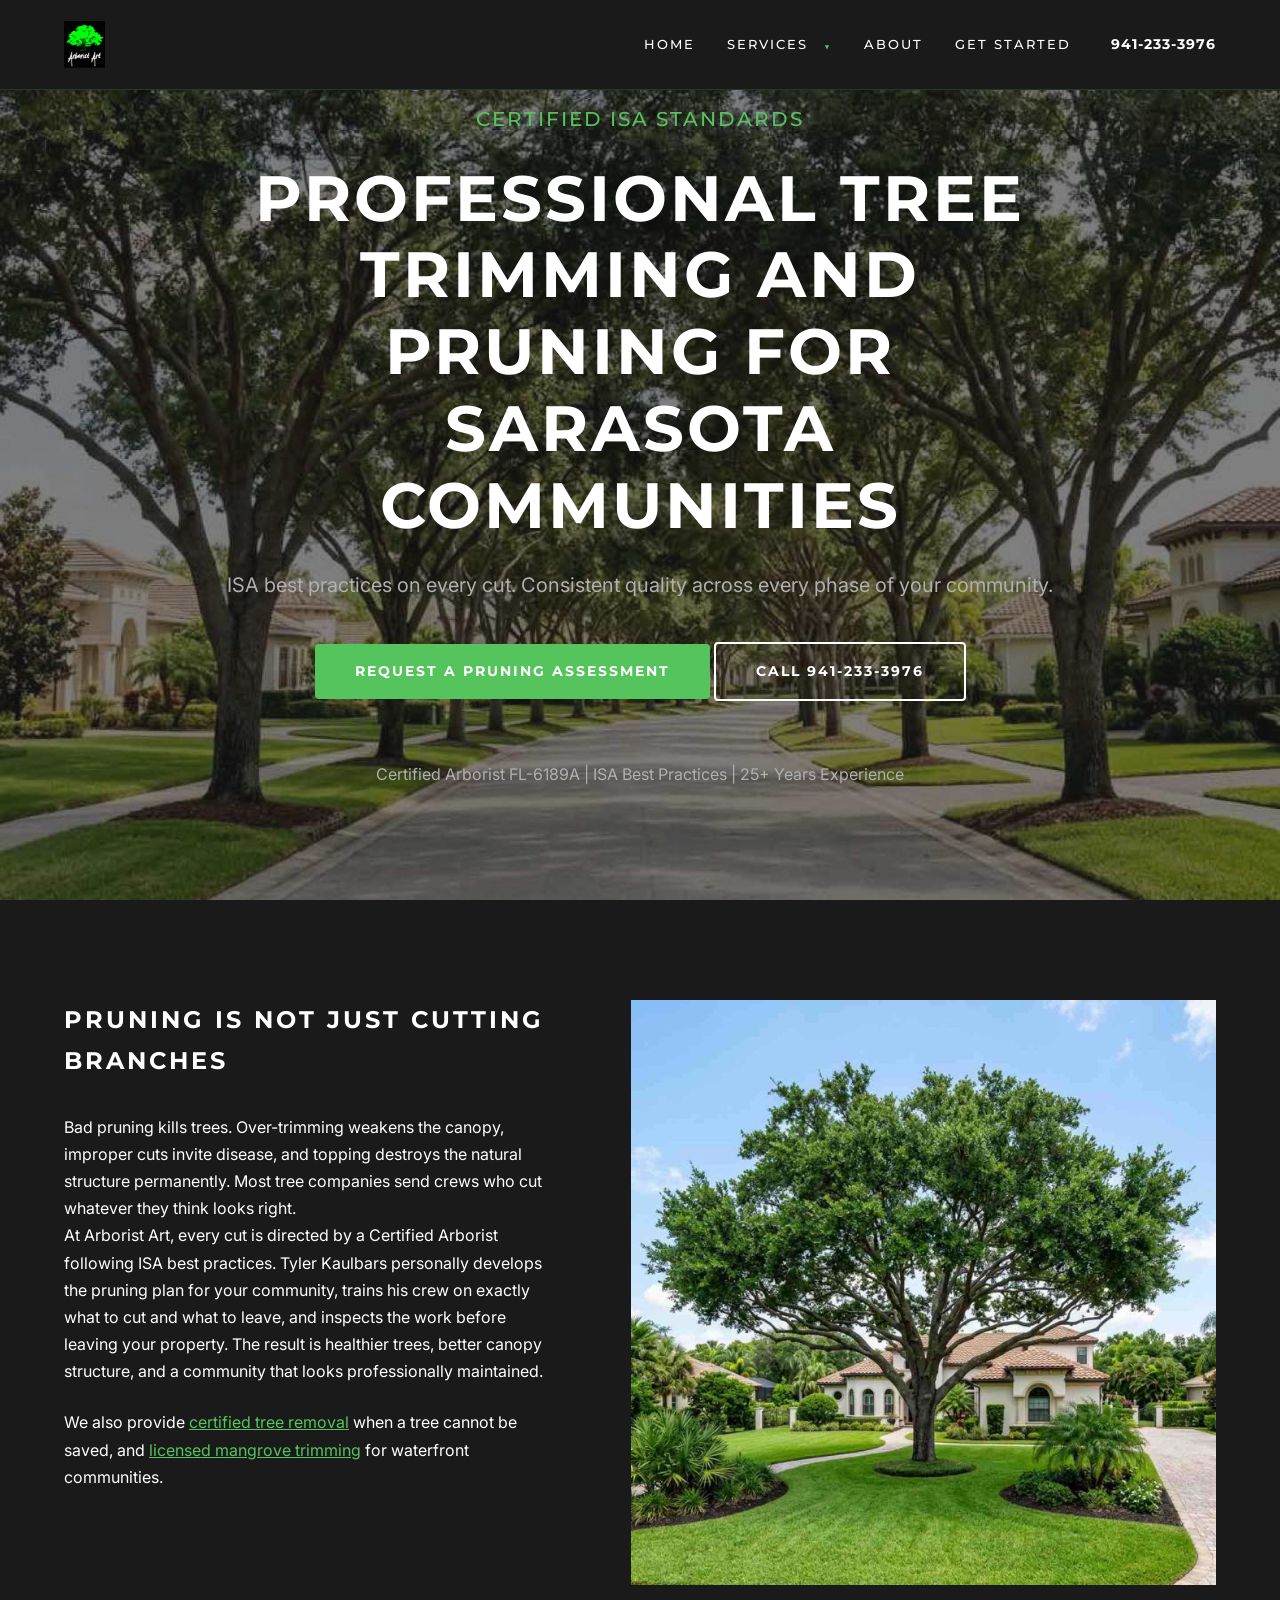
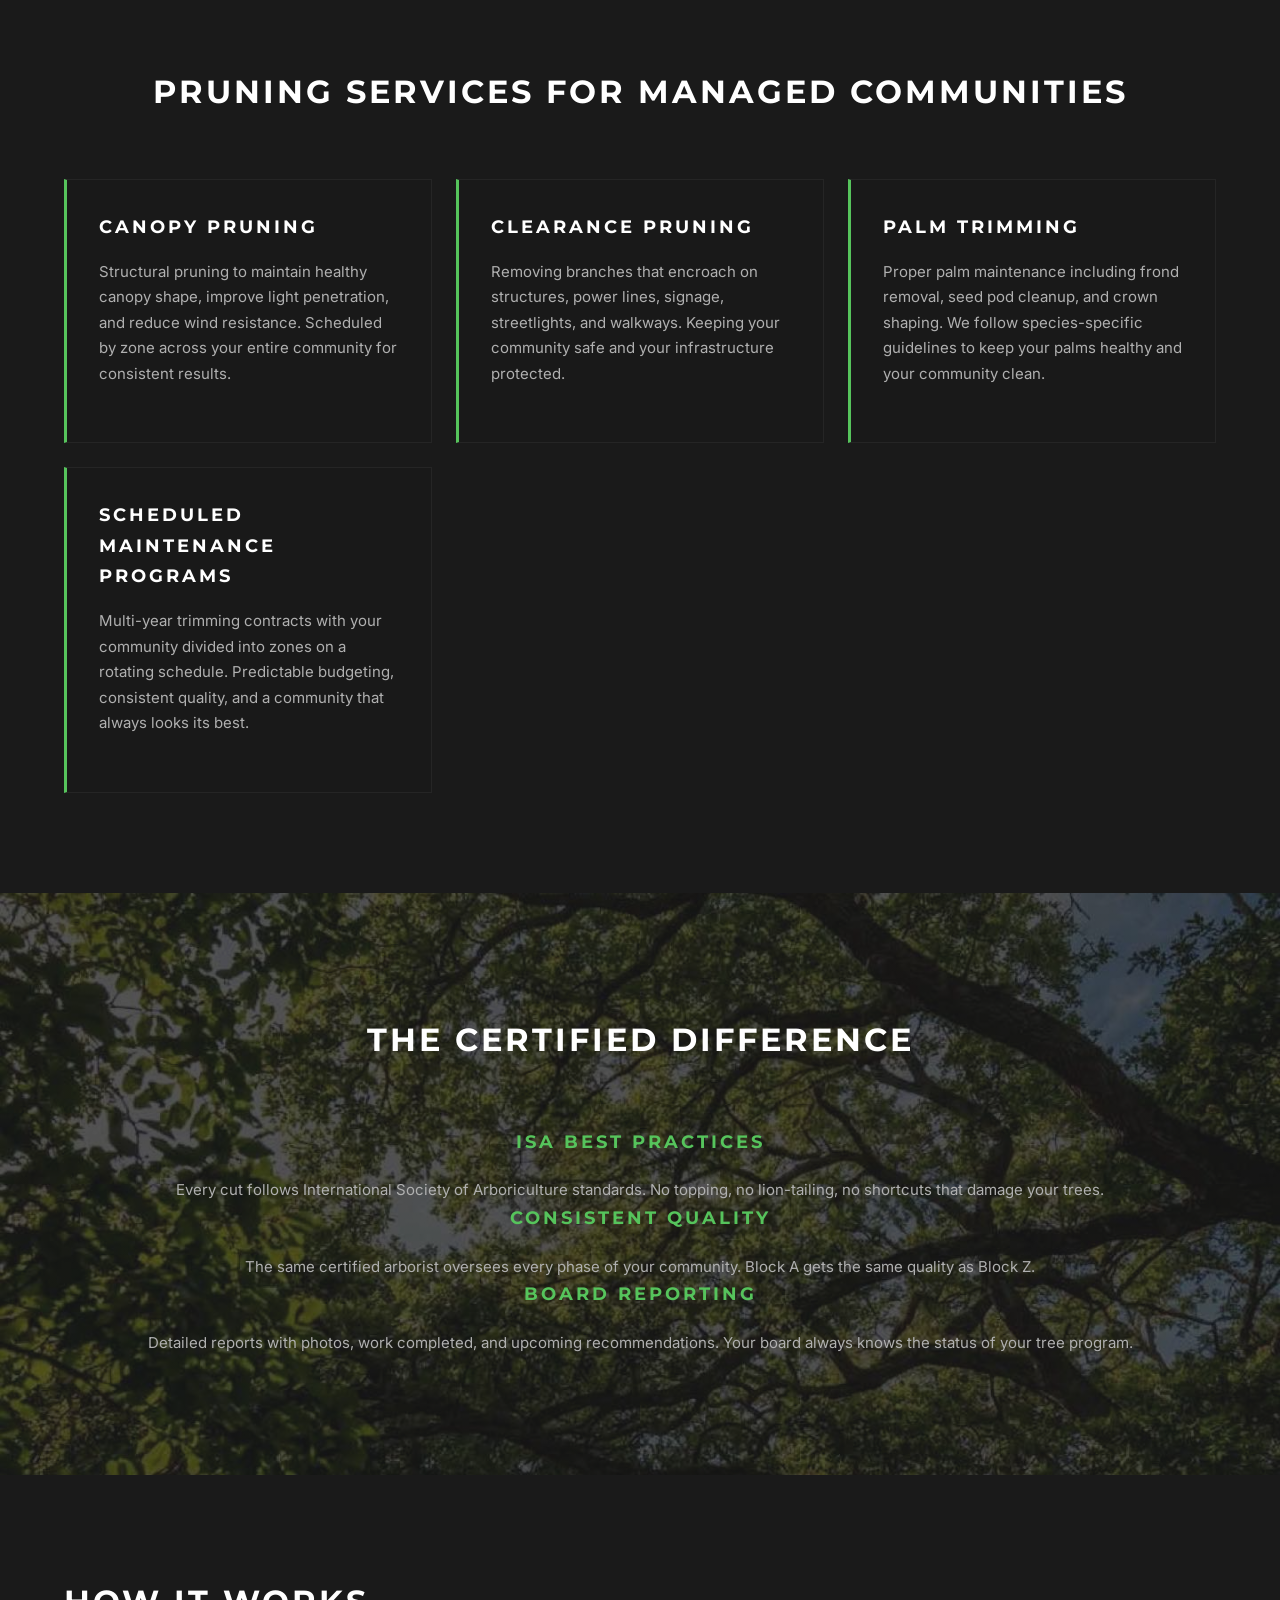
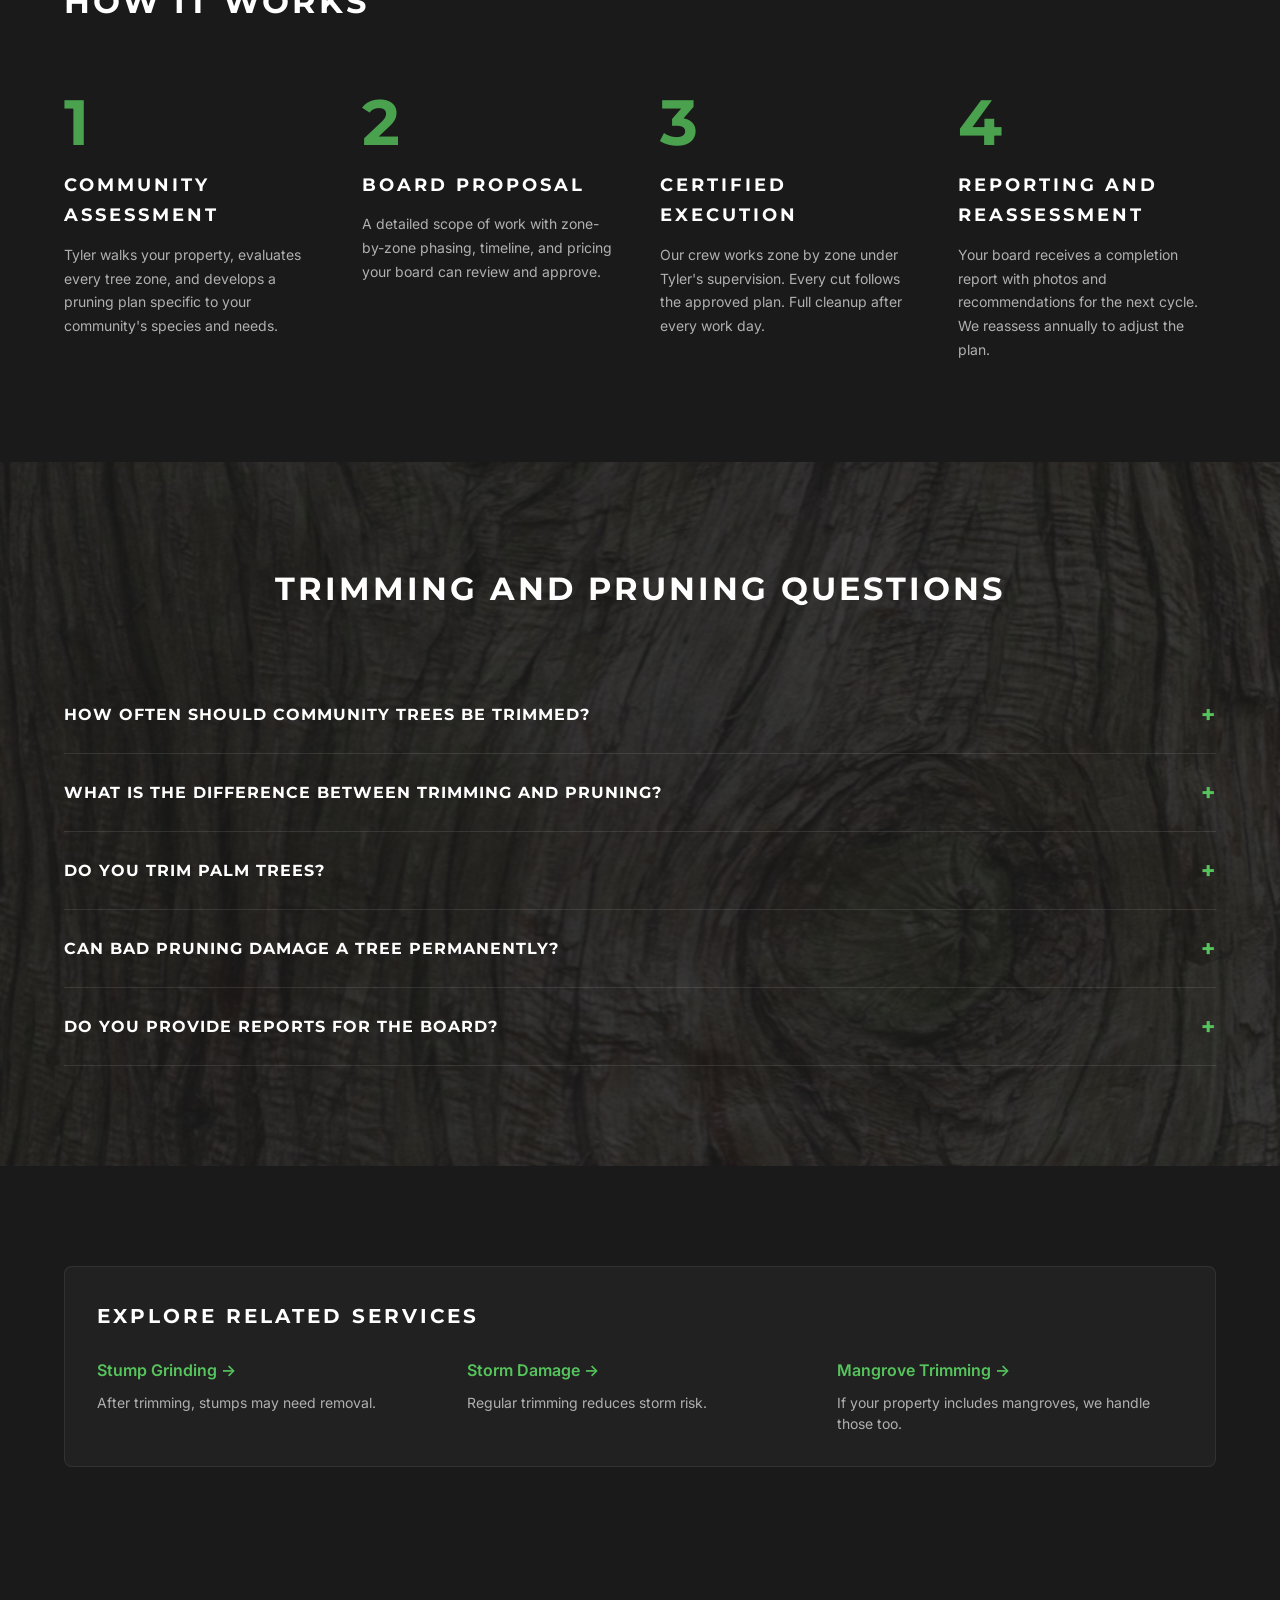
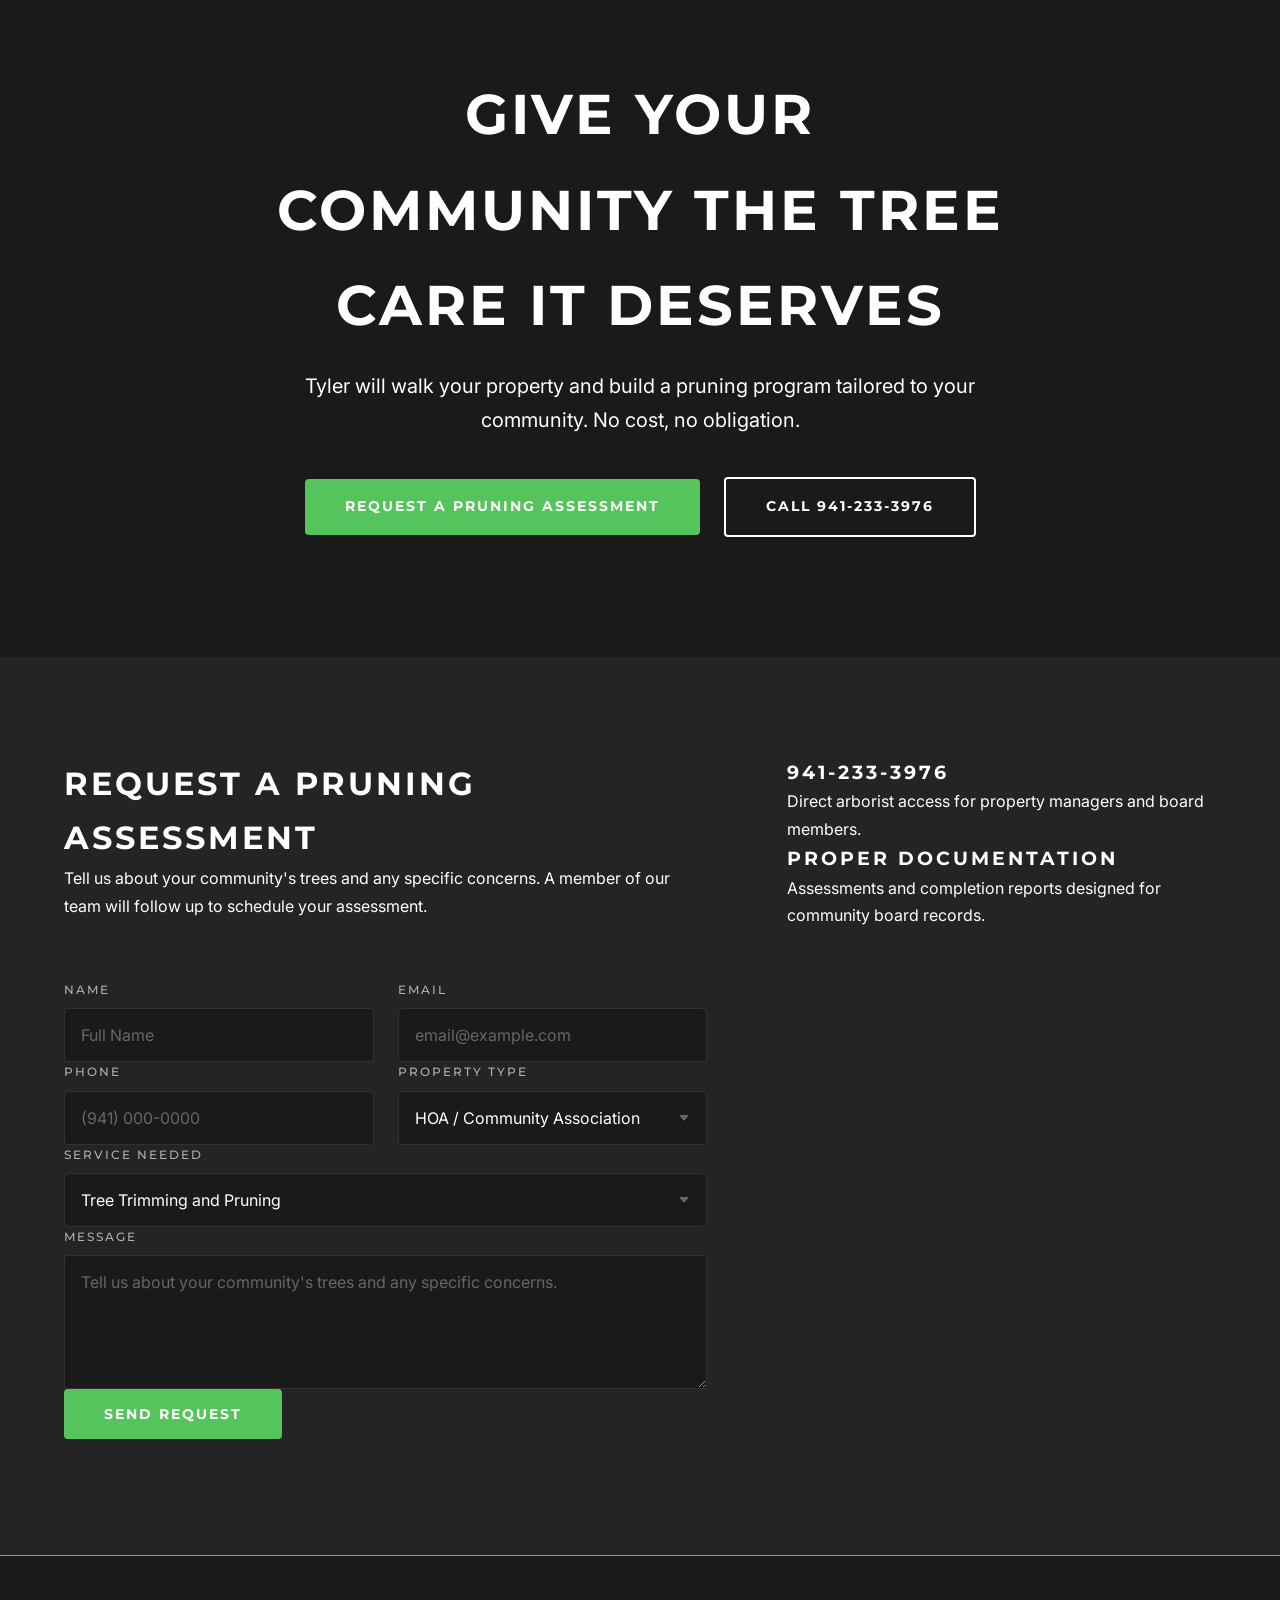
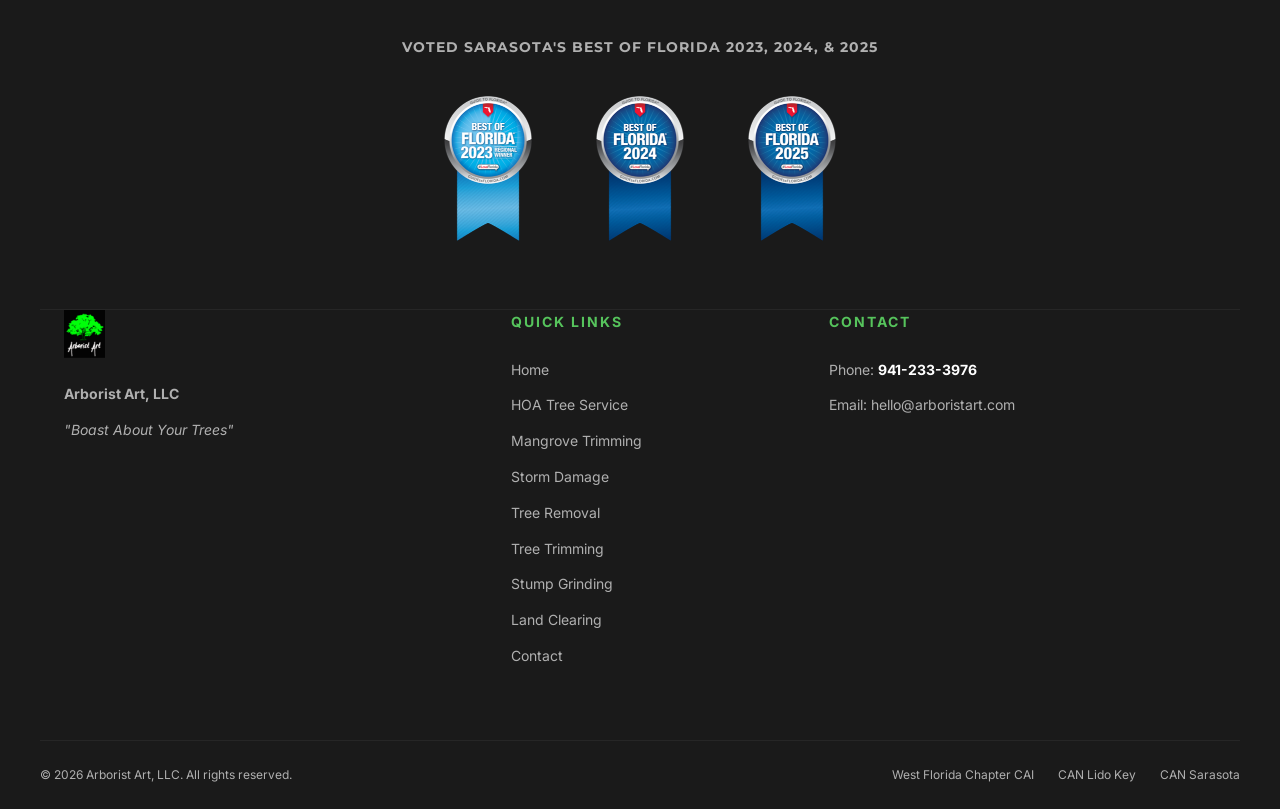
<file: tree-trimming.html>
<!DOCTYPE html>
<html lang="en">
<head>
    <meta charset="UTF-8">
    <meta name="viewport" content="width=device-width, initial-scale=1.0">
    <title>Tree Trimming and Pruning Sarasota | ISA Certified Arborist for HOAs | Arborist Art</title>
    <meta name="description" content="Professional tree trimming and pruning for Sarasota HOAs and managed communities. ISA Certified Arborist FL-6189A directing every cut. Consistent quality, board-ready reporting, multi-year programs.">
    
    <!-- SEO & Social Media -->
    <link rel="canonical" href="https://arboristart.com/tree-trimming.html">
    <meta property="og:type" content="website">
    <meta property="og:site_name" content="Arborist Art">
    <meta property="og:locale" content="en_US">
    <meta property="og:title" content="Tree Trimming and Pruning for HOAs | Arborist Art Sarasota">
    <meta property="og:description" content="Scheduled tree trimming programs for Sarasota HOAs and CDDs. Certified arborist-led crews, clean cuts, and detailed reporting for your board.">
    <meta property="og:url" content="https://arboristart.com/tree-trimming.html">
    <meta property="og:image" content="https://arboristart.com/assets/crew-photo.jpg">
    <meta property="og:image:width" content="1200">
    <meta property="og:image:height" content="630">
    <meta name="twitter:card" content="summary_large_image">
    <meta name="twitter:title" content="Tree Trimming and Pruning for HOAs | Arborist Art Sarasota">
    <meta name="twitter:description" content="Scheduled tree trimming programs for Sarasota HOAs and CDDs. Certified arborist-led crews, clean cuts, and detailed reporting for your board.">
    <meta name="twitter:image" content="https://arboristart.com/assets/crew-photo.jpg">
    
    <!-- Fonts -->
    <link rel="preconnect" href="https://fonts.googleapis.com">
    <link rel="preconnect" href="https://fonts.gstatic.com" crossorigin>
    <link href="https://fonts.googleapis.com/css2?family=Inter:wght@400;700&family=Montserrat:wght@500;700&display=swap" rel="stylesheet">
    
    <link rel="preload" as="image" href="assets/trimming-hero.jpg">
    <link rel="stylesheet" href="styles.css">

    <!-- Schema Markup -->
    <script type="application/ld+json">
    {
      "@context": "https://schema.org",
      "@type": "Service",
      "name": "Tree Trimming and Pruning Service",
      "description": "Professional ISA-certified tree trimming and pruning for HOAs and managed communities in Sarasota.",
      "provider": {
        "@type": "LocalBusiness",
        "name": "Arborist Art",
        "telephone": "+1-941-233-3976"
      },
      "areaServed": "Sarasota, FL",
      "hasCredential": [
        {
          "@type": "EducationalOccupationalCredential",
          "name": "ISA Certified Arborist #FL-6189A",
          "credentialCategory": "certification"
        }
      ]
    }
    </script>
    <script type="application/ld+json">
    {
      "@context": "https://schema.org",
      "@type": "BreadcrumbList",
      "itemListElement": [{
        "@type": "ListItem",
        "position": 1,
        "name": "Home",
        "item": "https://arboristart.com/"
      },{
        "@type": "ListItem",
        "position": 2,
        "name": "Services",
        "item": "https://arboristart.com/#services"
      },{
        "@type": "ListItem",
        "position": 3,
        "name": "Tree Trimming and Pruning"
      }]
    }
    </script>
    <script type="application/ld+json">
    {
      "@context": "https://schema.org",
      "@type": "FAQPage",
      "mainEntity": [
        {
          "@type": "Question",
          "name": "How often should community trees be trimmed?",
          "acceptedAnswer": {
            "@type": "Answer",
            "text": "Most communities benefit from a 2-3 year pruning cycle where the entire community is divided into zones and rotated through on a schedule. This ensures consistent quality and predictable budgeting."
          }
        },
        {
          "@type": "Question",
          "name": "What is the difference between trimming and pruning?",
          "acceptedAnswer": {
            "@type": "Answer",
            "text": "Trimming generally refers to maintaining shape and clearance. Pruning is more targeted, focusing on tree health, structural integrity, and canopy management following ISA standards."
          }
        },
        {
          "@type": "Question",
          "name": "Do you trim palm trees?",
          "acceptedAnswer": {
            "@type": "Answer",
            "text": "Yes. We provide species-specific palm maintenance including frond removal, seed pod cleanup, and crown shaping for all common Florida palm varieties."
          }
        }
      ]
    }
    </script>
</head>
<body>
    <header role="banner">
        <nav class="navbar" role="navigation" aria-label="Main navigation">
            <div class="container nav-content">
                <a href="index.html" class="logo-container" aria-label="Arborist Art Home">
                    <img src="assets/logo-header.png" alt="Arborist Art Logo Sarasota Florida" width="180" height="48">
                </a>
                
                <div class="nav-right">
                        <ul class="nav-links">
                            <li><a href="index.html">Home</a></li>
                        <li class="dropdown-item">
                            <a href="#" class="dropdown-toggle" aria-haspopup="true" aria-expanded="false">Services <span class="dropdown-chevron">▼</span></a>
                            <ul class="nav-dropdown">
                                <li><a href="tree-trimming.html">Tree Trimming and Pruning</a></li>
                                <li><a href="tree-removal.html">Tree Removal</a></li>
                                <li><a href="mangrove-trimming.html">Mangrove Trimming</a></li>
                                <li><a href="storm-damage.html">Storm Damage</a></li>
                                <li><a href="stump-grinding.html">Stump Grinding</a></li>
                                <li><a href="land-clearing.html">Land Clearing</a></li>
                            </ul>
                        </li>
                            <li><a href="about.html">About</a></li>
                            <li><a href="index.html#contact-form">Get Started</a></li>
                        </ul>
                    <a href="tel:9412333976" data-tracking="phone-call" data-location="nav" aria-label="Call Arborist Art at 941-233-3976" class="nav-phone">941-233-3976</a>
                    <a href="tel:9412333976" data-tracking="phone-call" data-location="nav" aria-label="Call Arborist Art at 941-233-3976" class="nav-phone-mobile">
                        <svg viewBox="0 0 24 24" fill="none" stroke="currentColor" stroke-width="2" stroke-linecap="round" stroke-linejoin="round"><path d="M22 16.92v3a2 2 0 01-2.18 2 19.79 19.79 0 01-8.63-3.07 19.5 19.5 0 01-6-6 19.79 19.79 0 01-3.07-8.67A2 2 0 014.11 2h3a2 2 0 012 1.72 12.84 12.84 0 00.7 2.81 2 2 0 01-.45 2.11L8.09 9.91a16 16 0 006 6l1.27-1.27a2 2 0 012.11-.45 12.84 12.84 0 002.81.7A2 2 0 0122 16.92z"></path></svg>
                    </a>
                </div>
            </div>
        </nav>
    </header>

    <main id="main-content">
        <section class="hero" style="background-image: url('assets/trimming-hero.jpg');">
            <div class="hero-overlay" style="background: rgba(26, 26, 26, 0.55);"></div>
            <div class="container hero-content">
                <p class="label-caps" style="color: var(--accent); margin-bottom: 24px;">Certified ISA Standards</p>
                <h1>Professional Tree Trimming and Pruning for Sarasota Communities</h1>
                <p>ISA best practices on every cut. Consistent quality across every phase of your community.</p>
                <div class="hero-actions">
                    <a href="#contact-form" data-tracking="cta-click" data-location="hero" class="btn btn-primary" aria-label="Request a pruning assessment in Sarasota">Request a Pruning Assessment</a>
                    <a href="tel:9412333976" data-tracking="phone-call" data-location="hero" aria-label="Call Arborist Art at 941-233-3976" class="btn btn-outline">Call 941-233-3976</a>
                </div>
                <div class="hero-cert-line">
                    Certified Arborist FL-6189A | ISA Best Practices | 25+ Years Experience
                </div>
            </div>
        </section>

        <section class="section-dark">
            <!-- Subsection A: Intro -->
            <div class="container about-grid" style="margin-bottom: 80px;">
                <div class="about-text">
                    <h2 style="margin-bottom: 32px;">Pruning is Not Just Cutting Branches</h2>
                    <p>Bad pruning kills trees. Over-trimming weakens the canopy, improper cuts invite disease, and topping destroys the natural structure permanently. Most tree companies send crews who cut whatever they think looks right.</p>
                    <p>At Arborist Art, every cut is directed by a Certified Arborist following ISA best practices. Tyler Kaulbars personally develops the pruning plan for your community, trains his crew on exactly what to cut and what to leave, and inspects the work before leaving your property. The result is healthier trees, better canopy structure, and a community that looks professionally maintained.</p>
                    <p style="margin-top: 24px;">We also provide <a href="tree-removal.html" style="color: var(--accent); text-decoration: underline;">certified tree removal</a> when a tree cannot be saved, and <a href="mangrove-trimming.html" style="color: var(--accent); text-decoration: underline;">licensed mangrove trimming</a> for waterfront communities.</p>
                </div>
                <div class="solution-image">
                    <img src="assets/perfect-pruning.jpg" alt="A perfectly-shaped mature Live Oak in Sarasota showing professional arborist structural pruning" width="1440" height="1440" loading="lazy" decoding="async">
                </div>
            </div>

            <!-- Subsection B: Services Cards -->
            <div class="container">
                <div class="section-header text-center">
                    <h2>Pruning Services for Managed Communities</h2>
                </div>
                
                <div class="services-grid">
                    <div class="service-card">
                        <div>
                            <h3>Canopy Pruning</h3>
                            <p>Structural pruning to maintain healthy canopy shape, improve light penetration, and reduce wind resistance. Scheduled by zone across your entire community for consistent results.</p>
                        </div>
                    </div>
                    <div class="service-card">
                        <div>
                            <h3>Clearance Pruning</h3>
                            <p>Removing branches that encroach on structures, power lines, signage, streetlights, and walkways. Keeping your community safe and your infrastructure protected.</p>
                        </div>
                    </div>
                    <div class="service-card">
                        <div>
                            <h3>Palm Trimming</h3>
                            <p>Proper palm maintenance including frond removal, seed pod cleanup, and crown shaping. We follow species-specific guidelines to keep your palms healthy and your community clean.</p>
                        </div>
                    </div>
                    <div class="service-card">
                        <div>
                            <h3>Scheduled Maintenance Programs</h3>
                            <p>Multi-year trimming contracts with your community divided into zones on a rotating schedule. Predictable budgeting, consistent quality, and a community that always looks its best.</p>
                        </div>
                    </div>
                </div>
            </div>
        </section>

        <!-- Visual Divider Section -->
        <section class="section-dark" style="background-image: linear-gradient(rgba(26, 26, 26, 0.75), rgba(26, 26, 26, 0.75)), url('assets/canopy-texture.jpg'); background-size: cover; background-position: center; padding: 120px 0;">
            <div class="container">
                <div class="section-header text-center">
                    <h2 style="margin-bottom: 60px;">The Certified Difference</h2>
                </div>
                <div class="stats-grid">
                    <div class="stat-item" style="text-align: center;">
                        <h3 style="color: var(--accent); font-size: 18px; margin-bottom: 20px;">ISA Best Practices</h3>
                        <p style="color: #B0B0B0; font-size: 15px;">Every cut follows International Society of Arboriculture standards. No topping, no lion-tailing, no shortcuts that damage your trees.</p>
                    </div>
                    <div class="stat-item" style="text-align: center;">
                        <h3 style="color: var(--accent); font-size: 18px; margin-bottom: 20px;">Consistent Quality</h3>
                        <p style="color: #B0B0B0; font-size: 15px;">The same certified arborist oversees every phase of your community. Block A gets the same quality as Block Z.</p>
                    </div>
                    <div class="stat-item" style="text-align: center;">
                        <h3 style="color: var(--accent); font-size: 18px; margin-bottom: 20px;">Board Reporting</h3>
                        <p style="color: #B0B0B0; font-size: 15px;">Detailed reports with photos, work completed, and upcoming recommendations. Your board always knows the status of your tree program.</p>
                    </div>
                </div>
            </div>
        </section>

        <section class="section-dark">
            <!-- Subsection A: How It Works -->
            <div class="container" style="margin-bottom: 100px;">
                <div class="section-header">
                    <h2>How It Works</h2>
                </div>
                <div class="steps-grid">
                    <div class="step-card">
                        <div class="step-number">1</div>
                        <h3>Community Assessment</h3>
                        <p>Tyler walks your property, evaluates every tree zone, and develops a pruning plan specific to your community's species and needs.</p>
                    </div>
                    <div class="step-card">
                        <div class="step-number">2</div>
                        <h3>Board Proposal</h3>
                        <p>A detailed scope of work with zone-by-zone phasing, timeline, and pricing your board can review and approve.</p>
                    </div>
                    <div class="step-card">
                        <div class="step-number">3</div>
                        <h3>Certified Execution</h3>
                        <p>Our crew works zone by zone under Tyler's supervision. Every cut follows the approved plan. Full cleanup after every work day.</p>
                    </div>
                    <div class="step-card">
                        <div class="step-number">4</div>
                        <h3>Reporting and Reassessment</h3>
                        <p>Your board receives a completion report with photos and recommendations for the next cycle. We reassess annually to adjust the plan.</p>
                    </div>
                </div>
            </div>

            <!-- Subsection B: FAQ -->
            <div id="faq-section" style="background-image: linear-gradient(rgba(26, 26, 26, 0.85), rgba(26, 26, 26, 0.85)), url('assets/bark-texture.jpg'); background-size: cover; background-position: center; padding: 100px 0;">
                <div class="container">
                    <div class="section-header text-center">
                        <h2>Trimming and Pruning Questions</h2>
                    </div>
                <div class="faq-list">
                    <div class="faq-item">
                        <button class="faq-question" aria-expanded="false">
                            <span>How often should community trees be trimmed?</span>
                            <span class="faq-icon">+</span>
                        </button>
                        <div class="faq-answer"><div class="faq-answer-inner">Most communities benefit from a 2-3 year pruning cycle where the entire community is divided into zones and rotated through on a schedule. Some species and high-traffic areas may need annual attention. Tyler will recommend the right cycle for your community.</div></div>
                    </div>
                    <div class="faq-item">
                        <button class="faq-question" aria-expanded="false">
                            <span>What is the difference between trimming and pruning?</span>
                            <span class="faq-icon">+</span>
                        </button>
                        <div class="faq-answer"><div class="faq-answer-inner">Trimming generally refers to maintaining shape and clearance. Pruning is more targeted, focusing on tree health, structural integrity, and canopy management. At Arborist Art, every job follows ISA pruning standards regardless of scope.</div></div>
                    </div>
                    <div class="faq-item">
                        <button class="faq-question" aria-expanded="false">
                            <span>Do you trim palm trees?</span>
                            <span class="faq-icon">+</span>
                        </button>
                        <div class="faq-answer"><div class="faq-answer-inner">Yes. We provide species-specific palm maintenance including frond removal, seed pod cleanup, and crown shaping for all common Florida palm varieties including Royal Palms, Sabal Palms, and Coconut Palms.</div></div>
                    </div>
                    <div class="faq-item">
                        <button class="faq-question" aria-expanded="false">
                            <span>Can bad pruning damage a tree permanently?</span>
                            <span class="faq-icon">+</span>
                        </button>
                        <div class="faq-answer"><div class="faq-answer-inner">Yes. Topping, lion-tailing, and improper cuts can permanently damage a tree's structure and health. This is why having a certified arborist direct the work matters. ISA best practices protect your community's tree investment.</div></div>
                    </div>
                    <div class="faq-item">
                        <button class="faq-question" aria-expanded="false">
                            <span>Do you provide reports for the board?</span>
                            <span class="faq-icon">+</span>
                        </button>
                        <div class="faq-answer"><div class="faq-answer-inner">Yes. Every project includes a completion report with photos, work summary, and recommendations. For contract clients, we provide quarterly or annual tree management reports your board can use for planning and budgeting.</div></div>
                    </div>
                </div>
            </div>
        </div>
        </div>
    </section>

        <!-- Related Services Section -->
        <section class="related-services-section container" style="margin-bottom: 80px;">
            <div class="related-services-box" style="background: rgba(255,255,255,0.03); border: 1px solid rgba(255,255,255,0.08); border-radius: 8px; padding: 32px;">
                <h3 style="font-size: 20px; margin-bottom: 24px;">Explore Related Services</h3>
                <div class="related-grid" style="display: grid; grid-template-columns: repeat(auto-fit, minmax(280px, 1fr)); gap: 24px;">
                    <div class="related-card">
                        <a href="stump-grinding.html" style="color: var(--accent); font-weight: 600; text-decoration: none; font-size: 16px;">Stump Grinding <span aria-hidden="true">&rarr;</span></a>
                        <p style="margin-top: 8px; font-size: 14px; color: var(--text-sec); line-height: 1.5;">After trimming, stumps may need removal.</p>
                    </div>
                    <div class="related-card">
                        <a href="storm-damage.html" style="color: var(--accent); font-weight: 600; text-decoration: none; font-size: 16px;">Storm Damage <span>&rarr;</span></a>
                        <p style="margin-top: 8px; font-size: 14px; color: var(--text-sec); line-height: 1.5;">Regular trimming reduces storm risk.</p>
                    </div>
                    <div class="related-card">
                        <a href="mangrove-trimming.html" style="color: var(--accent); font-weight: 600; text-decoration: none; font-size: 16px;">Mangrove Trimming <span>&rarr;</span></a>
                        <p style="margin-top: 8px; font-size: 14px; color: var(--text-sec); line-height: 1.5;">If your property includes mangroves, we handle those too.</p>
                    </div>
                </div>
            </div>
        </section>

        <!-- Final CTA section -->
        <section class="final-cta" style="background-image: linear-gradient(rgba(26, 26, 26, 0.7), rgba(26, 26, 26, 0.7)), url('assets/community-entrance-luxury.jpg'); background-size: cover; background-position: center; text-align: center;">
            <div class="container cta-container">
                <h2>Give Your Community the Tree Care It Deserves</h2>
                <p>Tyler will walk your property and build a pruning program tailored to your community. No cost, no obligation.</p>
                <div class="cta-buttons">
                    <a href="#contact-form" data-tracking="cta-click" data-location="cta-section" class="btn btn-primary" aria-label="Request a pruning assessment in Sarasota">Request a Pruning Assessment</a>
                    <a href="tel:9412333976" data-tracking="phone-call" data-location="cta-section" aria-label="Call Arborist Art at 941-233-3976" class="btn btn-outline">Call 941-233-3976</a>
                </div>
            </div>
        </section>

        <!-- Contact Form Section -->
        <section id="contact-form" class="section-darker">
            <div class="container contact-grid">
                <div class="form-column">
                    <div class="section-header">
                        <h2>Request a Pruning Assessment</h2>
                        <p>Tell us about your community's trees and any specific concerns. A member of our team will follow up to schedule your assessment.</p>
                    </div>
                    <form class="lead-form" action="#" method="POST">
                        <div class="form-row">
                            <div class="form-group">
                                <label for="name">Name</label>
                                <input type="text" id="name" name="name" required placeholder="Full Name">
                            </div>
                            <div class="form-group">
                                <label for="email">Email</label>
                                <input type="email" id="email" name="email" required placeholder="email@example.com">
                            </div>
                        </div>
                        <div class="form-row">
                            <div class="form-group">
                                <label for="phone">Phone</label>
                                <input type="tel" id="phone" name="phone" required placeholder="(941) 000-0000">
                            </div>
                            <div class="form-group">
                                <label for="property-type">Property Type</label>
                                <select id="property-type" name="property-type">
                                    <option value="hoa" selected>HOA / Community Association</option>
                                    <option value="commercial">Commercial Property</option>
                                </select>
                            </div>
                        </div>
                        <div class="form-group">
                            <label for="service">Service Needed</label>
                            <select id="service" name="service">
                                <option value="trimming" selected>Tree Trimming and Pruning</option>
                                <option value="removal">Tree Removal Assessment</option>
                                <option value="hoa">HOA Tree Management</option>
                                <option value="mangrove">Mangrove Trimming</option>
                                <option value="storm">Storm Damage / Emergency</option>
                            </select>
                        </div>
                        <div class="form-group">
                            <label for="message">Message</label>
                            <textarea id="message" name="message" rows="5" placeholder="Tell us about your community's trees and any specific concerns."></textarea>
                        </div>
                        <button type="submit" class="btn btn-primary">Send Request</button>
                    </form>
                </div>
                <div class="contact-info-column">
                    <div class="info-card">
                        <h3>941-233-3976</h3>
                        <p>Direct arborist access for property managers and board members.</p>
                    </div>
                    <div class="info-card">
                        <h3>Proper Documentation</h3>
                        <p>Assessments and completion reports designed for community board records.</p>
                    </div>
                </div>
            </div>
        </section>
    </main>

    <footer id="contact" role="contentinfo">
        <div class="container" style="padding-bottom: 40px; border-bottom: 1px solid rgba(255,255,255,0.05); text-align: center;">
            <p style="font-family: 'Montserrat', sans-serif; font-weight: 700; color: #B0B0B0; margin-bottom: 24px; text-transform: uppercase; letter-spacing: 1px; font-size: 14px;">Voted Sarasota's Best of Florida 2023, 2024, & 2025</p>
            <div style="display: flex; justify-content: center; gap: 32px; align-items: center; flex-wrap: wrap; margin-bottom: 16px;">
                <img src="assets/BOFL-Ribbon-2023-Regional.png" alt="Best of Florida 2023 Award" width="240" height="336" loading="lazy" decoding="async" style="width: 120px; height: auto;">
                <img src="assets/BOFL-Ribbon-2024-Best-RGBforWeb.png" alt="Best of Florida 2024 Award" width="240" height="336" loading="lazy" decoding="async" style="width: 120px; height: auto;">
                <img src="assets/BOFL-Ribbon-2025-Best-RGBforWeb.png" alt="Best of Florida 2025 Award" width="240" height="336" loading="lazy" decoding="async" style="width: 120px; height: auto;">
            </div>
        </div>
        <div class="container footer-main">
            <div class="footer-col">
                <img src="assets/logo-header.png" alt="Arborist Art Logo Sarasota Florida" width="180" height="48" loading="lazy" decoding="async">
                <p><strong>Arborist Art, LLC</strong></p>
                <p style="font-style: italic;">"Boast About Your Trees"</p>
            </div>
            <div class="footer-col">
                <h4>QUICK LINKS</h4>
                <ul>
                    <li><a href="index.html">Home</a></li>
                    <li><a href="hoa-tree-service.html">HOA Tree Service</a></li>
                    <li><a href="mangrove-trimming.html">Mangrove Trimming</a></li>
                    <li><a href="storm-damage.html">Storm Damage</a></li>
                    <li><a href="tree-removal.html">Tree Removal</a></li>
                    <li><a href="tree-trimming.html">Tree Trimming</a></li>
                    <li><a href="stump-grinding.html">Stump Grinding</a></li>
                    <li><a href="land-clearing.html">Land Clearing</a></li>
                    <li><a href="#contact-form" data-tracking="cta-click" data-location="footer">Contact</a></li>
                </ul>
            </div>
            <div class="footer-col">
                <h4>CONTACT</h4>
                <p>Phone: <a href="tel:9412333976" data-tracking="phone-call" data-location="footer" aria-label="Call Arborist Art at 941-233-3976" style="color: white; font-weight: 700;">941-233-3976</a></p>
                <p>Email: hello@arboristart.com</p>
            </div>
        </div>
        <div class="container footer-bottom">
            <p>&copy; 2026 Arborist Art, LLC. All rights reserved.</p>
            <div class="membership-links">
                <span>West Florida Chapter CAI</span>
                <span>CAN Lido Key</span>
                <span>CAN Sarasota</span>
            </div>
        </div>
    </footer>

    <script src="js/script.js" defer></script>
    <script src="js/forms.js" defer></script>
</body>
</html>
</file>
<file: styles.css>
/* 
    Arborist Art - Strict Rebuild Styles
    Design Rules: Precise Hex values, Montserrat/Inter Typography, Geometric Precision
*/

:root {
    --bg-page: #1a1a1a;
    --bg-sec: #242424;
    --accent: #56C45C;
    --accent-hover: #4fbf55;
    --text-pri: #FFFFFF;
    --text-sec: #B0B0B0;
    --max-width: 1200px;
    --section-pad-dt: 100px;
    --section-pad-mb: 56px;
    --border-accent: rgba(76, 175, 80, 0.2);
    --transition: all 0.3s cubic-bezier(0.16, 1, 0.3, 1);
}

/* Base Reset */
* {
    margin: 0;
    padding: 0;
    box-sizing: border-box;
}

.skip-link {
    position: absolute;
    top: -100px;
    left: 24px;
    background: var(--accent);
    color: white;
    padding: 12px 24px;
    z-index: 2005;
    font-weight: 700;
    transition: top 0.3s;
    text-decoration: none;
    border-radius: 0 0 4px 4px;
}

.skip-link:focus {
    top: 90px;
    outline: 2px solid white;
}

:focus-visible {
    outline: 2px solid var(--accent);
    outline-offset: 4px;
}

html {
    scroll-behavior: smooth;
}

body {
    background-color: var(--bg-page);
    color: var(--text-pri);
    font-family: 'Inter', sans-serif;
    font-size: 16px;
    line-height: 1.7;
    font-weight: 400;
    overflow-x: hidden;
}

h1, h2, h3, .nav-links a, .label-caps, .stat-value, .btn {
    font-family: 'Montserrat', sans-serif;
    text-transform: uppercase;
    color: #FFFFFF; /* High contrast white */
}

h1, h2, h3 {
    font-weight: 700;
    letter-spacing: 3px;
}

.label-caps {
    font-family: 'Montserrat', sans-serif;
    font-size: 12px;
    font-weight: 500;
    letter-spacing: 2px;
    color: var(--text-sec);
}

a {
    text-decoration: none;
    color: inherit;
    transition: var(--transition);
}

ul {
    list-style: none;
}

img {
    max-width: 100%;
    display: block;
}

.container {
    max-width: var(--max-width);
    margin: 0 auto;
    padding: 0 24px;
}

/* Buttons */
.btn {
    display: inline-block;
    padding: 16px 40px;
    font-weight: 700;
    font-size: 14px;
    letter-spacing: 2px;
    cursor: pointer;
    border: none;
    border-radius: 4px;
    transition: var(--transition);
    text-align: center;
}

.btn-primary {
    background-color: var(--accent);
    color: white;
}

.btn-primary:hover {
    background-color: var(--accent-hover);
    transform: translateY(-2px);
    box-shadow: 0 0 20px rgba(86, 196, 92, 0.3);
}

.btn-outline {
    background-color: transparent;
    border: 2px solid white;
    color: white;
}

.btn-outline:hover {
    border-color: var(--accent);
    color: var(--accent);
    transform: translateY(-2px);
    box-shadow: 0 0 20px rgba(86, 196, 92, 0.2);
}

/* Navbar */
.navbar {
    position: fixed;
    top: 0;
    width: 100%;
    background-color: var(--bg-page);
    z-index: 1000;
    border-bottom: 1px solid var(--border-accent);
    height: 90px;
    display: flex;
    align-items: center;
}

.section-separator {
    height: 1px;
    background-color: rgba(255, 255, 255, 0.1);
    width: 100%;
}

.nav-content {
    width: 100%;
    display: flex;
    justify-content: space-between;
    align-items: center;
}

.logo-container img {
    height: 48px;
    max-height: 48px;
    width: auto;
    object-fit: contain;
}

.nav-right {
    display: flex;
    align-items: center;
    gap: 40px;
}

.nav-links {
    display: flex;
    gap: 32px;
}

.nav-links li {
    position: relative;
    display: flex;
    align-items: center;
}

.nav-links a {
    font-size: 13px;
    font-weight: 500;
    letter-spacing: 2px;
    color: white;
}

.nav-links a:hover {
    color: var(--accent);
}

/* Dropdown Menu */
.nav-dropdown {
    position: absolute;
    top: 100%;
    left: -20px;
    width: 280px;
    background-color: #2d2d2d;
    border-top: 3px solid var(--accent);
    border-radius: 0 0 6px 6px;
    padding: 8px 0;
    opacity: 0;
    visibility: hidden;
    transform: translateY(10px);
    transition: opacity 0.2s ease, transform 0.2s ease, visibility 0.2s ease;
    z-index: 2000; /* Increased to ensure it overlays all content */
    box-shadow: 0 12px 32px rgba(0,0,0,0.4);
}

.nav-links li:hover .nav-dropdown {
    opacity: 1;
    visibility: visible;
    transform: translateY(0);
}

.nav-dropdown li {
    padding: 0;
    display: block;
}

.nav-dropdown a {
    display: block;
    padding: 14px 24px;
    font-size: 15px !important;
    font-weight: 400;
    text-transform: none;
    transition: all 0.2s ease;
    border-bottom: 1px solid rgba(255, 255, 255, 0.12);
}

.nav-dropdown li:last-child a {
    border-bottom: none;
}

.nav-dropdown a:hover {
    background-color: rgba(255, 255, 255, 0.08); /* slight highlight */
    color: white !important;
    border-left: 3px solid var(--accent);
    padding-left: 21px; /* Adjust padding to accommodate border */
}

/* Dropdown Chevron */
.dropdown-chevron {
    display: inline-block;
    margin-left: 10px;
    font-size: 10px;
    color: var(--accent);
    transition: transform 0.3s ease;
    pointer-events: none;
    vertical-align: middle;
}

.dropdown-toggle.active .dropdown-chevron {
    transform: rotate(180deg);
}

@media (max-width: 992px) {
    .nav-links {
        display: none;
        flex-direction: column;
        position: absolute;
        top: 90px;
        left: 0;
        width: 100%;
        background-color: #1a1a1a;
        padding: 20px 0;
        border-bottom: 2px solid var(--accent);
        gap: 0;
    }

    .nav-links li {
        width: 100%;
        padding: 0;
        border-bottom: 1px solid rgba(255,255,255,0.05);
    }

    .nav-links li:last-child {
        border-bottom: none;
    }

    .nav-links.active {
        display: flex;
    }

    .nav-links a {
        display: flex;
        justify-content: space-between;
        align-items: center;
        width: 100%;
        padding: 20px 24px;
        font-size: 14px;
        font-weight: 700;
        text-transform: uppercase;
        letter-spacing: 1px;
    }

    .nav-dropdown {
        position: static;
        width: 100%;
        max-height: 0;
        opacity: 0;
        visibility: hidden;
        overflow: hidden;
        transform: none;
        background: rgba(255,255,255,0.02);
        border: none;
        border-radius: 0;
        padding: 0;
        display: block;
        box-shadow: none;
        transition: max-height 0.4s ease, opacity 0.3s ease;
        border-left: 2px solid rgba(86, 196, 92, 0.3);
    }

    .nav-dropdown.active {
        max-height: 800px;
        opacity: 1;
        visibility: visible;
        padding: 10px 0;
    }

    .nav-dropdown li {
        border-bottom: none;
    }

    .nav-dropdown a {
        padding: 14px 24px 14px 40px;
        font-size: 15px !important;
        font-weight: 400;
        text-transform: none;
        border-bottom: 1px solid rgba(255, 255, 255, 0.08);
        color: #B0B0B0 !important;
    }

    .nav-dropdown li:last-child a {
        border-bottom: none;
    }

    .nav-dropdown a:active,
    .nav-dropdown a:hover {
        background-color: rgba(255, 255, 255, 0.05);
        color: white !important;
        border-left: 3px solid var(--accent);
        padding-left: 37px;
    }
}

.nav-phone {
    font-family: 'Montserrat', sans-serif;
    font-weight: 700;
    font-size: 14px;
    letter-spacing: 1px;
}

.nav-phone-mobile {
    display: none;
    color: var(--accent);
}

.nav-phone-mobile svg {
    width: 24px;
    height: 24px;
}

/* Hamburger */
.menu-toggle {
    display: none;
    flex-direction: column;
    gap: 6px;
    cursor: pointer;
    z-index: 1001;
}

.menu-toggle span {
    display: block;
    width: 25px;
    height: 2px;
    background-color: white;
    transition: var(--transition);
}

/* Hero Section */
.hero {
    position: relative;
    height: 100vh;
    display: flex;
    align-items: center;
    justify-content: center;
    text-align: center;
    background-color: #2d2d2d;
    background-image: url('assets/hero.jpg');
    background-size: cover;
    background-position: center;
    background-attachment: fixed;
    padding-top: 90px;
}

@media (max-width: 768px) {
    .hero {
        height: auto;
        min-height: 100vh;
        align-items: flex-start;
        padding-top: 140px;
        padding-bottom: 60px;
        background-attachment: scroll !important;
        background-size: cover !important;
        background-position: center center !important;
    }
}

.hero-overlay {
    position: absolute;
    inset: 0;
    background: rgba(26, 26, 26, 0.6); /* Reduced brightness for pop */
}

.hero-content {
    position: relative;
    z-index: 10;
    max-width: 900px;
}

.hero h1 {
    font-size: clamp(2rem, 6vw, 4rem);
    margin-bottom: 24px;
    line-height: 1.2;
}

.hero p {
    font-size: 20px;
    color: var(--text-sec);
    margin-bottom: 40px;
}

.hero-sub-cta {
    display: block;
    margin-top: 24px;
    font-size: 14px;
    color: var(--text-pri);
    text-decoration: underline;
}

.hero-cert-line {
    margin-top: 60px;
    color: var(--text-sec);
}

/* Section Common */
.section-alt {
    background-color: var(--bg-sec);
    position: relative;
    overflow: hidden;
}

.section-bg-image {
    position: absolute;
    inset: 0;
    background-size: cover;
    background-position: center;
    z-index: 0;
}

.section-bg-overlay {
    position: absolute;
    inset: 0;
    background: rgba(26, 26, 26, 0.7);
    z-index: 1;
}

section:not(.hero) .container {
    position: relative;
    z-index: 2;
}

.section-header {
    margin-bottom: 60px;
}

.section-header h2 {
    font-size: 32px;
    position: relative;
    display: inline-block;
}

/* Services Grid */
.services-grid {
    display: grid;
    grid-template-columns: repeat(3, 1fr);
    gap: 24px;
}

#services {
    background-color: var(--bg-page);
    background-image: linear-gradient(rgba(26, 26, 26, 0.75), rgba(26, 26, 26, 0.75)), url('assets/hoa-palms-boulevard.jpg');
    background-size: cover;
    background-position: center;
    background-attachment: fixed;
}

.service-card {
    background: rgba(26, 26, 26, 0.85);
    backdrop-filter: blur(10px);
    -webkit-backdrop-filter: blur(10px);
    padding: 32px;
    border-left: 3px solid var(--accent);
    border-top: 1px solid rgba(255, 255, 255, 0.05);
    border-right: 1px solid rgba(255, 255, 255, 0.05);
    border-bottom: 1px solid rgba(255, 255, 255, 0.05);
    display: flex;
    flex-direction: column;
    justify-content: space-between;
    transition: var(--transition);
}

.service-card:hover {
    border-color: var(--accent);
    transform: translateY(-5px);
}

.service-card h3 {
    font-size: 18px;
    margin-bottom: 16px;
    color: white;
}

.service-card p {
    font-size: 15px;
    color: var(--text-sec);
    margin-bottom: 24px;
}

.link-green {
    color: var(--accent);
    font-weight: 700;
    font-size: 14px;
    letter-spacing: 1px;
}

#about {
    background-color: var(--bg-sec);
    background-image: linear-gradient(rgba(36, 36, 36, 0.8), rgba(36, 36, 36, 0.8)), url('assets/about-bg.jpg');
}

/* About Section */
.about-grid {
    display: grid;
    grid-template-columns: 1fr 1.2fr;
    gap: 80px;
    align-items: stretch; /* Changed from center to stretch to match columns heights */
}

.solution-image, .compliance-image {
    min-height: 0; /* Prevents intrinsic image height from inflating grid row */
    height: 100%;
    display: flex;
    align-items: center;
}

.solution-image img, .compliance-image img {
    width: 100%;
    height: 100%;
    max-height: 100%;
    object-fit: cover;
}

.photo-placeholder {
    aspect-ratio: 4/5;
    align-self: center; /* Ensures it does not stretch with the about-grid */
    background-color: var(--bg-sec);
    display: flex;
    align-items: center;
    justify-content: center;
    color: var(--text-sec);
    font-family: 'Montserrat', sans-serif;
    font-size: 14px;
    text-align: center;
}

.cert-list {
    margin-top: 40px;
    display: grid;
    gap: 16px;
}

.cert-point {
    padding-left: 20px;
    border-left: 3px solid var(--accent);
    font-family: 'Montserrat', sans-serif;
    font-size: 12px;
    font-weight: 500;
    letter-spacing: 2px;
    text-transform: uppercase;
}

/* Social Proof */
#portfolios {
    background-color: var(--bg-page);
    background-image: linear-gradient(rgba(26, 26, 26, 0.8), rgba(26, 26, 26, 0.8)), url('assets/landscape-bg.jpg');
    background-size: cover;
    background-position: center;
    background-attachment: fixed;
}

.client-grid {
    display: grid;
    grid-template-columns: repeat(3, 1fr);
    gap: 32px;
}

.trust-card {
    background-color: #2d2d2d;
    padding: 40px 24px;
    text-align: center;
    border-bottom: 3px solid var(--accent);
    transition: var(--transition);
}

.trust-card:hover {
    transform: translateY(-5px);
    box-shadow: 0 10px 30px rgba(0, 0, 0, 0.3);
}

.logo-placeholder {
    display: flex;
    align-items: center;
    justify-content: center;
    margin-bottom: 24px;
}

.community-logo-img { display: block; width: 100%; max-width: 300px; height: auto; margin: 0 auto; border-radius: 8px; }

.client-grid .logo-placeholder .community-logo-img { display: block; width: 100%; max-width: 100%; height: auto; aspect-ratio: 2 / 1; object-fit: contain; position: static; top: auto; left: auto; transform: none; margin: 0 auto; border-radius: 8px; }
.client-grid .trust-card { background-color: transparent; padding: 0; border-bottom: none; border-radius: 8px; }
.client-grid .logo-placeholder { margin-bottom: 0; }

.trust-card p {
    font-family: 'Montserrat', sans-serif;
    font-weight: 700;
    font-size: 16px;
    color: white;
    text-transform: uppercase;
    letter-spacing: 1px;
}

/* Awards Section */
#awards-section {
    padding: 100px 0;
    background-color: var(--bg-sec);
    background-image: linear-gradient(rgba(26, 26, 26, 0.8), rgba(26, 26, 26, 0.8)), url('assets/awards-bg.jpg');
    background-size: cover;
    background-position: center;
    background-attachment: fixed;
}

.awards-badge-grid {
    display: flex;
    justify-content: center;
    gap: 32px;
    align-items: center;
    flex-wrap: wrap;
    margin-top: 40px;
}

.awards-badge-grid img {
    width: 180px;
    height: auto;
}

.badge-box {
    width: 200px;
    height: 200px;
    background-color: #2d2d2d;
    display: flex;
    align-items: center;
    justify-content: center;
    text-align: center;
    padding: 24px;
    font-family: 'Montserrat', sans-serif;
    font-size: 14px;
    font-weight: 700;
    color: var(--text-sec);
    text-transform: uppercase;
    letter-spacing: 1px;
    border: 1px solid rgba(255, 255, 255, 0.05);
}

#stats-section {
    background-color: var(--bg-page);
    background-image: linear-gradient(rgba(26, 26, 26, 0.75), rgba(26, 26, 26, 0.75)), url('assets/stats-sunset.jpg');
    background-size: cover;
    background-position: center;
    background-attachment: fixed;
}

.stat-bar {
    display: grid;
    grid-template-columns: repeat(4, 1fr);
    gap: 40px;
    background: rgba(255,255,255,0.03);
    padding: 60px 40px;
    border-radius: 8px;
    border: 1px solid rgba(255,255,255,0.05);
}
#stats-section .stat-bar { grid-template-columns: repeat(3, 1fr); }

.stat-item {
    text-align: center;
    display: flex;
    flex-direction: column;
    align-items: center;
}

.stat-icon {
    width: 32px;
    height: 32px;
    color: white;
    margin-bottom: 20px;
}

.stat-value {
    display: block;
    font-family: 'Montserrat', sans-serif;
    font-size: 40px;
    font-weight: 700;
    color: var(--accent);
    margin-bottom: 8px;
}

.stat-label {
    font-size: 12px;
    color: var(--text-sec);
    text-transform: uppercase;
    letter-spacing: 1px;
}

/* Problem Section */
#main-content {
    background-color: var(--bg-page);
    background-image: linear-gradient(rgba(26, 26, 26, 0.85), rgba(26, 26, 26, 0.85)), url('assets/problem-bg-overgrown.jpg');
    background-size: cover;
    background-position: center;
    background-attachment: fixed;
}

@media (max-width: 768px) {
    #main-content {
        background-position: center top;
        background-attachment: scroll; /* Better performance on mobile */
    }
}

.problem-grid {
    display: grid;
    grid-template-columns: repeat(3, 1fr);
    gap: 40px;
    margin-bottom: 60px;
}

.problem-card {
    background-color: rgba(255, 255, 255, 0.03);
    padding: 40px;
    border-radius: 4px;
    text-align: center;
    border: 1px solid rgba(255, 255, 255, 0.05);
}

.problem-number {
    font-family: 'Montserrat', sans-serif;
    font-size: 48px;
    font-weight: 700;
    color: var(--accent);
    margin-bottom: 24px;
    display: block;
}

.problem-card p {
    font-size: 16px;
    font-weight: 500;
    line-height: 1.6;
}

.problem-footer {
    text-align: center;
    font-size: 20px;
    font-weight: 700;
    color: var(--accent);
    font-family: 'Montserrat', sans-serif;
    text-transform: uppercase;
    letter-spacing: 1px;
}

/* Solution Section */
.solution-section {
    background-attachment: fixed;
    background-size: cover;
    background-position: center;
}

#solution-section {
    background-color: var(--bg-sec);
    background-image: linear-gradient(rgba(36, 36, 36, 0.7), rgba(36, 36, 36, 0.7)), url('assets/hoa-palms-boulevard.jpg');
}

.solution-grid {
    display: grid;
    grid-template-columns: 1fr 1fr;
    gap: 80px;
    align-items: center;
}

.solution-text h2 {
    margin-bottom: 24px;
}

.solution-text p {
    margin-bottom: 32px;
    font-size: 18px;
}

#how-it-works {
    background-color: var(--bg-page);
    background-image: linear-gradient(rgba(26, 26, 26, 0.8), rgba(26, 26, 26, 0.8)), url('assets/canopy-upward.jpg');
    background-size: cover;
    background-position: center;
    background-attachment: fixed;
}

/* Commercial & HOA */
#commercial-section {
    background-color: var(--bg-sec);
    background-image: linear-gradient(rgba(26, 26, 26, 0.8), rgba(26, 26, 26, 0.8)), url('assets/commercial-bg.jpg');
    background-size: cover;
    background-position: center;
    background-attachment: fixed;
}

.commercial-grid {
    display: grid;
    grid-template-columns: 1.2fr 1fr;
    gap: 80px;
    align-items: flex-start;
}

.credentials-list {
    display: grid;
    gap: 16px;
}

.credential-item {
    padding: 12px 20px;
    background: rgba(255, 255, 255, 0.05);
    border-left: 3px solid var(--accent);
    font-family: 'Montserrat', sans-serif;
    font-size: 12px;
    font-weight: 700;
    letter-spacing: 1px;
    text-transform: uppercase;
}

.flagship-clients {
    margin-top: 40px;
    padding-top: 40px;
    border-top: 1px solid rgba(255, 255, 255, 0.1);
}

.flagship-list {
    display: flex;
    flex-wrap: wrap;
    gap: 24px;
    margin-top: 16px;
    font-family: 'Montserrat', sans-serif;
    font-weight: 700;
    font-size: 14px;
    color: var(--text-sec);
}

/* How It Works */
.steps-grid {
    display: grid;
    grid-template-columns: repeat(4, 1fr);
    gap: 40px;
}

.step-card {
    position: relative;
}

.step-number {
    font-size: 64px;
    font-weight: 700;
    color: var(--accent);
    line-height: 1;
    margin-bottom: 16px;
    font-family: 'Montserrat', sans-serif;
    opacity: 0.8;
}

.step-card h3 {
    font-size: 18px;
    margin-bottom: 12px;
    color: white;
}

.step-card p {
    font-size: 14px;
    color: var(--text-sec);
}

/* FAQ Accordion */
    background-attachment: fixed;
    background-image: linear-gradient(rgba(26, 26, 26, 0.85), rgba(26, 26, 26, 0.85)), url('assets/bark-texture.jpg');
}

.faq-list {
    max-width: 800px;
    margin: 0 auto;
}

.faq-item {
    border-bottom: 1px solid rgba(255, 255, 255, 0.1);
}

.faq-question {
    width: 100%;
    padding: 24px 0;
    display: flex;
    justify-content: space-between;
    align-items: center;
    background: none;
    border: none;
    cursor: pointer;
    text-align: left;
    color: white;
    font-family: 'Montserrat', sans-serif;
    font-weight: 700;
    font-size: 16px;
    letter-spacing: 1px;
    text-transform: uppercase;
}

.faq-icon {
    font-size: 24px;
    color: var(--accent);
    transition: var(--transition);
}

.faq-item.active .faq-icon {
    transform: rotate(45deg);
}

.faq-answer {
    max-height: 0;
    overflow: hidden;
    transition: max-height 0.4s cubic-bezier(0.16, 1, 0.3, 1);
}

.faq-answer-inner {
    padding-bottom: 24px;
    color: var(--text-sec);
    line-height: 1.6;
}

/* Social Proof Refinement */
.testimonial-section {
    position: relative;
    background-color: var(--bg-sec);
    background-image: linear-gradient(rgba(26, 26, 26, 0.8), rgba(26, 26, 26, 0.8)), url('assets/testimonials-bg.jpg');
    background-size: cover;
    background-position: center;
    background-attachment: fixed;
}

.testimonial-grid {
    display: grid;
    grid-template-columns: repeat(3, 1fr);
    gap: 32px;
    margin-bottom: 80px;
}

.testimonial-card {
    background: #2d2d2d;
    padding: 40px;
    border-left: 3px solid var(--accent);
    border-top: 1px solid rgba(255, 255, 255, 0.05);
    border-right: 1px solid rgba(255, 255, 255, 0.05);
    border-bottom: 1px solid rgba(255, 255, 255, 0.05);
    position: relative;
    transition: var(--transition);
    display: flex;
    flex-direction: column;
}

.testimonial-card:hover {
    transform: translateY(-5px);
    border-left-color: #FFFFFF;
}
/* Authority Badging Components */
.google-badge-container {
    text-align: center;
    margin-top: 40px;
}

.google-review-badge {
    display: inline-flex;
    align-items: center;
    gap: 16px;
    background: white;
    padding: 12px 24px;
    border-radius: 8px;
    box-shadow: 0 4px 20px rgba(0,0,0,0.2);
    margin-bottom: 20px;
}

.rating-info {
    text-align: left;
}

.rating-value {
    color: #333;
    font-weight: 700;
    font-family: 'Montserrat', sans-serif;
    font-size: 18px;
    margin-right: 4px;
}

.stars {
    display: flex;
    gap: 2px;
    margin: 4px 0;
}

.star {
    width: 14px;
    height: 14px;
    fill: #fbbc05;
}

.review-count {
    font-size: 12px;
    color: #666;
    display: block;
    font-family: 'Inter', sans-serif;
}

/* Best of Florida Medallion Fallbacks */
.awards-badge-grid {
    display: flex;
    justify-content: center;
    gap: 40px;
    flex-wrap: wrap;
    margin-top: 40px;
}

.award-badge {
    background: #2d2d2d;
    border: 1px solid var(--border-accent);
    padding: 30px;
    width: 180px;
    height: 180px;
    display: flex;
    flex-direction: column;
    align-items: center;
    justify-content: center;
    text-align: center;
    border-radius: 50%; /* Medallion shape */
    transition: var(--transition);
    position: relative;
    box-shadow: inset 0 0 20px rgba(0,0,0,0.5);
}

.award-badge:hover {
    border-color: var(--accent);
    transform: scale(1.05);
}

.award-badge::before {
    content: "BEST OF FLORIDA";
    font-family: 'Montserrat', sans-serif;
    font-weight: 700;
    font-size: 10px;
    color: var(--accent);
    letter-spacing: 1px;
    line-height: 1.2;
}

.award-badge::after {
    font-family: 'Montserrat', sans-serif;
    font-weight: 700;
    font-size: 32px;
    color: white;
    margin-top: 5px;
}

.award-badge:nth-child(1)::after { content: "2023"; }
.award-badge:nth-child(2)::after { content: "2024"; }
.award-badge:nth-child(3)::after { content: "2025"; }

.award-badge-small {
    width: 80px;
    height: 80px;
    padding: 10px;
    font-size: 10px;
}

.award-badge-small::before {
    font-size: 6px;
    letter-spacing: 0;
}

.award-badge-small::after {
    font-size: 14px;
    margin-top: 2px;
}

/* Premium Icon Sizing */
.stat-item .stat-icon {
    width: 32px;
    height: 32px;
    margin: 0 auto 16px;
    display: block;
    color: white;
}
.quote-mark {
    font-size: 80px;
    color: var(--accent);
    line-height: 1;
    font-family: 'Montserrat', sans-serif;
    margin-bottom: -20px;
    opacity: 0.8;
}

.testimonial-text {
    font-style: italic;
    margin-bottom: 30px;
    color: var(--text-pri);
    font-size: 16px;
    line-height: 1.6;
    position: relative;
    z-index: 1;
}

.testimonial-meta {
    margin-top: auto;
    display: block;
}

.testimonial-author {
    font-family: 'Montserrat', sans-serif;
    font-weight: 700;
    font-size: 14px;
    text-transform: uppercase;
    letter-spacing: 1px;
    display: block;
    color: white;
}

.testimonial-location {
    font-size: 12px;
    color: var(--accent);
    text-transform: uppercase;
    letter-spacing: 1px;
    display: block;
    margin-top: 4px;
}

.google-badge-container {
    text-align: center;
    margin-top: 40px;
}

.google-badge {
    height: 120px;
    margin: 0 auto 16px;
}

/* Final CTA */
.final-cta {
    padding: 120px 0;
    position: relative;
    text-align: center;
    background-color: var(--bg-page);
    background-image: linear-gradient(rgba(26, 26, 26, 0.7), rgba(26, 26, 26, 0.7)), url('assets/cta-bg.jpg');
    background-size: cover;
    background-position: center;
    background-attachment: fixed;
}

.cta-container {
    max-width: 800px;
    margin: 0 auto;
}

.final-cta h2 {
    font-size: clamp(2rem, 5vw, 3.5rem);
    margin-bottom: 16px;
}

.final-cta p {
    font-size: 20px;
    margin-bottom: 40px;
    color: white;
}

.cta-buttons {
    display: flex;
    flex-direction: row;
    justify-content: center;
    align-items: center;
    gap: 24px;
}

@media (max-width: 768px) {
    .hero-actions, .cta-buttons {
        display: flex;
        flex-direction: column;
        width: 100%;
        gap: 16px;
    }
    
    .hero-actions .btn, .cta-buttons .btn {
        width: 100%;
    }
}

.cta-secondary {
    font-weight: 700;
    font-size: 18px;
    color: white;
    text-decoration: underline;
}

.cta-badges {
    margin-top: 60px;
    opacity: 0.8;
}

/* Section Spacing */
section {
    padding: var(--section-pad-dt) 0;
}

@media (max-width: 768px) {
    section {
        padding: var(--section-pad-mb) 0;
    }
}

.section-dark {
    background-color: var(--bg-page);
}

.section-darker {
    background-color: var(--bg-sec);
}

.tight-gap-bottom {
    padding-bottom: 30px;
}

.tight-gap-top {
    padding-top: 30px;
}

.text-center {
    text-align: center;
}

.text-center h2 {
    display: block;
    width: 100%;
}

/* Footer */
footer {
    padding: 80px 0 0;
    background-color: var(--bg-page);
    border-top: 1px solid var(--accent);
}

.footer-main {
    display: grid;
    grid-template-columns: 1.5fr 1fr 1.5fr;
    gap: 60px;
    margin-bottom: 60px;
}

.footer-col h4 {
    color: var(--accent);
    margin-bottom: 24px;
    font-size: 14px;
    letter-spacing: 2px;
}

.footer-col p, .footer-col li {
    font-size: 14px;
    color: var(--text-sec);
    margin-bottom: 12px;
}

.footer-col a:hover {
    color: var(--accent);
}

.service-area-list {
    display: grid;
    grid-template-columns: 1fr 1fr;
    gap: 8px;
}

.footer-bottom {
    padding: 24px 0;
    border-top: 1px solid rgba(255, 255, 255, 0.05);
    display: flex;
    justify-content: space-between;
    align-items: center;
    font-size: 12px;
    color: var(--text-sec);
}

.membership-links {
    display: flex;
    gap: 24px;
}

/* Contact Form Section */
.contact-form-section {
    background-color: #242424;
    padding: 100px 0;
}

.contact-grid {
    display: grid;
    grid-template-columns: 1.5fr 1fr;
    gap: 80px;
    align-items: start;
}

.inspection-form {
    margin-top: 40px;
    display: flex;
    flex-direction: column;
    gap: 24px;
}

.form-group {
    display: flex;
    flex-direction: column;
    gap: 8px;
}

.form-row {
    display: grid;
    grid-template-columns: 1fr 1fr;
    gap: 24px;
}

.form-group label {
    font-family: 'Montserrat', sans-serif;
    font-size: 12px;
    font-weight: 500;
    text-transform: uppercase;
    letter-spacing: 2px;
    color: #B0B0B0;
}

.form-group input,
.form-group select,
.form-group textarea {
    background-color: #1a1a1a;
    border: 1px solid rgba(255, 255, 255, 0.1);
    border-radius: 4px;
    padding: 16px;
    color: white;
    font-family: 'Inter', sans-serif;
    font-size: 16px;
    width: 100%;
    transition: border-color 0.3s ease;
}

.form-group input:focus,
.form-group select:focus,
.form-group textarea:focus {
    outline: none;
    border-color: var(--accent);
}

.form-group input::placeholder,
.form-group textarea::placeholder {
    color: #666;
}

/* Custom Select Styling */
select {
    cursor: pointer;
    appearance: none;
    background-image: url("data:image/svg+xml,%3Csvg xmlns='http://www.w3.org/2000/svg' width='12' height='12' fill='%23666' viewBox='0 0 16 16'%3E%3Cpath d='M7.247 11.14 2.451 5.658C1.885 5.013 2.345 4 3.204 4h9.592a1 1 0 0 1 .753 1.659l-4.796 5.48a1 1 0 0 1-1.506 0z'/%3E%3C/svg%3E");
    background-repeat: no-repeat;
    background-position: right 16px center;
}

.contact-card {
    background-color: #1a1a1a;
    padding: 40px;
    border-radius: 4px;
    border: 1px solid rgba(255, 255, 255, 0.05);
}

.contact-details-list {
    display: flex;
    flex-direction: column;
    gap: 32px;
}

.detail-item .label-caps {
    margin-bottom: 8px;
    display: block;
}

.detail-item p,
.detail-item a {
    color: white;
    font-size: 18px;
    font-weight: 400;
    line-height: 1.6;
}

.clickable-link {
    color: var(--accent) !important;
    font-weight: 700 !important;
    text-decoration: none;
}

.clickable-link:hover {
    text-decoration: underline;
}

.emergency-badge {
    margin-top: 40px;
    padding-top: 32px;
    border-top: 1px solid rgba(255, 255, 255, 0.1);
    color: var(--accent);
    font-weight: 700;
    font-family: 'Montserrat', sans-serif;
    text-transform: uppercase;
    letter-spacing: 1px;
    font-size: 14px;
}

/* Tablets & Mobile Nav */
@media (max-width: 992px) {
    :root {
        --section-pad-dt: var(--section-pad-mb);
    }
    
    .services-grid {
        grid-template-columns: repeat(2, 1fr);
    }
    
    .about-grid, .footer-main {
        grid-template-columns: 1fr;
        gap: 48px;
    }
    
    .solution-image img, .compliance-image img {
        max-height: 400px;
    }
    
    .problem-grid, .steps-grid, .testimonial-grid, .stat-bar {
        grid-template-columns: repeat(2, 1fr);
    }
    .solution-grid, .commercial-grid {
        grid-template-columns: 1fr;
        gap: 40px;
    }
}

@media (max-width: 768px) {
    .nav-links {
        position: fixed;
        right: -100%;
        top: 90px;
        flex-direction: column;
        background-color: var(--bg-page);
        width: 100%;
        height: calc(100vh - 90px);
        text-align: center;
        padding-top: 40px;
        transition: 0.4s;
        z-index: 1000;
    }
    
    .nav-phone, .nav-links .nav-phone {
        display: none;
    }
    
    .nav-phone-mobile {
        display: block;
        margin-right: 20px;
    }

    .nav-right {
        gap: 0;
    }
    
    .nav-links.active {
        right: 0;
    }
    
    .menu-toggle {
        display: flex;
    }

    .logo-container img {
        height: 36px !important;
    }
    
    .menu-toggle.active span:nth-child(1) {
        transform: rotate(45deg) translate(5px, 5px);
    }
    
    .menu-toggle.active span:nth-child(2) {
        opacity: 0;
    }
    
    .menu-toggle.active span:nth-child(3) {
        transform: rotate(-45deg) translate(7px, -6px);
    }
    
    .stat-value {
        font-size: 36px;
    }

    .footer-bottom {
        flex-direction: column;
        gap: 16px;
        text-align: center;
    }

    .membership-links {
        justify-content: center;
        flex-direction: column;
        gap: 8px;
    }

    .services-grid, .client-grid, .problem-grid, .steps-grid, .testimonial-grid, .contact-grid, .form-row, .stat-bar, .stats-grid {
        grid-template-columns: 1fr;
    }

    .cta-buttons, .hero-actions {
        flex-direction: column;
        width: 100%;
        gap: 16px;
    }

    .cta-buttons .btn, .hero-actions .btn {
        width: 100%;
        text-align: center;
    }

    .details-column {
        margin-top: 40px;
    }

    .problem-footer {
        margin-bottom: 20px;
    }
}

@media (max-width: 480px) {
    .btn {
        width: 100%;
    }
}

/* iOS Parallax Fix */
@media (max-width: 768px) {
    .solution-section,
    #services,
    .final-cta,
    #how-it-works,
    #commercial-section,
    #portfolios,
    #stats-section,
    #faq-section,
    #awards-section,
    .testimonial-section,
    .hero {
        background-attachment: scroll !important;
    }

    .hero-overlay {
        background: rgba(26, 26, 26, 0.5);
    }
    
    .hero h1 {
        font-size: clamp(1.5rem, 7vw, 2.2rem);
        margin-bottom: 20px;
    }

    .hero h1 br {
        display: none;
    }

    .hero p {
        font-size: 15px;
        margin-bottom: 32px;
    }

    .stat-bar {
        grid-template-columns: 1fr;
        gap: 24px;
    }

    .stat-value {
        font-size: 32px;
    }
    
    .awards-badge-grid {
        flex-wrap: wrap;
        gap: 20px;
    }

    .award-badge img {
        width: 150px;
    }

    .btn {
        width: 100%;
        padding: 14px 20px;
    }

    .footer-main {
        grid-template-columns: 1fr;
        text-align: center;
    }

    .footer-col {
        margin-bottom: 32px;
    }

    .service-area-list {
        justify-content: center;
    }
}

/* Footer Logo Standardization */
.footer-col img:first-child {
    max-height: 48px;
    width: auto;
    object-fit: contain;
    margin-bottom: 24px;
}
@media (max-width: 768px) { #stats-section .stat-bar { grid-template-columns: 1fr; } }
</file>
